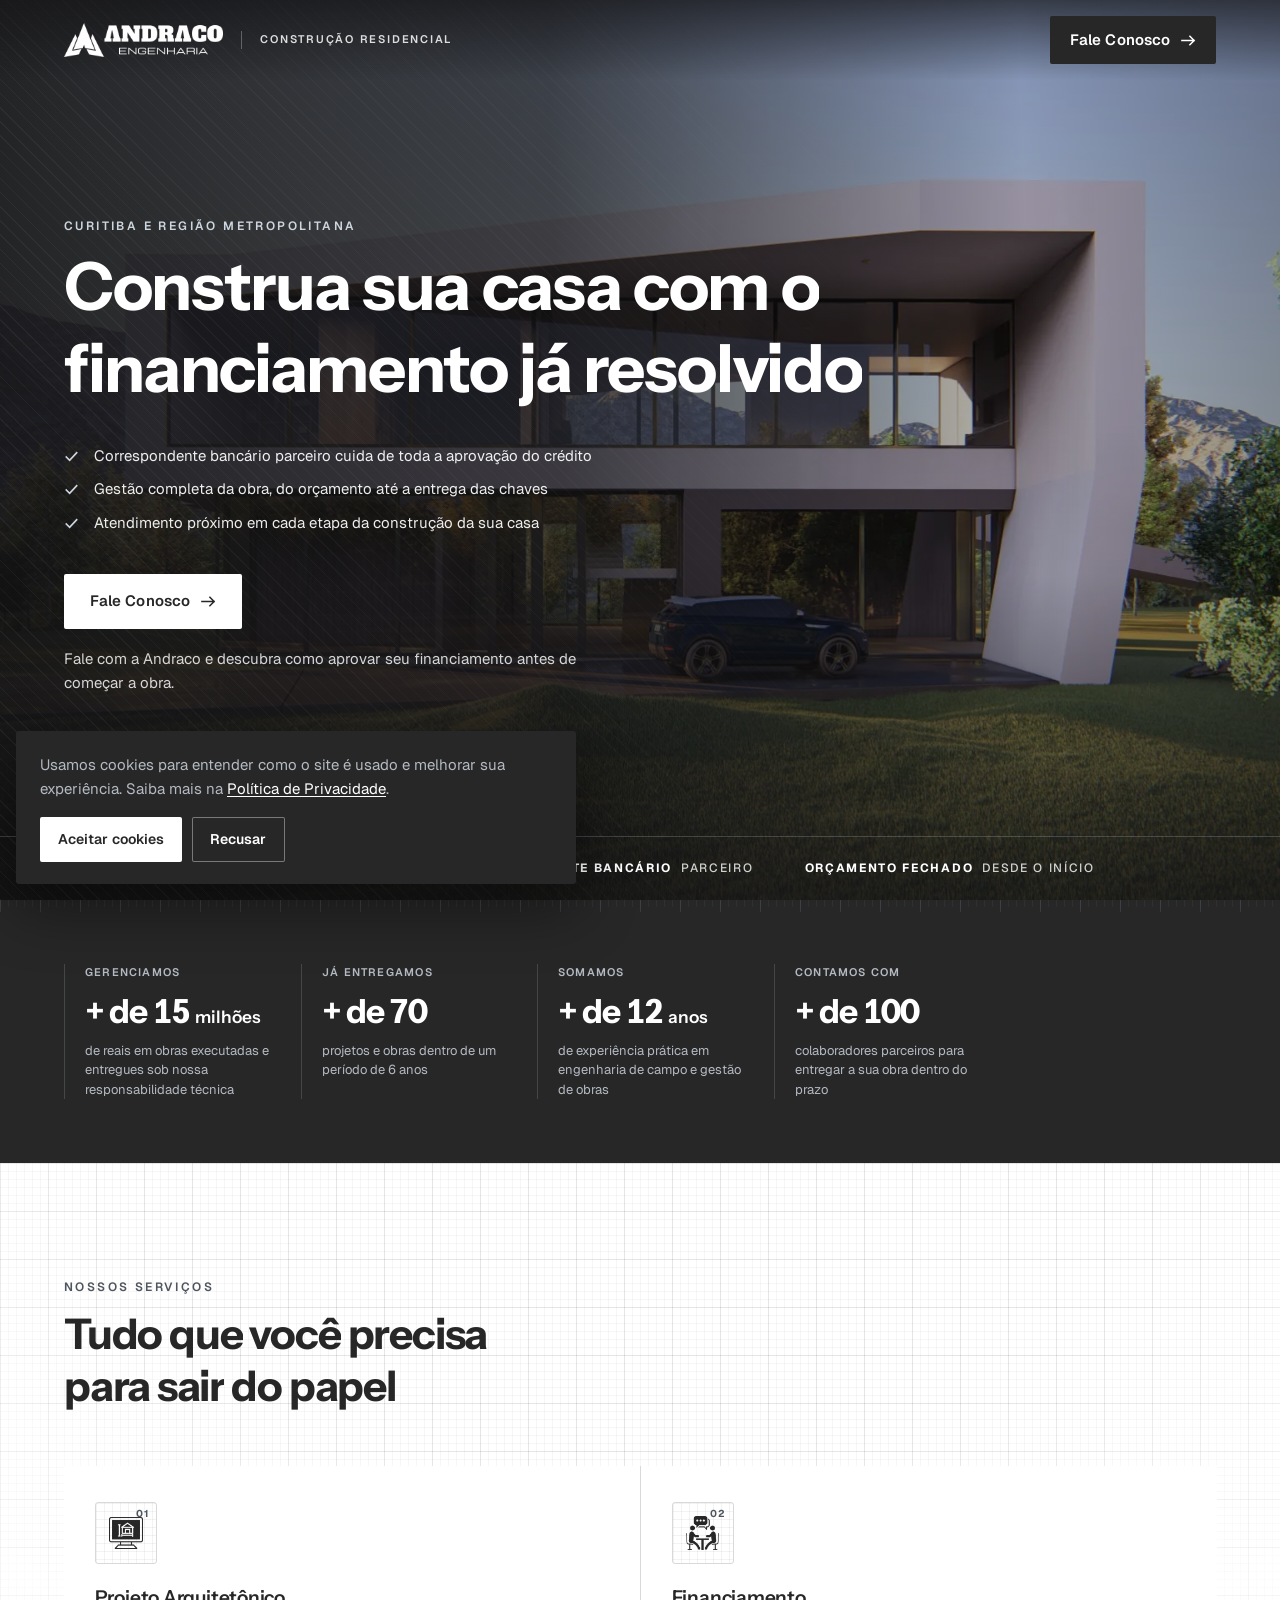
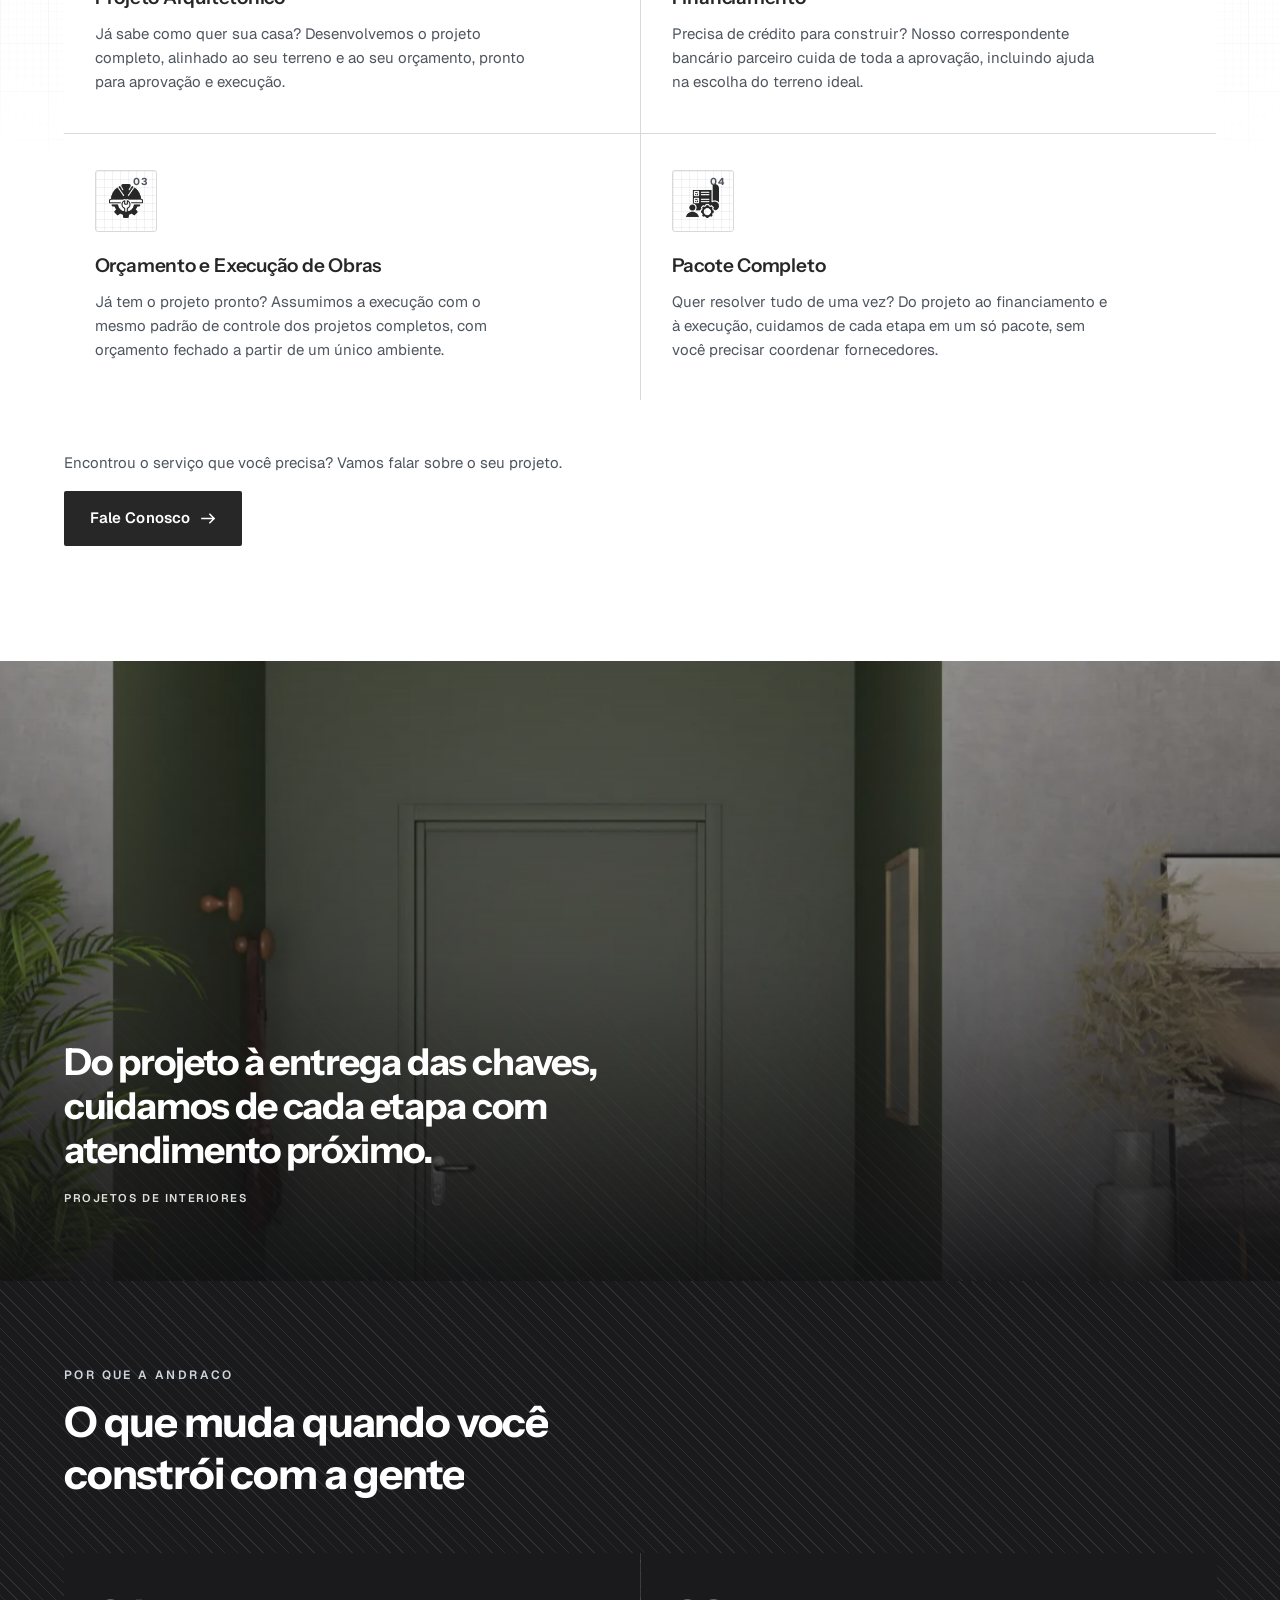
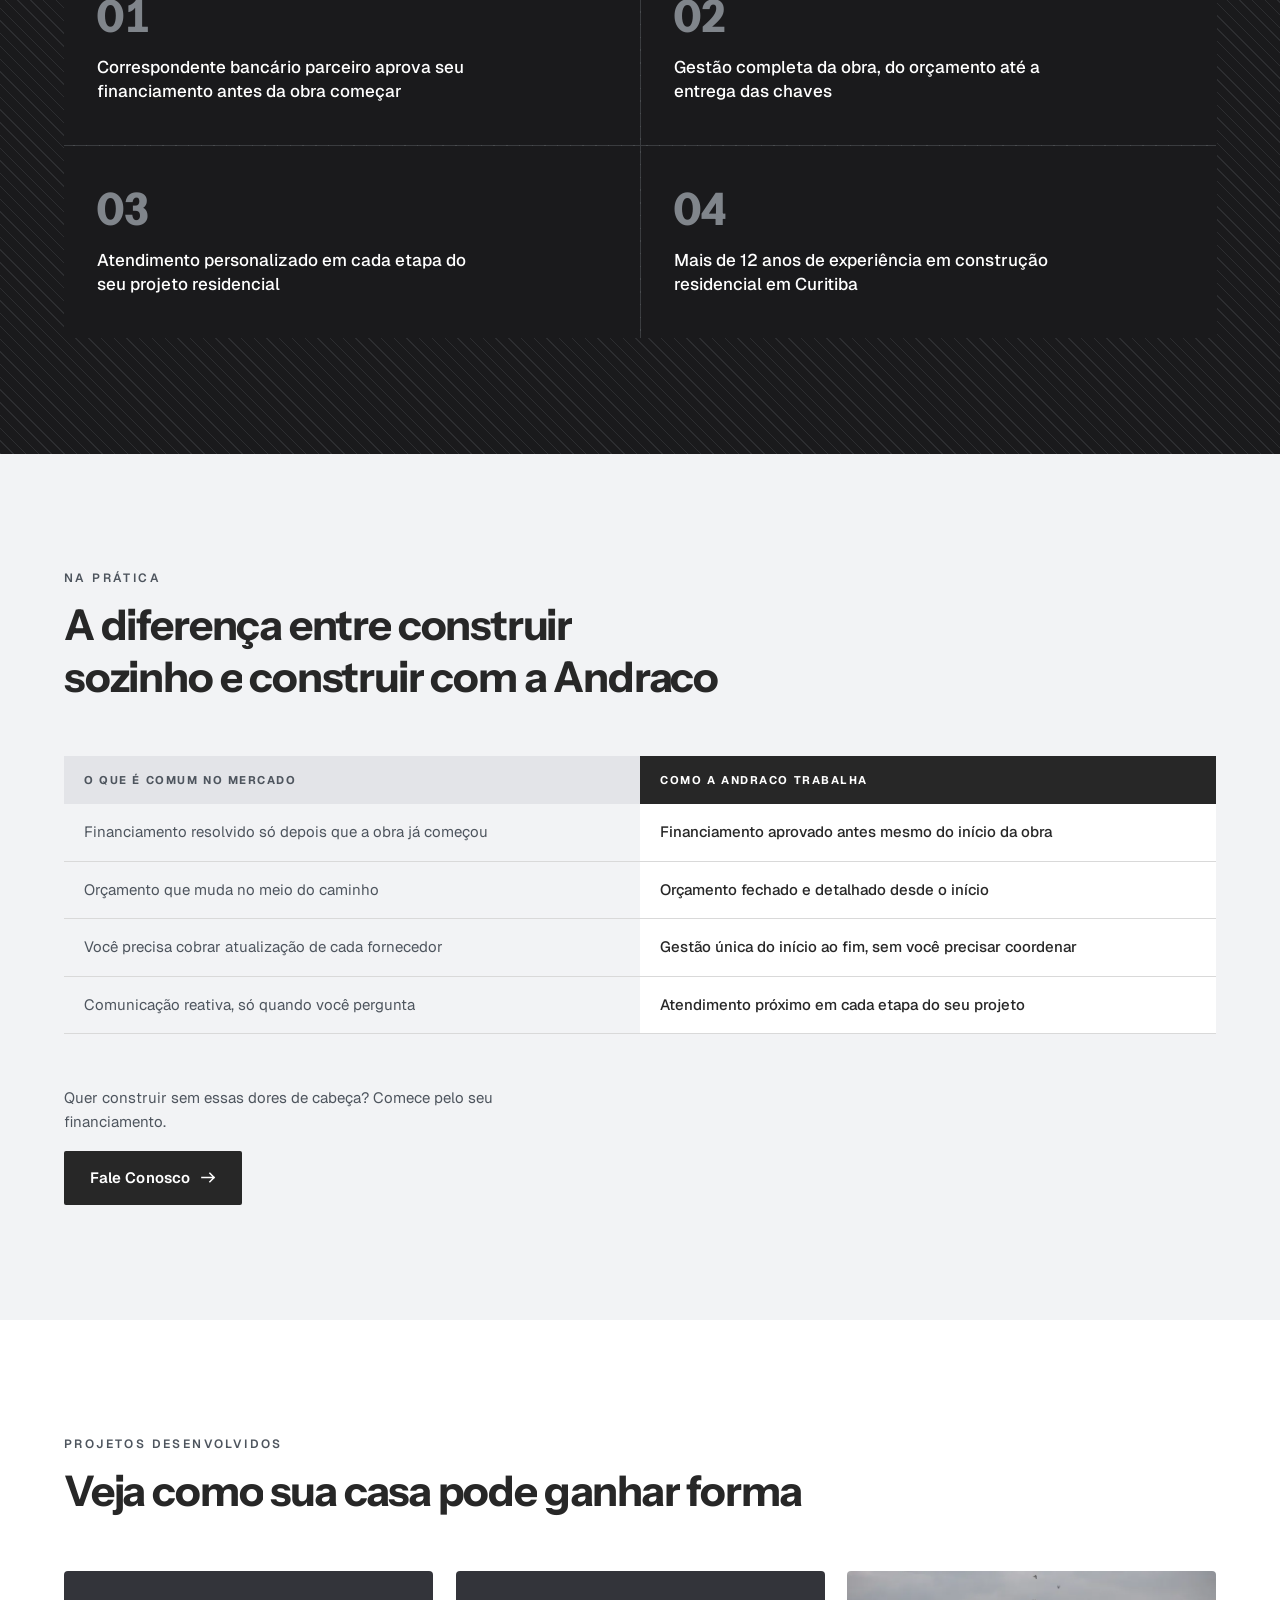
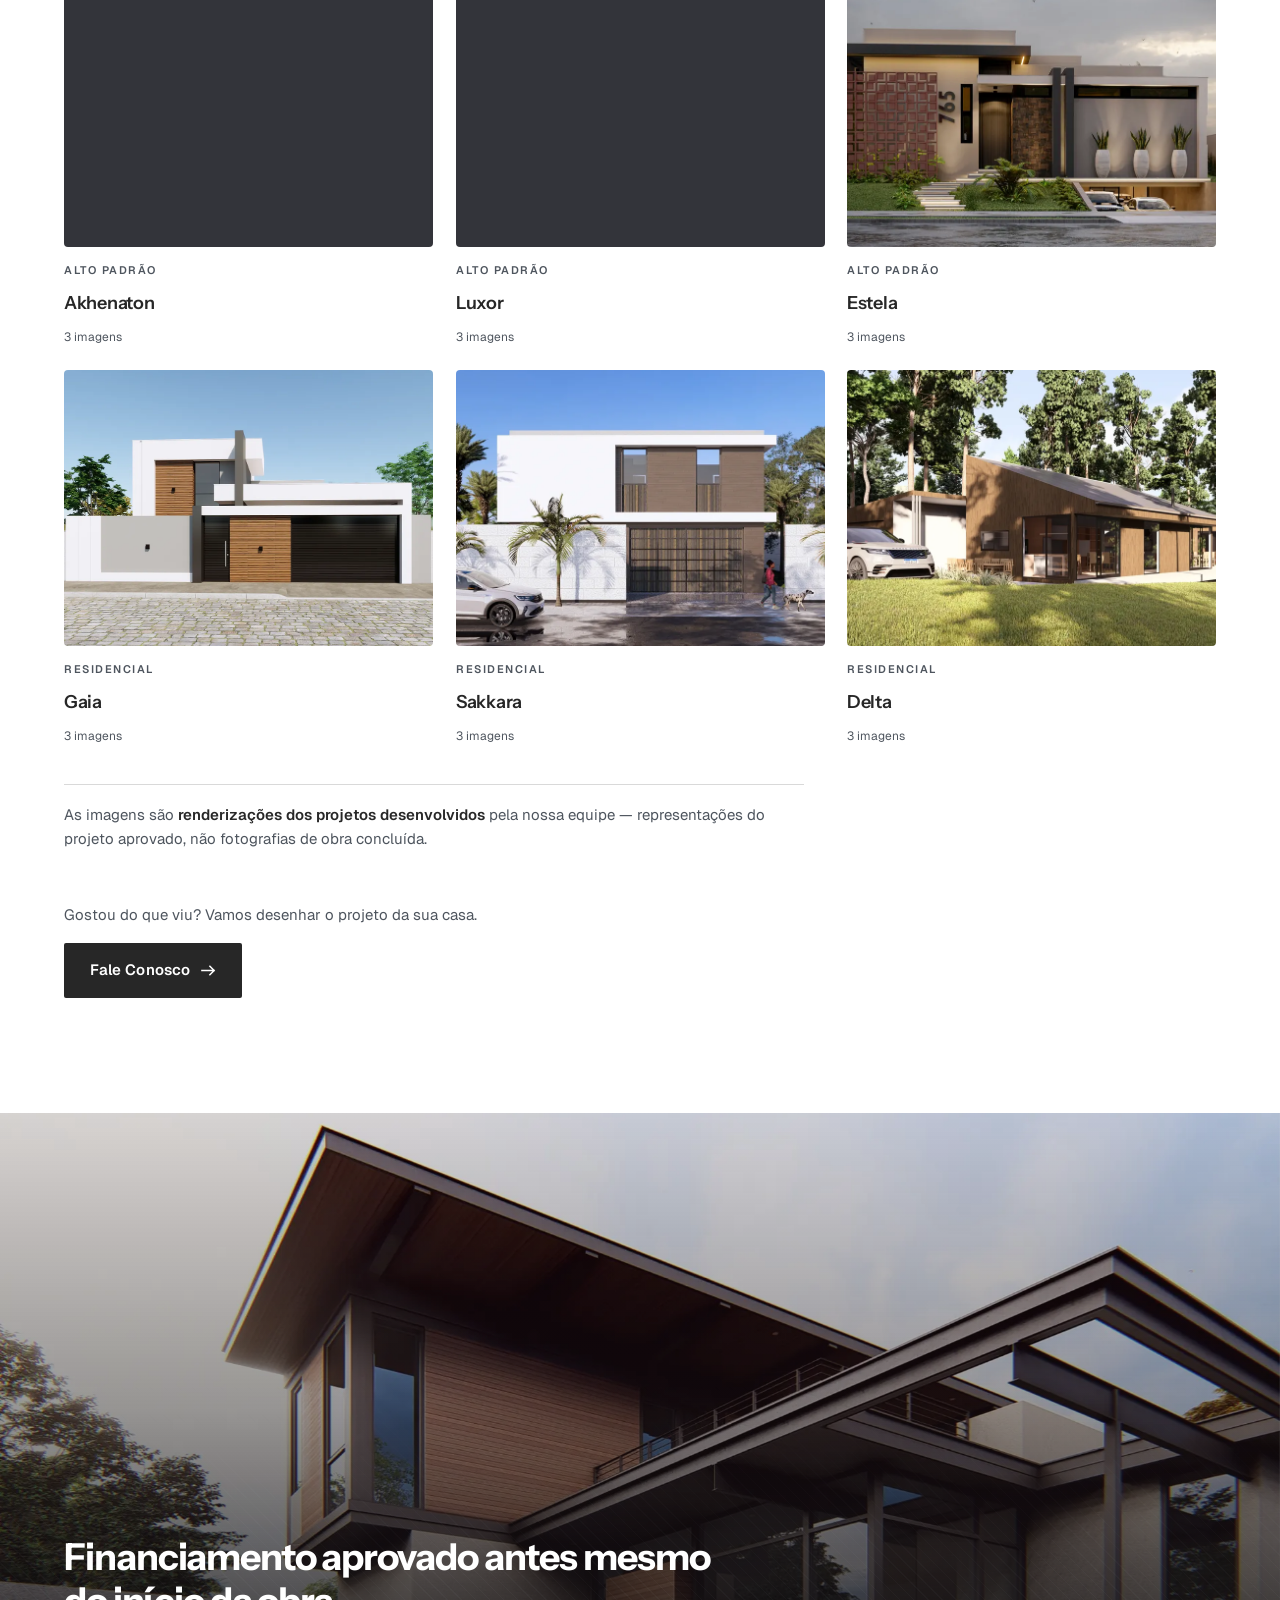
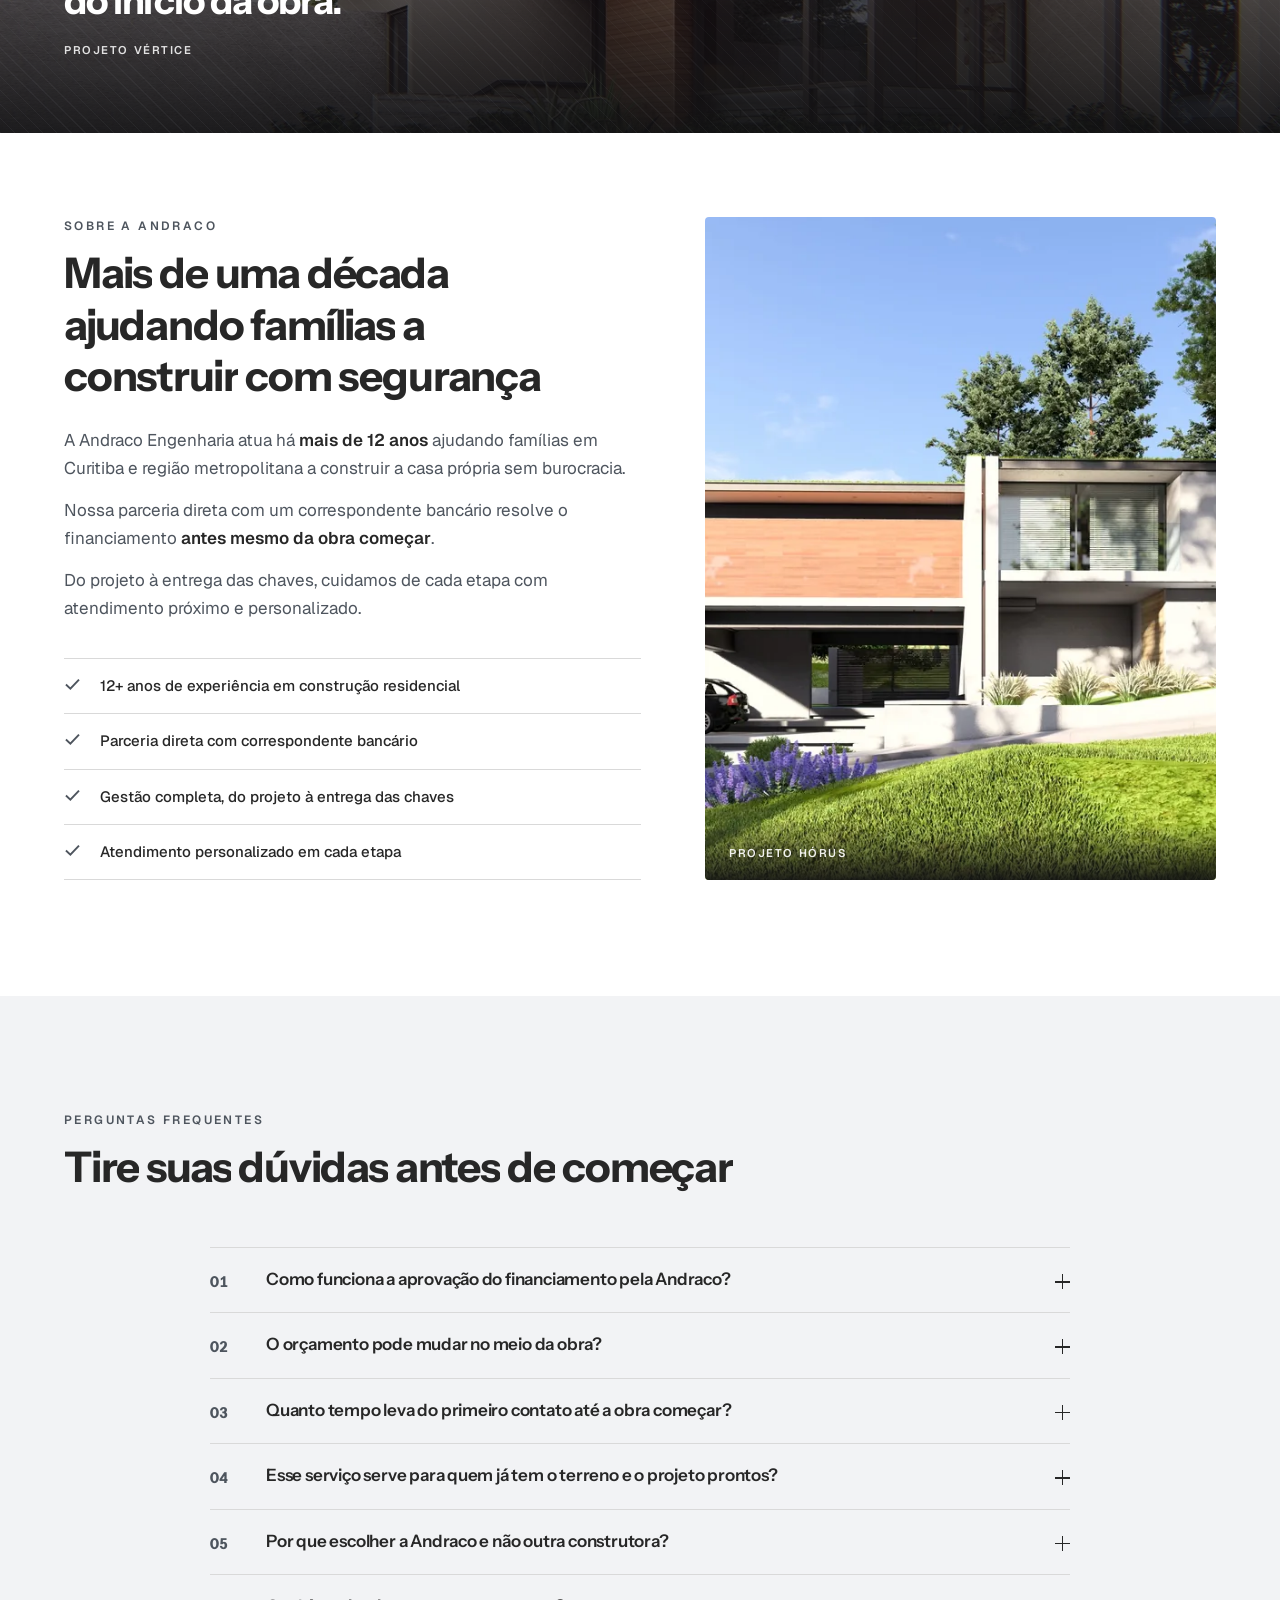
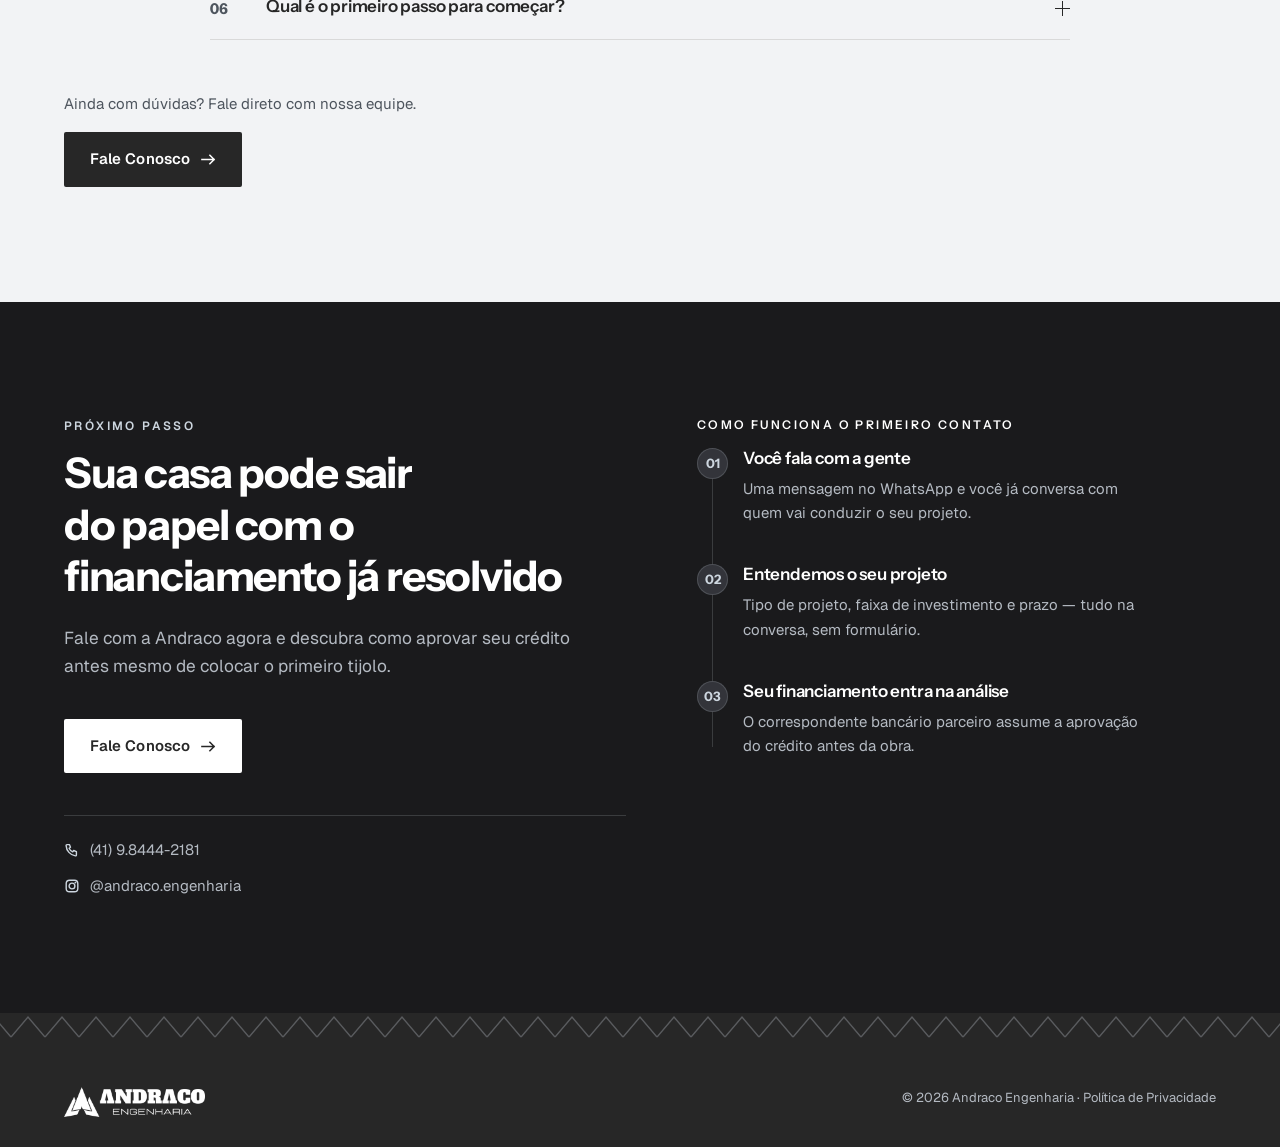
<file: deploy-hostinger-lp/index.html>
<!DOCTYPE html>
<html lang="pt-BR">
<head>
<meta charset="UTF-8">
<meta name="viewport" content="width=device-width, initial-scale=1">
<title>Construa sua casa com o financiamento já resolvido | Andraco Engenharia</title>
<meta name="description" content="Correspondente bancário parceiro cuida de toda a aprovação do crédito. Gestão completa da obra, do orçamento à entrega das chaves. Mais de 12 anos em construção residencial em Curitiba.">
<!-- Página de teste A/B contra a home, servida a tráfego pago.
     noindex evita competir/canibalizar a home no orgânico. Ver report. -->
<meta name="robots" content="noindex, follow">
<meta name="theme-color" content="#1A1A1C">
<link rel="icon" href="assets/logos/favicon-32.png" sizes="32x32">
<link rel="apple-touch-icon" href="assets/logos/favicon-180.png">

<meta property="og:type" content="website">
<meta property="og:title" content="Construa sua casa com o financiamento já resolvido">
<meta property="og:description" content="Correspondente bancário parceiro cuida de toda a aprovação do crédito. Gestão completa da obra, do orçamento à entrega das chaves.">
<meta property="og:image" content="https://andracoengenharia.com.br/assets/img/hero-lp.webp">
<meta property="og:locale" content="pt_BR">

<link rel="preconnect" href="https://fonts.googleapis.com">
<link rel="preconnect" href="https://fonts.gstatic.com" crossorigin>
<link href="https://fonts.googleapis.com/css2?family=Geist:wght@400;500;600&family=Instrument+Sans:wght@600;700&display=swap" rel="stylesheet">
<link rel="preload" as="image" href="assets/img/hero-lp.webp" fetchpriority="high">
<link rel="stylesheet" href="css/styles.css">

<!-- Consent Mode v2 — tudo negado até o visitante escolher no banner (LGPD).
     Precisa rodar ANTES do GTM, senão as tags disparam antes do consentimento. -->
<script>
  window.dataLayer = window.dataLayer || [];
  function gtag(){ dataLayer.push(arguments); }
  gtag('consent','default',{
    ad_storage:'denied', ad_user_data:'denied', ad_personalization:'denied',
    analytics_storage:'denied',
    functionality_storage:'granted', security_storage:'granted',
    wait_for_update: 500
  });
  try {
    if (localStorage.getItem('andraco_consent_v1') === 'granted') {
      gtag('consent','update',{
        ad_storage:'granted', ad_user_data:'granted',
        ad_personalization:'granted', analytics_storage:'granted'
      });
    }
  } catch (e) { /* modo privado: segue negado */ }
</script>
<!-- Google Tag Manager -->
<script>(function(w,d,s,l,i){w[l]=w[l]||[];w[l].push({'gtm.start':new Date().getTime(),event:'gtm.js'});
var f=d.getElementsByTagName(s)[0],j=d.createElement(s),dl=l!='dataLayer'?'&l='+l:'';j.async=true;
j.src='https://www.googletagmanager.com/gtm.js?id='+i+dl;f.parentNode.insertBefore(j,f);})
(window,document,'script','dataLayer','GTM-P6RVST79');</script>
</head>
<body>
<noscript><iframe src="https://www.googletagmanager.com/ns.html?id=GTM-P6RVST79"
  height="0" width="0" style="display:none;visibility:hidden" title="Google Tag Manager"></iframe></noscript>
<script>
  document.documentElement.setAttribute('data-motion','on');
  setTimeout(function(){ if(!window.__motionReady) document.documentElement.removeAttribute('data-motion'); },2500);
</script>

<svg width="0" height="0" aria-hidden="true" style="position:absolute" focusable="false">
  <symbol id="i-arrow" viewBox="0 0 16 16"><path d="M1 8h13M9.5 3.5 14 8l-4.5 4.5" fill="none" stroke="currentColor" stroke-width="1.6" stroke-linecap="square"/></symbol>
  <symbol id="i-check" viewBox="0 0 16 16"><path d="M2.5 8.6 6 12l7.5-8" fill="none" stroke="currentColor" stroke-width="1.8" stroke-linecap="square"/></symbol>
  <symbol id="i-zoom" viewBox="0 0 16 16"><circle cx="7" cy="7" r="4.6" fill="none" stroke="currentColor" stroke-width="1.4"/><path d="M10.6 10.6 14.4 14.4M5 7h4M7 5v4" stroke="currentColor" stroke-width="1.4" stroke-linecap="square"/></symbol>
  <symbol id="i-phone" viewBox="0 0 16 16"><path d="M3 2.6h2.4l1.1 2.7-1.4 1a7.4 7.4 0 0 0 3.6 3.6l1-1.4 2.7 1.1V13a.9.9 0 0 1-1 .9A11 11 0 0 1 2.1 3.6a.9.9 0 0 1 .9-1z" fill="none" stroke="currentColor" stroke-width="1.4" stroke-linejoin="round"/></symbol>
  <symbol id="i-insta" viewBox="0 0 16 16"><rect x="2.2" y="2.2" width="11.6" height="11.6" rx="3.4" fill="none" stroke="currentColor" stroke-width="1.4"/><circle cx="8" cy="8" r="2.9" fill="none" stroke="currentColor" stroke-width="1.4"/><circle cx="11.4" cy="4.6" r=".95" fill="currentColor"/></symbol>
  <symbol id="i-close" viewBox="0 0 16 16"><path d="m3.5 3.5 9 9m0-9-9 9" stroke="currentColor" stroke-width="1.5" stroke-linecap="square"/></symbol>
  <symbol id="i-prev" viewBox="0 0 16 16"><path d="M10 2.5 4.5 8l5.5 5.5" fill="none" stroke="currentColor" stroke-width="1.5" stroke-linecap="square"/></symbol>
  <symbol id="i-next" viewBox="0 0 16 16"><path d="M6 2.5 11.5 8 6 13.5" fill="none" stroke="currentColor" stroke-width="1.5" stroke-linecap="square"/></symbol>
</svg>

<a class="skip" href="#conteudo">Pular para o conteúdo principal</a>

<!-- ============================== HEADER (enxuto — é LP) ============================== -->
<header class="hdr hdr--lp">
  <div class="container">
    <a class="hdr-logo" href="#top" aria-label="Andraco Engenharia">
      <img src="assets/logos/logo-white.png" alt="Andraco Engenharia" width="900" height="192">
    </a>
    <span class="lp-badge">Construção residencial</span>
    <a class="btn" data-wa-btn="hero">Fale Conosco <svg width="15" height="15" aria-hidden="true"><use href="#i-arrow"/></svg></a>
  </div>
</header>

<!-- ============================== HERO ============================== -->
<section class="hero" id="top">
  <div class="hero-media">
    <img src="assets/img/hero-lp.webp" alt="Projeto Luxor: volume branco escultórico com fechamento em vidro, desenvolvido pela Andraco Engenharia" width="2000" height="1125" fetchpriority="high">
  </div>
  <div class="hero-veil" aria-hidden="true"></div>
  <div class="hero-tex" aria-hidden="true"></div>

  <div class="hero-body">
    <div class="container">
      <div class="hero-inner" data-reveal>
        <span class="eyebrow">Curitiba e região metropolitana</span>
        <h1 data-hero-h>Construa sua casa com o financiamento já resolvido</h1>
        <ul class="hero-bullets">
          <li><svg width="15" height="15" aria-hidden="true"><use href="#i-check"/></svg><span>Correspondente bancário parceiro cuida de toda a aprovação do crédito</span></li>
          <li><svg width="15" height="15" aria-hidden="true"><use href="#i-check"/></svg><span>Gestão completa da obra, do orçamento até a entrega das chaves</span></li>
          <li><svg width="15" height="15" aria-hidden="true"><use href="#i-check"/></svg><span>Atendimento próximo em cada etapa da construção da sua casa</span></li>
        </ul>
        <div class="hero-actions">
          <a class="btn" data-wa-btn="hero">Fale Conosco <svg width="15" height="15" aria-hidden="true"><use href="#i-arrow"/></svg></a>
        </div>
        <p class="cta-note" style="margin:18px 0 0;color:rgba(255,255,255,.82)">Fale com a Andraco e descubra como aprovar seu financiamento antes de começar a obra.</p>
      </div>
    </div>
  </div>

  <div class="hero-rail">
    <div class="container">
      <ul>
        <li><b>+ de 12 anos</b> em construção residencial</li>
        <li><b>Correspondente bancário</b> parceiro</li>
        <li><b>Orçamento fechado</b> desde o início</li>
      </ul>
    </div>
  </div>
</section>

<main id="conteudo">

<!-- ============================== NÚMEROS DE AUTORIDADE ============================== -->
<section class="band" aria-label="Andraco em números">
  <div class="pat-rule" aria-hidden="true"></div>
  <div class="container">
    <ul>
      <li data-reveal>
        <span class="pre">Gerenciamos</span>
        <span class="n">+ de 15 <em>milhões</em></span>
        <span class="l">de reais em obras executadas e entregues sob nossa responsabilidade técnica</span>
      </li>
      <li data-reveal>
        <span class="pre">Já entregamos</span>
        <span class="n">+ de 70</span>
        <span class="l">projetos e obras dentro de um período de 6 anos</span>
      </li>
      <li data-reveal>
        <span class="pre">Somamos</span>
        <span class="n">+ de 12 <em>anos</em></span>
        <span class="l">de experiência prática em engenharia de campo e gestão de obras</span>
      </li>
      <li data-reveal>
        <span class="pre">Contamos com</span>
        <span class="n">+ de 100</span>
        <span class="l">colaboradores parceiros para entregar a sua obra dentro do prazo</span>
      </li>
    </ul>
  </div>
</section>

<!-- ============================== ATUAÇÃO (4 · ícones oficiais) ============================== -->
<section class="sec pat-grid" id="servicos">
  <div class="container">
    <div class="sec-head" data-reveal>
      <span class="eyebrow">Nossos serviços</span>
      <h2>Tudo que você precisa para sair do papel</h2>
    </div>

    <div class="svc svc--quad">
      <article class="svc-item" data-reveal>
        <span class="svc-badge"><span class="svc-n">01</span><img src="assets/icons/arquitetonico.png" alt="" width="34" height="34" loading="lazy" aria-hidden="true"></span>
        <h3>Projeto Arquitetônico</h3>
        <p>Já sabe como quer sua casa? Desenvolvemos o projeto completo, alinhado ao seu terreno e ao seu orçamento, pronto para aprovação e execução.</p>
      </article>
      <article class="svc-item" data-reveal>
        <span class="svc-badge"><span class="svc-n">02</span><img src="assets/icons/consultoria.png" alt="" width="34" height="34" loading="lazy" aria-hidden="true"></span>
        <h3>Financiamento</h3>
        <p>Precisa de crédito para construir? Nosso correspondente bancário parceiro cuida de toda a aprovação, incluindo ajuda na escolha do terreno ideal.</p>
      </article>
      <article class="svc-item" data-reveal>
        <span class="svc-badge"><span class="svc-n">03</span><img src="assets/icons/execucao.png" alt="" width="34" height="34" loading="lazy" aria-hidden="true"></span>
        <h3>Orçamento e Execução de Obras</h3>
        <p>Já tem o projeto pronto? Assumimos a execução com o mesmo padrão de controle dos projetos completos, com orçamento fechado a partir de um único ambiente.</p>
      </article>
      <article class="svc-item" data-reveal>
        <span class="svc-badge"><span class="svc-n">04</span><img src="assets/icons/executivo.png" alt="" width="34" height="34" loading="lazy" aria-hidden="true"></span>
        <h3>Pacote Completo</h3>
        <p>Quer resolver tudo de uma vez? Do projeto ao financiamento e à execução, cuidamos de cada etapa em um só pacote, sem você precisar coordenar fornecedores.</p>
      </article>
    </div>

    <div class="cta-row" data-reveal>
      <p class="cta-note">Encontrou o serviço que você precisa? Vamos falar sobre o seu projeto.</p>
      <a class="btn" data-wa-btn="servicos">Fale Conosco <svg width="15" height="15" aria-hidden="true"><use href="#i-arrow"/></svg></a>
    </div>
  </div>
</section>

<!-- ============================== FAIXA 1 ============================== -->
<section class="strip" aria-label="Interiores de projeto desenvolvido">
  <div class="strip-media"><img src="assets/img/faixa-gourmet.webp" alt="Corredor interno com marcenaria sob medida e iluminação embutida" width="1900" height="1069" loading="lazy" decoding="async"></div>
  <div class="strip-body">
    <div class="container">
      <p class="q" data-reveal>Do projeto à entrega das chaves, cuidamos de cada etapa com atendimento próximo.</p>
      <p class="src" data-reveal="soft">Projetos de interiores</p>
    </div>
  </div>
</section>

<!-- ============================== DIFERENCIAIS ============================== -->
<section class="sec sec--after-strip bg-dark pat-hatch" id="diferenciais">
  <div class="container">
    <div class="sec-head" data-reveal>
      <span class="eyebrow">Por que a Andraco</span>
      <h2>O que muda quando você constrói com a gente</h2>
    </div>
    <ul class="bignum">
      <li data-reveal><span class="n">01</span><p>Correspondente bancário parceiro aprova seu financiamento antes da obra começar</p></li>
      <li data-reveal><span class="n">02</span><p>Gestão completa da obra, do orçamento até a entrega das chaves</p></li>
      <li data-reveal><span class="n">03</span><p>Atendimento personalizado em cada etapa do seu projeto residencial</p></li>
      <li data-reveal><span class="n">04</span><p>Mais de 12 anos de experiência em construção residencial em Curitiba</p></li>
    </ul>
  </div>
</section>

<!-- ============================== COMPARATIVO ============================== -->
<section class="sec bg-paper" id="comparativo">
  <div class="container">
    <div class="sec-head" data-reveal>
      <span class="eyebrow">Na prática</span>
      <h2>A diferença entre construir sozinho e construir com a Andraco</h2>
    </div>

    <div data-reveal>
      <table class="cmp">
        <caption>Comparação entre a prática comum do mercado e o método da Andraco</caption>
        <thead>
          <tr><th scope="col">O que é comum no mercado</th><th scope="col">Como a Andraco trabalha</th></tr>
        </thead>
        <tbody>
          <tr><td>Financiamento resolvido só depois que a obra já começou</td><td>Financiamento aprovado antes mesmo do início da obra</td></tr>
          <tr><td>Orçamento que muda no meio do caminho</td><td>Orçamento fechado e detalhado desde o início</td></tr>
          <tr><td>Você precisa cobrar atualização de cada fornecedor</td><td>Gestão única do início ao fim, sem você precisar coordenar</td></tr>
          <tr><td>Comunicação reativa, só quando você pergunta</td><td>Atendimento próximo em cada etapa do seu projeto</td></tr>
        </tbody>
      </table>

      <!-- mesma informação em cartões empilhados para telas estreitas (<=900px) -->
      <ul class="cmp-cards">
        <li>
          <div class="row"><span class="lbl">Comum no mercado</span><span class="v">Financiamento resolvido só depois que a obra já começou</span></div>
          <div class="row"><span class="lbl">Com a Andraco</span><span class="v">Financiamento aprovado antes mesmo do início da obra</span></div>
        </li>
        <li>
          <div class="row"><span class="lbl">Comum no mercado</span><span class="v">Orçamento que muda no meio do caminho</span></div>
          <div class="row"><span class="lbl">Com a Andraco</span><span class="v">Orçamento fechado e detalhado desde o início</span></div>
        </li>
        <li>
          <div class="row"><span class="lbl">Comum no mercado</span><span class="v">Você precisa cobrar atualização de cada fornecedor</span></div>
          <div class="row"><span class="lbl">Com a Andraco</span><span class="v">Gestão única do início ao fim, sem você precisar coordenar</span></div>
        </li>
        <li>
          <div class="row"><span class="lbl">Comum no mercado</span><span class="v">Comunicação reativa, só quando você pergunta</span></div>
          <div class="row"><span class="lbl">Com a Andraco</span><span class="v">Atendimento próximo em cada etapa do seu projeto</span></div>
        </li>
      </ul>
    </div>

    <div class="cta-row" data-reveal>
      <p class="cta-note">Quer construir sem essas dores de cabeça? Comece pelo seu financiamento.</p>
      <a class="btn" data-wa-btn="comparativo">Fale Conosco <svg width="15" height="15" aria-hidden="true"><use href="#i-arrow"/></svg></a>
    </div>
  </div>
</section>

<!-- ============================== PROJETOS DESENVOLVIDOS ============================== -->
<section class="sec" id="projetos">
  <div class="container">
    <div class="sec-head" data-reveal>
      <span class="eyebrow">Projetos desenvolvidos</span>
      <h2>Veja como sua casa pode ganhar forma</h2>
    </div>

    <div class="pf">
      <button class="pf-card" type="button" data-reveal="fig" data-title="Projeto Akhenaton"
        data-gallery="assets/img/portfolio/akhenaton/01.webp|assets/img/portfolio/akhenaton/02.webp|assets/img/portfolio/akhenaton/03.webp">
        <span class="pf-thumb"><img src="assets/img/portfolio/akhenaton/cover.webp" alt="Projeto Akhenaton: residência horizontal em concreto, madeira e vidro" width="1000" height="563" loading="lazy" decoding="async"><span class="pf-zoom"><svg width="16" height="16" aria-hidden="true"><use href="#i-zoom"/></svg></span></span>
        <span class="pf-meta"><span class="pf-cat">Alto padrão</span><h3>Akhenaton</h3><span class="pf-count">3 imagens</span></span>
      </button>

      <button class="pf-card" type="button" data-reveal="fig" data-title="Projeto Luxor"
        data-gallery="assets/img/portfolio/luxor/01.webp|assets/img/portfolio/luxor/02.webp|assets/img/portfolio/luxor/03.webp">
        <span class="pf-thumb"><img src="assets/img/portfolio/luxor/cover.webp" alt="Projeto Luxor: volume branco escultórico suspenso com fechamento em vidro" width="1000" height="563" loading="lazy" decoding="async"><span class="pf-zoom"><svg width="16" height="16" aria-hidden="true"><use href="#i-zoom"/></svg></span></span>
        <span class="pf-meta"><span class="pf-cat">Alto padrão</span><h3>Luxor</h3><span class="pf-count">3 imagens</span></span>
      </button>

      <button class="pf-card" type="button" data-reveal="fig" data-title="Projeto Estela"
        data-gallery="assets/img/portfolio/estela/01.webp|assets/img/portfolio/estela/02.webp|assets/img/portfolio/estela/03.webp">
        <span class="pf-thumb"><img src="assets/img/portfolio/estela/cover.webp" alt="Projeto Estela: fachada com painel de cobogó em terracota e revestimento em pedra" width="1000" height="563" loading="lazy" decoding="async"><span class="pf-zoom"><svg width="16" height="16" aria-hidden="true"><use href="#i-zoom"/></svg></span></span>
        <span class="pf-meta"><span class="pf-cat">Alto padrão</span><h3>Estela</h3><span class="pf-count">3 imagens</span></span>
      </button>

      <button class="pf-card" type="button" data-reveal="fig" data-title="Projeto Gaia"
        data-gallery="assets/img/portfolio/gaia/01.webp|assets/img/portfolio/gaia/02.webp|assets/img/portfolio/gaia/03.webp">
        <span class="pf-thumb"><img src="assets/img/portfolio/gaia/cover.webp" alt="Projeto Gaia: volumes brancos com painel vertical em madeira e garagem coberta" width="1000" height="563" loading="lazy" decoding="async"><span class="pf-zoom"><svg width="16" height="16" aria-hidden="true"><use href="#i-zoom"/></svg></span></span>
        <span class="pf-meta"><span class="pf-cat">Residencial</span><h3>Gaia</h3><span class="pf-count">3 imagens</span></span>
      </button>

      <button class="pf-card" type="button" data-reveal="fig" data-title="Projeto Sakkara"
        data-gallery="assets/img/portfolio/sakkara/01.webp|assets/img/portfolio/sakkara/02.webp|assets/img/portfolio/sakkara/03.webp">
        <span class="pf-thumb"><img src="assets/img/portfolio/sakkara/cover.webp" alt="Projeto Sakkara: sobrado de fachada branca com painel em madeira e portão metálico" width="1000" height="563" loading="lazy" decoding="async"><span class="pf-zoom"><svg width="16" height="16" aria-hidden="true"><use href="#i-zoom"/></svg></span></span>
        <span class="pf-meta"><span class="pf-cat">Residencial</span><h3>Sakkara</h3><span class="pf-count">3 imagens</span></span>
      </button>

      <button class="pf-card" type="button" data-reveal="fig" data-title="Projeto Delta"
        data-gallery="assets/img/portfolio/delta/01.webp|assets/img/portfolio/delta/02.webp|assets/img/portfolio/delta/03.webp">
        <span class="pf-thumb"><img src="assets/img/portfolio/delta/cover.webp" alt="Projeto Delta: casa térrea com cobertura inclinada em terreno arborizado" width="1000" height="563" loading="lazy" decoding="async"><span class="pf-zoom"><svg width="16" height="16" aria-hidden="true"><use href="#i-zoom"/></svg></span></span>
        <span class="pf-meta"><span class="pf-cat">Residencial</span><h3>Delta</h3><span class="pf-count">3 imagens</span></span>
      </button>
    </div>

    <p class="pf-note" data-reveal="soft">As imagens são <strong>renderizações dos projetos desenvolvidos</strong> pela nossa equipe — representações do projeto aprovado, não fotografias de obra concluída.</p>

    <div class="cta-row" data-reveal>
      <p class="cta-note">Gostou do que viu? Vamos desenhar o projeto da sua casa.</p>
      <a class="btn" data-wa-btn="projetos">Fale Conosco <svg width="15" height="15" aria-hidden="true"><use href="#i-arrow"/></svg></a>
    </div>
  </div>
</section>

<!-- ============================== FAIXA 2 ============================== -->
<section class="strip" aria-label="Projeto Vértice">
  <div class="strip-media"><img src="assets/img/faixa-projeto.webp" alt="Projeto Vértice: residência em madeira e alvenaria implantada em terreno inclinado" width="1900" height="1069" loading="lazy" decoding="async"></div>
  <div class="strip-body">
    <div class="container">
      <p class="q" data-reveal>Financiamento aprovado antes mesmo do início da obra.</p>
      <p class="src" data-reveal="soft">Projeto Vértice</p>
    </div>
  </div>
</section>

<!-- ============================== SOBRE ============================== -->
<section class="sec sec--after-strip" id="sobre">
  <div class="container">
    <div class="split split--flip">
      <figure class="split-fig" data-reveal="fig">
        <img src="assets/img/split-financiamento.webp" alt="Projeto Hórus: residência de dois pavimentos com estrutura aparente e jardim frontal" width="1300" height="731" loading="lazy" decoding="async">
        <figcaption>Projeto Hórus</figcaption>
      </figure>
      <div class="split-body" data-rv="right" data-reveal>
        <span class="eyebrow">Sobre a Andraco</span>
        <h2>Mais de uma década ajudando famílias a construir com segurança</h2>
        <div class="prose">
          <p>A Andraco Engenharia atua há <strong>mais de 12 anos</strong> ajudando famílias em Curitiba e região metropolitana a construir a casa própria sem burocracia.</p>
          <p>Nossa parceria direta com um correspondente bancário resolve o financiamento <strong>antes mesmo da obra começar</strong>.</p>
          <p>Do projeto à entrega das chaves, cuidamos de cada etapa com atendimento próximo e personalizado.</p>
        </div>
        <ul class="checklist">
          <li><svg width="17" height="17" aria-hidden="true"><use href="#i-check"/></svg><span>12+ anos de experiência em construção residencial</span></li>
          <li><svg width="17" height="17" aria-hidden="true"><use href="#i-check"/></svg><span>Parceria direta com correspondente bancário</span></li>
          <li><svg width="17" height="17" aria-hidden="true"><use href="#i-check"/></svg><span>Gestão completa, do projeto à entrega das chaves</span></li>
          <li><svg width="17" height="17" aria-hidden="true"><use href="#i-check"/></svg><span>Atendimento personalizado em cada etapa</span></li>
        </ul>
      </div>
    </div>
  </div>
</section>

<!-- ============================== FAQ ============================== -->
<section class="sec bg-paper" id="faq">
  <div class="container">
    <div class="sec-head" data-reveal>
      <span class="eyebrow">Perguntas frequentes</span>
      <h2>Tire suas dúvidas antes de começar</h2>
    </div>
    <div class="faq" data-reveal>
      <details>
        <summary><span class="q-n">01</span><span class="q-t">Como funciona a aprovação do financiamento pela Andraco?</span><span class="q-i" aria-hidden="true"></span></summary>
        <p class="faq-a">Nosso correspondente bancário parceiro analisa seu perfil e cuida de toda a burocracia do crédito, incluindo apoio na escolha do terreno. Você só assina depois que tudo já está resolvido.</p>
      </details>
      <details>
        <summary><span class="q-n">02</span><span class="q-t">O orçamento pode mudar no meio da obra?</span><span class="q-i" aria-hidden="true"></span></summary>
        <p class="faq-a">Trabalhamos com orçamento fechado e detalhado desde o início. No primeiro contato, levantamos todas as informações para apresentar um valor claro antes de você decidir.</p>
      </details>
      <details>
        <summary><span class="q-n">03</span><span class="q-t">Quanto tempo leva do primeiro contato até a obra começar?</span><span class="q-i" aria-hidden="true"></span></summary>
        <p class="faq-a">Depende do seu projeto e da etapa em que você está hoje. Assim que falamos com você, já organizamos um cronograma com prazos definidos para cada etapa.</p>
      </details>
      <details>
        <summary><span class="q-n">04</span><span class="q-t">Esse serviço serve para quem já tem o terreno e o projeto prontos?</span><span class="q-i" aria-hidden="true"></span></summary>
        <p class="faq-a">Sim. Se você já tem projeto e terreno, assumimos a execução com o mesmo padrão de controle dos pacotes completos. Se ainda não tem nada disso, também cuidamos de tudo desde o início.</p>
      </details>
      <details>
        <summary><span class="q-n">05</span><span class="q-t">Por que escolher a Andraco e não outra construtora?</span><span class="q-i" aria-hidden="true"></span></summary>
        <p class="faq-a">Poucas construtoras têm parceria direta com correspondente bancário para resolver seu financiamento antes da obra. Somamos isso a mais de 12 anos de gestão completa e atendimento próximo.</p>
      </details>
      <details>
        <summary><span class="q-n">06</span><span class="q-t">Qual é o primeiro passo para começar?</span><span class="q-i" aria-hidden="true"></span></summary>
        <p class="faq-a">É só falar com a gente pelo botão desta página. Em pouco tempo, alguém da nossa equipe entra em contato para entender seu projeto e já apresentar os próximos passos.</p>
      </details>
    </div>
    <div class="cta-row" data-reveal>
      <p class="cta-note">Ainda com dúvidas? Fale direto com nossa equipe.</p>
      <a class="btn" data-wa-btn="faq">Fale Conosco <svg width="15" height="15" aria-hidden="true"><use href="#i-arrow"/></svg></a>
    </div>
  </div>
</section>

<!-- ============================== CTA FINAL ============================== -->
<section class="sec bg-dark" id="contato">
  <div class="container">
    <div class="close">
      <div class="close-lead" data-reveal>
        <span class="eyebrow">Próximo passo</span>
        <h2>Sua casa pode sair do papel com o financiamento já resolvido</h2>
        <p class="lede">Fale com a Andraco agora e descubra como aprovar seu crédito antes mesmo de colocar o primeiro tijolo.</p>
        <a class="btn" data-wa-btn="contato">Fale Conosco <svg width="15" height="15" aria-hidden="true"><use href="#i-arrow"/></svg></a>
        <div class="contacts">
          <a href="tel:+5541984442181"><svg width="16" height="16" aria-hidden="true"><use href="#i-phone"/></svg>(41) 9.8444-2181</a>
          <a href="https://www.instagram.com/andraco.engenharia/" target="_blank" rel="noopener"><svg width="16" height="16" aria-hidden="true"><use href="#i-insta"/></svg>@andraco.engenharia</a>
        </div>
      </div>

      <div data-reveal="soft">
        <h3 class="close-aside__lbl">Como funciona o primeiro contato</h3>
        <ol class="flow">
          <li>
            <span class="dot">01</span>
            <h3>Você fala com a gente</h3>
            <p>Uma mensagem no WhatsApp e você já conversa com quem vai conduzir o seu projeto.</p>
          </li>
          <li>
            <span class="dot">02</span>
            <h3>Entendemos o seu projeto</h3>
            <p>Tipo de projeto, faixa de investimento e prazo — tudo na conversa, sem formulário.</p>
          </li>
          <li>
            <span class="dot">03</span>
            <h3>Seu financiamento entra na análise</h3>
            <p>O correspondente bancário parceiro assume a aprovação do crédito antes da obra.</p>
          </li>
        </ol>
      </div>
    </div>
  </div>
</section>

</main>

<!-- ============================== FOOTER (curto — é LP) ============================== -->
<footer class="ftr">
  <div class="pat-apex on-dark" aria-hidden="true"></div>
  <div class="container">
    <div class="ftr-bot" style="margin-top:0;padding-top:0;border:0">
      <span><img src="assets/logos/logo-white.png" alt="Andraco Engenharia" width="900" height="192" style="height:30px;width:auto" loading="lazy"></span>
      <span>© <span data-year>2026</span> Andraco Engenharia · <a href="privacidade.html">Política de Privacidade</a></span>
    </div>
  </div>
</footer>

<!-- ============================== LIGHTBOX ============================== -->
<div class="lb" role="dialog" aria-modal="true" aria-label="Galeria do projeto" aria-hidden="true">
  <div class="lb-bar">
    <span class="lb-title">Projeto</span>
    <span class="lb-idx">1 / 1</span>
    <button class="lb-btn lb-close" type="button" aria-label="Fechar galeria"><svg width="16" height="16" aria-hidden="true"><use href="#i-close"/></svg></button>
  </div>
  <div class="lb-stage">
    <button class="lb-btn lb-nav lb-prev" type="button" aria-label="Imagem anterior"><svg width="16" height="16" aria-hidden="true"><use href="#i-prev"/></svg></button>
    <img alt="" hidden>
    <button class="lb-btn lb-nav lb-next" type="button" aria-label="Próxima imagem"><svg width="16" height="16" aria-hidden="true"><use href="#i-next"/></svg></button>
  </div>
  <div class="lb-foot"></div>
</div>

<!-- ============================== COOKIES (LGPD) ============================== -->
<aside class="ck" role="region" aria-label="Aviso de cookies">
  <p>Usamos cookies para entender como o site é usado e melhorar sua experiência. Saiba mais na <a href="privacidade.html">Política de Privacidade</a>.</p>
  <div class="ck-row">
    <button class="btn" type="button" data-consent="granted">Aceitar cookies</button>
    <button class="btn btn--ghost" type="button" data-consent="denied">Recusar</button>
  </div>
</aside>

<!-- Merlin — popup de qualificação que encaminha o lead para o WhatsApp. -->
<script src="https://scripts.gomerlin.com.br/merlin.js"></script>
<script>
  window.ANDRACO_MERLIN_POPUP = "https://tools.gomerlin.com.br/popup/b7c9b5c8-49f5-4ab4-9217-a836686fb99b";
  if (window.Merlin && window.Merlin.Popup) {
    window.Merlin.Popup.initFromSource(window.ANDRACO_MERLIN_POPUP);
  }
</script>
<script src="js/motion.js" defer></script>
<script src="js/app.js" defer></script>

<script type="application/ld+json">
{
  "@context":"https://schema.org",
  "@type":"FAQPage",
  "mainEntity":[
    {"@type":"Question","name":"Como funciona a aprovação do financiamento pela Andraco?","acceptedAnswer":{"@type":"Answer","text":"Nosso correspondente bancário parceiro analisa seu perfil e cuida de toda a burocracia do crédito, incluindo apoio na escolha do terreno. Você só assina depois que tudo já está resolvido."}},
    {"@type":"Question","name":"O orçamento pode mudar no meio da obra?","acceptedAnswer":{"@type":"Answer","text":"Trabalhamos com orçamento fechado e detalhado desde o início. No primeiro contato, levantamos todas as informações para apresentar um valor claro antes de você decidir."}},
    {"@type":"Question","name":"Quanto tempo leva do primeiro contato até a obra começar?","acceptedAnswer":{"@type":"Answer","text":"Depende do seu projeto e da etapa em que você está hoje. Assim que falamos com você, já organizamos um cronograma com prazos definidos para cada etapa."}},
    {"@type":"Question","name":"Esse serviço serve para quem já tem o terreno e o projeto prontos?","acceptedAnswer":{"@type":"Answer","text":"Sim. Se você já tem projeto e terreno, assumimos a execução com o mesmo padrão de controle dos pacotes completos. Se ainda não tem nada disso, também cuidamos de tudo desde o início."}},
    {"@type":"Question","name":"Por que escolher a Andraco e não outra construtora?","acceptedAnswer":{"@type":"Answer","text":"Poucas construtoras têm parceria direta com correspondente bancário para resolver seu financiamento antes da obra. Somamos isso a mais de 12 anos de gestão completa e atendimento próximo."}},
    {"@type":"Question","name":"Qual é o primeiro passo para começar?","acceptedAnswer":{"@type":"Answer","text":"É só falar com a gente pelo botão desta página. Em pouco tempo, alguém da nossa equipe entra em contato para entender seu projeto e já apresentar os próximos passos."}}
  ]
}
</script>
</body>
</html>
</file>
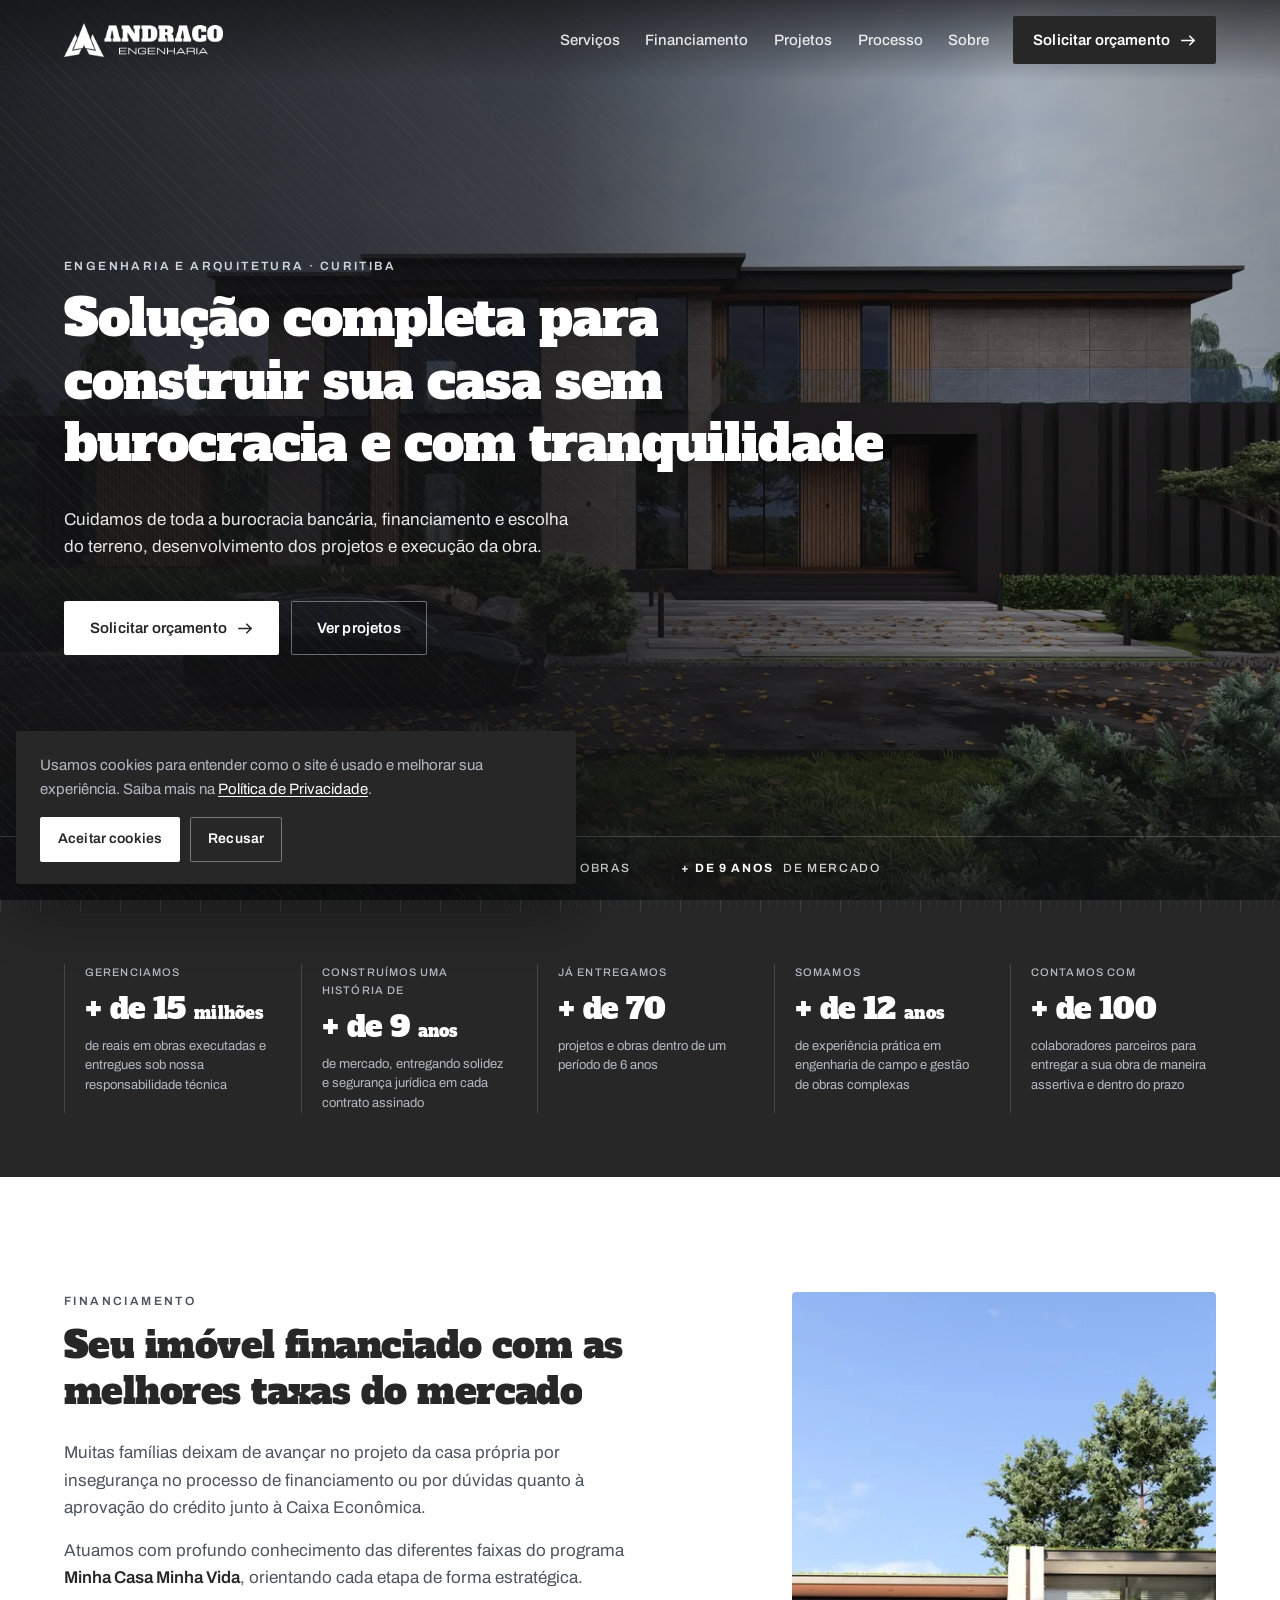
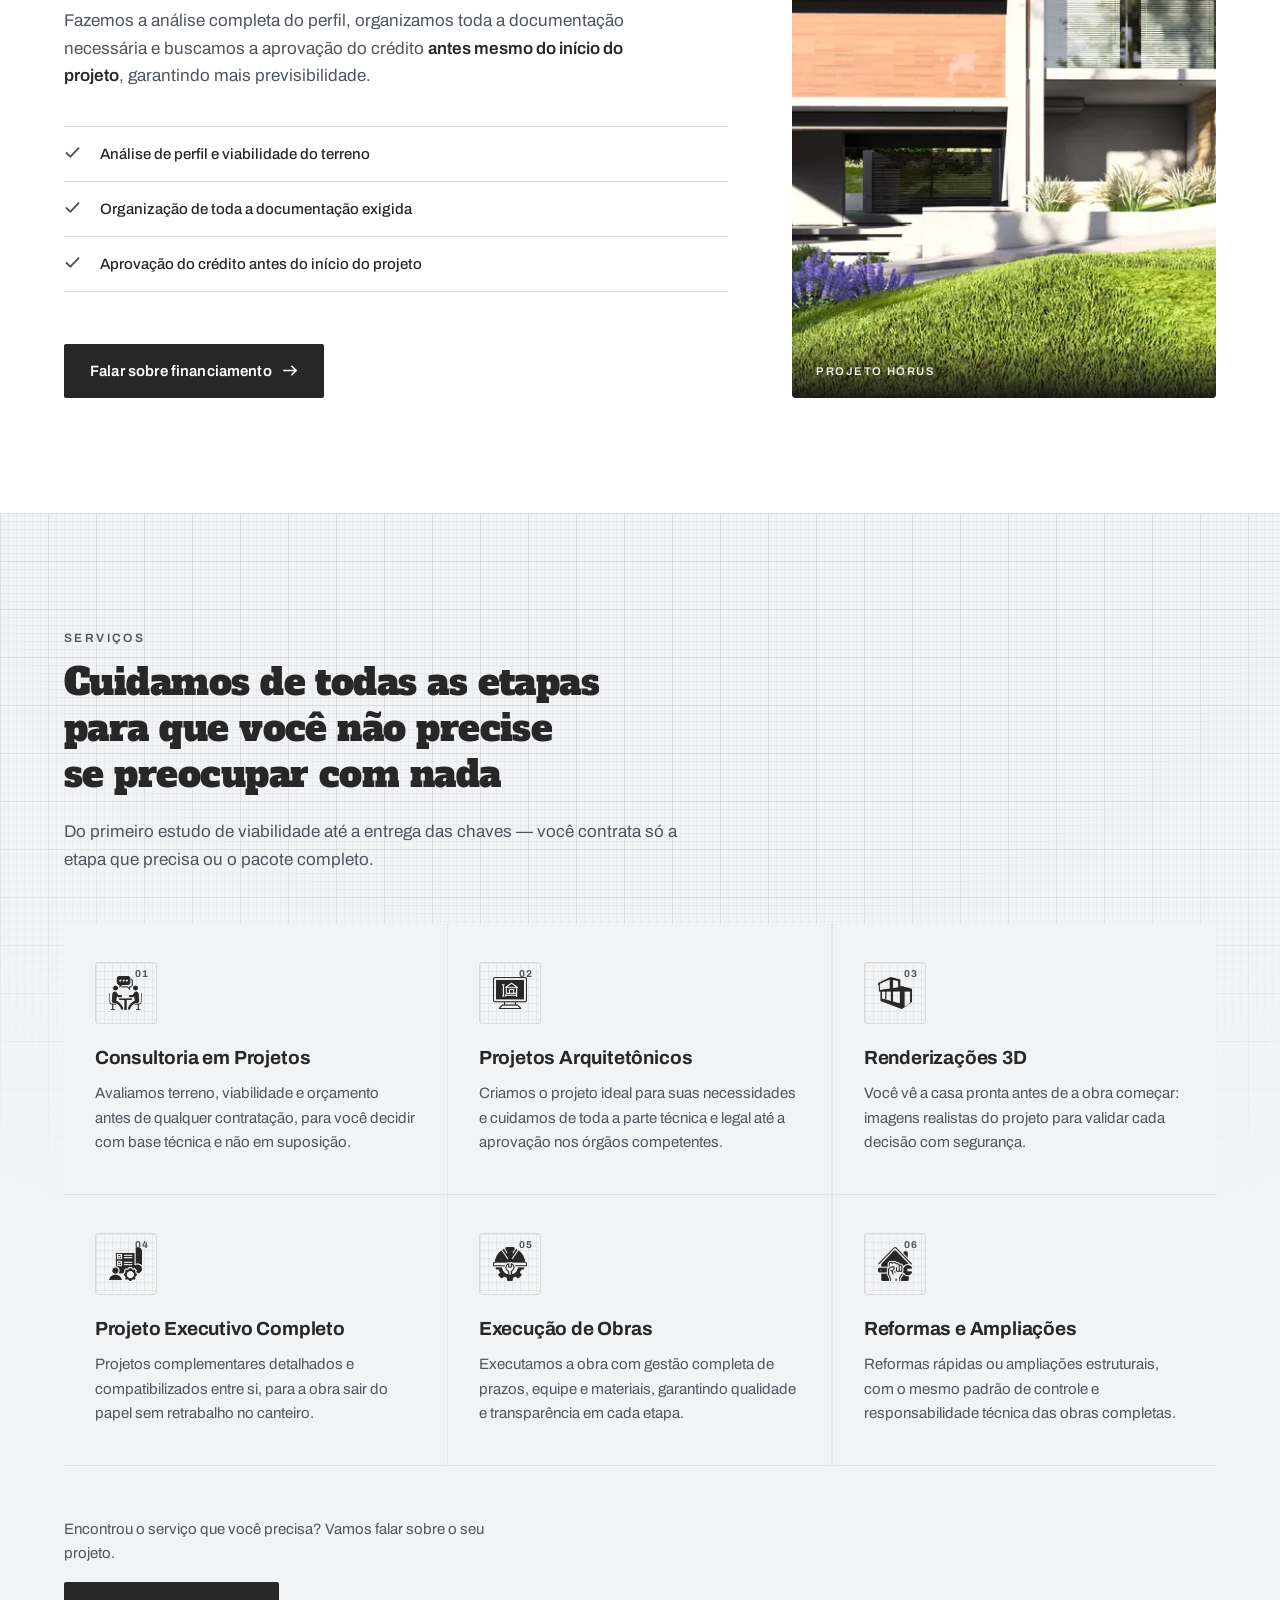
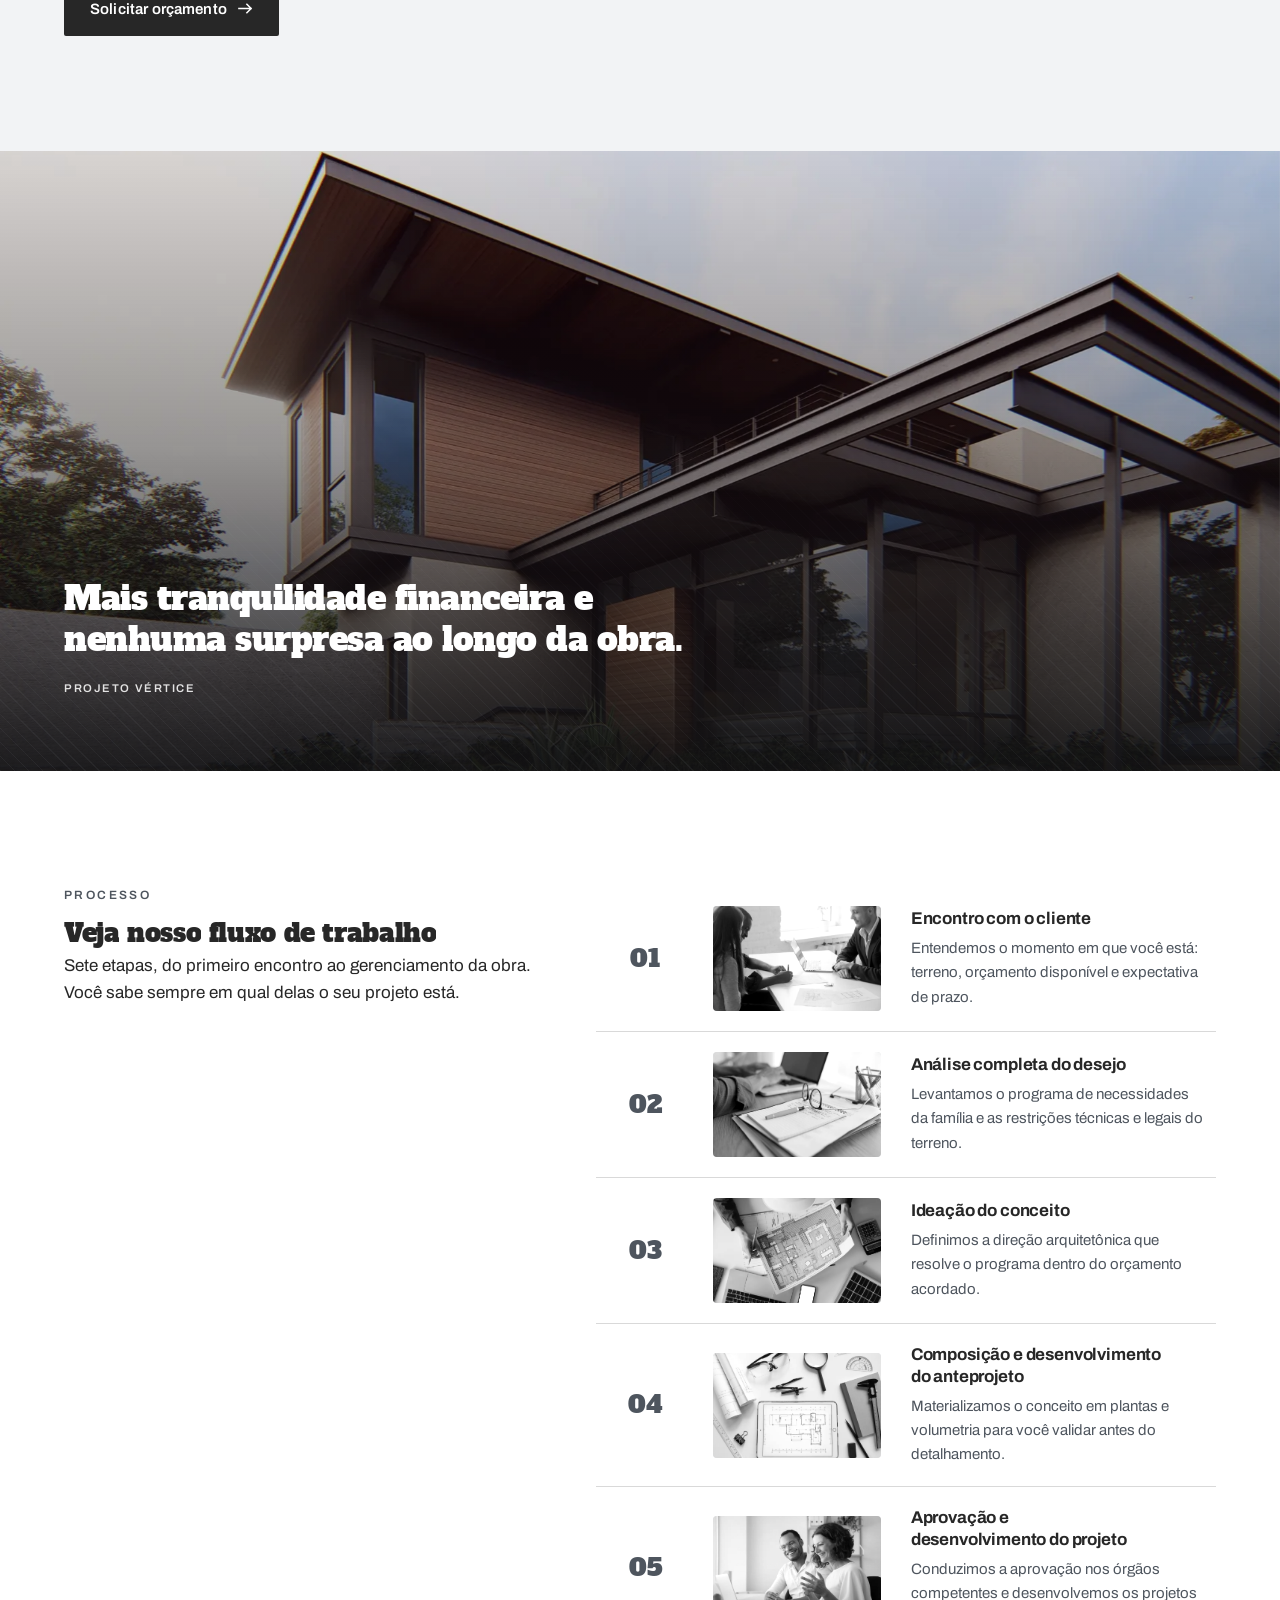
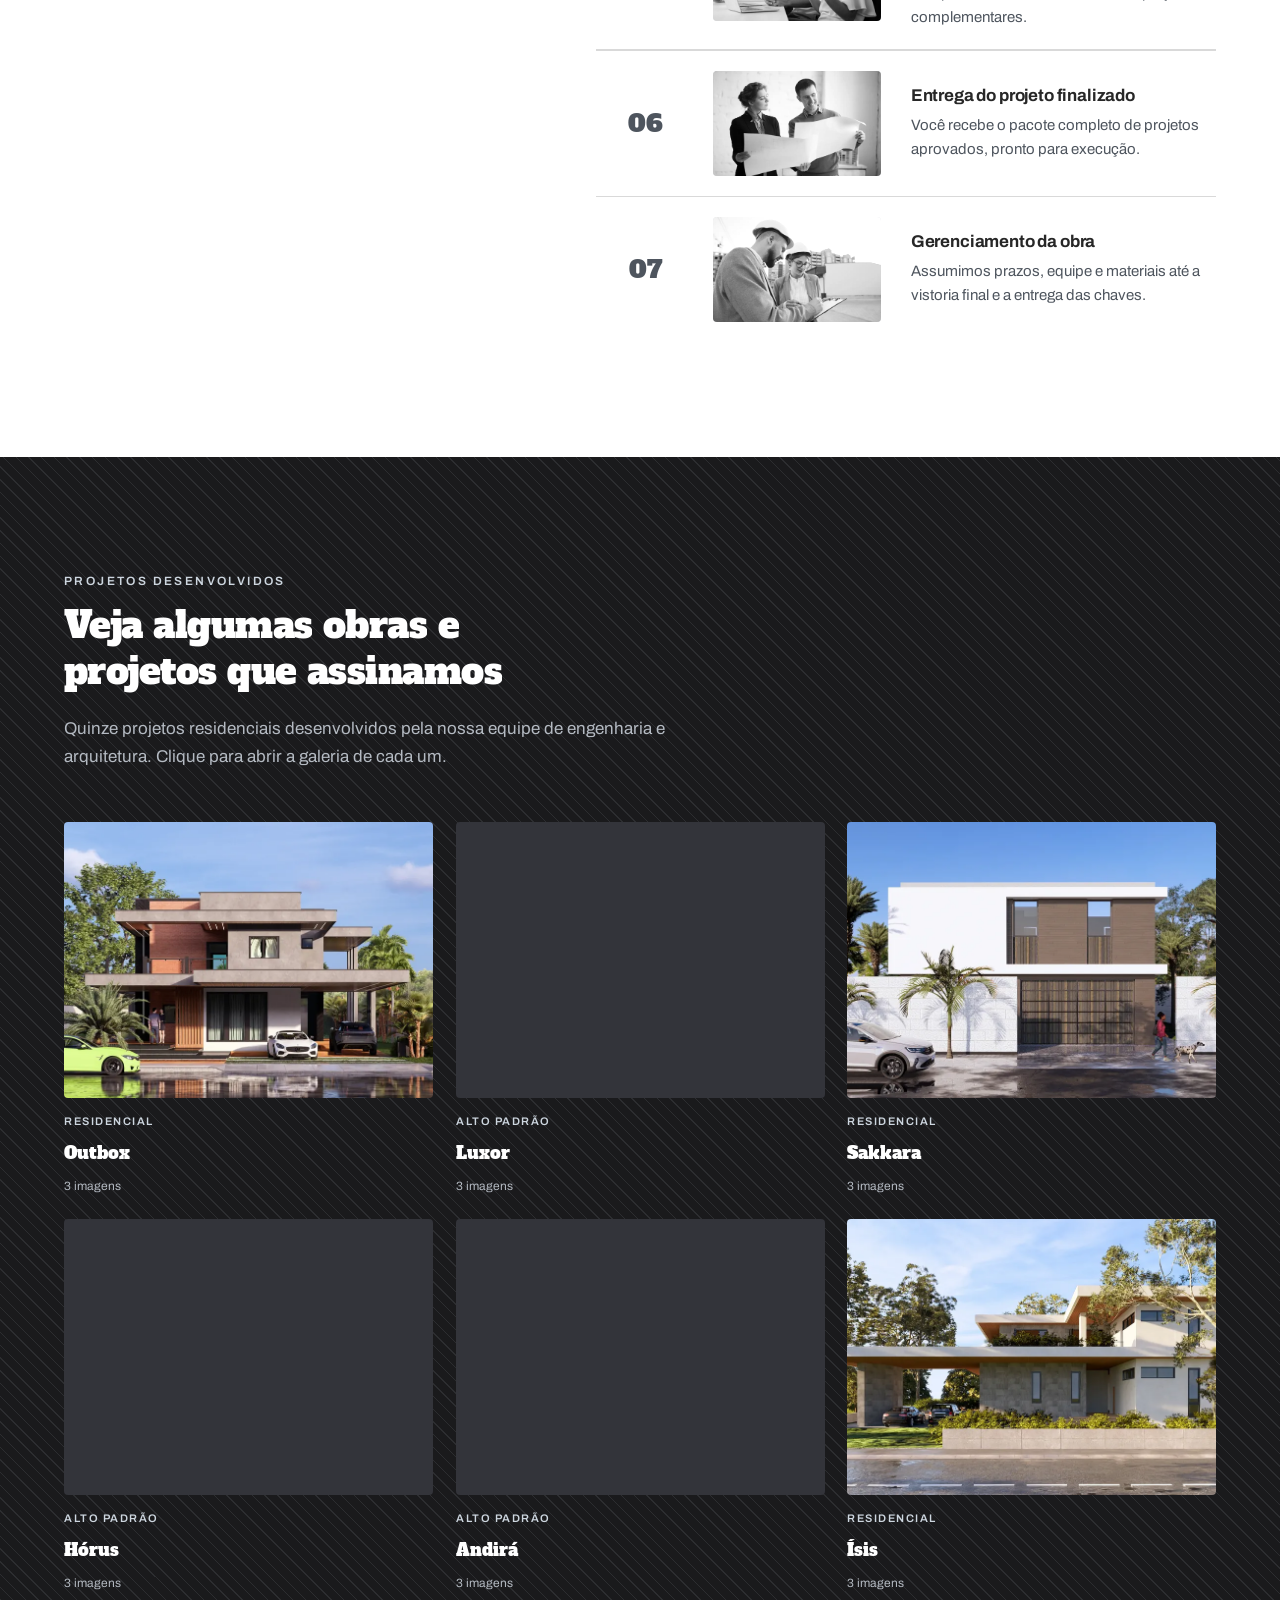
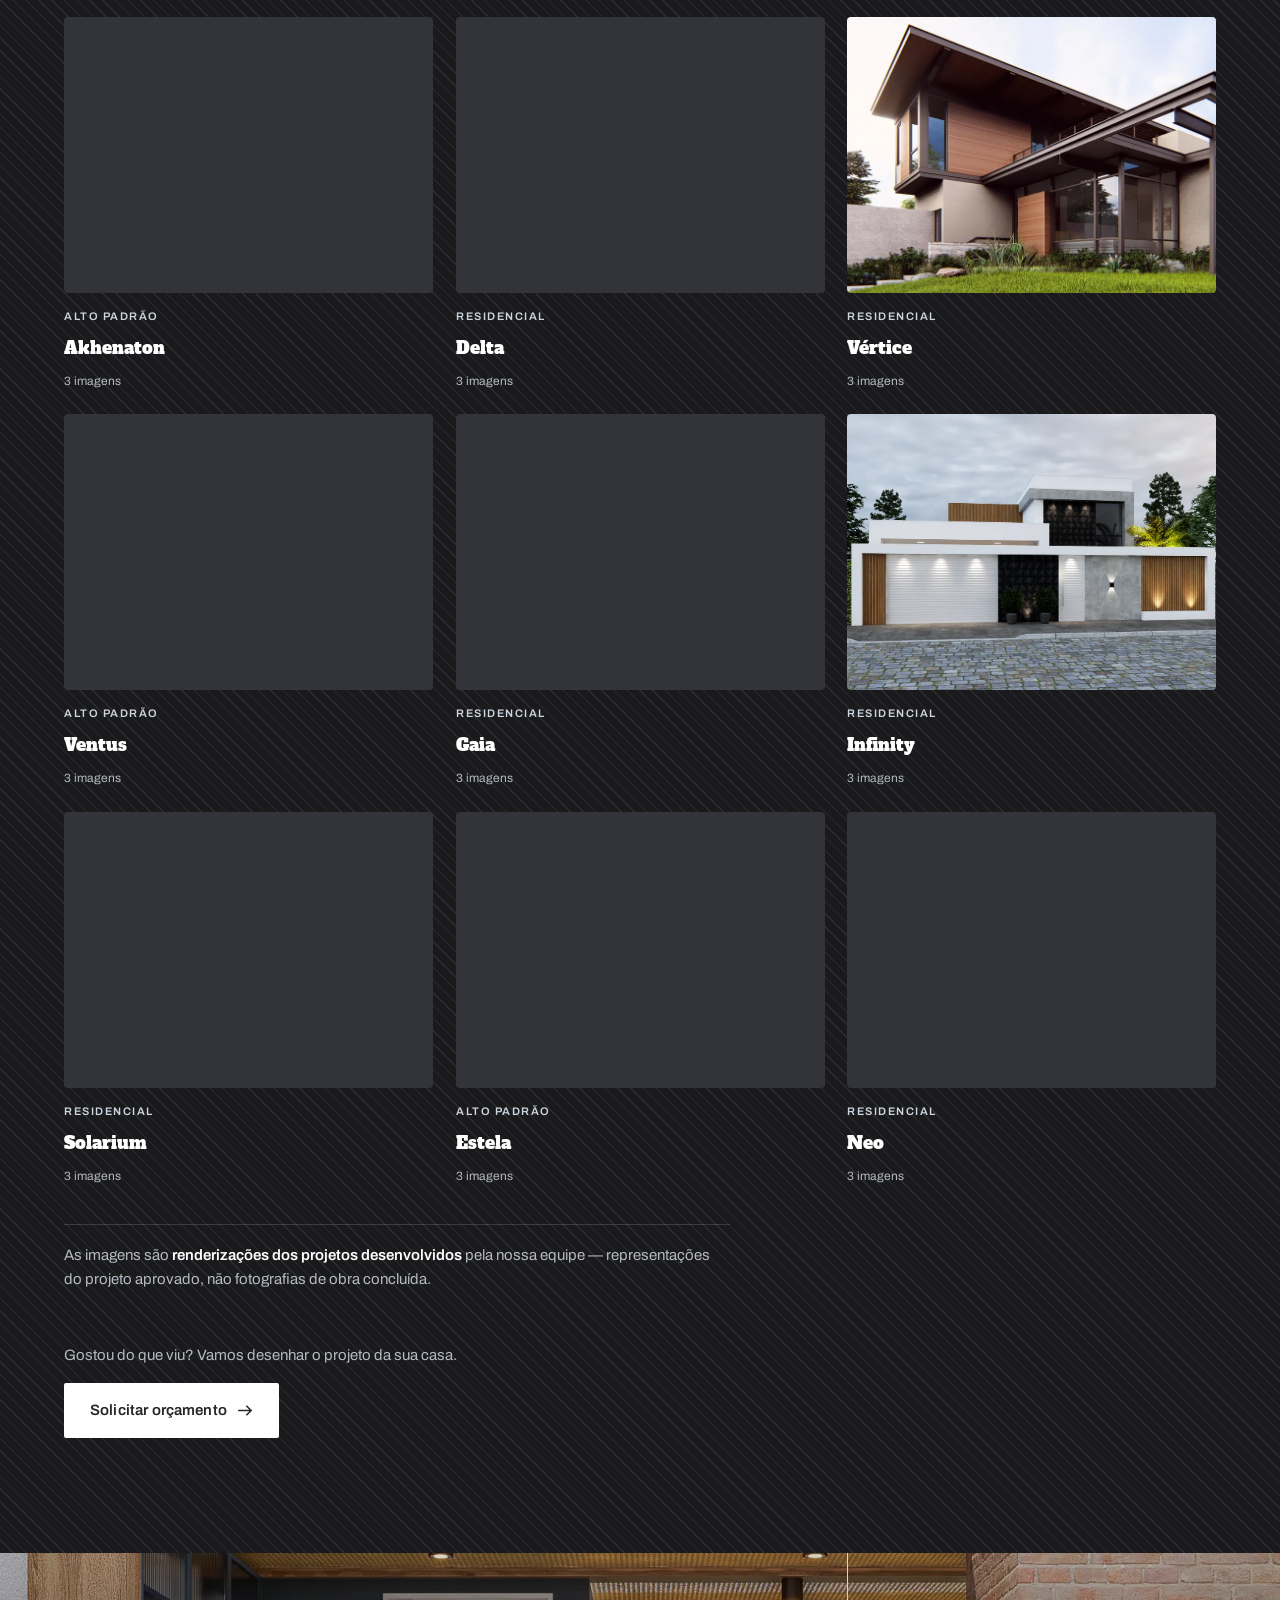
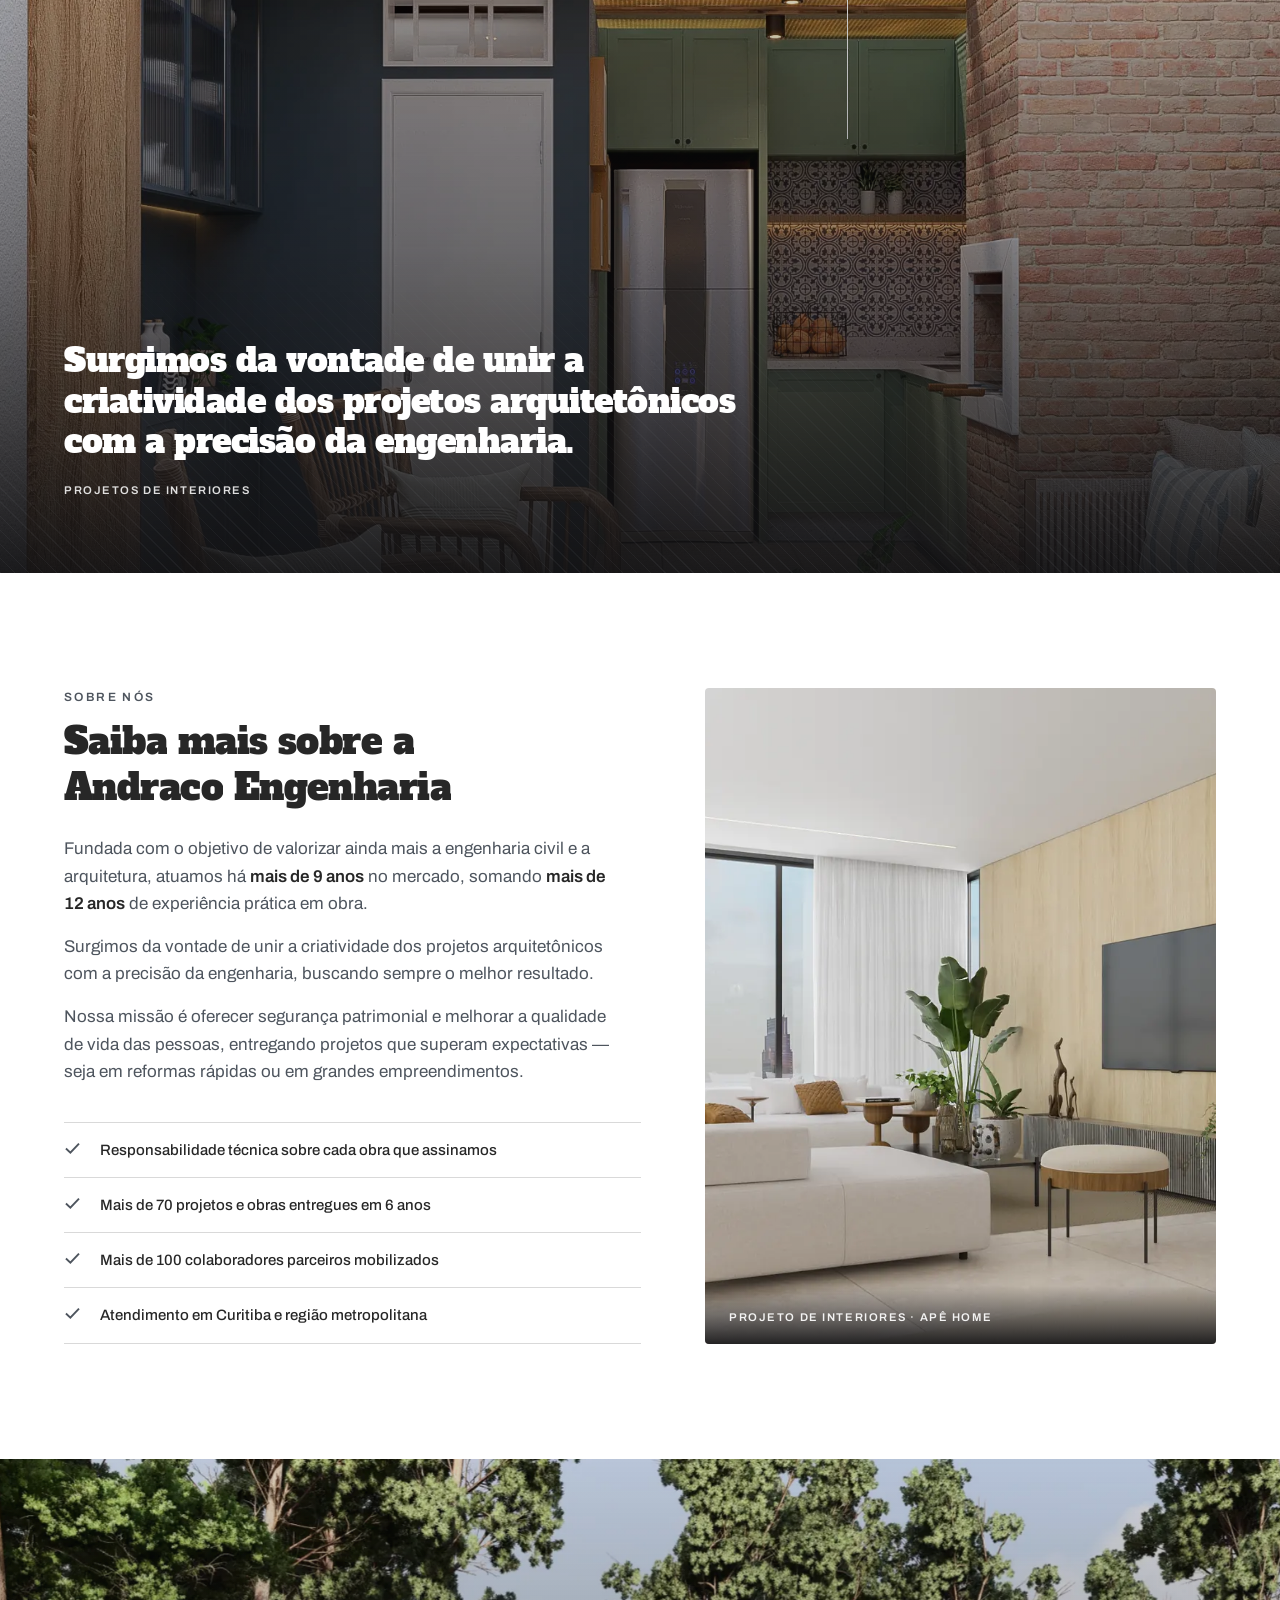
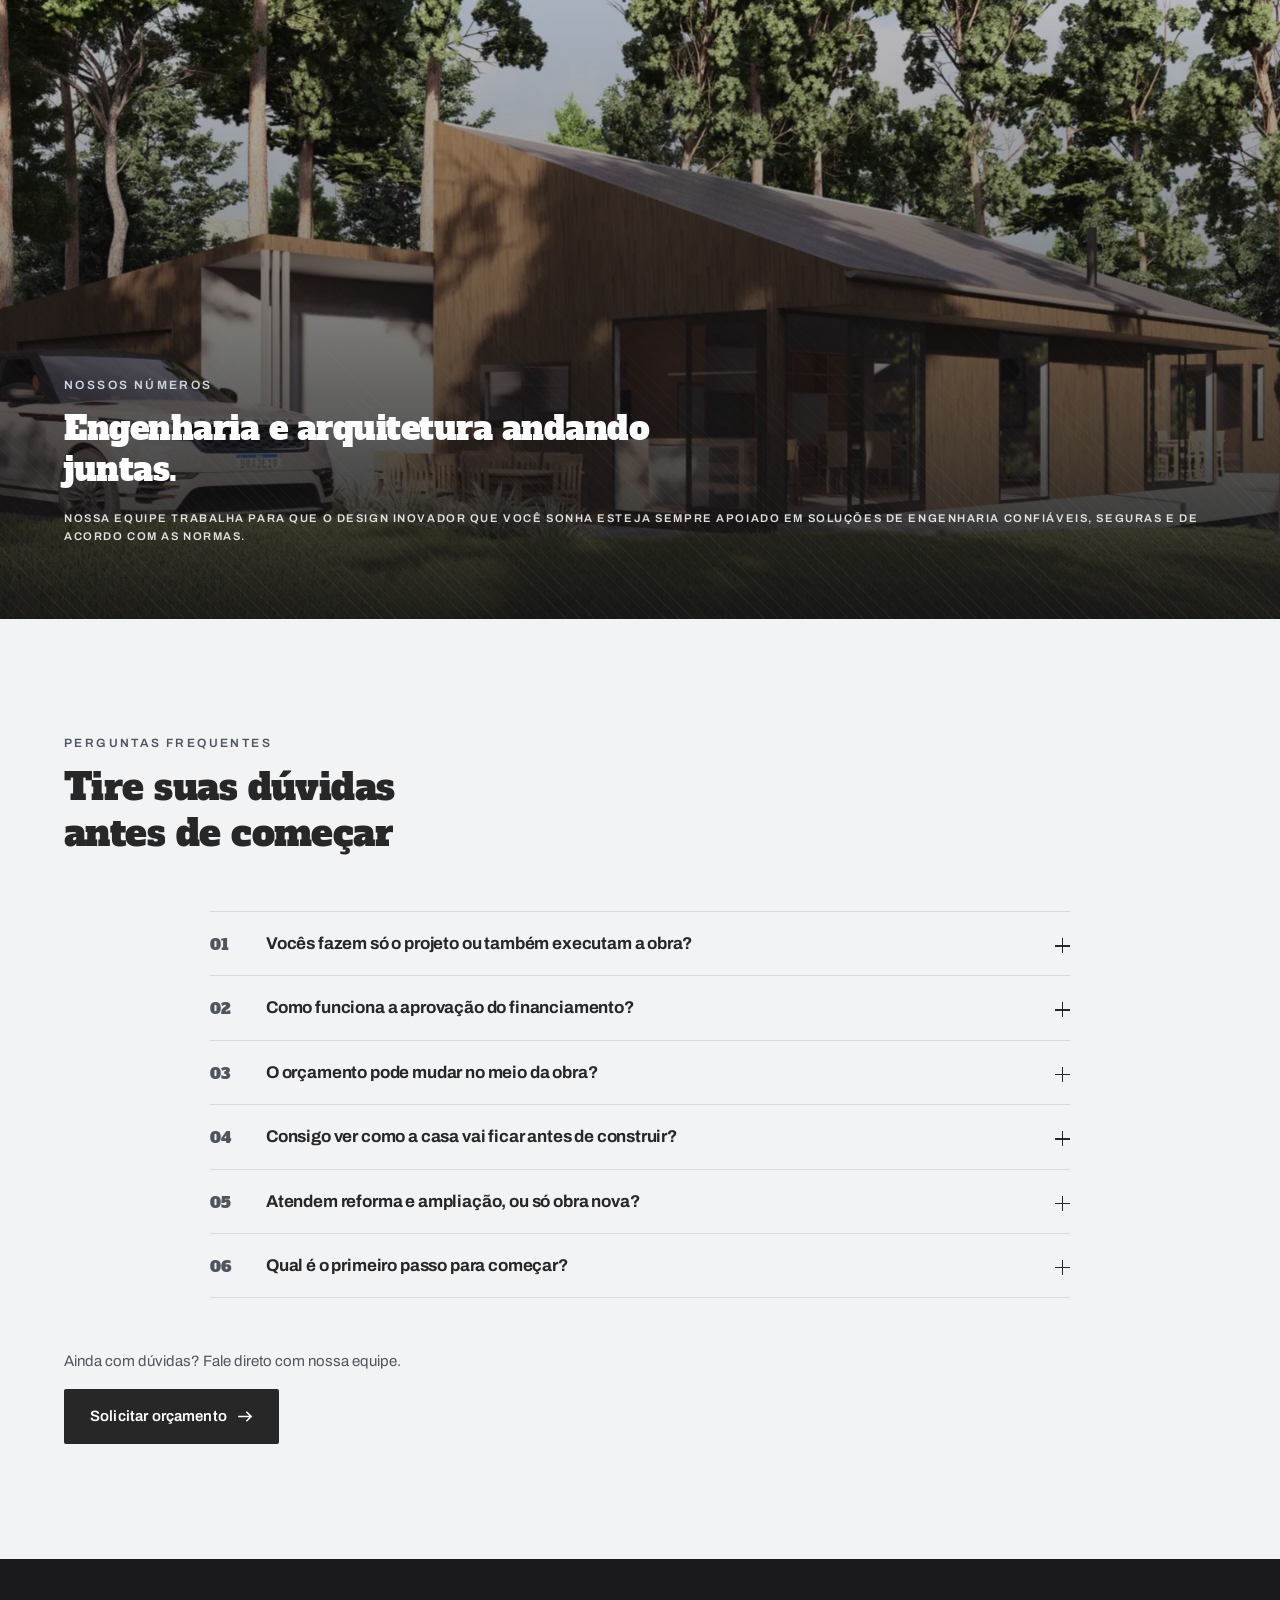
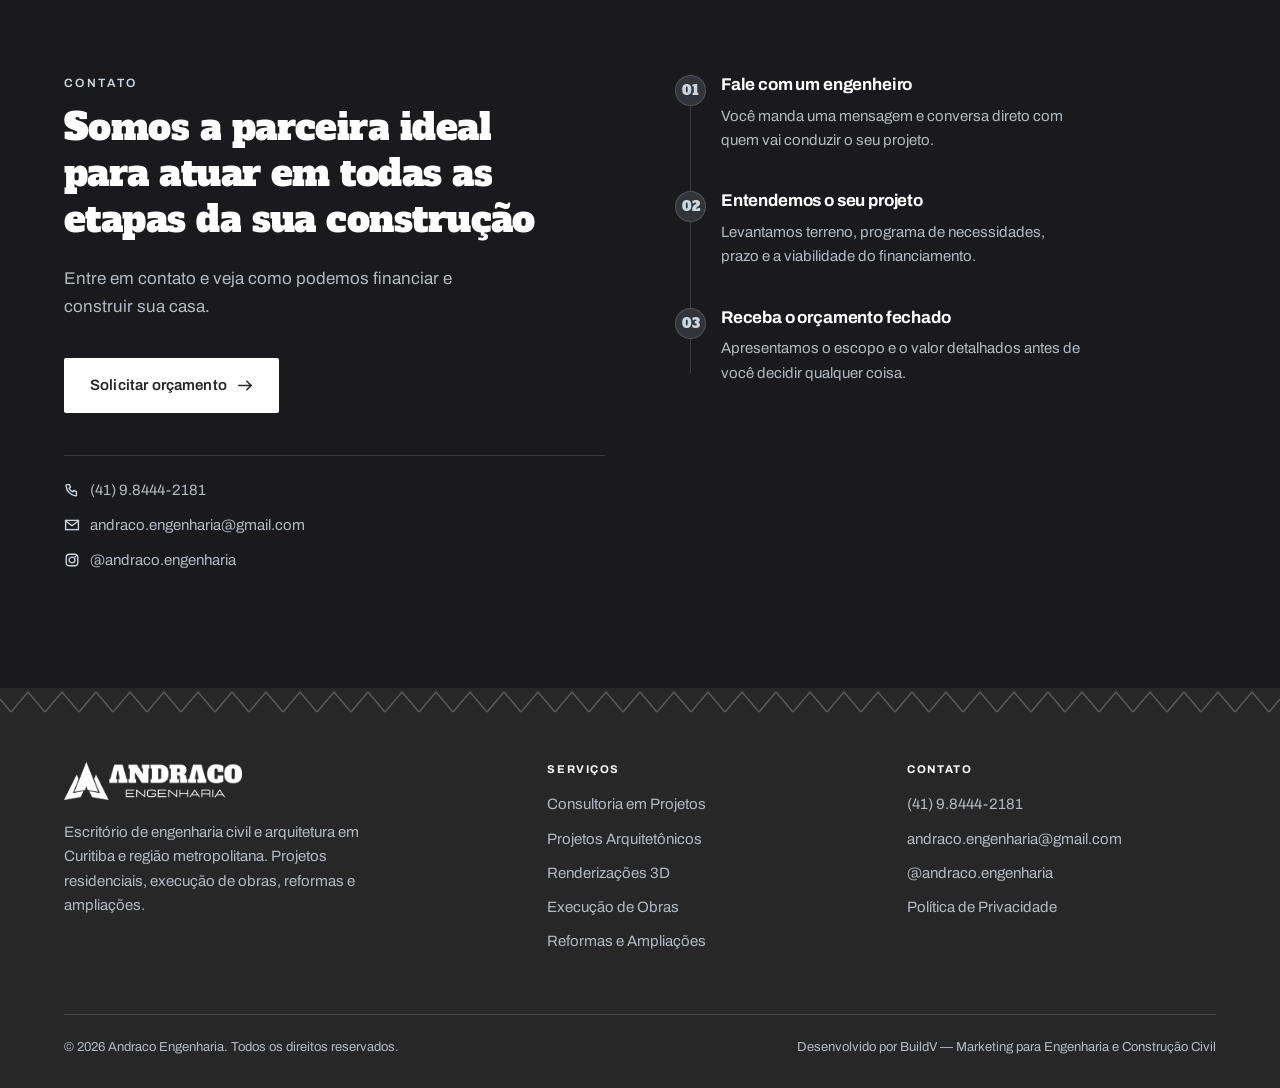
<file: deploy-hostinger-site/index.html>
<!DOCTYPE html>
<html lang="pt-BR">
<head>
<meta charset="UTF-8">
<meta name="viewport" content="width=device-width, initial-scale=1">
<title>Andraco Engenharia — Projetos e obras residenciais em Curitiba</title>
<meta name="description" content="Escritório de engenharia e arquitetura em Curitiba. Consultoria, projeto arquitetônico, renderização 3D, projeto executivo, execução de obras e reformas. Mais de 15 milhões em obras entregues.">
<meta name="theme-color" content="#1A1A1C">
<link rel="canonical" href="https://andracoengenharia.com.br/">
<link rel="icon" href="assets/logos/favicon-32.png" sizes="32x32">
<link rel="apple-touch-icon" href="assets/logos/favicon-180.png">

<meta property="og:type" content="website">
<meta property="og:title" content="Andraco Engenharia — Projetos e obras residenciais em Curitiba">
<meta property="og:description" content="Cuidamos de toda a burocracia bancária, financiamento e escolha do terreno, desenvolvimento dos projetos e execução da obra.">
<meta property="og:image" content="https://andracoengenharia.com.br/assets/img/hero-site.webp">
<meta property="og:locale" content="pt_BR">

<link rel="preconnect" href="https://fonts.googleapis.com">
<link rel="preconnect" href="https://fonts.gstatic.com" crossorigin>
<link href="https://fonts.googleapis.com/css2?family=Alfa+Slab+One&family=Archivo:wght@400;500;600;700&display=swap" rel="stylesheet">
<link rel="preload" as="image" href="assets/img/hero-site.webp" fetchpriority="high">
<link rel="stylesheet" href="css/styles.css">

<!-- Consent Mode v2 — tudo negado até o visitante escolher no banner (LGPD).
     Precisa rodar ANTES do GTM, senão as tags disparam antes do consentimento. -->
<script>
  window.dataLayer = window.dataLayer || [];
  function gtag(){ dataLayer.push(arguments); }
  gtag('consent','default',{
    ad_storage:'denied', ad_user_data:'denied', ad_personalization:'denied',
    analytics_storage:'denied',
    functionality_storage:'granted', security_storage:'granted',
    wait_for_update: 500
  });
  /* visitante que já aceitou antes: libera na carga, sem esperar novo clique */
  try {
    if (localStorage.getItem('andraco_consent_v1') === 'granted') {
      gtag('consent','update',{
        ad_storage:'granted', ad_user_data:'granted',
        ad_personalization:'granted', analytics_storage:'granted'
      });
    }
  } catch (e) { /* modo privado: segue negado */ }
</script>
<!-- Google Tag Manager -->
<script>(function(w,d,s,l,i){w[l]=w[l]||[];w[l].push({'gtm.start':new Date().getTime(),event:'gtm.js'});
var f=d.getElementsByTagName(s)[0],j=d.createElement(s),dl=l!='dataLayer'?'&l='+l:'';j.async=true;
j.src='https://www.googletagmanager.com/gtm.js?id='+i+dl;f.parentNode.insertBefore(j,f);})
(window,document,'script','dataLayer','GTM-P6RVST79');</script>
</head>
<body>
<noscript><iframe src="https://www.googletagmanager.com/ns.html?id=GTM-P6RVST79"
  height="0" width="0" style="display:none;visibility:hidden" title="Google Tag Manager"></iframe></noscript>
<script>
  /* Gate do motor de movimento. Failsafe: se o JS principal não subir em 2.5s,
     o gate cai e todo o conteúdo aparece — nada depende de animação para existir. */
  document.documentElement.setAttribute('data-motion','on');
  setTimeout(function(){ if(!window.__motionReady) document.documentElement.removeAttribute('data-motion'); },2500);
</script>

<svg width="0" height="0" aria-hidden="true" style="position:absolute" focusable="false">
  <symbol id="i-arrow" viewBox="0 0 16 16"><path d="M1 8h13M9.5 3.5 14 8l-4.5 4.5" fill="none" stroke="currentColor" stroke-width="1.6" stroke-linecap="square"/></symbol>
  <symbol id="i-check" viewBox="0 0 16 16"><path d="M2.5 8.6 6 12l7.5-8" fill="none" stroke="currentColor" stroke-width="1.8" stroke-linecap="square"/></symbol>
  <symbol id="i-zoom" viewBox="0 0 16 16"><circle cx="7" cy="7" r="4.6" fill="none" stroke="currentColor" stroke-width="1.4"/><path d="M10.6 10.6 14.4 14.4M5 7h4M7 5v4" stroke="currentColor" stroke-width="1.4" stroke-linecap="square"/></symbol>
  <symbol id="i-phone" viewBox="0 0 16 16"><path d="M3 2.6h2.4l1.1 2.7-1.4 1a7.4 7.4 0 0 0 3.6 3.6l1-1.4 2.7 1.1V13a.9.9 0 0 1-1 .9A11 11 0 0 1 2.1 3.6a.9.9 0 0 1 .9-1z" fill="none" stroke="currentColor" stroke-width="1.4" stroke-linejoin="round"/></symbol>
  <symbol id="i-mail" viewBox="0 0 16 16"><rect x="1.6" y="3.4" width="12.8" height="9.2" fill="none" stroke="currentColor" stroke-width="1.4"/><path d="m1.9 4.2 6.1 4.4 6.1-4.4" fill="none" stroke="currentColor" stroke-width="1.4"/></symbol>
  <symbol id="i-insta" viewBox="0 0 16 16"><rect x="2.2" y="2.2" width="11.6" height="11.6" rx="3.4" fill="none" stroke="currentColor" stroke-width="1.4"/><circle cx="8" cy="8" r="2.9" fill="none" stroke="currentColor" stroke-width="1.4"/><circle cx="11.4" cy="4.6" r=".95" fill="currentColor"/></symbol>
  <symbol id="i-close" viewBox="0 0 16 16"><path d="m3.5 3.5 9 9m0-9-9 9" stroke="currentColor" stroke-width="1.5" stroke-linecap="square"/></symbol>
  <symbol id="i-prev" viewBox="0 0 16 16"><path d="M10 2.5 4.5 8l5.5 5.5" fill="none" stroke="currentColor" stroke-width="1.5" stroke-linecap="square"/></symbol>
  <symbol id="i-next" viewBox="0 0 16 16"><path d="M6 2.5 11.5 8 6 13.5" fill="none" stroke="currentColor" stroke-width="1.5" stroke-linecap="square"/></symbol>
</svg>

<a class="skip" href="#conteudo">Pular para o conteúdo principal</a>

<!-- ============================== HEADER ============================== -->
<header class="hdr">
  <div class="container">
    <a class="hdr-logo" href="#top" aria-label="Andraco Engenharia — início">
      <img src="assets/logos/logo-white.png" alt="Andraco Engenharia" width="900" height="192">
    </a>
    <nav class="nav" aria-label="Navegação principal">
      <a href="#servicos">Serviços</a>
      <a href="#financiamento">Financiamento</a>
      <a href="#projetos">Projetos</a>
      <a href="#processo">Processo</a>
      <a href="#sobre">Sobre</a>
    </nav>
    <a class="btn" data-wa-btn="contato">Solicitar orçamento <svg width="15" height="15" aria-hidden="true"><use href="#i-arrow"/></svg></a>
    <button class="burger" type="button" aria-expanded="false" aria-controls="menu-mobile" aria-label="Abrir menu"><span></span></button>
  </div>
</header>

<div class="scrim"></div>
<nav class="drawer" id="menu-mobile" aria-label="Navegação">
  <a href="#servicos">Serviços</a>
  <a href="#financiamento">Financiamento</a>
  <a href="#projetos">Projetos</a>
  <a href="#processo">Processo</a>
  <a href="#sobre">Sobre</a>
  <a href="#contato">Contato</a>
  <a class="btn" data-wa-btn="contato">Solicitar orçamento <svg width="15" height="15" aria-hidden="true"><use href="#i-arrow"/></svg></a>
</nav>

<!-- ============================== HERO ==============================
     Espaçamento equilibrado: grade [corpo 1fr][trilho auto], espaço do header
     reservado por padding-top e padding simétrico no corpo. -->
<section class="hero" id="top">
  <div class="hero-media">
    <img src="assets/img/hero-site.webp" alt="Projeto Akhenaton: residência horizontal em concreto, madeira e vidro, desenvolvida pela Andraco Engenharia" width="2000" height="1125" fetchpriority="high">
  </div>
  <div class="hero-veil" aria-hidden="true"></div>
  <div class="hero-tex" aria-hidden="true"></div>

  <div class="hero-body">
    <div class="container">
      <div class="hero-inner" data-reveal>
        <span class="eyebrow">Engenharia e arquitetura · Curitiba</span>
        <h1 data-hero-h>Solução completa para construir sua casa sem burocracia e com tranquilidade</h1>
        <p class="lede">Cuidamos de toda a burocracia bancária, financiamento e escolha do terreno, desenvolvimento dos projetos e execução da obra.</p>
        <div class="hero-actions">
          <a class="btn" data-wa-btn="hero">Solicitar orçamento <svg width="15" height="15" aria-hidden="true"><use href="#i-arrow"/></svg></a>
          <a class="btn btn--ghost" href="#projetos">Ver projetos</a>
        </div>
      </div>
    </div>
  </div>

  <div class="hero-rail">
    <div class="container">
      <ul>
        <li><b>+ de 15 milhões</b> em obras entregues</li>
        <li><b>+ de 70</b> projetos e obras</li>
        <li><b>+ de 9 anos</b> de mercado</li>
      </ul>
    </div>
  </div>
</section>

<main id="conteudo">

<!-- ============================== NÚMEROS DE AUTORIDADE ============================== -->
<section class="band" aria-label="Andraco em números">
  <div class="pat-rule" aria-hidden="true"></div>
  <div class="container">
    <ul>
      <li data-reveal>
        <span class="pre">Gerenciamos</span>
        <span class="n">+ de 15 <em>milhões</em></span>
        <span class="l">de reais em obras executadas e entregues sob nossa responsabilidade técnica</span>
      </li>
      <li data-reveal>
        <span class="pre">Construímos uma história de</span>
        <span class="n">+ de 9 <em>anos</em></span>
        <span class="l">de mercado, entregando solidez e segurança jurídica em cada contrato assinado</span>
      </li>
      <li data-reveal>
        <span class="pre">Já entregamos</span>
        <span class="n">+ de 70</span>
        <span class="l">projetos e obras dentro de um período de 6 anos</span>
      </li>
      <li data-reveal>
        <span class="pre">Somamos</span>
        <span class="n">+ de 12 <em>anos</em></span>
        <span class="l">de experiência prática em engenharia de campo e gestão de obras complexas</span>
      </li>
      <li data-reveal>
        <span class="pre">Contamos com</span>
        <span class="n">+ de 100</span>
        <span class="l">colaboradores parceiros para entregar a sua obra de maneira assertiva e dentro do prazo</span>
      </li>
    </ul>
  </div>
</section>

<!-- ============================== FINANCIAMENTO (split) ============================== -->
<section class="sec" id="financiamento">
  <div class="container">
    <div class="split split--wide-text">
      <div class="split-body" data-rv="left" data-reveal>
        <span class="eyebrow">Financiamento</span>
        <h2>Seu imóvel financiado com as melhores taxas do mercado</h2>
        <div class="prose">
          <p>Muitas famílias deixam de avançar no projeto da casa própria por insegurança no processo de financiamento ou por dúvidas quanto à aprovação do crédito junto à Caixa Econômica.</p>
          <p>Atuamos com profundo conhecimento das diferentes faixas do programa <strong>Minha Casa Minha Vida</strong>, orientando cada etapa de forma estratégica.</p>
          <p>Fazemos a análise completa do perfil, organizamos toda a documentação necessária e buscamos a aprovação do crédito <strong>antes mesmo do início do projeto</strong>, garantindo mais previsibilidade.</p>
        </div>
        <ul class="checklist">
          <li><svg width="17" height="17" aria-hidden="true"><use href="#i-check"/></svg><span>Análise de perfil e viabilidade do terreno</span></li>
          <li><svg width="17" height="17" aria-hidden="true"><use href="#i-check"/></svg><span>Organização de toda a documentação exigida</span></li>
          <li><svg width="17" height="17" aria-hidden="true"><use href="#i-check"/></svg><span>Aprovação do crédito antes do início do projeto</span></li>
        </ul>
        <div class="cta-row">
          <a class="btn" data-wa-btn="financiamento">Falar sobre financiamento <svg width="15" height="15" aria-hidden="true"><use href="#i-arrow"/></svg></a>
        </div>
      </div>
      <figure class="split-fig" data-reveal="fig">
        <img src="assets/img/split-financiamento.webp" alt="Projeto Hórus: residência de dois pavimentos com estrutura aparente e jardim frontal" width="1300" height="731" loading="lazy" decoding="async">
        <figcaption>Projeto Hórus</figcaption>
      </figure>
    </div>
  </div>
</section>

<!-- ============================== SERVIÇOS (6 · ícones oficiais) ============================== -->
<section class="sec bg-paper pat-grid" id="servicos">
  <div class="container">
    <div class="sec-head" data-reveal>
      <span class="eyebrow">Serviços</span>
      <h2>Cuidamos de todas as etapas para que você não precise se preocupar com nada</h2>
      <p class="lede">Do primeiro estudo de viabilidade até a entrega das chaves — você contrata só a etapa que precisa ou o pacote completo.</p>
    </div>

    <div class="svc">
      <article class="svc-item" data-reveal>
        <span class="svc-badge"><span class="svc-n">01</span><img src="assets/icons/consultoria.png" alt="" width="34" height="34" loading="lazy" aria-hidden="true"></span>
        <h3>Consultoria em Projetos</h3>
        <p>Avaliamos terreno, viabilidade e orçamento antes de qualquer contratação, para você decidir com base técnica e não em suposição.</p>
      </article>

      <article class="svc-item" data-reveal>
        <span class="svc-badge"><span class="svc-n">02</span><img src="assets/icons/arquitetonico.png" alt="" width="34" height="34" loading="lazy" aria-hidden="true"></span>
        <h3>Projetos Arquitetônicos</h3>
        <p>Criamos o projeto ideal para suas necessidades e cuidamos de toda a parte técnica e legal até a aprovação nos órgãos competentes.</p>
      </article>

      <article class="svc-item" data-reveal>
        <span class="svc-badge"><span class="svc-n">03</span><img src="assets/icons/render3d.png" alt="" width="34" height="34" loading="lazy" aria-hidden="true"></span>
        <h3>Renderizações 3D</h3>
        <p>Você vê a casa pronta antes de a obra começar: imagens realistas do projeto para validar cada decisão com segurança.</p>
      </article>

      <article class="svc-item" data-reveal>
        <span class="svc-badge"><span class="svc-n">04</span><img src="assets/icons/executivo.png" alt="" width="34" height="34" loading="lazy" aria-hidden="true"></span>
        <h3>Projeto Executivo Completo</h3>
        <p>Projetos complementares detalhados e compatibilizados entre si, para a obra sair do papel sem retrabalho no canteiro.</p>
      </article>

      <article class="svc-item" data-reveal>
        <span class="svc-badge"><span class="svc-n">05</span><img src="assets/icons/execucao.png" alt="" width="34" height="34" loading="lazy" aria-hidden="true"></span>
        <h3>Execução de Obras</h3>
        <p>Executamos a obra com gestão completa de prazos, equipe e materiais, garantindo qualidade e transparência em cada etapa.</p>
      </article>

      <article class="svc-item" data-reveal>
        <span class="svc-badge"><span class="svc-n">06</span><img src="assets/icons/reformas.png" alt="" width="34" height="34" loading="lazy" aria-hidden="true"></span>
        <h3>Reformas e Ampliações</h3>
        <p>Reformas rápidas ou ampliações estruturais, com o mesmo padrão de controle e responsabilidade técnica das obras completas.</p>
      </article>
    </div>

    <div class="cta-row" data-reveal>
      <p class="cta-note">Encontrou o serviço que você precisa? Vamos falar sobre o seu projeto.</p>
      <a class="btn" data-wa-btn="servicos">Solicitar orçamento <svg width="15" height="15" aria-hidden="true"><use href="#i-arrow"/></svg></a>
    </div>
  </div>
</section>

<!-- ============================== FAIXA 1 ============================== -->
<section class="strip" aria-label="Projeto Vértice">
  <div class="strip-media"><img src="assets/img/faixa-projeto.webp" alt="Projeto Vértice: residência em madeira e alvenaria implantada em terreno inclinado" width="1900" height="1069" loading="lazy" decoding="async"></div>
  <div class="strip-body">
    <div class="container">
      <p class="q" data-reveal>Mais tranquilidade financeira e nenhuma surpresa ao longo da obra.</p>
      <p class="src" data-reveal="soft">Projeto Vértice</p>
    </div>
  </div>
</section>

<!-- ============================== PROCESSO — 7 etapas com imagem ============================== -->
<section class="sec" id="processo">
  <div class="container">
    <div class="sec-split">
      <div class="sec-split__aside">
        <div class="sec-split__sticky" data-rv="left" data-reveal>
          <span class="eyebrow">Processo</span>
          <h2>Veja nosso fluxo de trabalho</h2>
          <p class="lede">Sete etapas, do primeiro encontro ao gerenciamento da obra. Você sabe sempre em qual delas o seu projeto está.</p>
        </div>
      </div>

      <ol class="journey">
        <li class="jn" data-reveal>
          <span class="jn-n">01</span>
          <figure class="jn-fig"><img src="assets/img/jornada-1.webp" alt="Reunião inicial entre o cliente e a equipe da Andraco" width="900" height="563" loading="lazy" decoding="async"></figure>
          <div class="jn-body"><h3>Encontro com o cliente</h3><p>Entendemos o momento em que você está: terreno, orçamento disponível e expectativa de prazo.</p></div>
        </li>
        <li class="jn" data-reveal>
          <span class="jn-n">02</span>
          <figure class="jn-fig"><img src="assets/img/jornada-2.webp" alt="Levantamento do programa de necessidades da família" width="900" height="563" loading="lazy" decoding="async"></figure>
          <div class="jn-body"><h3>Análise completa do desejo</h3><p>Levantamos o programa de necessidades da família e as restrições técnicas e legais do terreno.</p></div>
        </li>
        <li class="jn" data-reveal>
          <span class="jn-n">03</span>
          <figure class="jn-fig"><img src="assets/img/jornada-3.webp" alt="Estudos de conceito e croquis do projeto" width="900" height="563" loading="lazy" decoding="async"></figure>
          <div class="jn-body"><h3>Ideação do conceito</h3><p>Definimos a direção arquitetônica que resolve o programa dentro do orçamento acordado.</p></div>
        </li>
        <li class="jn" data-reveal>
          <span class="jn-n">04</span>
          <figure class="jn-fig"><img src="assets/img/jornada-4.webp" alt="Composição técnica do anteprojeto em prancheta e computador" width="900" height="563" loading="lazy" decoding="async"></figure>
          <div class="jn-body"><h3>Composição e desenvolvimento do anteprojeto</h3><p>Materializamos o conceito em plantas e volumetria para você validar antes do detalhamento.</p></div>
        </li>
        <li class="jn" data-reveal>
          <span class="jn-n">05</span>
          <figure class="jn-fig"><img src="assets/img/jornada-5.webp" alt="Validação do projeto com o cliente antes da aprovação" width="900" height="563" loading="lazy" decoding="async"></figure>
          <div class="jn-body"><h3>Aprovação e desenvolvimento do projeto</h3><p>Conduzimos a aprovação nos órgãos competentes e desenvolvemos os projetos complementares.</p></div>
        </li>
        <li class="jn" data-reveal>
          <span class="jn-n">06</span>
          <figure class="jn-fig"><img src="assets/img/jornada-6.webp" alt="Entrega do pacote de projetos aprovados ao cliente" width="900" height="563" loading="lazy" decoding="async"></figure>
          <div class="jn-body"><h3>Entrega do projeto finalizado</h3><p>Você recebe o pacote completo de projetos aprovados, pronto para execução.</p></div>
        </li>
        <li class="jn" data-reveal>
          <span class="jn-n">07</span>
          <figure class="jn-fig"><img src="assets/img/jornada-7.webp" alt="Acompanhamento técnico da obra em canteiro" width="900" height="563" loading="lazy" decoding="async"></figure>
          <div class="jn-body"><h3>Gerenciamento da obra</h3><p>Assumimos prazos, equipe e materiais até a vistoria final e a entrega das chaves.</p></div>
        </li>
      </ol>
    </div>
  </div>
</section>

<!-- ============================== PROJETOS (15) ============================== -->
<section class="sec bg-dark pat-hatch" id="projetos">
  <div class="container">
    <div class="sec-head" data-reveal>
      <span class="eyebrow">Projetos desenvolvidos</span>
      <h2>Veja algumas obras e projetos que assinamos</h2>
      <p class="lede">Quinze projetos residenciais desenvolvidos pela nossa equipe de engenharia e arquitetura. Clique para abrir a galeria de cada um.</p>
    </div>

    <div class="pf">
      <button class="pf-card" type="button" data-reveal="fig" data-title="Projeto Outbox"
        data-gallery="assets/img/portfolio/outbox/01.webp|assets/img/portfolio/outbox/02.webp|assets/img/portfolio/outbox/03.webp">
        <span class="pf-thumb"><img src="assets/img/portfolio/outbox/cover.webp" alt="Projeto Outbox: residência de três pavimentos com volumes em concreto e madeira sobre espelho d'água" width="1000" height="563" loading="lazy" decoding="async"><span class="pf-zoom"><svg width="16" height="16" aria-hidden="true"><use href="#i-zoom"/></svg></span></span>
        <span class="pf-meta"><span class="pf-cat">Residencial</span><h3>Outbox</h3><span class="pf-count">3 imagens</span></span>
      </button>

      <button class="pf-card" type="button" data-reveal="fig" data-title="Projeto Luxor"
        data-gallery="assets/img/portfolio/luxor/01.webp|assets/img/portfolio/luxor/02.webp|assets/img/portfolio/luxor/03.webp">
        <span class="pf-thumb"><img src="assets/img/portfolio/luxor/cover.webp" alt="Projeto Luxor: volume branco escultórico suspenso com fechamento em vidro" width="1000" height="563" loading="lazy" decoding="async"><span class="pf-zoom"><svg width="16" height="16" aria-hidden="true"><use href="#i-zoom"/></svg></span></span>
        <span class="pf-meta"><span class="pf-cat">Alto padrão</span><h3>Luxor</h3><span class="pf-count">3 imagens</span></span>
      </button>

      <button class="pf-card" type="button" data-reveal="fig" data-title="Projeto Sakkara"
        data-gallery="assets/img/portfolio/sakkara/01.webp|assets/img/portfolio/sakkara/02.webp|assets/img/portfolio/sakkara/03.webp">
        <span class="pf-thumb"><img src="assets/img/portfolio/sakkara/cover.webp" alt="Projeto Sakkara: sobrado de fachada branca com painel em madeira e portão metálico" width="1000" height="563" loading="lazy" decoding="async"><span class="pf-zoom"><svg width="16" height="16" aria-hidden="true"><use href="#i-zoom"/></svg></span></span>
        <span class="pf-meta"><span class="pf-cat">Residencial</span><h3>Sakkara</h3><span class="pf-count">3 imagens</span></span>
      </button>

      <button class="pf-card" type="button" data-reveal="fig" data-title="Projeto Hórus"
        data-gallery="assets/img/portfolio/horus/01.webp|assets/img/portfolio/horus/02.webp|assets/img/portfolio/horus/03.webp">
        <span class="pf-thumb"><img src="assets/img/portfolio/horus/cover.webp" alt="Projeto Hórus: residência de dois pavimentos com estrutura aparente e jardim frontal" width="1000" height="563" loading="lazy" decoding="async"><span class="pf-zoom"><svg width="16" height="16" aria-hidden="true"><use href="#i-zoom"/></svg></span></span>
        <span class="pf-meta"><span class="pf-cat">Alto padrão</span><h3>Hórus</h3><span class="pf-count">3 imagens</span></span>
      </button>

      <button class="pf-card" type="button" data-reveal="fig" data-title="Projeto Andirá"
        data-gallery="assets/img/portfolio/andira/01.webp|assets/img/portfolio/andira/02.webp|assets/img/portfolio/andira/03.webp">
        <span class="pf-thumb"><img src="assets/img/portfolio/andira/cover.webp" alt="Projeto Andirá: fachada com torre em madeira ripada e garagem recuada entre palmeiras" width="1000" height="563" loading="lazy" decoding="async"><span class="pf-zoom"><svg width="16" height="16" aria-hidden="true"><use href="#i-zoom"/></svg></span></span>
        <span class="pf-meta"><span class="pf-cat">Alto padrão</span><h3>Andirá</h3><span class="pf-count">3 imagens</span></span>
      </button>

      <button class="pf-card" type="button" data-reveal="fig" data-title="Projeto Ísis"
        data-gallery="assets/img/portfolio/isis/01.webp|assets/img/portfolio/isis/02.webp|assets/img/portfolio/isis/03.webp">
        <span class="pf-thumb"><img src="assets/img/portfolio/isis/cover.webp" alt="Projeto Ísis: residência horizontal com grandes beirais e revestimento em pedra" width="1000" height="563" loading="lazy" decoding="async"><span class="pf-zoom"><svg width="16" height="16" aria-hidden="true"><use href="#i-zoom"/></svg></span></span>
        <span class="pf-meta"><span class="pf-cat">Residencial</span><h3>Ísis</h3><span class="pf-count">3 imagens</span></span>
      </button>

      <button class="pf-card" type="button" data-reveal="fig" data-title="Projeto Akhenaton"
        data-gallery="assets/img/portfolio/akhenaton/01.webp|assets/img/portfolio/akhenaton/02.webp|assets/img/portfolio/akhenaton/03.webp">
        <span class="pf-thumb"><img src="assets/img/portfolio/akhenaton/cover.webp" alt="Projeto Akhenaton: residência horizontal em concreto, madeira e vidro" width="1000" height="563" loading="lazy" decoding="async"><span class="pf-zoom"><svg width="16" height="16" aria-hidden="true"><use href="#i-zoom"/></svg></span></span>
        <span class="pf-meta"><span class="pf-cat">Alto padrão</span><h3>Akhenaton</h3><span class="pf-count">3 imagens</span></span>
      </button>

      <button class="pf-card" type="button" data-reveal="fig" data-title="Projeto Delta"
        data-gallery="assets/img/portfolio/delta/01.webp|assets/img/portfolio/delta/02.webp|assets/img/portfolio/delta/03.webp">
        <span class="pf-thumb"><img src="assets/img/portfolio/delta/cover.webp" alt="Projeto Delta: casa térrea com cobertura inclinada em terreno arborizado" width="1000" height="563" loading="lazy" decoding="async"><span class="pf-zoom"><svg width="16" height="16" aria-hidden="true"><use href="#i-zoom"/></svg></span></span>
        <span class="pf-meta"><span class="pf-cat">Residencial</span><h3>Delta</h3><span class="pf-count">3 imagens</span></span>
      </button>

      <button class="pf-card" type="button" data-reveal="fig" data-title="Projeto Vértice"
        data-gallery="assets/img/portfolio/vertice/01.webp|assets/img/portfolio/vertice/02.webp|assets/img/portfolio/vertice/03.webp">
        <span class="pf-thumb"><img src="assets/img/portfolio/vertice/cover.webp" alt="Projeto Vértice: residência em madeira e alvenaria implantada em terreno inclinado" width="1000" height="563" loading="lazy" decoding="async"><span class="pf-zoom"><svg width="16" height="16" aria-hidden="true"><use href="#i-zoom"/></svg></span></span>
        <span class="pf-meta"><span class="pf-cat">Residencial</span><h3>Vértice</h3><span class="pf-count">3 imagens</span></span>
      </button>

      <button class="pf-card" type="button" data-reveal="fig" data-title="Projeto Ventus"
        data-gallery="assets/img/portfolio/ventus/01.webp|assets/img/portfolio/ventus/02.webp|assets/img/portfolio/ventus/03.webp">
        <span class="pf-thumb"><img src="assets/img/portfolio/ventus/cover.webp" alt="Projeto Ventus: fachada branca com jardim suspenso e porta pivotante em madeira" width="1000" height="563" loading="lazy" decoding="async"><span class="pf-zoom"><svg width="16" height="16" aria-hidden="true"><use href="#i-zoom"/></svg></span></span>
        <span class="pf-meta"><span class="pf-cat">Alto padrão</span><h3>Ventus</h3><span class="pf-count">3 imagens</span></span>
      </button>

      <button class="pf-card" type="button" data-reveal="fig" data-title="Projeto Gaia"
        data-gallery="assets/img/portfolio/gaia/01.webp|assets/img/portfolio/gaia/02.webp|assets/img/portfolio/gaia/03.webp">
        <span class="pf-thumb"><img src="assets/img/portfolio/gaia/cover.webp" alt="Projeto Gaia: volumes brancos com painel vertical em madeira e garagem coberta" width="1000" height="563" loading="lazy" decoding="async"><span class="pf-zoom"><svg width="16" height="16" aria-hidden="true"><use href="#i-zoom"/></svg></span></span>
        <span class="pf-meta"><span class="pf-cat">Residencial</span><h3>Gaia</h3><span class="pf-count">3 imagens</span></span>
      </button>

      <button class="pf-card" type="button" data-reveal="fig" data-title="Projeto Infinity"
        data-gallery="assets/img/portfolio/infinity/01.webp|assets/img/portfolio/infinity/02.webp|assets/img/portfolio/infinity/03.webp">
        <span class="pf-thumb"><img src="assets/img/portfolio/infinity/cover.webp" alt="Projeto Infinity: fachada com painel em madeira e cobogó metálico escuro" width="1000" height="563" loading="lazy" decoding="async"><span class="pf-zoom"><svg width="16" height="16" aria-hidden="true"><use href="#i-zoom"/></svg></span></span>
        <span class="pf-meta"><span class="pf-cat">Residencial</span><h3>Infinity</h3><span class="pf-count">3 imagens</span></span>
      </button>

      <button class="pf-card" type="button" data-reveal="fig" data-title="Projeto Solarium"
        data-gallery="assets/img/portfolio/solarium/01.webp|assets/img/portfolio/solarium/02.webp|assets/img/portfolio/solarium/03.webp">
        <span class="pf-thumb"><img src="assets/img/portfolio/solarium/cover.webp" alt="Projeto Solarium: sobrado com brises verticais e garagem para dois carros" width="1000" height="563" loading="lazy" decoding="async"><span class="pf-zoom"><svg width="16" height="16" aria-hidden="true"><use href="#i-zoom"/></svg></span></span>
        <span class="pf-meta"><span class="pf-cat">Residencial</span><h3>Solarium</h3><span class="pf-count">3 imagens</span></span>
      </button>

      <button class="pf-card" type="button" data-reveal="fig" data-title="Projeto Estela"
        data-gallery="assets/img/portfolio/estela/01.webp|assets/img/portfolio/estela/02.webp|assets/img/portfolio/estela/03.webp">
        <span class="pf-thumb"><img src="assets/img/portfolio/estela/cover.webp" alt="Projeto Estela: fachada com painel de cobogó em terracota e revestimento em pedra" width="1000" height="563" loading="lazy" decoding="async"><span class="pf-zoom"><svg width="16" height="16" aria-hidden="true"><use href="#i-zoom"/></svg></span></span>
        <span class="pf-meta"><span class="pf-cat">Alto padrão</span><h3>Estela</h3><span class="pf-count">3 imagens</span></span>
      </button>

      <button class="pf-card" type="button" data-reveal="fig" data-title="Projeto Neo"
        data-gallery="assets/img/portfolio/neo/01.webp|assets/img/portfolio/neo/02.webp|assets/img/portfolio/neo/03.webp">
        <span class="pf-thumb"><img src="assets/img/portfolio/neo/cover.webp" alt="Projeto Neo: sobrado contemporâneo com volume em balanço sobre a garagem" width="1000" height="563" loading="lazy" decoding="async"><span class="pf-zoom"><svg width="16" height="16" aria-hidden="true"><use href="#i-zoom"/></svg></span></span>
        <span class="pf-meta"><span class="pf-cat">Residencial</span><h3>Neo</h3><span class="pf-count">3 imagens</span></span>
      </button>
    </div>

    <p class="pf-note" data-reveal="soft">As imagens são <strong>renderizações dos projetos desenvolvidos</strong> pela nossa equipe — representações do projeto aprovado, não fotografias de obra concluída.</p>

    <div class="cta-row" data-reveal>
      <p class="cta-note">Gostou do que viu? Vamos desenhar o projeto da sua casa.</p>
      <a class="btn" data-wa-btn="projetos">Solicitar orçamento <svg width="15" height="15" aria-hidden="true"><use href="#i-arrow"/></svg></a>
    </div>
  </div>
</section>

<!-- ============================== FAIXA 2 ============================== -->
<section class="strip" aria-label="Interiores de projeto desenvolvido">
  <div class="strip-media"><img src="assets/img/faixa-interior.webp" alt="Área gourmet integrada com bancada em pedra e marcenaria sob medida" width="1900" height="1069" loading="lazy" decoding="async"></div>
  <div class="strip-body">
    <div class="container">
      <p class="q" data-reveal>Surgimos da vontade de unir a criatividade dos projetos arquitetônicos com a precisão da engenharia.</p>
      <p class="src" data-reveal="soft">Projetos de interiores</p>
    </div>
  </div>
</section>

<!-- ============================== SOBRE (split invertido) ============================== -->
<section class="sec" id="sobre">
  <div class="container">
    <div class="split split--flip">
      <figure class="split-fig" data-reveal="fig">
        <img src="assets/img/split-sobre.webp" alt="Sala de estar integrada com marcenaria sob medida, projeto de interiores da Andraco" width="1200" height="800" loading="lazy" decoding="async">
        <figcaption>Projeto de interiores · Apê Home</figcaption>
      </figure>
      <div class="split-body" data-rv="right" data-reveal>
        <span class="eyebrow">Sobre nós</span>
        <h2>Saiba mais sobre a Andraco Engenharia</h2>
        <div class="prose">
          <p>Fundada com o objetivo de valorizar ainda mais a engenharia civil e a arquitetura, atuamos há <strong>mais de 9 anos</strong> no mercado, somando <strong>mais de 12 anos</strong> de experiência prática em obra.</p>
          <p>Surgimos da vontade de unir a criatividade dos projetos arquitetônicos com a precisão da engenharia, buscando sempre o melhor resultado.</p>
          <p>Nossa missão é oferecer segurança patrimonial e melhorar a qualidade de vida das pessoas, entregando projetos que superam expectativas — seja em reformas rápidas ou em grandes empreendimentos.</p>
        </div>
        <ul class="checklist">
          <li><svg width="17" height="17" aria-hidden="true"><use href="#i-check"/></svg><span>Responsabilidade técnica sobre cada obra que assinamos</span></li>
          <li><svg width="17" height="17" aria-hidden="true"><use href="#i-check"/></svg><span>Mais de 70 projetos e obras entregues em 6 anos</span></li>
          <li><svg width="17" height="17" aria-hidden="true"><use href="#i-check"/></svg><span>Mais de 100 colaboradores parceiros mobilizados</span></li>
          <li><svg width="17" height="17" aria-hidden="true"><use href="#i-check"/></svg><span>Atendimento em Curitiba e região metropolitana</span></li>
        </ul>
      </div>
    </div>
  </div>
</section>

<!-- ============================== FAIXA 3 ============================== -->
<section class="strip strip--tall" aria-label="Engenharia e arquitetura andando juntas">
  <div class="strip-media"><img src="assets/img/faixa-entrega.webp" alt="Projeto Delta: casa térrea com cobertura inclinada entre árvores" width="1900" height="1069" loading="lazy" decoding="async"></div>
  <div class="strip-body">
    <div class="container">
      <span class="eyebrow" data-reveal="soft">Nossos números</span>
      <p class="q" data-reveal>Engenharia e arquitetura andando juntas.</p>
      <p class="src" data-reveal="soft">Nossa equipe trabalha para que o design inovador que você sonha esteja sempre apoiado em soluções de engenharia confiáveis, seguras e de acordo com as normas.</p>
    </div>
  </div>
</section>

<!-- ============================== FAQ ============================== -->
<section class="sec bg-paper" id="faq">
  <div class="container">
    <div class="sec-head" data-reveal>
      <span class="eyebrow">Perguntas frequentes</span>
      <h2>Tire suas dúvidas antes de começar</h2>
    </div>
    <div class="faq" data-reveal>
      <details>
        <summary><span class="q-n">01</span><span class="q-t">Vocês fazem só o projeto ou também executam a obra?</span><span class="q-i" aria-hidden="true"></span></summary>
        <p class="faq-a">Os dois. Você pode contratar apenas o projeto arquitetônico, apenas a execução (se já tem projeto pronto) ou o pacote completo, com projeto executivo e gerenciamento da obra até a entrega das chaves.</p>
      </details>
      <details>
        <summary><span class="q-n">02</span><span class="q-t">Como funciona a aprovação do financiamento?</span><span class="q-i" aria-hidden="true"></span></summary>
        <p class="faq-a">Fazemos a análise completa do perfil, organizamos toda a documentação e buscamos a aprovação do crédito junto à Caixa Econômica antes mesmo do início do projeto — com conhecimento das diferentes faixas do Minha Casa Minha Vida.</p>
      </details>
      <details>
        <summary><span class="q-n">03</span><span class="q-t">O orçamento pode mudar no meio da obra?</span><span class="q-i" aria-hidden="true"></span></summary>
        <p class="faq-a">Trabalhamos com orçamento fechado e detalhado desde o início. No primeiro contato levantamos todas as informações para apresentar um valor claro antes de você decidir.</p>
      </details>
      <details>
        <summary><span class="q-n">04</span><span class="q-t">Consigo ver como a casa vai ficar antes de construir?</span><span class="q-i" aria-hidden="true"></span></summary>
        <p class="faq-a">Sim. A renderização 3D faz parte do nosso processo: você vê imagens realistas do projeto e valida cada decisão antes de a obra começar.</p>
      </details>
      <details>
        <summary><span class="q-n">05</span><span class="q-t">Atendem reforma e ampliação, ou só obra nova?</span><span class="q-i" aria-hidden="true"></span></summary>
        <p class="faq-a">Atendemos os dois. Reformas e ampliações seguem o mesmo padrão de controle e responsabilidade técnica das obras completas.</p>
      </details>
      <details>
        <summary><span class="q-n">06</span><span class="q-t">Qual é o primeiro passo para começar?</span><span class="q-i" aria-hidden="true"></span></summary>
        <p class="faq-a">É só falar com a gente pelo botão desta página. Em pouco tempo alguém da nossa equipe entra em contato para entender seu projeto e já apresentar os próximos passos.</p>
      </details>
    </div>
    <div class="cta-row" data-reveal>
      <p class="cta-note">Ainda com dúvidas? Fale direto com nossa equipe.</p>
      <a class="btn" data-wa-btn="faq">Solicitar orçamento <svg width="15" height="15" aria-hidden="true"><use href="#i-arrow"/></svg></a>
    </div>
  </div>
</section>

<!-- ============================== CTA FINAL ============================== -->
<section class="sec bg-dark" id="contato">
  <div class="container">
    <div class="close">
      <div class="close-lead" data-reveal>
        <span class="eyebrow">Contato</span>
        <h2>Somos a parceira ideal para atuar em todas as etapas da sua construção</h2>
        <p class="lede">Entre em contato e veja como podemos financiar e construir sua casa.</p>
        <a class="btn" data-wa-btn="contato">Solicitar orçamento <svg width="15" height="15" aria-hidden="true"><use href="#i-arrow"/></svg></a>
        <div class="contacts">
          <a href="tel:+5541984442181"><svg width="16" height="16" aria-hidden="true"><use href="#i-phone"/></svg>(41) 9.8444-2181</a>
          <a href="mailto:andraco.engenharia@gmail.com"><svg width="16" height="16" aria-hidden="true"><use href="#i-mail"/></svg>andraco.engenharia@gmail.com</a>
          <a href="https://www.instagram.com/andraco.engenharia/" target="_blank" rel="noopener"><svg width="16" height="16" aria-hidden="true"><use href="#i-insta"/></svg>@andraco.engenharia</a>
        </div>
      </div>

      <div data-reveal="soft">
        <h3 class="sr-only">Como solicitar seu orçamento</h3>
        <ol class="flow">
          <li>
            <span class="dot">01</span>
            <h3>Fale com um engenheiro</h3>
            <p>Você manda uma mensagem e conversa direto com quem vai conduzir o seu projeto.</p>
          </li>
          <li>
            <span class="dot">02</span>
            <h3>Entendemos o seu projeto</h3>
            <p>Levantamos terreno, programa de necessidades, prazo e a viabilidade do financiamento.</p>
          </li>
          <li>
            <span class="dot">03</span>
            <h3>Receba o orçamento fechado</h3>
            <p>Apresentamos o escopo e o valor detalhados antes de você decidir qualquer coisa.</p>
          </li>
        </ol>
      </div>
    </div>
  </div>
</section>

</main>

<!-- ============================== FOOTER ============================== -->
<footer class="ftr">
  <div class="pat-apex on-dark" aria-hidden="true"></div>
  <div class="container">
    <div class="ftr-top">
      <div class="ftr-brand">
        <img src="assets/logos/logo-white.png" alt="Andraco Engenharia" width="900" height="192" loading="lazy">
        <p>Escritório de engenharia civil e arquitetura em Curitiba e região metropolitana. Projetos residenciais, execução de obras, reformas e ampliações.</p>
      </div>
      <div>
        <h4>Serviços</h4>
        <ul>
          <li><a href="#servicos">Consultoria em Projetos</a></li>
          <li><a href="#servicos">Projetos Arquitetônicos</a></li>
          <li><a href="#servicos">Renderizações 3D</a></li>
          <li><a href="#servicos">Execução de Obras</a></li>
          <li><a href="#servicos">Reformas e Ampliações</a></li>
        </ul>
      </div>
      <div>
        <h4>Contato</h4>
        <ul>
          <li><a href="tel:+5541984442181">(41) 9.8444-2181</a></li>
          <li><a href="mailto:andraco.engenharia@gmail.com">andraco.engenharia@gmail.com</a></li>
          <li><a href="https://www.instagram.com/andraco.engenharia/" target="_blank" rel="noopener">@andraco.engenharia</a></li>
          <li><a href="privacidade.html">Política de Privacidade</a></li>
        </ul>
      </div>
    </div>
    <div class="ftr-bot">
      <span>© <span data-year>2026</span> Andraco Engenharia. Todos os direitos reservados.</span>
      <span>Desenvolvido por BuildV — Marketing para Engenharia e Construção Civil</span>
    </div>
  </div>
</footer>

<!-- ============================== LIGHTBOX ============================== -->
<div class="lb" role="dialog" aria-modal="true" aria-label="Galeria do projeto" aria-hidden="true">
  <div class="lb-bar">
    <span class="lb-title">Projeto</span>
    <span class="lb-idx">1 / 1</span>
    <button class="lb-btn lb-close" type="button" aria-label="Fechar galeria"><svg width="16" height="16" aria-hidden="true"><use href="#i-close"/></svg></button>
  </div>
  <div class="lb-stage">
    <button class="lb-btn lb-nav lb-prev" type="button" aria-label="Imagem anterior"><svg width="16" height="16" aria-hidden="true"><use href="#i-prev"/></svg></button>
    <img alt="" hidden>
    <button class="lb-btn lb-nav lb-next" type="button" aria-label="Próxima imagem"><svg width="16" height="16" aria-hidden="true"><use href="#i-next"/></svg></button>
  </div>
  <div class="lb-foot"></div>
</div>

<!-- ============================== COOKIES (LGPD) ============================== -->
<aside class="ck" role="region" aria-label="Aviso de cookies">
  <p>Usamos cookies para entender como o site é usado e melhorar sua experiência. Saiba mais na <a href="privacidade.html">Política de Privacidade</a>.</p>
  <div class="ck-row">
    <button class="btn" type="button" data-consent="granted">Aceitar cookies</button>
    <button class="btn btn--ghost" type="button" data-consent="denied">Recusar</button>
  </div>
</aside>

<!-- Merlin — popup de qualificação que encaminha o lead para o WhatsApp.
     Os CTAs continuam sendo <a href="wa.me/..."> : se o Merlin não carregar,
     o clique vai direto para o WhatsApp (ver js/app.js). -->
<script src="https://scripts.gomerlin.com.br/merlin.js"></script>
<script>
  window.ANDRACO_MERLIN_POPUP = "https://tools.gomerlin.com.br/popup/b7c9b5c8-49f5-4ab4-9217-a836686fb99b";
  if (window.Merlin && window.Merlin.Popup) {
    window.Merlin.Popup.initFromSource(window.ANDRACO_MERLIN_POPUP);
  }
</script>
<script src="js/motion.js" defer></script>
<script src="js/app.js" defer></script>

<script type="application/ld+json">
{
  "@context":"https://schema.org",
  "@type":"GeneralContractor",
  "name":"Andraco Engenharia",
  "url":"https://andracoengenharia.com.br/",
  "telephone":"+55-41-98444-2181",
  "email":"andraco.engenharia@gmail.com",
  "areaServed":"Curitiba e Região Metropolitana, PR",
  "description":"Escritório de engenharia civil e arquitetura: consultoria em projetos, projetos arquitetônicos, renderizações 3D, projeto executivo, execução de obras e reformas.",
  "sameAs":["https://www.instagram.com/andraco.engenharia/"]
}
</script>
</body>
</html>
</file>
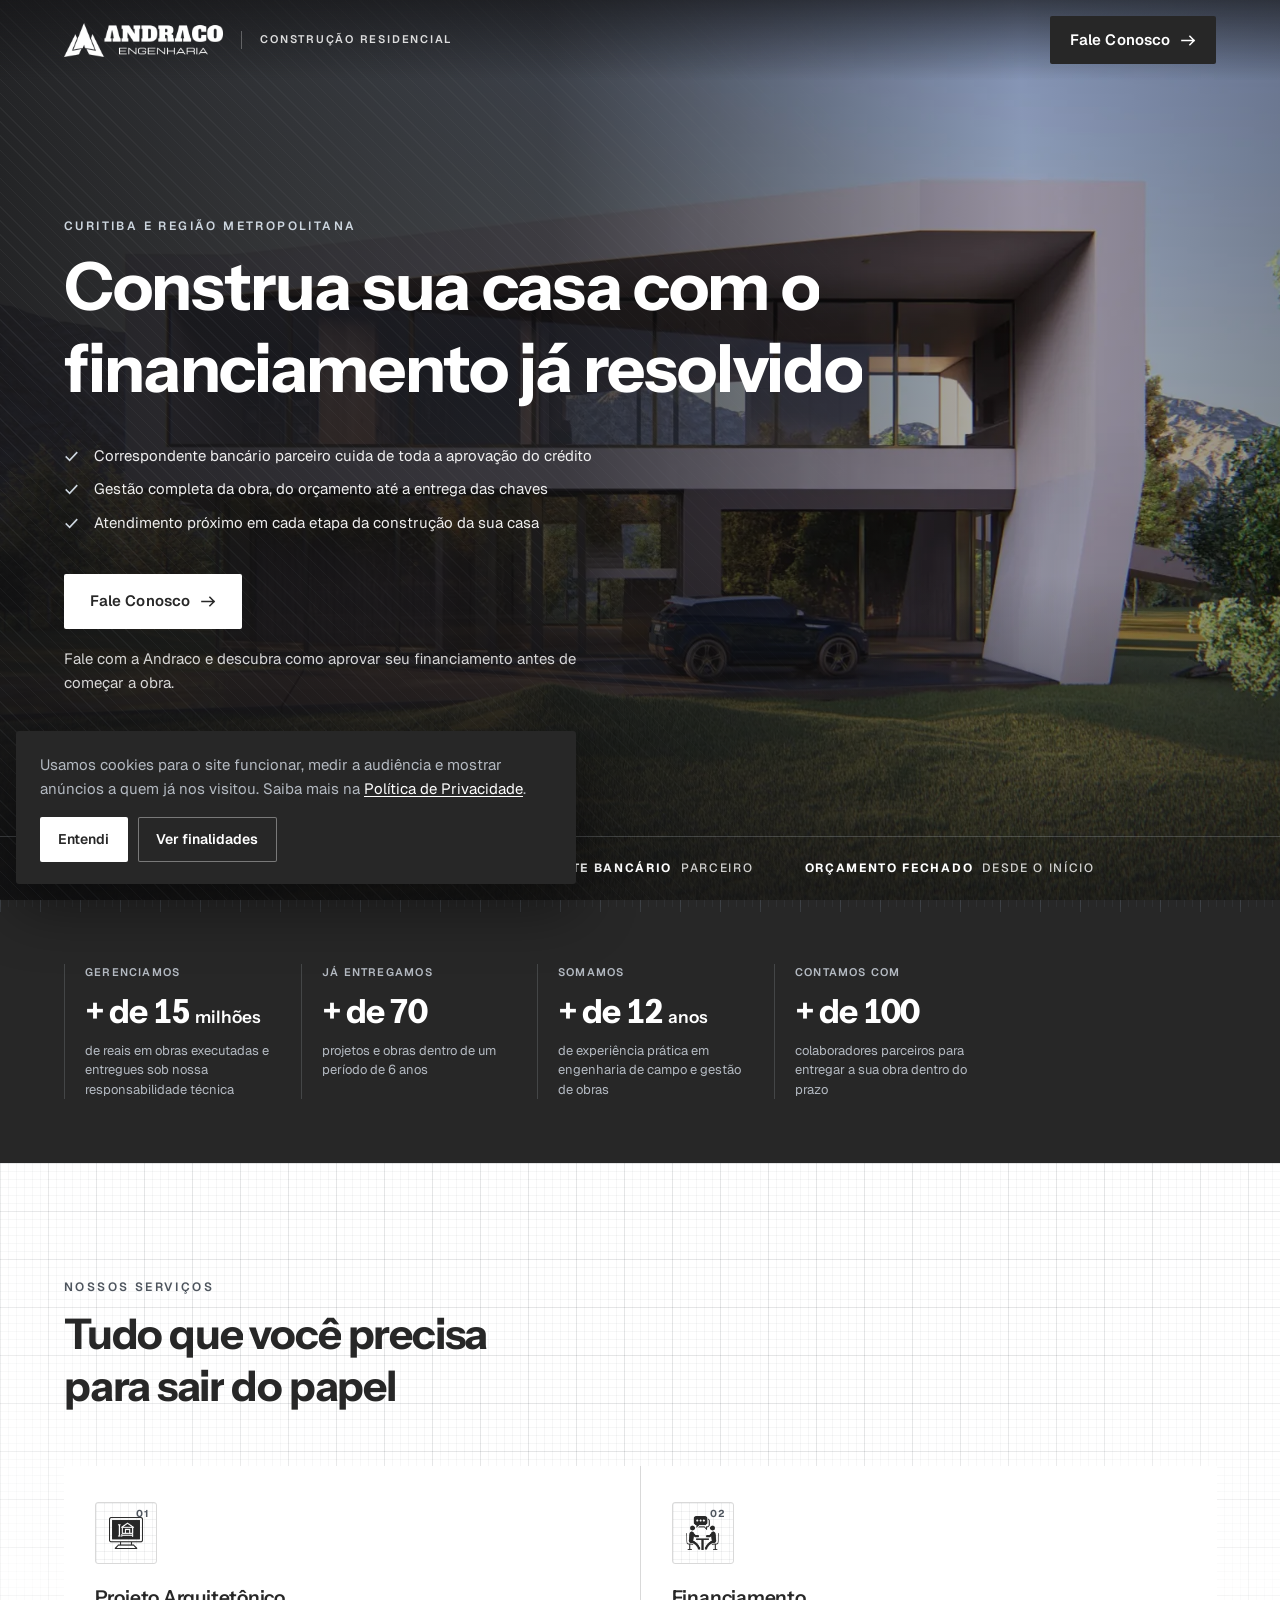
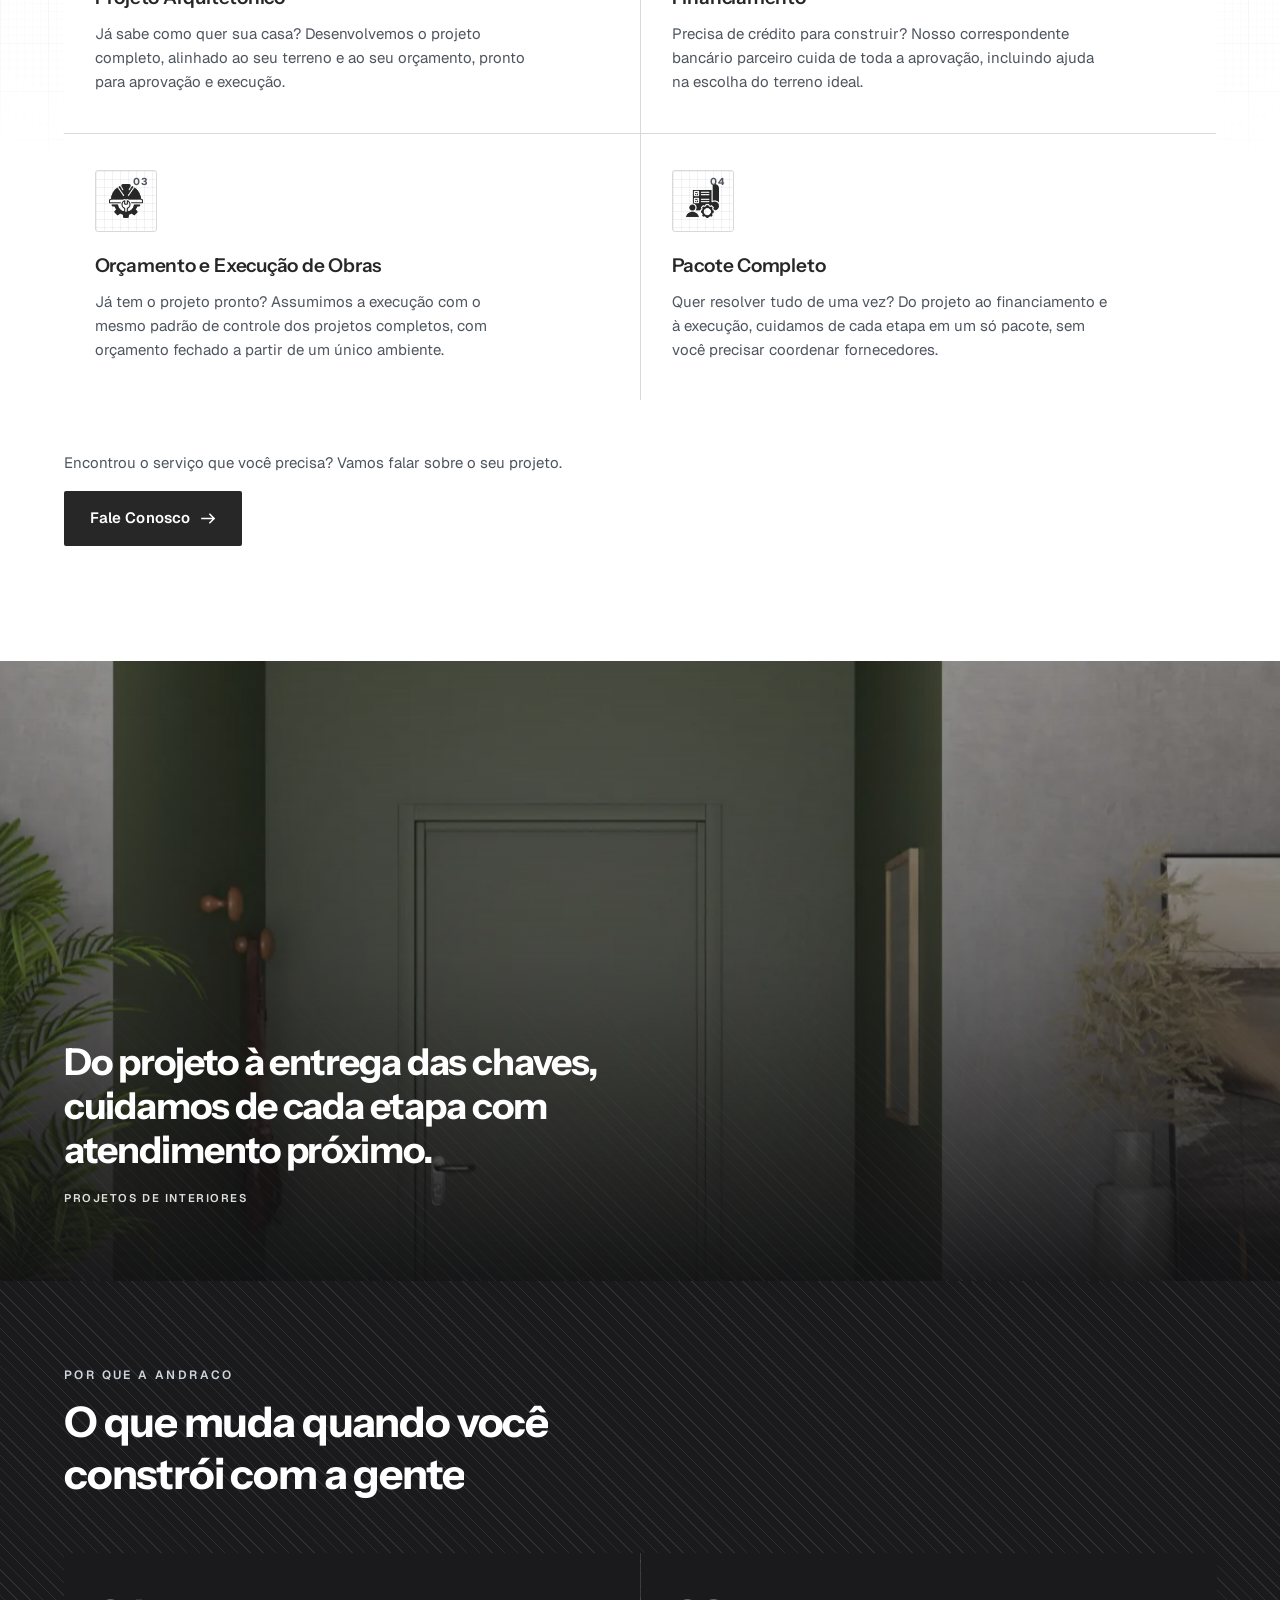
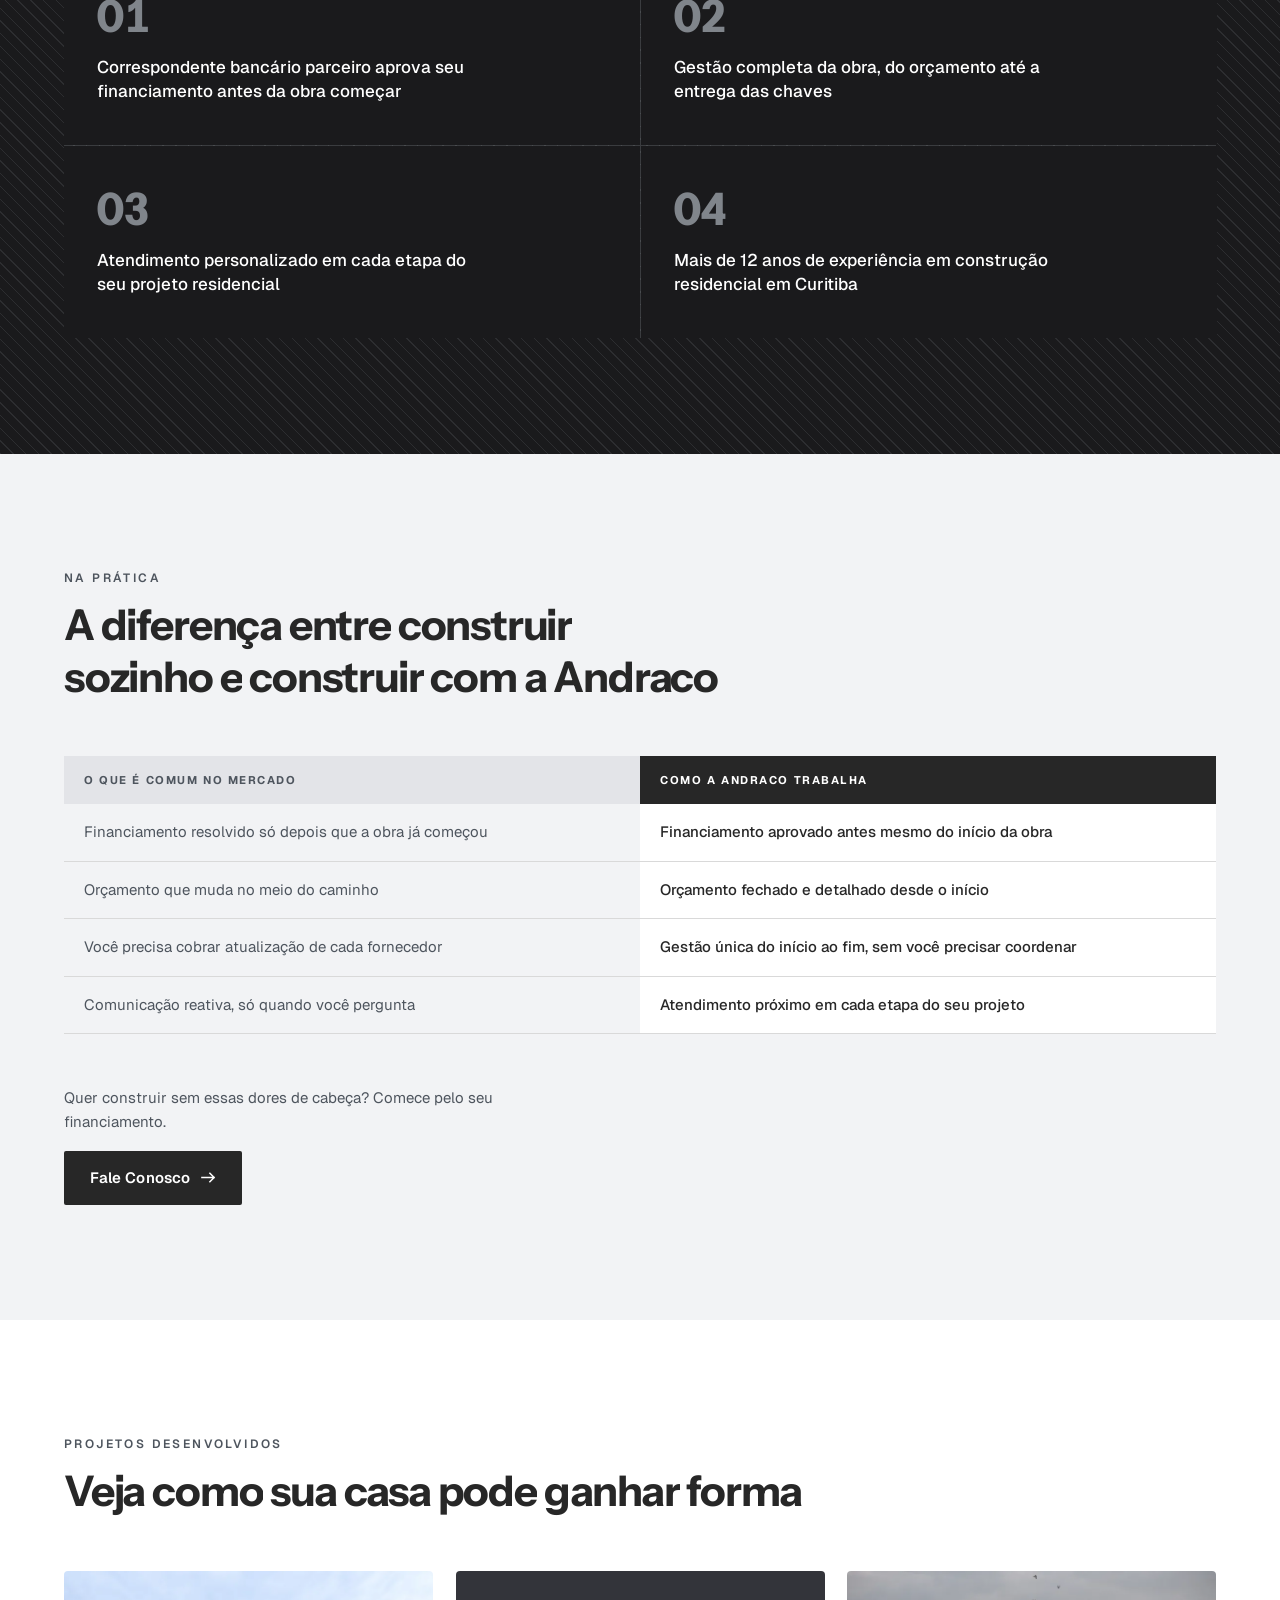
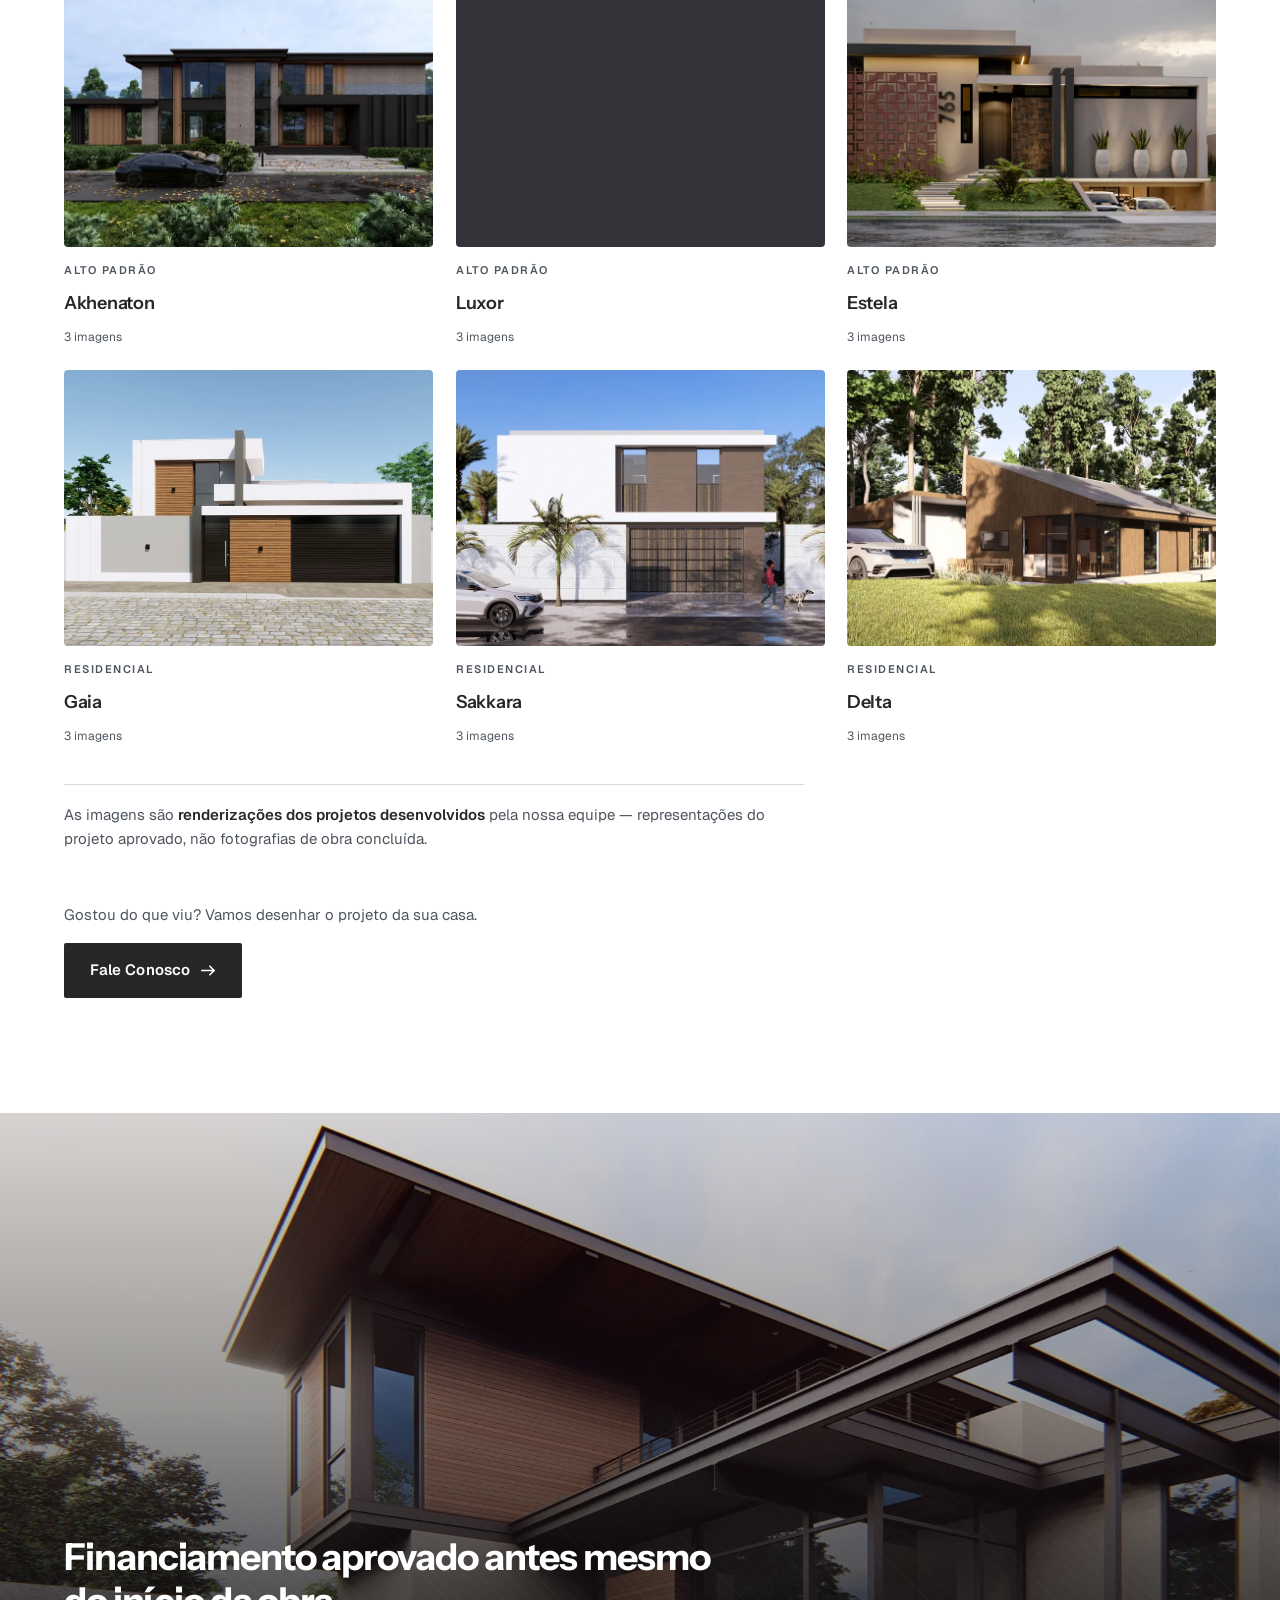
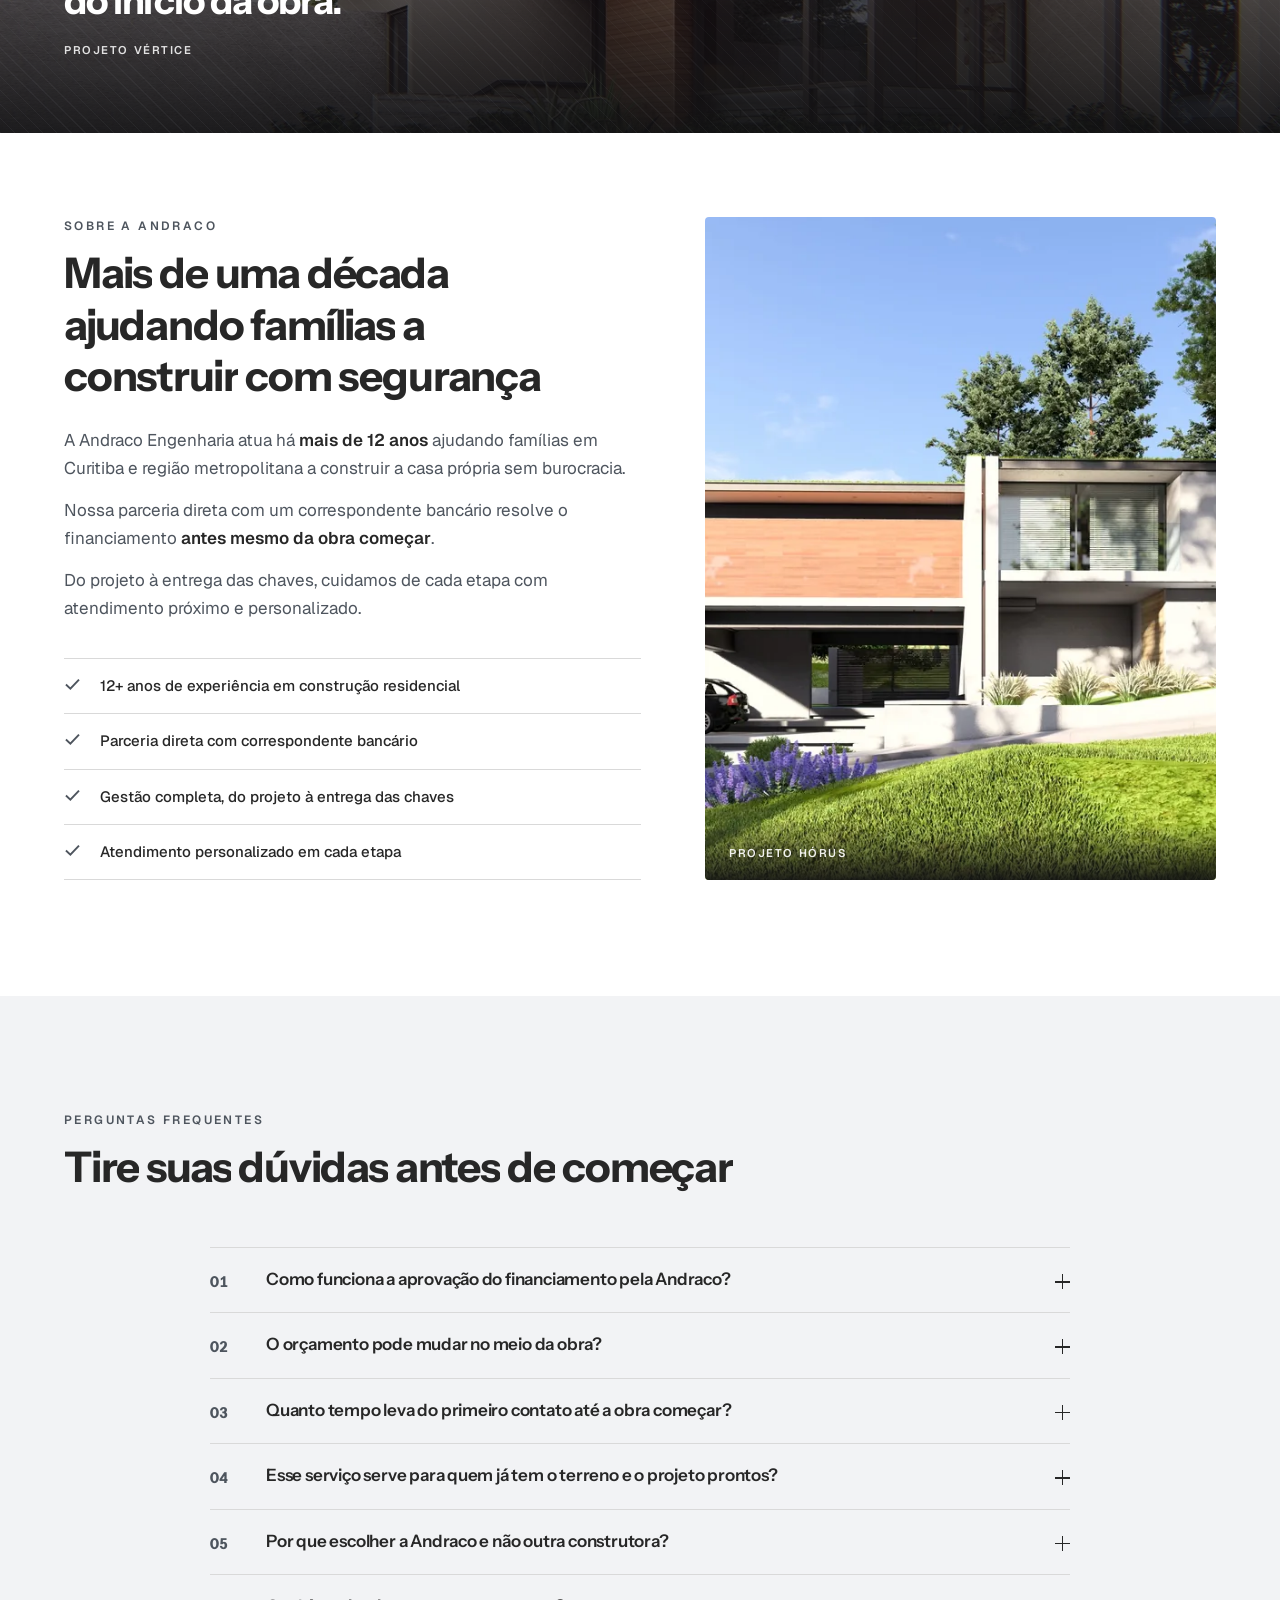
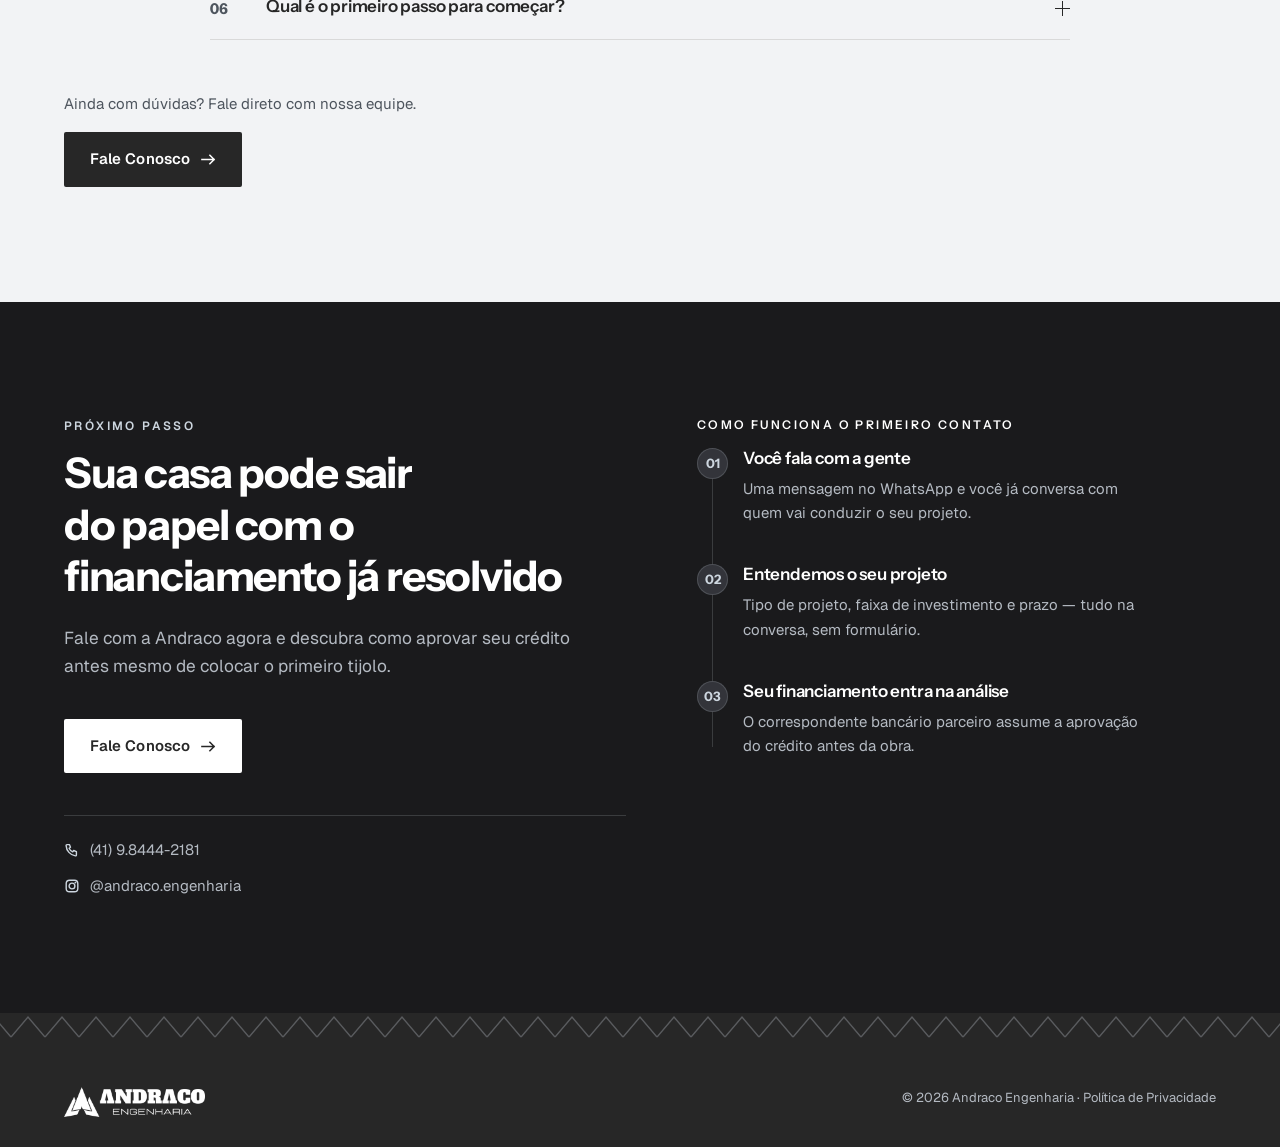
<file: deploy-vercel-lp/index.html>
<!DOCTYPE html>
<html lang="pt-BR">
<head>
<meta charset="UTF-8">
<meta name="viewport" content="width=device-width, initial-scale=1">
<title>Construa sua casa com o financiamento já resolvido | Andraco Engenharia</title>
<meta name="description" content="Correspondente bancário parceiro cuida de toda a aprovação do crédito. Gestão completa da obra, do orçamento à entrega das chaves. Mais de 12 anos em construção residencial em Curitiba.">
<!-- Página de teste A/B contra a home, servida a tráfego pago.
     noindex evita competir/canibalizar a home no orgânico. Ver report. -->
<meta name="robots" content="noindex, follow">
<meta name="theme-color" content="#1A1A1C">
<link rel="icon" href="assets/logos/favicon-32.png" sizes="32x32">
<link rel="apple-touch-icon" href="assets/logos/favicon-180.png">

<meta property="og:type" content="website">
<meta property="og:title" content="Construa sua casa com o financiamento já resolvido">
<meta property="og:description" content="Correspondente bancário parceiro cuida de toda a aprovação do crédito. Gestão completa da obra, do orçamento à entrega das chaves.">
<meta property="og:image" content="https://andracoengenharia.com.br/assets/img/hero-lp.webp">
<meta property="og:locale" content="pt_BR">

<link rel="preconnect" href="https://fonts.googleapis.com">
<link rel="preconnect" href="https://fonts.gstatic.com" crossorigin>
<link href="https://fonts.googleapis.com/css2?family=Geist:wght@400;500;600&family=Instrument+Sans:wght@600;700&display=swap" rel="stylesheet">
<link rel="preload" as="image" href="assets/img/hero-lp.webp" fetchpriority="high">
<link rel="stylesheet" href="css/styles.css?v=2">

<!-- Google Tag Manager -->
<script>(function(w,d,s,l,i){w[l]=w[l]||[];w[l].push({'gtm.start':new Date().getTime(),event:'gtm.js'});
var f=d.getElementsByTagName(s)[0],j=d.createElement(s),dl=l!='dataLayer'?'&l='+l:'';j.async=true;
j.src='https://www.googletagmanager.com/gtm.js?id='+i+dl;f.parentNode.insertBefore(j,f);})
(window,document,'script','dataLayer','GTM-P6RVST79');</script>
</head>
<body>
<noscript><iframe src="https://www.googletagmanager.com/ns.html?id=GTM-P6RVST79"
  height="0" width="0" style="display:none;visibility:hidden" title="Google Tag Manager"></iframe></noscript>
<script>
  document.documentElement.setAttribute('data-motion','on');
  setTimeout(function(){ if(!window.__motionReady) document.documentElement.removeAttribute('data-motion'); },2500);
</script>

<svg width="0" height="0" aria-hidden="true" style="position:absolute" focusable="false">
  <symbol id="i-arrow" viewBox="0 0 16 16"><path d="M1 8h13M9.5 3.5 14 8l-4.5 4.5" fill="none" stroke="currentColor" stroke-width="1.6" stroke-linecap="square"/></symbol>
  <symbol id="i-check" viewBox="0 0 16 16"><path d="M2.5 8.6 6 12l7.5-8" fill="none" stroke="currentColor" stroke-width="1.8" stroke-linecap="square"/></symbol>
  <symbol id="i-zoom" viewBox="0 0 16 16"><circle cx="7" cy="7" r="4.6" fill="none" stroke="currentColor" stroke-width="1.4"/><path d="M10.6 10.6 14.4 14.4M5 7h4M7 5v4" stroke="currentColor" stroke-width="1.4" stroke-linecap="square"/></symbol>
  <symbol id="i-phone" viewBox="0 0 16 16"><path d="M3 2.6h2.4l1.1 2.7-1.4 1a7.4 7.4 0 0 0 3.6 3.6l1-1.4 2.7 1.1V13a.9.9 0 0 1-1 .9A11 11 0 0 1 2.1 3.6a.9.9 0 0 1 .9-1z" fill="none" stroke="currentColor" stroke-width="1.4" stroke-linejoin="round"/></symbol>
  <symbol id="i-insta" viewBox="0 0 16 16"><rect x="2.2" y="2.2" width="11.6" height="11.6" rx="3.4" fill="none" stroke="currentColor" stroke-width="1.4"/><circle cx="8" cy="8" r="2.9" fill="none" stroke="currentColor" stroke-width="1.4"/><circle cx="11.4" cy="4.6" r=".95" fill="currentColor"/></symbol>
  <symbol id="i-close" viewBox="0 0 16 16"><path d="m3.5 3.5 9 9m0-9-9 9" stroke="currentColor" stroke-width="1.5" stroke-linecap="square"/></symbol>
  <symbol id="i-prev" viewBox="0 0 16 16"><path d="M10 2.5 4.5 8l5.5 5.5" fill="none" stroke="currentColor" stroke-width="1.5" stroke-linecap="square"/></symbol>
  <symbol id="i-next" viewBox="0 0 16 16"><path d="M6 2.5 11.5 8 6 13.5" fill="none" stroke="currentColor" stroke-width="1.5" stroke-linecap="square"/></symbol>
</svg>

<a class="skip" href="#conteudo">Pular para o conteúdo principal</a>

<!-- ============================== HEADER (enxuto — é LP) ============================== -->
<header class="hdr hdr--lp">
  <div class="container">
    <a class="hdr-logo" href="#top" aria-label="Andraco Engenharia">
      <img src="assets/logos/logo-white.png" alt="Andraco Engenharia" width="900" height="192">
    </a>
    <span class="lp-badge">Construção residencial</span>
    <a class="btn" data-wa-btn="hero">Fale Conosco <svg width="15" height="15" aria-hidden="true"><use href="#i-arrow"/></svg></a>
  </div>
</header>

<!-- ============================== HERO ============================== -->
<section class="hero" id="top">
  <div class="hero-media">
    <img src="assets/img/hero-lp.webp" alt="Projeto Luxor: volume branco escultórico com fechamento em vidro, desenvolvido pela Andraco Engenharia" width="2000" height="1125" fetchpriority="high">
  </div>
  <div class="hero-veil" aria-hidden="true"></div>
  <div class="hero-tex" aria-hidden="true"></div>

  <div class="hero-body">
    <div class="container">
      <div class="hero-inner" data-reveal>
        <span class="eyebrow">Curitiba e região metropolitana</span>
        <h1 data-hero-h>Construa sua casa com o financiamento já resolvido</h1>
        <ul class="hero-bullets">
          <li><svg width="15" height="15" aria-hidden="true"><use href="#i-check"/></svg><span>Correspondente bancário parceiro cuida de toda a aprovação do crédito</span></li>
          <li><svg width="15" height="15" aria-hidden="true"><use href="#i-check"/></svg><span>Gestão completa da obra, do orçamento até a entrega das chaves</span></li>
          <li><svg width="15" height="15" aria-hidden="true"><use href="#i-check"/></svg><span>Atendimento próximo em cada etapa da construção da sua casa</span></li>
        </ul>
        <div class="hero-actions">
          <a class="btn" data-wa-btn="hero">Fale Conosco <svg width="15" height="15" aria-hidden="true"><use href="#i-arrow"/></svg></a>
        </div>
        <p class="cta-note" style="margin:18px 0 0;color:rgba(255,255,255,.82)">Fale com a Andraco e descubra como aprovar seu financiamento antes de começar a obra.</p>
      </div>
    </div>
  </div>

  <div class="hero-rail">
    <div class="container">
      <ul>
        <li><b>+ de 12 anos</b> em construção residencial</li>
        <li><b>Correspondente bancário</b> parceiro</li>
        <li><b>Orçamento fechado</b> desde o início</li>
      </ul>
    </div>
  </div>
</section>

<main id="conteudo">

<!-- ============================== NÚMEROS DE AUTORIDADE ============================== -->
<section class="band" aria-label="Andraco em números">
  <div class="pat-rule" aria-hidden="true"></div>
  <div class="container">
    <ul>
      <li data-reveal>
        <span class="pre">Gerenciamos</span>
        <span class="n">+ de 15 <em>milhões</em></span>
        <span class="l">de reais em obras executadas e entregues sob nossa responsabilidade técnica</span>
      </li>
      <li data-reveal>
        <span class="pre">Já entregamos</span>
        <span class="n">+ de 70</span>
        <span class="l">projetos e obras dentro de um período de 6 anos</span>
      </li>
      <li data-reveal>
        <span class="pre">Somamos</span>
        <span class="n">+ de 12 <em>anos</em></span>
        <span class="l">de experiência prática em engenharia de campo e gestão de obras</span>
      </li>
      <li data-reveal>
        <span class="pre">Contamos com</span>
        <span class="n">+ de 100</span>
        <span class="l">colaboradores parceiros para entregar a sua obra dentro do prazo</span>
      </li>
    </ul>
  </div>
</section>

<!-- ============================== ATUAÇÃO (4 · ícones oficiais) ============================== -->
<section class="sec pat-grid" id="servicos">
  <div class="container">
    <div class="sec-head" data-reveal>
      <span class="eyebrow">Nossos serviços</span>
      <h2>Tudo que você precisa para sair do papel</h2>
    </div>

    <div class="svc svc--quad">
      <article class="svc-item" data-reveal>
        <span class="svc-badge"><span class="svc-n">01</span><img src="assets/icons/arquitetonico.png" alt="" width="34" height="34" loading="lazy" aria-hidden="true"></span>
        <h3>Projeto Arquitetônico</h3>
        <p>Já sabe como quer sua casa? Desenvolvemos o projeto completo, alinhado ao seu terreno e ao seu orçamento, pronto para aprovação e execução.</p>
      </article>
      <article class="svc-item" data-reveal>
        <span class="svc-badge"><span class="svc-n">02</span><img src="assets/icons/consultoria.png" alt="" width="34" height="34" loading="lazy" aria-hidden="true"></span>
        <h3>Financiamento</h3>
        <p>Precisa de crédito para construir? Nosso correspondente bancário parceiro cuida de toda a aprovação, incluindo ajuda na escolha do terreno ideal.</p>
      </article>
      <article class="svc-item" data-reveal>
        <span class="svc-badge"><span class="svc-n">03</span><img src="assets/icons/execucao.png" alt="" width="34" height="34" loading="lazy" aria-hidden="true"></span>
        <h3>Orçamento e Execução de Obras</h3>
        <p>Já tem o projeto pronto? Assumimos a execução com o mesmo padrão de controle dos projetos completos, com orçamento fechado a partir de um único ambiente.</p>
      </article>
      <article class="svc-item" data-reveal>
        <span class="svc-badge"><span class="svc-n">04</span><img src="assets/icons/executivo.png" alt="" width="34" height="34" loading="lazy" aria-hidden="true"></span>
        <h3>Pacote Completo</h3>
        <p>Quer resolver tudo de uma vez? Do projeto ao financiamento e à execução, cuidamos de cada etapa em um só pacote, sem você precisar coordenar fornecedores.</p>
      </article>
    </div>

    <div class="cta-row" data-reveal>
      <p class="cta-note">Encontrou o serviço que você precisa? Vamos falar sobre o seu projeto.</p>
      <a class="btn" data-wa-btn="servicos">Fale Conosco <svg width="15" height="15" aria-hidden="true"><use href="#i-arrow"/></svg></a>
    </div>
  </div>
</section>

<!-- ============================== FAIXA 1 ============================== -->
<section class="strip" aria-label="Interiores de projeto desenvolvido">
  <div class="strip-media"><img src="assets/img/faixa-gourmet.webp" alt="Corredor interno com marcenaria sob medida e iluminação embutida" width="1900" height="1069" loading="lazy" decoding="async"></div>
  <div class="strip-body">
    <div class="container">
      <p class="q" data-reveal>Do projeto à entrega das chaves, cuidamos de cada etapa com atendimento próximo.</p>
      <p class="src" data-reveal="soft">Projetos de interiores</p>
    </div>
  </div>
</section>

<!-- ============================== DIFERENCIAIS ============================== -->
<section class="sec sec--after-strip bg-dark pat-hatch" id="diferenciais">
  <div class="container">
    <div class="sec-head" data-reveal>
      <span class="eyebrow">Por que a Andraco</span>
      <h2>O que muda quando você constrói com a gente</h2>
    </div>
    <ul class="bignum">
      <li data-reveal><span class="n">01</span><p>Correspondente bancário parceiro aprova seu financiamento antes da obra começar</p></li>
      <li data-reveal><span class="n">02</span><p>Gestão completa da obra, do orçamento até a entrega das chaves</p></li>
      <li data-reveal><span class="n">03</span><p>Atendimento personalizado em cada etapa do seu projeto residencial</p></li>
      <li data-reveal><span class="n">04</span><p>Mais de 12 anos de experiência em construção residencial em Curitiba</p></li>
    </ul>
  </div>
</section>

<!-- ============================== COMPARATIVO ============================== -->
<section class="sec bg-paper" id="comparativo">
  <div class="container">
    <div class="sec-head" data-reveal>
      <span class="eyebrow">Na prática</span>
      <h2>A diferença entre construir sozinho e construir com a Andraco</h2>
    </div>

    <div data-reveal>
      <table class="cmp">
        <caption>Comparação entre a prática comum do mercado e o método da Andraco</caption>
        <thead>
          <tr><th scope="col">O que é comum no mercado</th><th scope="col">Como a Andraco trabalha</th></tr>
        </thead>
        <tbody>
          <tr><td>Financiamento resolvido só depois que a obra já começou</td><td>Financiamento aprovado antes mesmo do início da obra</td></tr>
          <tr><td>Orçamento que muda no meio do caminho</td><td>Orçamento fechado e detalhado desde o início</td></tr>
          <tr><td>Você precisa cobrar atualização de cada fornecedor</td><td>Gestão única do início ao fim, sem você precisar coordenar</td></tr>
          <tr><td>Comunicação reativa, só quando você pergunta</td><td>Atendimento próximo em cada etapa do seu projeto</td></tr>
        </tbody>
      </table>

      <!-- mesma informação em cartões empilhados para telas estreitas (<=900px) -->
      <ul class="cmp-cards">
        <li>
          <div class="row"><span class="lbl">Comum no mercado</span><span class="v">Financiamento resolvido só depois que a obra já começou</span></div>
          <div class="row"><span class="lbl">Com a Andraco</span><span class="v">Financiamento aprovado antes mesmo do início da obra</span></div>
        </li>
        <li>
          <div class="row"><span class="lbl">Comum no mercado</span><span class="v">Orçamento que muda no meio do caminho</span></div>
          <div class="row"><span class="lbl">Com a Andraco</span><span class="v">Orçamento fechado e detalhado desde o início</span></div>
        </li>
        <li>
          <div class="row"><span class="lbl">Comum no mercado</span><span class="v">Você precisa cobrar atualização de cada fornecedor</span></div>
          <div class="row"><span class="lbl">Com a Andraco</span><span class="v">Gestão única do início ao fim, sem você precisar coordenar</span></div>
        </li>
        <li>
          <div class="row"><span class="lbl">Comum no mercado</span><span class="v">Comunicação reativa, só quando você pergunta</span></div>
          <div class="row"><span class="lbl">Com a Andraco</span><span class="v">Atendimento próximo em cada etapa do seu projeto</span></div>
        </li>
      </ul>
    </div>

    <div class="cta-row" data-reveal>
      <p class="cta-note">Quer construir sem essas dores de cabeça? Comece pelo seu financiamento.</p>
      <a class="btn" data-wa-btn="comparativo">Fale Conosco <svg width="15" height="15" aria-hidden="true"><use href="#i-arrow"/></svg></a>
    </div>
  </div>
</section>

<!-- ============================== PROJETOS DESENVOLVIDOS ============================== -->
<section class="sec" id="projetos">
  <div class="container">
    <div class="sec-head" data-reveal>
      <span class="eyebrow">Projetos desenvolvidos</span>
      <h2>Veja como sua casa pode ganhar forma</h2>
    </div>

    <div class="pf">
      <button class="pf-card" type="button" data-reveal="fig" data-title="Projeto Akhenaton"
        data-gallery="assets/img/portfolio/akhenaton/01.webp|assets/img/portfolio/akhenaton/02.webp|assets/img/portfolio/akhenaton/03.webp">
        <span class="pf-thumb"><img src="assets/img/portfolio/akhenaton/cover.webp" alt="Projeto Akhenaton: residência horizontal em concreto, madeira e vidro" width="1000" height="563" loading="lazy" decoding="async"><span class="pf-zoom"><svg width="16" height="16" aria-hidden="true"><use href="#i-zoom"/></svg></span></span>
        <span class="pf-meta"><span class="pf-cat">Alto padrão</span><h3>Akhenaton</h3><span class="pf-count">3 imagens</span></span>
      </button>

      <button class="pf-card" type="button" data-reveal="fig" data-title="Projeto Luxor"
        data-gallery="assets/img/portfolio/luxor/01.webp|assets/img/portfolio/luxor/02.webp|assets/img/portfolio/luxor/03.webp">
        <span class="pf-thumb"><img src="assets/img/portfolio/luxor/cover.webp" alt="Projeto Luxor: volume branco escultórico suspenso com fechamento em vidro" width="1000" height="563" loading="lazy" decoding="async"><span class="pf-zoom"><svg width="16" height="16" aria-hidden="true"><use href="#i-zoom"/></svg></span></span>
        <span class="pf-meta"><span class="pf-cat">Alto padrão</span><h3>Luxor</h3><span class="pf-count">3 imagens</span></span>
      </button>

      <button class="pf-card" type="button" data-reveal="fig" data-title="Projeto Estela"
        data-gallery="assets/img/portfolio/estela/01.webp|assets/img/portfolio/estela/02.webp|assets/img/portfolio/estela/03.webp">
        <span class="pf-thumb"><img src="assets/img/portfolio/estela/cover.webp" alt="Projeto Estela: fachada com painel de cobogó em terracota e revestimento em pedra" width="1000" height="563" loading="lazy" decoding="async"><span class="pf-zoom"><svg width="16" height="16" aria-hidden="true"><use href="#i-zoom"/></svg></span></span>
        <span class="pf-meta"><span class="pf-cat">Alto padrão</span><h3>Estela</h3><span class="pf-count">3 imagens</span></span>
      </button>

      <button class="pf-card" type="button" data-reveal="fig" data-title="Projeto Gaia"
        data-gallery="assets/img/portfolio/gaia/01.webp|assets/img/portfolio/gaia/02.webp|assets/img/portfolio/gaia/03.webp">
        <span class="pf-thumb"><img src="assets/img/portfolio/gaia/cover.webp" alt="Projeto Gaia: volumes brancos com painel vertical em madeira e garagem coberta" width="1000" height="563" loading="lazy" decoding="async"><span class="pf-zoom"><svg width="16" height="16" aria-hidden="true"><use href="#i-zoom"/></svg></span></span>
        <span class="pf-meta"><span class="pf-cat">Residencial</span><h3>Gaia</h3><span class="pf-count">3 imagens</span></span>
      </button>

      <button class="pf-card" type="button" data-reveal="fig" data-title="Projeto Sakkara"
        data-gallery="assets/img/portfolio/sakkara/01.webp|assets/img/portfolio/sakkara/02.webp|assets/img/portfolio/sakkara/03.webp">
        <span class="pf-thumb"><img src="assets/img/portfolio/sakkara/cover.webp" alt="Projeto Sakkara: sobrado de fachada branca com painel em madeira e portão metálico" width="1000" height="563" loading="lazy" decoding="async"><span class="pf-zoom"><svg width="16" height="16" aria-hidden="true"><use href="#i-zoom"/></svg></span></span>
        <span class="pf-meta"><span class="pf-cat">Residencial</span><h3>Sakkara</h3><span class="pf-count">3 imagens</span></span>
      </button>

      <button class="pf-card" type="button" data-reveal="fig" data-title="Projeto Delta"
        data-gallery="assets/img/portfolio/delta/01.webp|assets/img/portfolio/delta/02.webp|assets/img/portfolio/delta/03.webp">
        <span class="pf-thumb"><img src="assets/img/portfolio/delta/cover.webp" alt="Projeto Delta: casa térrea com cobertura inclinada em terreno arborizado" width="1000" height="563" loading="lazy" decoding="async"><span class="pf-zoom"><svg width="16" height="16" aria-hidden="true"><use href="#i-zoom"/></svg></span></span>
        <span class="pf-meta"><span class="pf-cat">Residencial</span><h3>Delta</h3><span class="pf-count">3 imagens</span></span>
      </button>
    </div>

    <p class="pf-note" data-reveal="soft">As imagens são <strong>renderizações dos projetos desenvolvidos</strong> pela nossa equipe — representações do projeto aprovado, não fotografias de obra concluída.</p>

    <div class="cta-row" data-reveal>
      <p class="cta-note">Gostou do que viu? Vamos desenhar o projeto da sua casa.</p>
      <a class="btn" data-wa-btn="projetos">Fale Conosco <svg width="15" height="15" aria-hidden="true"><use href="#i-arrow"/></svg></a>
    </div>
  </div>
</section>

<!-- ============================== FAIXA 2 ============================== -->
<section class="strip" aria-label="Projeto Vértice">
  <div class="strip-media"><img src="assets/img/faixa-projeto.webp" alt="Projeto Vértice: residência em madeira e alvenaria implantada em terreno inclinado" width="1900" height="1069" loading="lazy" decoding="async"></div>
  <div class="strip-body">
    <div class="container">
      <p class="q" data-reveal>Financiamento aprovado antes mesmo do início da obra.</p>
      <p class="src" data-reveal="soft">Projeto Vértice</p>
    </div>
  </div>
</section>

<!-- ============================== SOBRE ============================== -->
<section class="sec sec--after-strip" id="sobre">
  <div class="container">
    <div class="split split--flip">
      <figure class="split-fig" data-reveal="fig">
        <img src="assets/img/split-financiamento.webp" alt="Projeto Hórus: residência de dois pavimentos com estrutura aparente e jardim frontal" width="1300" height="731" loading="lazy" decoding="async">
        <figcaption>Projeto Hórus</figcaption>
      </figure>
      <div class="split-body" data-rv="right" data-reveal>
        <span class="eyebrow">Sobre a Andraco</span>
        <h2>Mais de uma década ajudando famílias a construir com segurança</h2>
        <div class="prose">
          <p>A Andraco Engenharia atua há <strong>mais de 12 anos</strong> ajudando famílias em Curitiba e região metropolitana a construir a casa própria sem burocracia.</p>
          <p>Nossa parceria direta com um correspondente bancário resolve o financiamento <strong>antes mesmo da obra começar</strong>.</p>
          <p>Do projeto à entrega das chaves, cuidamos de cada etapa com atendimento próximo e personalizado.</p>
        </div>
        <ul class="checklist">
          <li><svg width="17" height="17" aria-hidden="true"><use href="#i-check"/></svg><span>12+ anos de experiência em construção residencial</span></li>
          <li><svg width="17" height="17" aria-hidden="true"><use href="#i-check"/></svg><span>Parceria direta com correspondente bancário</span></li>
          <li><svg width="17" height="17" aria-hidden="true"><use href="#i-check"/></svg><span>Gestão completa, do projeto à entrega das chaves</span></li>
          <li><svg width="17" height="17" aria-hidden="true"><use href="#i-check"/></svg><span>Atendimento personalizado em cada etapa</span></li>
        </ul>
      </div>
    </div>
  </div>
</section>

<!-- ============================== FAQ ============================== -->
<section class="sec bg-paper" id="faq">
  <div class="container">
    <div class="sec-head" data-reveal>
      <span class="eyebrow">Perguntas frequentes</span>
      <h2>Tire suas dúvidas antes de começar</h2>
    </div>
    <div class="faq" data-reveal>
      <details>
        <summary><span class="q-n">01</span><span class="q-t">Como funciona a aprovação do financiamento pela Andraco?</span><span class="q-i" aria-hidden="true"></span></summary>
        <p class="faq-a">Nosso correspondente bancário parceiro analisa seu perfil e cuida de toda a burocracia do crédito, incluindo apoio na escolha do terreno. Você só assina depois que tudo já está resolvido.</p>
      </details>
      <details>
        <summary><span class="q-n">02</span><span class="q-t">O orçamento pode mudar no meio da obra?</span><span class="q-i" aria-hidden="true"></span></summary>
        <p class="faq-a">Trabalhamos com orçamento fechado e detalhado desde o início. No primeiro contato, levantamos todas as informações para apresentar um valor claro antes de você decidir.</p>
      </details>
      <details>
        <summary><span class="q-n">03</span><span class="q-t">Quanto tempo leva do primeiro contato até a obra começar?</span><span class="q-i" aria-hidden="true"></span></summary>
        <p class="faq-a">Depende do seu projeto e da etapa em que você está hoje. Assim que falamos com você, já organizamos um cronograma com prazos definidos para cada etapa.</p>
      </details>
      <details>
        <summary><span class="q-n">04</span><span class="q-t">Esse serviço serve para quem já tem o terreno e o projeto prontos?</span><span class="q-i" aria-hidden="true"></span></summary>
        <p class="faq-a">Sim. Se você já tem projeto e terreno, assumimos a execução com o mesmo padrão de controle dos pacotes completos. Se ainda não tem nada disso, também cuidamos de tudo desde o início.</p>
      </details>
      <details>
        <summary><span class="q-n">05</span><span class="q-t">Por que escolher a Andraco e não outra construtora?</span><span class="q-i" aria-hidden="true"></span></summary>
        <p class="faq-a">Poucas construtoras têm parceria direta com correspondente bancário para resolver seu financiamento antes da obra. Somamos isso a mais de 12 anos de gestão completa e atendimento próximo.</p>
      </details>
      <details>
        <summary><span class="q-n">06</span><span class="q-t">Qual é o primeiro passo para começar?</span><span class="q-i" aria-hidden="true"></span></summary>
        <p class="faq-a">É só falar com a gente pelo botão desta página. Em pouco tempo, alguém da nossa equipe entra em contato para entender seu projeto e já apresentar os próximos passos.</p>
      </details>
    </div>
    <div class="cta-row" data-reveal>
      <p class="cta-note">Ainda com dúvidas? Fale direto com nossa equipe.</p>
      <a class="btn" data-wa-btn="faq">Fale Conosco <svg width="15" height="15" aria-hidden="true"><use href="#i-arrow"/></svg></a>
    </div>
  </div>
</section>

<!-- ============================== CTA FINAL ============================== -->
<section class="sec bg-dark" id="contato">
  <div class="container">
    <div class="close">
      <div class="close-lead" data-reveal>
        <span class="eyebrow">Próximo passo</span>
        <h2>Sua casa pode sair do papel com o financiamento já resolvido</h2>
        <p class="lede">Fale com a Andraco agora e descubra como aprovar seu crédito antes mesmo de colocar o primeiro tijolo.</p>
        <a class="btn" data-wa-btn="contato">Fale Conosco <svg width="15" height="15" aria-hidden="true"><use href="#i-arrow"/></svg></a>
        <div class="contacts">
          <a href="tel:+5541984442181"><svg width="16" height="16" aria-hidden="true"><use href="#i-phone"/></svg>(41) 9.8444-2181</a>
          <a href="https://www.instagram.com/andraco.engenharia/" target="_blank" rel="noopener"><svg width="16" height="16" aria-hidden="true"><use href="#i-insta"/></svg>@andraco.engenharia</a>
        </div>
      </div>

      <div data-reveal="soft">
        <h3 class="close-aside__lbl">Como funciona o primeiro contato</h3>
        <ol class="flow">
          <li>
            <span class="dot">01</span>
            <h3>Você fala com a gente</h3>
            <p>Uma mensagem no WhatsApp e você já conversa com quem vai conduzir o seu projeto.</p>
          </li>
          <li>
            <span class="dot">02</span>
            <h3>Entendemos o seu projeto</h3>
            <p>Tipo de projeto, faixa de investimento e prazo — tudo na conversa, sem formulário.</p>
          </li>
          <li>
            <span class="dot">03</span>
            <h3>Seu financiamento entra na análise</h3>
            <p>O correspondente bancário parceiro assume a aprovação do crédito antes da obra.</p>
          </li>
        </ol>
      </div>
    </div>
  </div>
</section>

</main>

<!-- ============================== FOOTER (curto — é LP) ============================== -->
<footer class="ftr">
  <div class="pat-apex on-dark" aria-hidden="true"></div>
  <div class="container">
    <div class="ftr-bot" style="margin-top:0;padding-top:0;border:0">
      <span><img src="assets/logos/logo-white.png" alt="Andraco Engenharia" width="900" height="192" style="height:30px;width:auto" loading="lazy"></span>
      <span>© <span data-year>2026</span> Andraco Engenharia · <a href="privacidade.html">Política de Privacidade</a></span>
    </div>
  </div>
</footer>

<!-- ============================== LIGHTBOX ============================== -->
<div class="lb" role="dialog" aria-modal="true" aria-label="Galeria do projeto" aria-hidden="true">
  <div class="lb-bar">
    <span class="lb-title">Projeto</span>
    <span class="lb-idx">1 / 1</span>
    <button class="lb-btn lb-close" type="button" aria-label="Fechar galeria"><svg width="16" height="16" aria-hidden="true"><use href="#i-close"/></svg></button>
  </div>
  <div class="lb-stage">
    <button class="lb-btn lb-nav lb-prev" type="button" aria-label="Imagem anterior"><svg width="16" height="16" aria-hidden="true"><use href="#i-prev"/></svg></button>
    <img alt="" hidden>
    <button class="lb-btn lb-nav lb-next" type="button" aria-label="Próxima imagem"><svg width="16" height="16" aria-hidden="true"><use href="#i-next"/></svg></button>
  </div>
  <div class="lb-foot"></div>
</div>

<!-- ============================== COOKIES (LGPD) ============================== -->
<aside class="ck" role="region" aria-label="Aviso de cookies">
  <p>Usamos cookies para o site funcionar, medir a audiência e mostrar anúncios a quem já nos visitou. Saiba mais na <a href="privacidade.html">Política de Privacidade</a>.</p>
  <ul class="ck-fins" id="ck-fins" data-cookie-fins hidden>
    <li><strong>Essenciais:</strong> fazem o site funcionar.</li>
    <li><strong>Análise:</strong> Google Analytics e Microsoft Clarity, para saber quais páginas e botões funcionam.</li>
    <li><strong>Publicidade:</strong> Google Ads, Meta e LinkedIn, para mostrar anúncios a quem já visitou o site.</li>
  </ul>
  <div class="ck-row">
    <button class="btn" type="button" data-cookie-ok>Entendi</button>
    <button class="btn btn--ghost" type="button" data-cookie-more aria-expanded="false" aria-controls="ck-fins">Ver finalidades</button>
  </div>
</aside>

<!-- Merlin — popup de qualificação que encaminha o lead para o WhatsApp. -->
<script src="https://scripts.gomerlin.com.br/merlin.js"></script>
<script>
  window.ANDRACO_MERLIN_POPUP = "https://tools.gomerlin.com.br/popup/b7c9b5c8-49f5-4ab4-9217-a836686fb99b";
  if (window.Merlin && window.Merlin.Popup) {
    window.Merlin.Popup.initFromSource(window.ANDRACO_MERLIN_POPUP);
  }
</script>
<script src="js/motion.js" defer></script>
<script src="js/app.js?v=2" defer></script>

<script type="application/ld+json">
{
  "@context":"https://schema.org",
  "@type":"FAQPage",
  "mainEntity":[
    {"@type":"Question","name":"Como funciona a aprovação do financiamento pela Andraco?","acceptedAnswer":{"@type":"Answer","text":"Nosso correspondente bancário parceiro analisa seu perfil e cuida de toda a burocracia do crédito, incluindo apoio na escolha do terreno. Você só assina depois que tudo já está resolvido."}},
    {"@type":"Question","name":"O orçamento pode mudar no meio da obra?","acceptedAnswer":{"@type":"Answer","text":"Trabalhamos com orçamento fechado e detalhado desde o início. No primeiro contato, levantamos todas as informações para apresentar um valor claro antes de você decidir."}},
    {"@type":"Question","name":"Quanto tempo leva do primeiro contato até a obra começar?","acceptedAnswer":{"@type":"Answer","text":"Depende do seu projeto e da etapa em que você está hoje. Assim que falamos com você, já organizamos um cronograma com prazos definidos para cada etapa."}},
    {"@type":"Question","name":"Esse serviço serve para quem já tem o terreno e o projeto prontos?","acceptedAnswer":{"@type":"Answer","text":"Sim. Se você já tem projeto e terreno, assumimos a execução com o mesmo padrão de controle dos pacotes completos. Se ainda não tem nada disso, também cuidamos de tudo desde o início."}},
    {"@type":"Question","name":"Por que escolher a Andraco e não outra construtora?","acceptedAnswer":{"@type":"Answer","text":"Poucas construtoras têm parceria direta com correspondente bancário para resolver seu financiamento antes da obra. Somamos isso a mais de 12 anos de gestão completa e atendimento próximo."}},
    {"@type":"Question","name":"Qual é o primeiro passo para começar?","acceptedAnswer":{"@type":"Answer","text":"É só falar com a gente pelo botão desta página. Em pouco tempo, alguém da nossa equipe entra em contato para entender seu projeto e já apresentar os próximos passos."}}
  ]
}
</script>
</body>
</html>
</file>
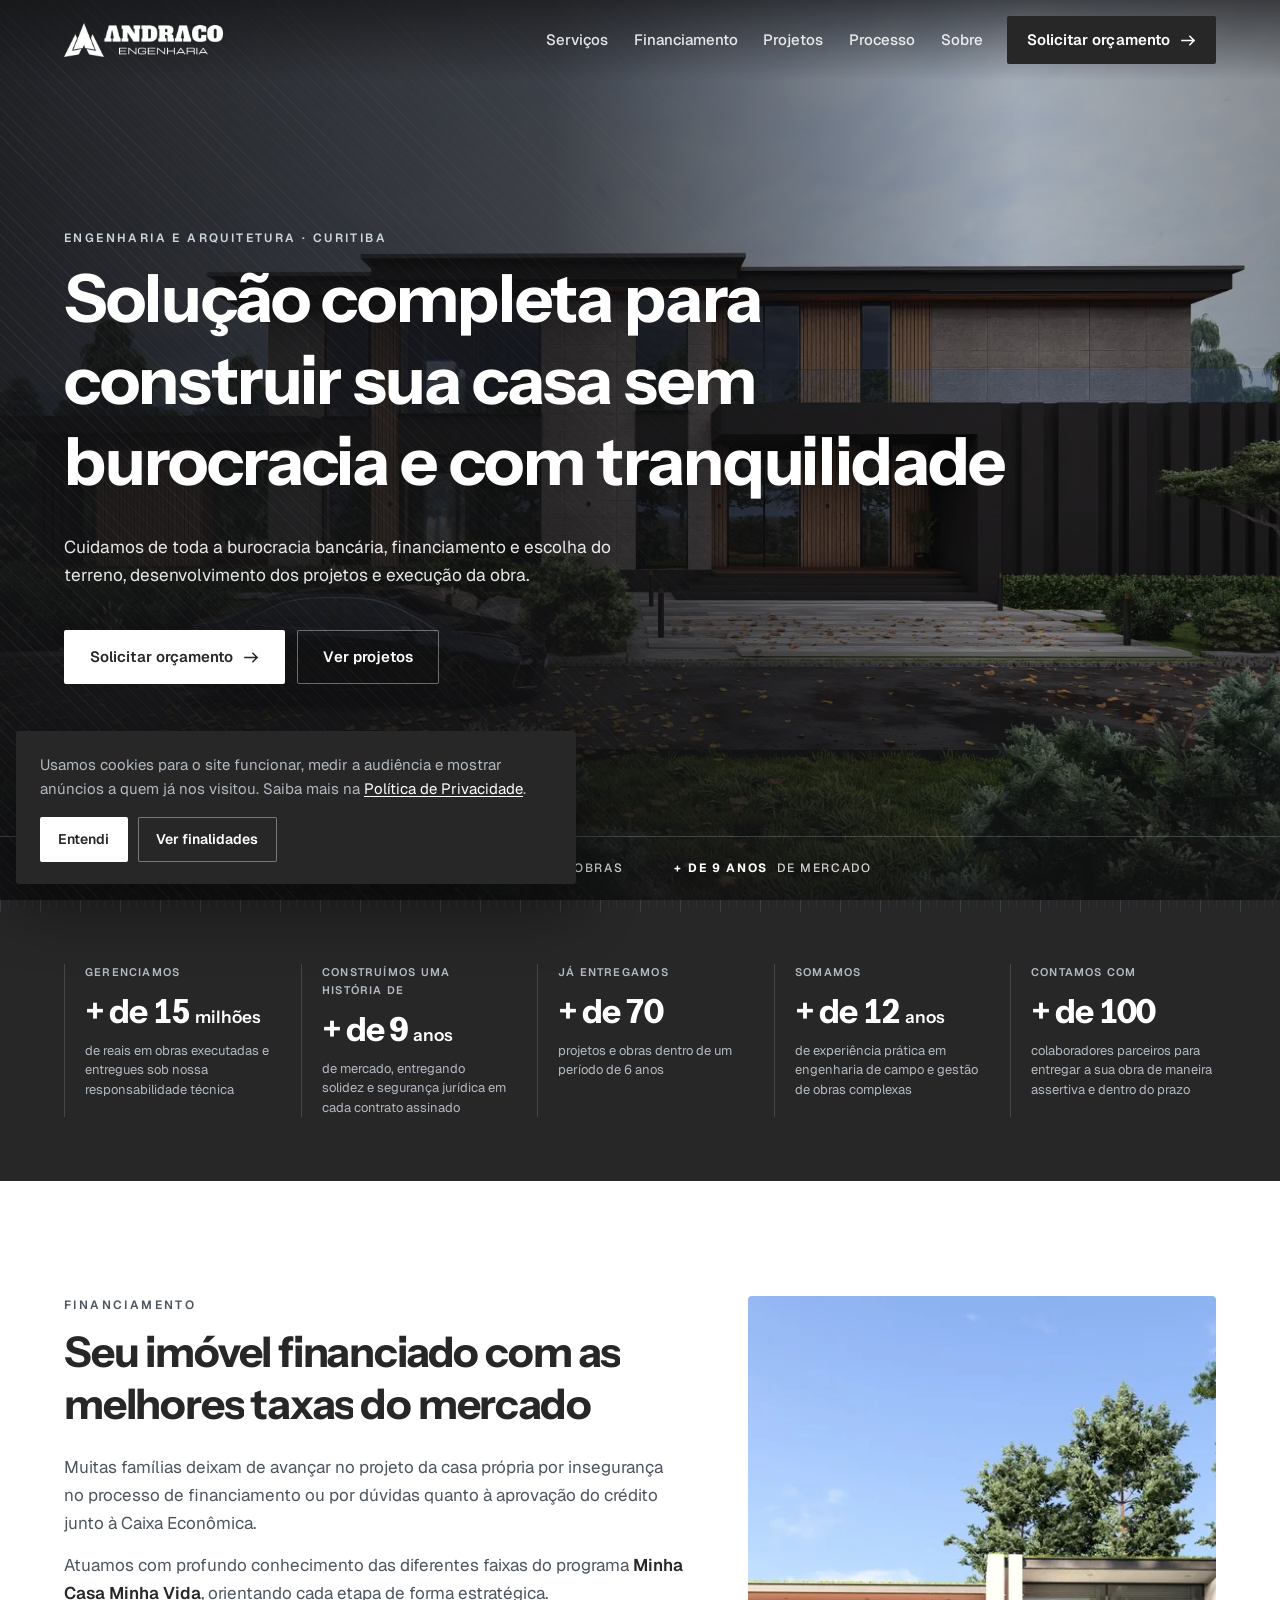
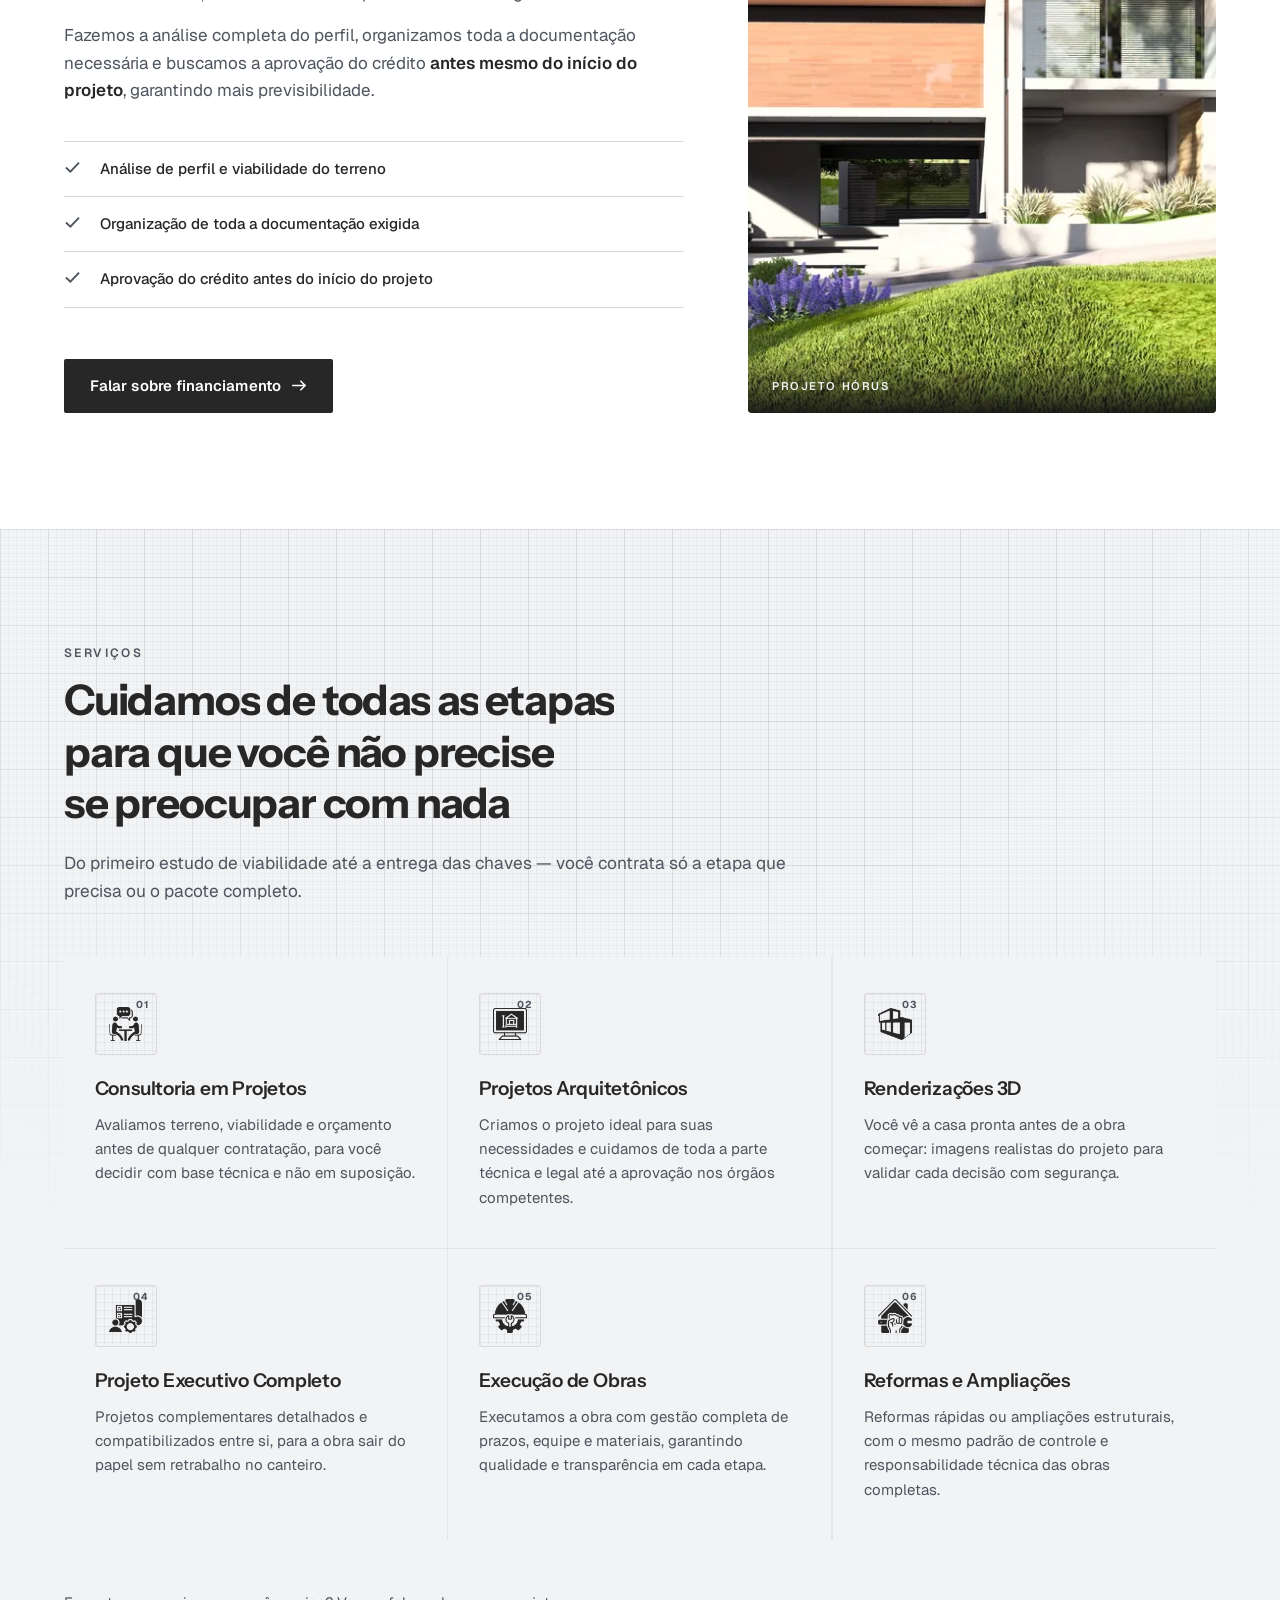
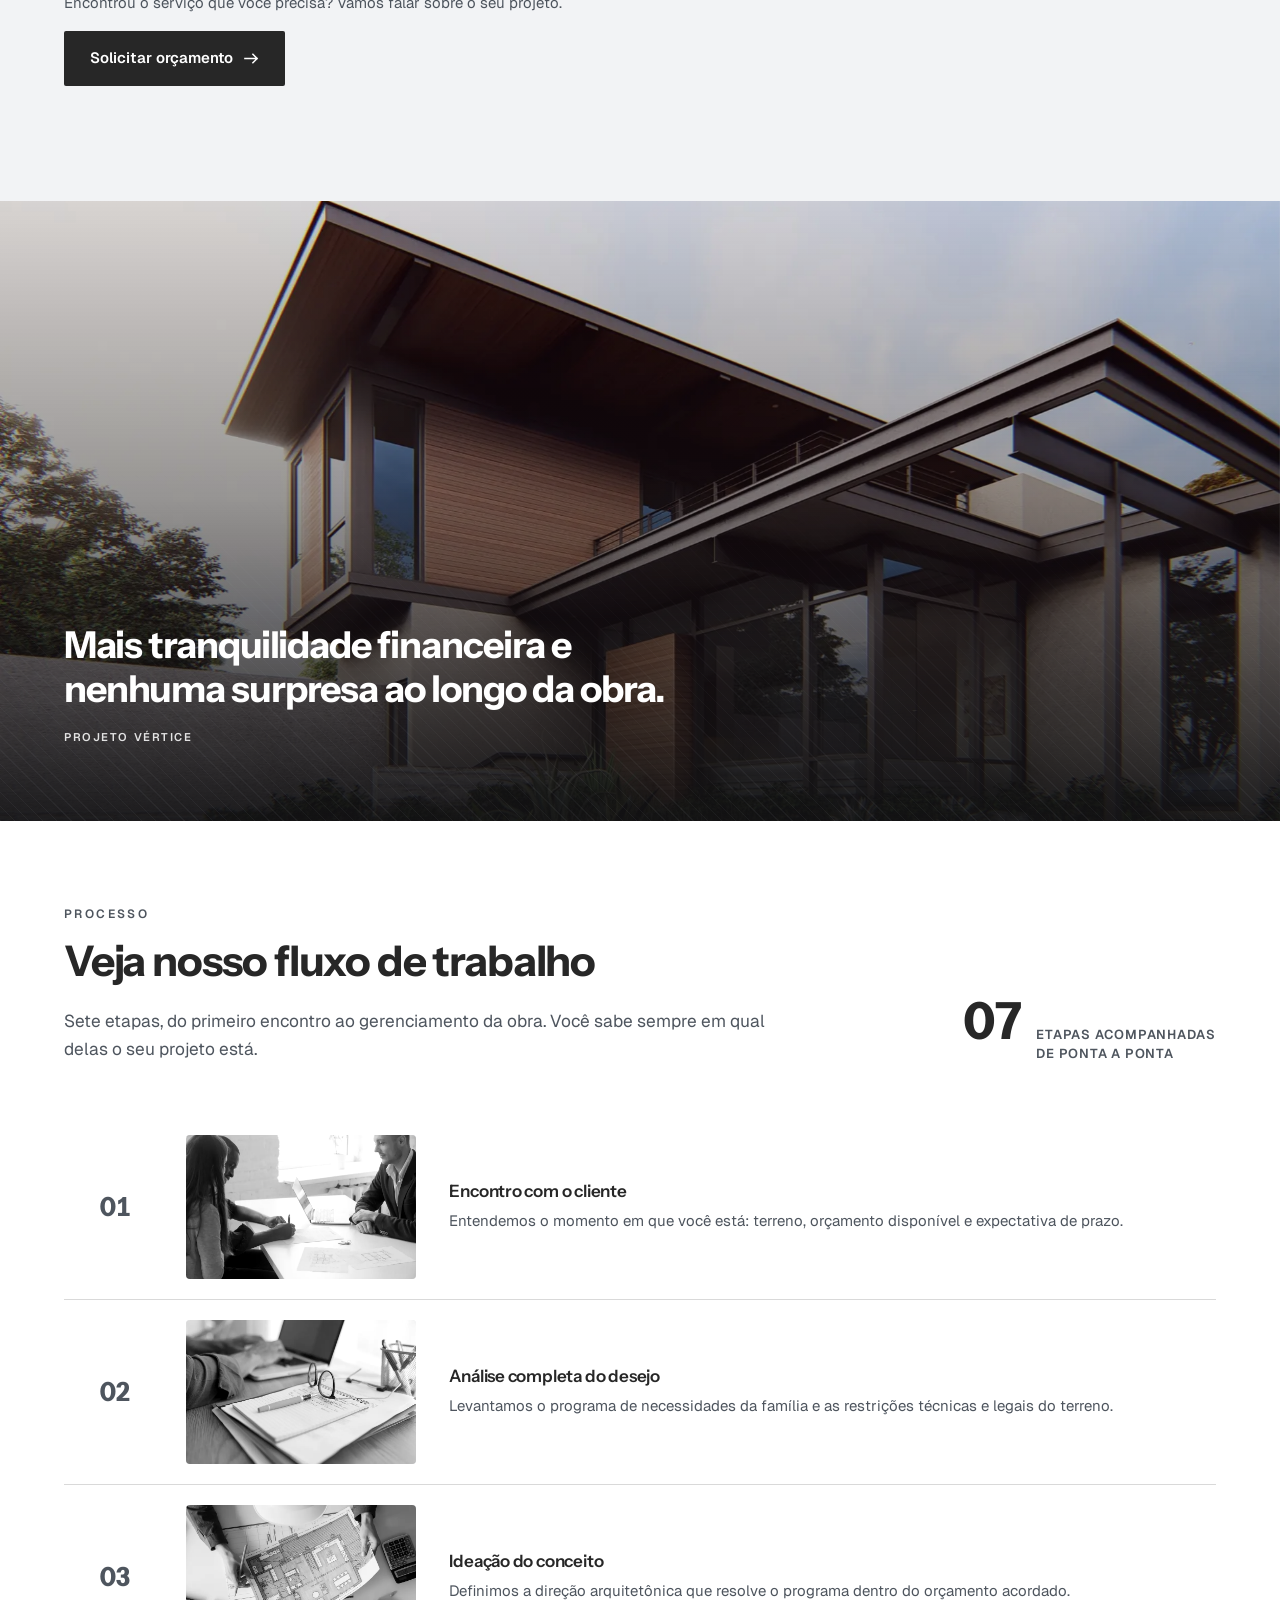
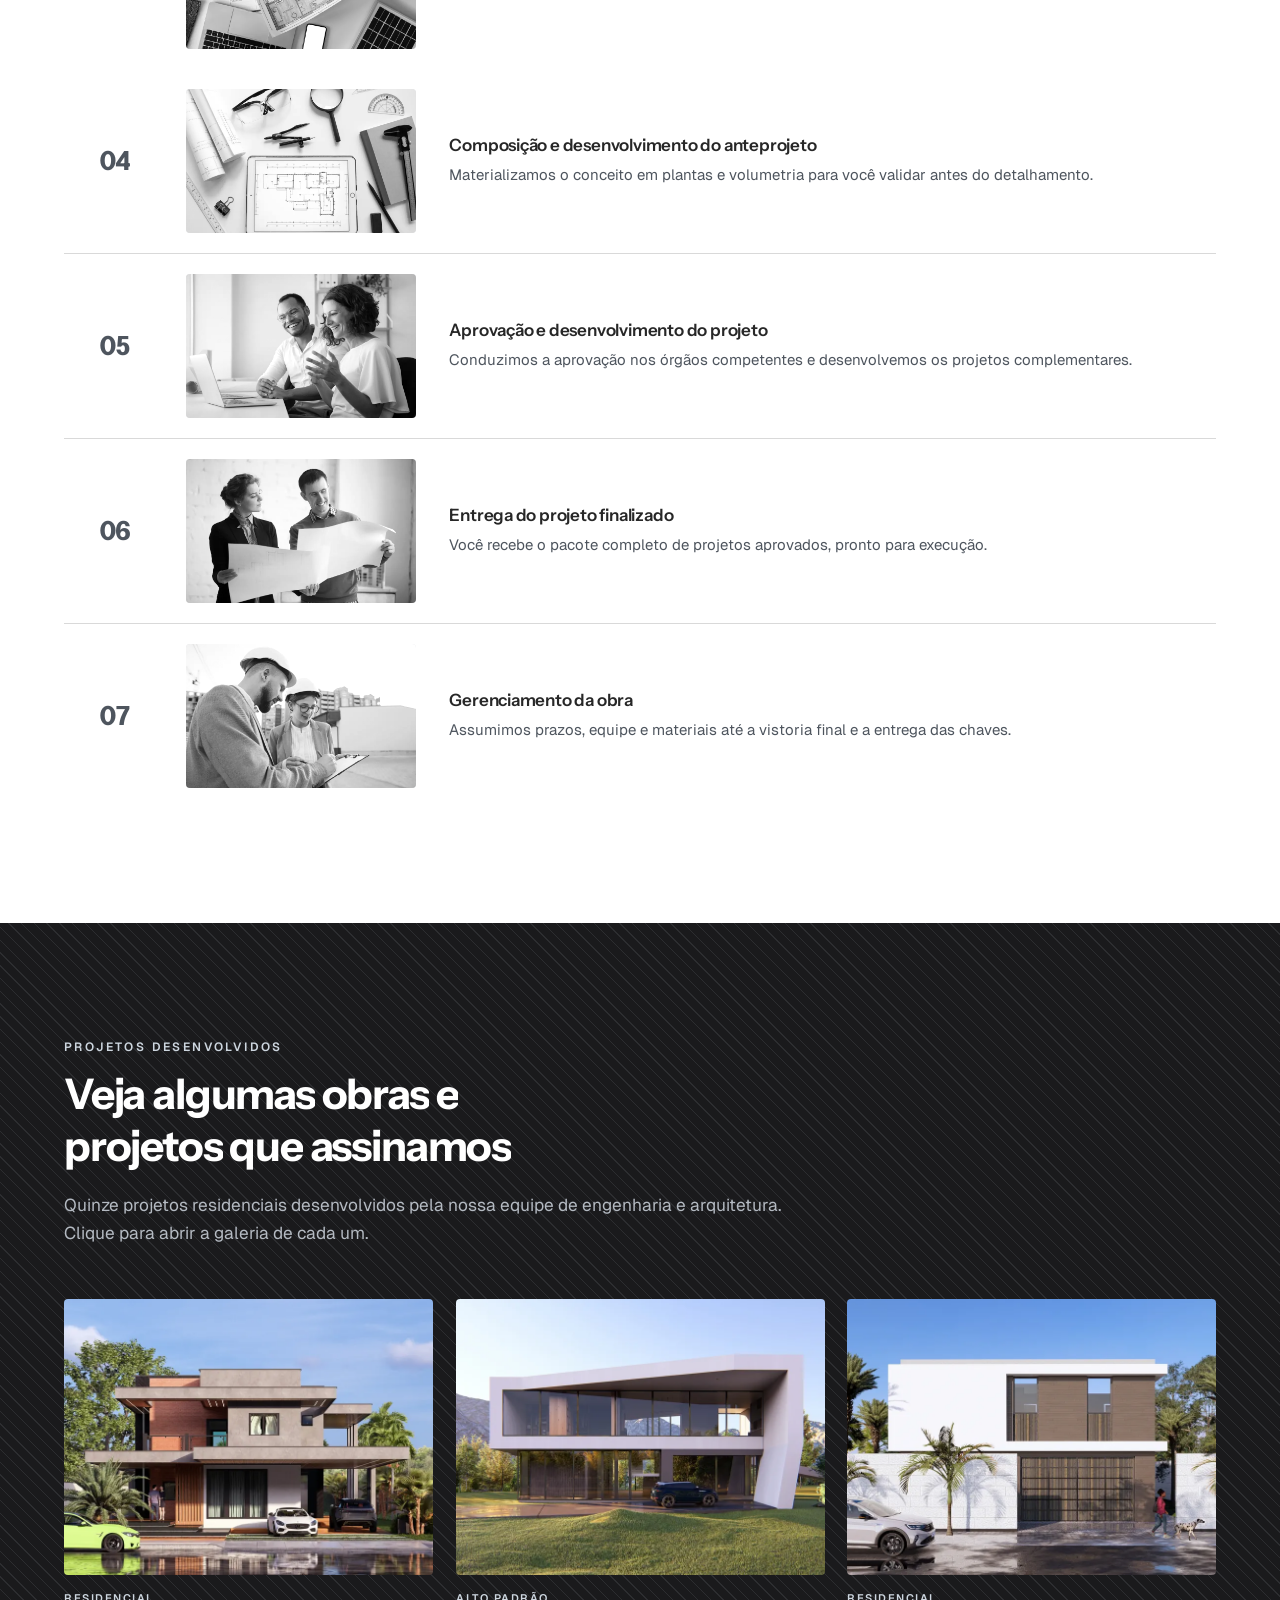
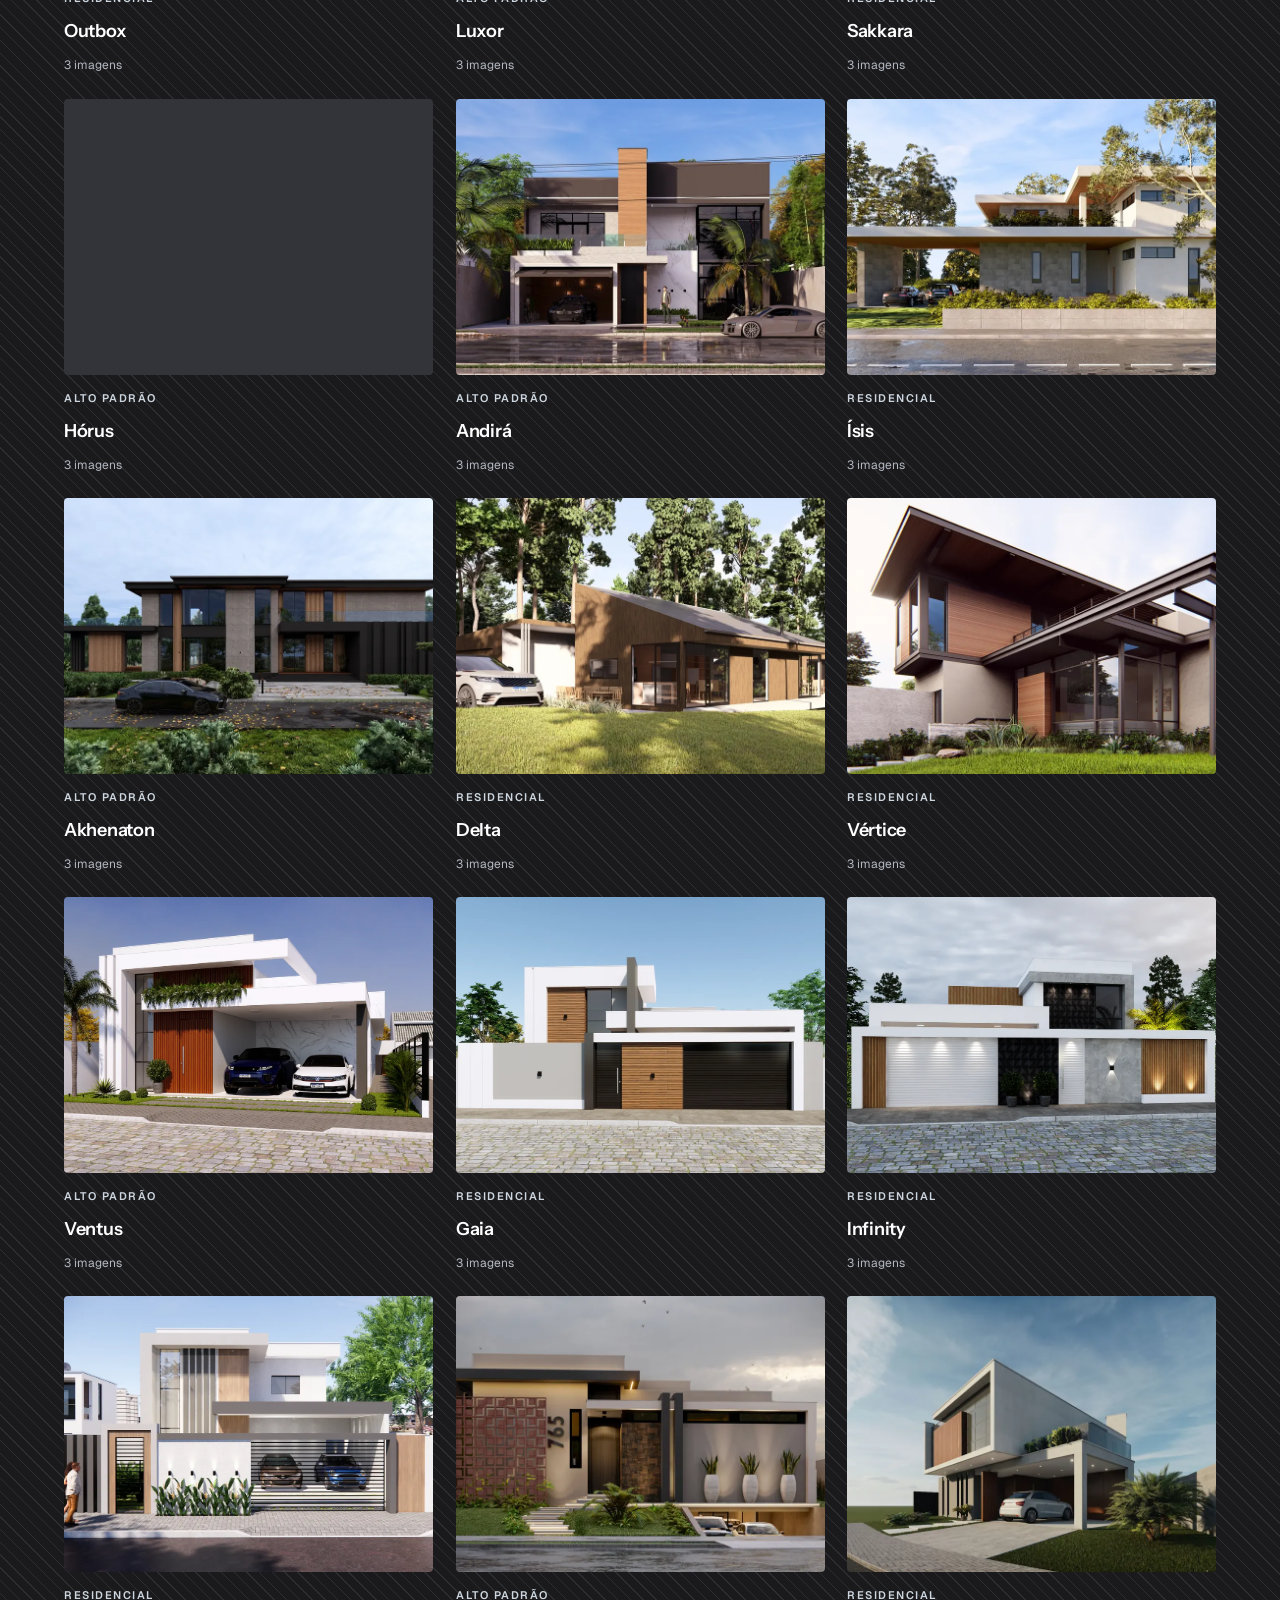
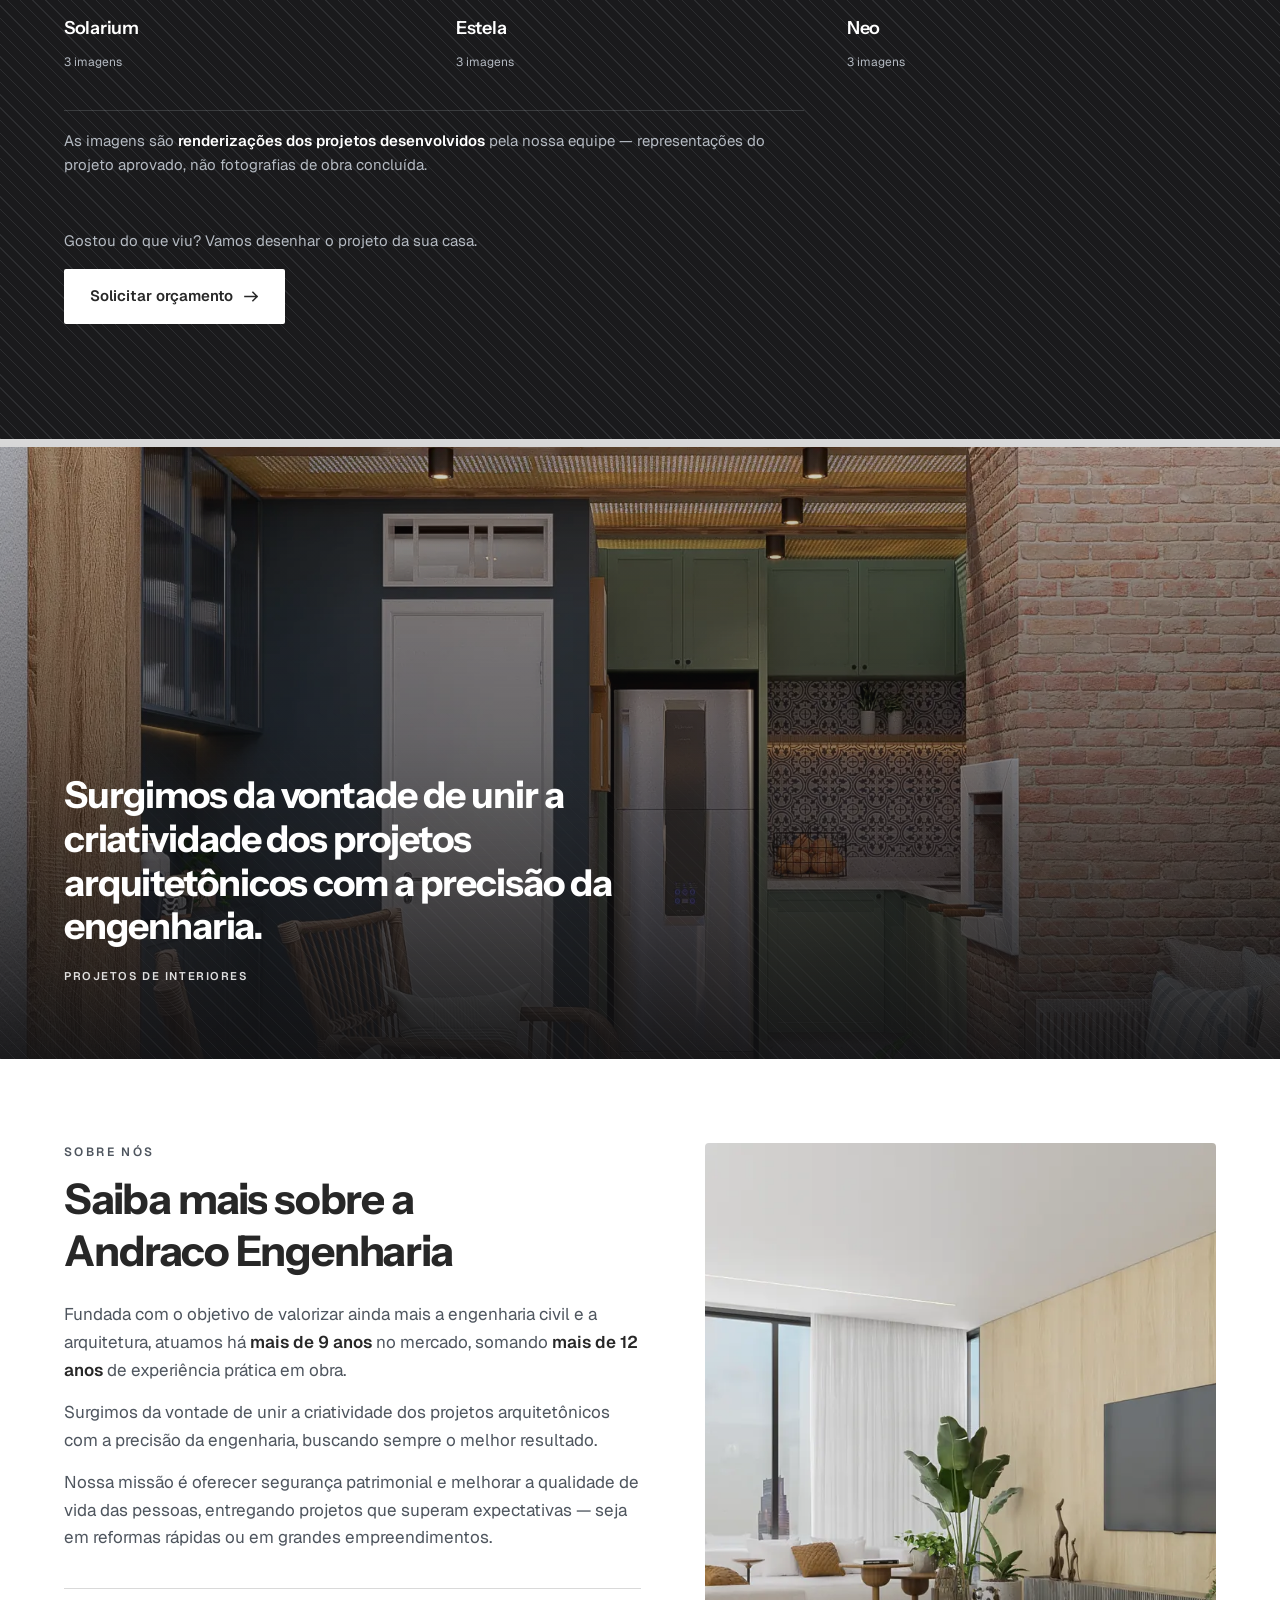
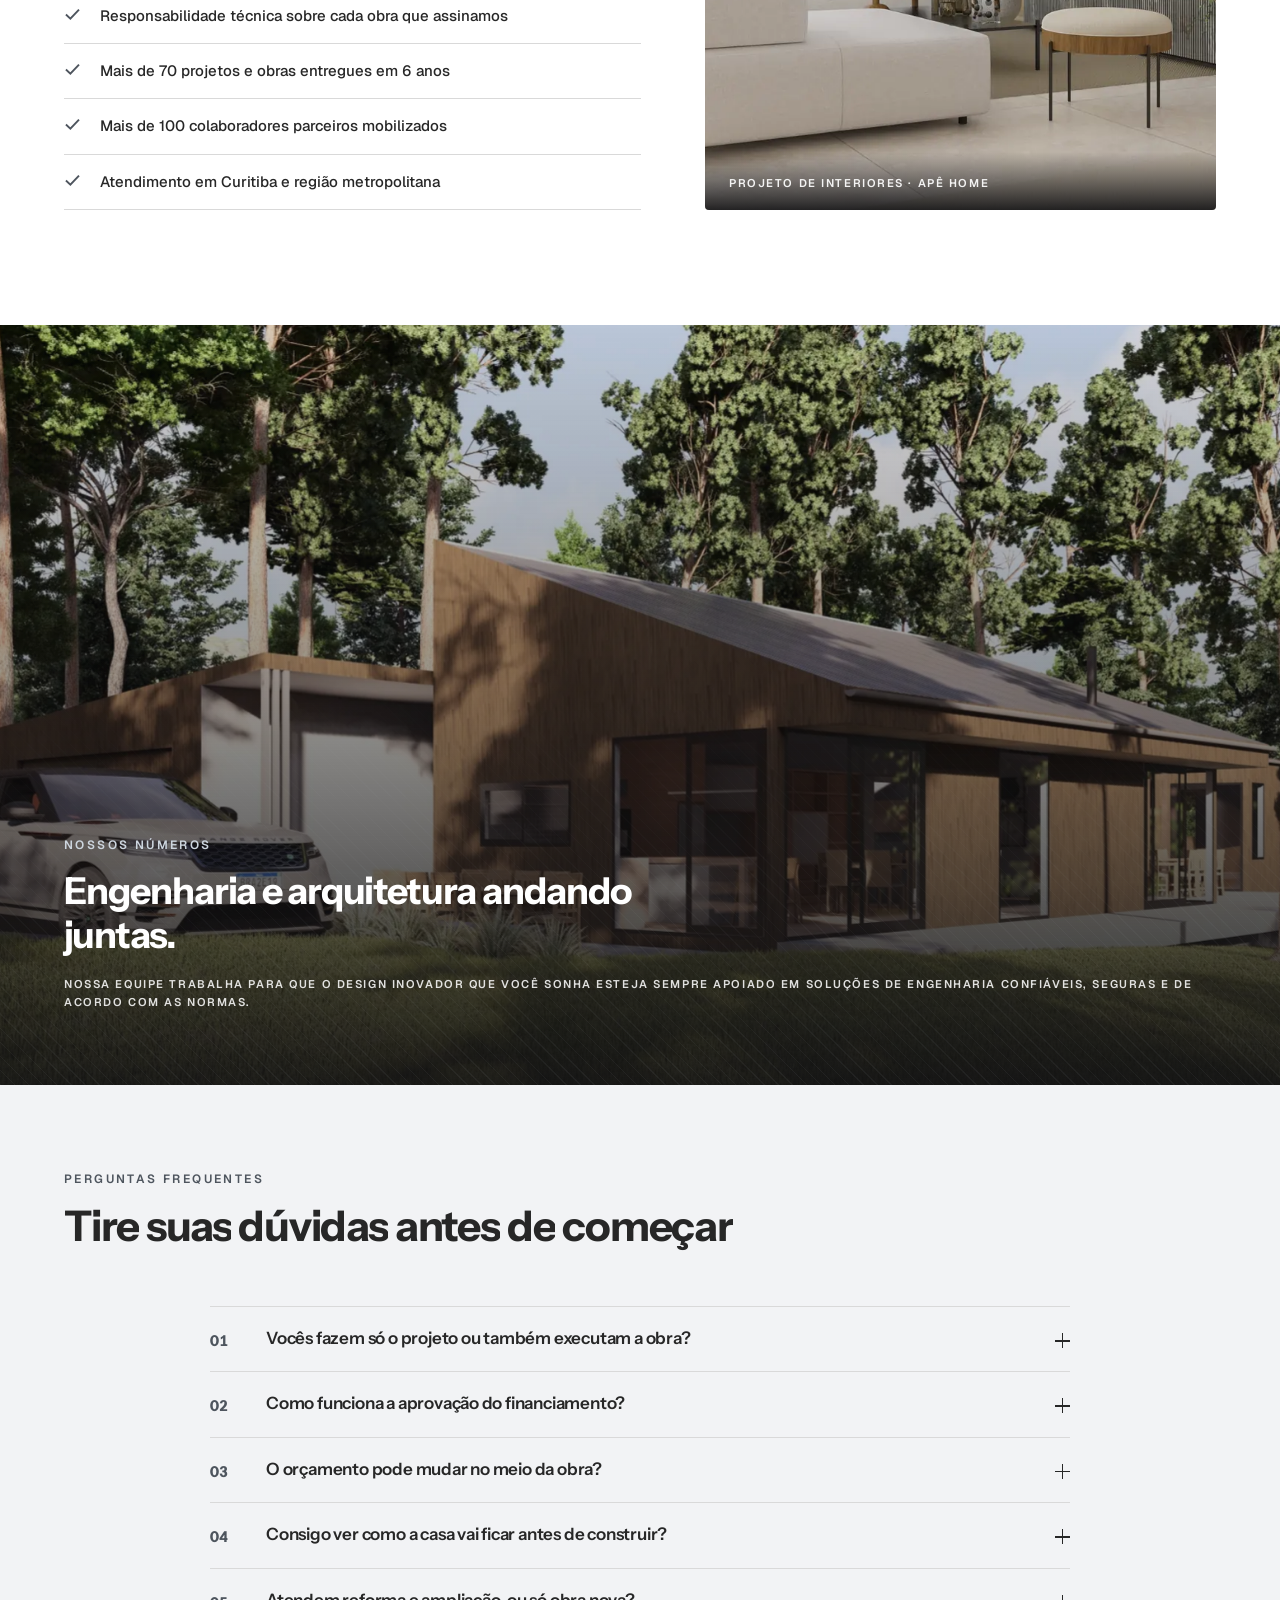
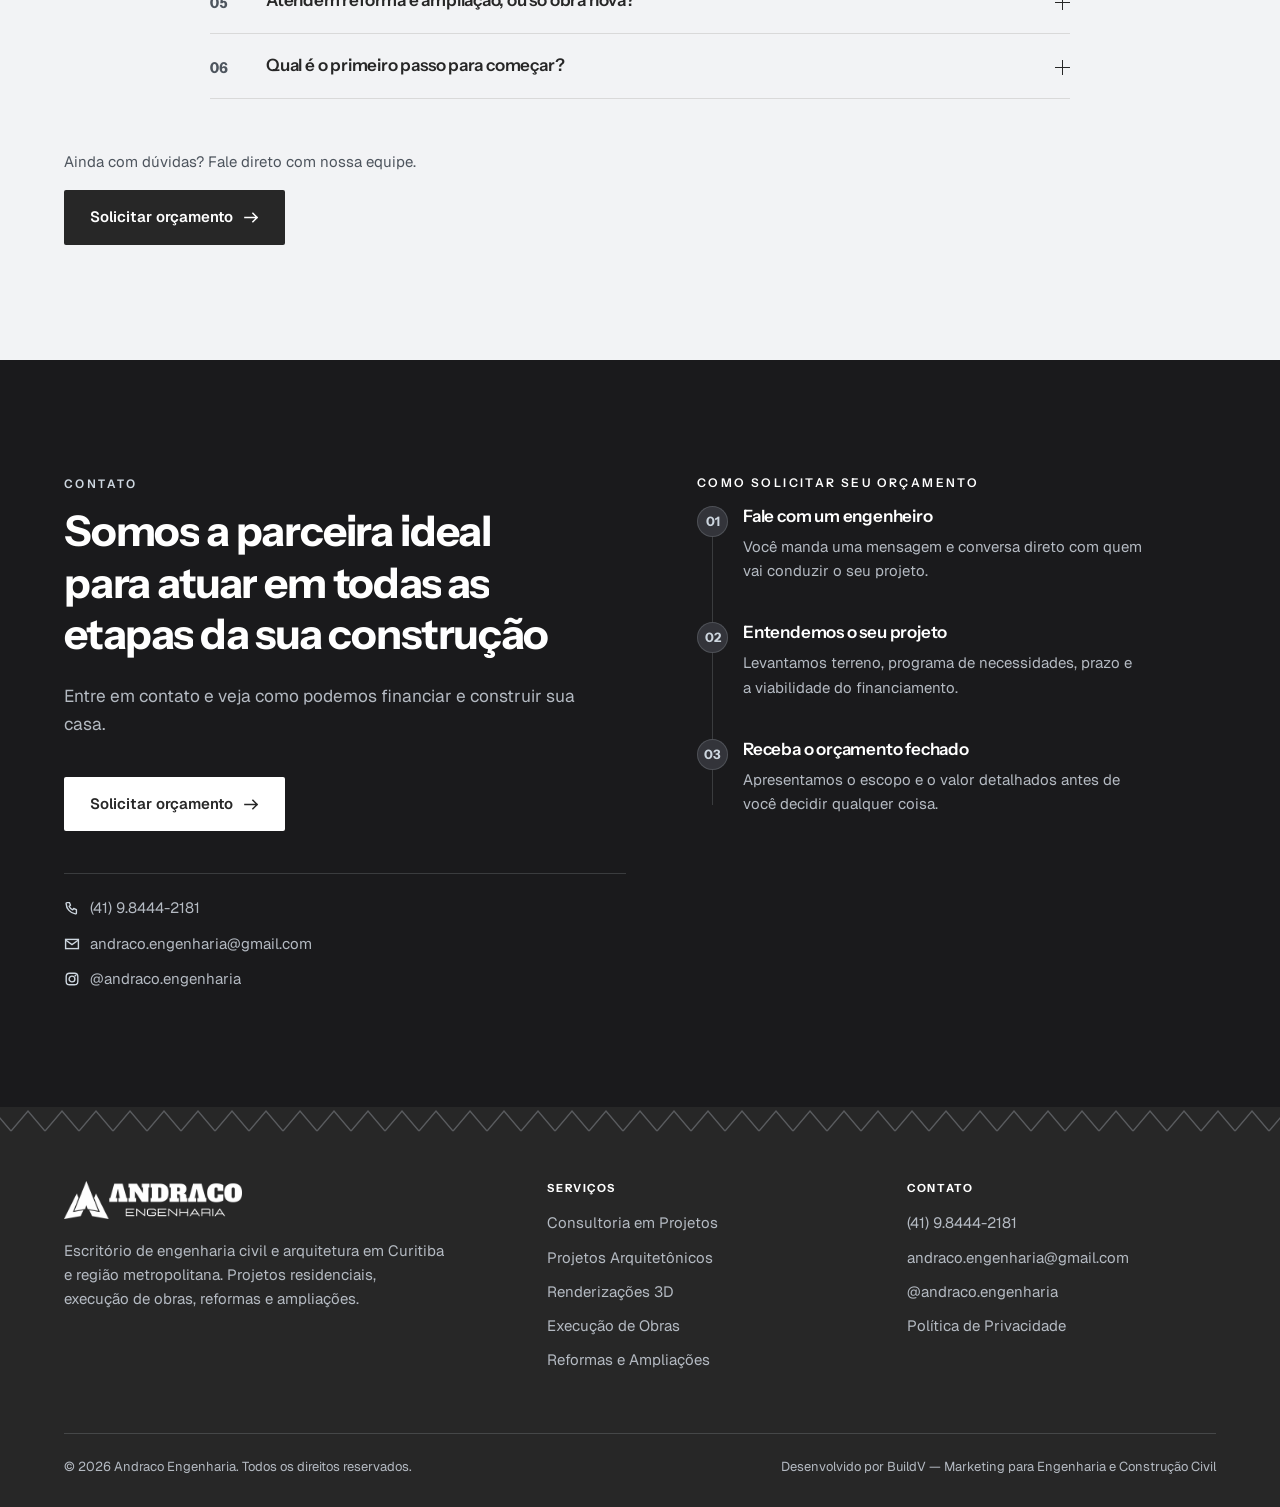
<file: deploy-vercel-site/index.html>
<!DOCTYPE html>
<html lang="pt-BR">
<head>
<meta charset="UTF-8">
<meta name="viewport" content="width=device-width, initial-scale=1">
<title>Andraco Engenharia — Projetos e obras residenciais em Curitiba</title>
<meta name="description" content="Escritório de engenharia e arquitetura em Curitiba. Consultoria, projeto arquitetônico, renderização 3D, projeto executivo, execução de obras e reformas. Mais de 15 milhões em obras entregues.">
<meta name="theme-color" content="#1A1A1C">
<link rel="canonical" href="https://andracoengenharia.com.br/">
<link rel="icon" href="assets/logos/favicon-32.png" sizes="32x32">
<link rel="apple-touch-icon" href="assets/logos/favicon-180.png">

<meta property="og:type" content="website">
<meta property="og:title" content="Andraco Engenharia — Projetos e obras residenciais em Curitiba">
<meta property="og:description" content="Cuidamos de toda a burocracia bancária, financiamento e escolha do terreno, desenvolvimento dos projetos e execução da obra.">
<meta property="og:image" content="https://andracoengenharia.com.br/assets/img/hero-site.webp">
<meta property="og:locale" content="pt_BR">

<link rel="preconnect" href="https://fonts.googleapis.com">
<link rel="preconnect" href="https://fonts.gstatic.com" crossorigin>
<link href="https://fonts.googleapis.com/css2?family=Geist:wght@400;500;600&family=Instrument+Sans:wght@600;700&display=swap" rel="stylesheet">
<link rel="preload" as="image" href="assets/img/hero-site.webp" fetchpriority="high">
<link rel="stylesheet" href="css/styles.css?v=2">

<!-- Google Tag Manager -->
<script>(function(w,d,s,l,i){w[l]=w[l]||[];w[l].push({'gtm.start':new Date().getTime(),event:'gtm.js'});
var f=d.getElementsByTagName(s)[0],j=d.createElement(s),dl=l!='dataLayer'?'&l='+l:'';j.async=true;
j.src='https://www.googletagmanager.com/gtm.js?id='+i+dl;f.parentNode.insertBefore(j,f);})
(window,document,'script','dataLayer','GTM-P6RVST79');</script>
</head>
<body>
<noscript><iframe src="https://www.googletagmanager.com/ns.html?id=GTM-P6RVST79"
  height="0" width="0" style="display:none;visibility:hidden" title="Google Tag Manager"></iframe></noscript>
<script>
  /* Gate do motor de movimento. Failsafe: se o JS principal não subir em 2.5s,
     o gate cai e todo o conteúdo aparece — nada depende de animação para existir. */
  document.documentElement.setAttribute('data-motion','on');
  setTimeout(function(){ if(!window.__motionReady) document.documentElement.removeAttribute('data-motion'); },2500);
</script>

<svg width="0" height="0" aria-hidden="true" style="position:absolute" focusable="false">
  <symbol id="i-arrow" viewBox="0 0 16 16"><path d="M1 8h13M9.5 3.5 14 8l-4.5 4.5" fill="none" stroke="currentColor" stroke-width="1.6" stroke-linecap="square"/></symbol>
  <symbol id="i-check" viewBox="0 0 16 16"><path d="M2.5 8.6 6 12l7.5-8" fill="none" stroke="currentColor" stroke-width="1.8" stroke-linecap="square"/></symbol>
  <symbol id="i-zoom" viewBox="0 0 16 16"><circle cx="7" cy="7" r="4.6" fill="none" stroke="currentColor" stroke-width="1.4"/><path d="M10.6 10.6 14.4 14.4M5 7h4M7 5v4" stroke="currentColor" stroke-width="1.4" stroke-linecap="square"/></symbol>
  <symbol id="i-phone" viewBox="0 0 16 16"><path d="M3 2.6h2.4l1.1 2.7-1.4 1a7.4 7.4 0 0 0 3.6 3.6l1-1.4 2.7 1.1V13a.9.9 0 0 1-1 .9A11 11 0 0 1 2.1 3.6a.9.9 0 0 1 .9-1z" fill="none" stroke="currentColor" stroke-width="1.4" stroke-linejoin="round"/></symbol>
  <symbol id="i-mail" viewBox="0 0 16 16"><rect x="1.6" y="3.4" width="12.8" height="9.2" fill="none" stroke="currentColor" stroke-width="1.4"/><path d="m1.9 4.2 6.1 4.4 6.1-4.4" fill="none" stroke="currentColor" stroke-width="1.4"/></symbol>
  <symbol id="i-insta" viewBox="0 0 16 16"><rect x="2.2" y="2.2" width="11.6" height="11.6" rx="3.4" fill="none" stroke="currentColor" stroke-width="1.4"/><circle cx="8" cy="8" r="2.9" fill="none" stroke="currentColor" stroke-width="1.4"/><circle cx="11.4" cy="4.6" r=".95" fill="currentColor"/></symbol>
  <symbol id="i-close" viewBox="0 0 16 16"><path d="m3.5 3.5 9 9m0-9-9 9" stroke="currentColor" stroke-width="1.5" stroke-linecap="square"/></symbol>
  <symbol id="i-prev" viewBox="0 0 16 16"><path d="M10 2.5 4.5 8l5.5 5.5" fill="none" stroke="currentColor" stroke-width="1.5" stroke-linecap="square"/></symbol>
  <symbol id="i-next" viewBox="0 0 16 16"><path d="M6 2.5 11.5 8 6 13.5" fill="none" stroke="currentColor" stroke-width="1.5" stroke-linecap="square"/></symbol>
</svg>

<a class="skip" href="#conteudo">Pular para o conteúdo principal</a>

<!-- ============================== HEADER ============================== -->
<header class="hdr">
  <div class="container">
    <a class="hdr-logo" href="#top" aria-label="Andraco Engenharia — início">
      <img src="assets/logos/logo-white.png" alt="Andraco Engenharia" width="900" height="192">
    </a>
    <nav class="nav" aria-label="Navegação principal">
      <a href="#servicos">Serviços</a>
      <a href="#financiamento">Financiamento</a>
      <a href="#projetos">Projetos</a>
      <a href="#processo">Processo</a>
      <a href="#sobre">Sobre</a>
    </nav>
    <a class="btn" data-wa-btn="contato">Solicitar orçamento <svg width="15" height="15" aria-hidden="true"><use href="#i-arrow"/></svg></a>
    <button class="burger" type="button" aria-expanded="false" aria-controls="menu-mobile" aria-label="Abrir menu"><span></span></button>
  </div>
</header>

<div class="scrim"></div>
<nav class="drawer" id="menu-mobile" aria-label="Navegação">
  <a href="#servicos">Serviços</a>
  <a href="#financiamento">Financiamento</a>
  <a href="#projetos">Projetos</a>
  <a href="#processo">Processo</a>
  <a href="#sobre">Sobre</a>
  <a href="#contato">Contato</a>
  <a class="btn" data-wa-btn="contato">Solicitar orçamento <svg width="15" height="15" aria-hidden="true"><use href="#i-arrow"/></svg></a>
</nav>

<!-- ============================== HERO ==============================
     Espaçamento equilibrado: grade [corpo 1fr][trilho auto], espaço do header
     reservado por padding-top e padding simétrico no corpo. -->
<section class="hero" id="top">
  <div class="hero-media">
    <img src="assets/img/hero-site.webp" alt="Projeto Akhenaton: residência horizontal em concreto, madeira e vidro, desenvolvida pela Andraco Engenharia" width="2000" height="1125" fetchpriority="high">
  </div>
  <div class="hero-veil" aria-hidden="true"></div>
  <div class="hero-tex" aria-hidden="true"></div>

  <div class="hero-body">
    <div class="container">
      <div class="hero-inner" data-reveal>
        <span class="eyebrow">Engenharia e arquitetura · Curitiba</span>
        <h1 data-hero-h>Solução completa para construir sua casa sem burocracia e com tranquilidade</h1>
        <p class="lede">Cuidamos de toda a burocracia bancária, financiamento e escolha do terreno, desenvolvimento dos projetos e execução da obra.</p>
        <div class="hero-actions">
          <a class="btn" data-wa-btn="hero">Solicitar orçamento <svg width="15" height="15" aria-hidden="true"><use href="#i-arrow"/></svg></a>
          <a class="btn btn--ghost" href="#projetos">Ver projetos</a>
        </div>
      </div>
    </div>
  </div>

  <div class="hero-rail">
    <div class="container">
      <ul>
        <li><b>+ de 15 milhões</b> em obras entregues</li>
        <li><b>+ de 70</b> projetos e obras</li>
        <li><b>+ de 9 anos</b> de mercado</li>
      </ul>
    </div>
  </div>
</section>

<main id="conteudo">

<!-- ============================== NÚMEROS DE AUTORIDADE ============================== -->
<section class="band" aria-label="Andraco em números">
  <div class="pat-rule" aria-hidden="true"></div>
  <div class="container">
    <ul>
      <li data-reveal>
        <span class="pre">Gerenciamos</span>
        <span class="n">+ de 15 <em>milhões</em></span>
        <span class="l">de reais em obras executadas e entregues sob nossa responsabilidade técnica</span>
      </li>
      <li data-reveal>
        <span class="pre">Construímos uma história de</span>
        <span class="n">+ de 9 <em>anos</em></span>
        <span class="l">de mercado, entregando solidez e segurança jurídica em cada contrato assinado</span>
      </li>
      <li data-reveal>
        <span class="pre">Já entregamos</span>
        <span class="n">+ de 70</span>
        <span class="l">projetos e obras dentro de um período de 6 anos</span>
      </li>
      <li data-reveal>
        <span class="pre">Somamos</span>
        <span class="n">+ de 12 <em>anos</em></span>
        <span class="l">de experiência prática em engenharia de campo e gestão de obras complexas</span>
      </li>
      <li data-reveal>
        <span class="pre">Contamos com</span>
        <span class="n">+ de 100</span>
        <span class="l">colaboradores parceiros para entregar a sua obra de maneira assertiva e dentro do prazo</span>
      </li>
    </ul>
  </div>
</section>

<!-- ============================== FINANCIAMENTO (split) ============================== -->
<section class="sec" id="financiamento">
  <div class="container">
    <div class="split split--wide-text">
      <div class="split-body" data-rv="left" data-reveal>
        <span class="eyebrow">Financiamento</span>
        <h2>Seu imóvel financiado com as melhores taxas do mercado</h2>
        <div class="prose">
          <p>Muitas famílias deixam de avançar no projeto da casa própria por insegurança no processo de financiamento ou por dúvidas quanto à aprovação do crédito junto à Caixa Econômica.</p>
          <p>Atuamos com profundo conhecimento das diferentes faixas do programa <strong>Minha Casa Minha Vida</strong>, orientando cada etapa de forma estratégica.</p>
          <p>Fazemos a análise completa do perfil, organizamos toda a documentação necessária e buscamos a aprovação do crédito <strong>antes mesmo do início do projeto</strong>, garantindo mais previsibilidade.</p>
        </div>
        <ul class="checklist">
          <li><svg width="17" height="17" aria-hidden="true"><use href="#i-check"/></svg><span>Análise de perfil e viabilidade do terreno</span></li>
          <li><svg width="17" height="17" aria-hidden="true"><use href="#i-check"/></svg><span>Organização de toda a documentação exigida</span></li>
          <li><svg width="17" height="17" aria-hidden="true"><use href="#i-check"/></svg><span>Aprovação do crédito antes do início do projeto</span></li>
        </ul>
        <div class="cta-row">
          <a class="btn" data-wa-btn="financiamento">Falar sobre financiamento <svg width="15" height="15" aria-hidden="true"><use href="#i-arrow"/></svg></a>
        </div>
      </div>
      <figure class="split-fig" data-reveal="fig">
        <img src="assets/img/split-financiamento.webp" alt="Projeto Hórus: residência de dois pavimentos com estrutura aparente e jardim frontal" width="1300" height="731" loading="lazy" decoding="async">
        <figcaption>Projeto Hórus</figcaption>
      </figure>
    </div>
  </div>
</section>

<!-- ============================== SERVIÇOS (6 · ícones oficiais) ============================== -->
<section class="sec bg-paper pat-grid" id="servicos">
  <div class="container">
    <div class="sec-head" data-reveal>
      <span class="eyebrow">Serviços</span>
      <h2>Cuidamos de todas as etapas para que você não precise se preocupar com nada</h2>
      <p class="lede">Do primeiro estudo de viabilidade até a entrega das chaves — você contrata só a etapa que precisa ou o pacote completo.</p>
    </div>

    <div class="svc">
      <article class="svc-item" data-reveal>
        <span class="svc-badge"><span class="svc-n">01</span><img src="assets/icons/consultoria.png" alt="" width="34" height="34" loading="lazy" aria-hidden="true"></span>
        <h3>Consultoria em Projetos</h3>
        <p>Avaliamos terreno, viabilidade e orçamento antes de qualquer contratação, para você decidir com base técnica e não em suposição.</p>
      </article>

      <article class="svc-item" data-reveal>
        <span class="svc-badge"><span class="svc-n">02</span><img src="assets/icons/arquitetonico.png" alt="" width="34" height="34" loading="lazy" aria-hidden="true"></span>
        <h3>Projetos Arquitetônicos</h3>
        <p>Criamos o projeto ideal para suas necessidades e cuidamos de toda a parte técnica e legal até a aprovação nos órgãos competentes.</p>
      </article>

      <article class="svc-item" data-reveal>
        <span class="svc-badge"><span class="svc-n">03</span><img src="assets/icons/render3d.png" alt="" width="34" height="34" loading="lazy" aria-hidden="true"></span>
        <h3>Renderizações 3D</h3>
        <p>Você vê a casa pronta antes de a obra começar: imagens realistas do projeto para validar cada decisão com segurança.</p>
      </article>

      <article class="svc-item" data-reveal>
        <span class="svc-badge"><span class="svc-n">04</span><img src="assets/icons/executivo.png" alt="" width="34" height="34" loading="lazy" aria-hidden="true"></span>
        <h3>Projeto Executivo Completo</h3>
        <p>Projetos complementares detalhados e compatibilizados entre si, para a obra sair do papel sem retrabalho no canteiro.</p>
      </article>

      <article class="svc-item" data-reveal>
        <span class="svc-badge"><span class="svc-n">05</span><img src="assets/icons/execucao.png" alt="" width="34" height="34" loading="lazy" aria-hidden="true"></span>
        <h3>Execução de Obras</h3>
        <p>Executamos a obra com gestão completa de prazos, equipe e materiais, garantindo qualidade e transparência em cada etapa.</p>
      </article>

      <article class="svc-item" data-reveal>
        <span class="svc-badge"><span class="svc-n">06</span><img src="assets/icons/reformas.png" alt="" width="34" height="34" loading="lazy" aria-hidden="true"></span>
        <h3>Reformas e Ampliações</h3>
        <p>Reformas rápidas ou ampliações estruturais, com o mesmo padrão de controle e responsabilidade técnica das obras completas.</p>
      </article>
    </div>

    <div class="cta-row" data-reveal>
      <p class="cta-note">Encontrou o serviço que você precisa? Vamos falar sobre o seu projeto.</p>
      <a class="btn" data-wa-btn="servicos">Solicitar orçamento <svg width="15" height="15" aria-hidden="true"><use href="#i-arrow"/></svg></a>
    </div>
  </div>
</section>

<!-- ============================== FAIXA 1 ============================== -->
<section class="strip" aria-label="Projeto Vértice">
  <div class="strip-media"><img src="assets/img/faixa-projeto.webp" alt="Projeto Vértice: residência em madeira e alvenaria implantada em terreno inclinado" width="1900" height="1069" loading="lazy" decoding="async"></div>
  <div class="strip-body">
    <div class="container">
      <p class="q" data-reveal>Mais tranquilidade financeira e nenhuma surpresa ao longo da obra.</p>
      <p class="src" data-reveal="soft">Projeto Vértice</p>
    </div>
  </div>
</section>

<!-- ============================== PROCESSO — 7 etapas com imagem ============================== -->
<section class="sec sec--after-strip" id="processo">
  <div class="container">
    <div class="sec-head sec-head--wide" data-reveal>
      <div>
        <span class="eyebrow">Processo</span>
        <h2>Veja nosso fluxo de trabalho</h2>
        <p class="lede">Sete etapas, do primeiro encontro ao gerenciamento da obra. Você sabe sempre em qual delas o seu projeto está.</p>
      </div>
      <p class="aside-stat"><span class="aside-stat__n">07</span><span class="aside-stat__l">etapas acompanhadas<br>de ponta a ponta</span></p>
    </div>

      <ol class="journey">
        <li class="jn" data-reveal>
          <span class="jn-n">01</span>
          <figure class="jn-fig"><img src="assets/img/jornada-1.webp" alt="Reunião inicial entre o cliente e a equipe da Andraco" width="900" height="563" loading="lazy" decoding="async"></figure>
          <div class="jn-body"><h3>Encontro com o cliente</h3><p>Entendemos o momento em que você está: terreno, orçamento disponível e expectativa de prazo.</p></div>
        </li>
        <li class="jn" data-reveal>
          <span class="jn-n">02</span>
          <figure class="jn-fig"><img src="assets/img/jornada-2.webp" alt="Levantamento do programa de necessidades da família" width="900" height="563" loading="lazy" decoding="async"></figure>
          <div class="jn-body"><h3>Análise completa do desejo</h3><p>Levantamos o programa de necessidades da família e as restrições técnicas e legais do terreno.</p></div>
        </li>
        <li class="jn" data-reveal>
          <span class="jn-n">03</span>
          <figure class="jn-fig"><img src="assets/img/jornada-3.webp" alt="Estudos de conceito e croquis do projeto" width="900" height="563" loading="lazy" decoding="async"></figure>
          <div class="jn-body"><h3>Ideação do conceito</h3><p>Definimos a direção arquitetônica que resolve o programa dentro do orçamento acordado.</p></div>
        </li>
        <li class="jn" data-reveal>
          <span class="jn-n">04</span>
          <figure class="jn-fig"><img src="assets/img/jornada-4.webp" alt="Composição técnica do anteprojeto em prancheta e computador" width="900" height="563" loading="lazy" decoding="async"></figure>
          <div class="jn-body"><h3>Composição e desenvolvimento do anteprojeto</h3><p>Materializamos o conceito em plantas e volumetria para você validar antes do detalhamento.</p></div>
        </li>
        <li class="jn" data-reveal>
          <span class="jn-n">05</span>
          <figure class="jn-fig"><img src="assets/img/jornada-5.webp" alt="Validação do projeto com o cliente antes da aprovação" width="900" height="563" loading="lazy" decoding="async"></figure>
          <div class="jn-body"><h3>Aprovação e desenvolvimento do projeto</h3><p>Conduzimos a aprovação nos órgãos competentes e desenvolvemos os projetos complementares.</p></div>
        </li>
        <li class="jn" data-reveal>
          <span class="jn-n">06</span>
          <figure class="jn-fig"><img src="assets/img/jornada-6.webp" alt="Entrega do pacote de projetos aprovados ao cliente" width="900" height="563" loading="lazy" decoding="async"></figure>
          <div class="jn-body"><h3>Entrega do projeto finalizado</h3><p>Você recebe o pacote completo de projetos aprovados, pronto para execução.</p></div>
        </li>
        <li class="jn" data-reveal>
          <span class="jn-n">07</span>
          <figure class="jn-fig"><img src="assets/img/jornada-7.webp" alt="Acompanhamento técnico da obra em canteiro" width="900" height="563" loading="lazy" decoding="async"></figure>
          <div class="jn-body"><h3>Gerenciamento da obra</h3><p>Assumimos prazos, equipe e materiais até a vistoria final e a entrega das chaves.</p></div>
        </li>
      </ol>
  </div>
</section>

<!-- ============================== PROJETOS (15) ============================== -->
<section class="sec bg-dark pat-hatch" id="projetos">
  <div class="container">
    <div class="sec-head" data-reveal>
      <span class="eyebrow">Projetos desenvolvidos</span>
      <h2>Veja algumas obras e projetos que assinamos</h2>
      <p class="lede">Quinze projetos residenciais desenvolvidos pela nossa equipe de engenharia e arquitetura. Clique para abrir a galeria de cada um.</p>
    </div>

    <div class="pf">
      <button class="pf-card" type="button" data-reveal="fig" data-title="Projeto Outbox"
        data-gallery="assets/img/portfolio/outbox/01.webp|assets/img/portfolio/outbox/02.webp|assets/img/portfolio/outbox/03.webp">
        <span class="pf-thumb"><img src="assets/img/portfolio/outbox/cover.webp" alt="Projeto Outbox: residência de três pavimentos com volumes em concreto e madeira sobre espelho d'água" width="1000" height="563" loading="lazy" decoding="async"><span class="pf-zoom"><svg width="16" height="16" aria-hidden="true"><use href="#i-zoom"/></svg></span></span>
        <span class="pf-meta"><span class="pf-cat">Residencial</span><h3>Outbox</h3><span class="pf-count">3 imagens</span></span>
      </button>

      <button class="pf-card" type="button" data-reveal="fig" data-title="Projeto Luxor"
        data-gallery="assets/img/portfolio/luxor/01.webp|assets/img/portfolio/luxor/02.webp|assets/img/portfolio/luxor/03.webp">
        <span class="pf-thumb"><img src="assets/img/portfolio/luxor/cover.webp" alt="Projeto Luxor: volume branco escultórico suspenso com fechamento em vidro" width="1000" height="563" loading="lazy" decoding="async"><span class="pf-zoom"><svg width="16" height="16" aria-hidden="true"><use href="#i-zoom"/></svg></span></span>
        <span class="pf-meta"><span class="pf-cat">Alto padrão</span><h3>Luxor</h3><span class="pf-count">3 imagens</span></span>
      </button>

      <button class="pf-card" type="button" data-reveal="fig" data-title="Projeto Sakkara"
        data-gallery="assets/img/portfolio/sakkara/01.webp|assets/img/portfolio/sakkara/02.webp|assets/img/portfolio/sakkara/03.webp">
        <span class="pf-thumb"><img src="assets/img/portfolio/sakkara/cover.webp" alt="Projeto Sakkara: sobrado de fachada branca com painel em madeira e portão metálico" width="1000" height="563" loading="lazy" decoding="async"><span class="pf-zoom"><svg width="16" height="16" aria-hidden="true"><use href="#i-zoom"/></svg></span></span>
        <span class="pf-meta"><span class="pf-cat">Residencial</span><h3>Sakkara</h3><span class="pf-count">3 imagens</span></span>
      </button>

      <button class="pf-card" type="button" data-reveal="fig" data-title="Projeto Hórus"
        data-gallery="assets/img/portfolio/horus/01.webp|assets/img/portfolio/horus/02.webp|assets/img/portfolio/horus/03.webp">
        <span class="pf-thumb"><img src="assets/img/portfolio/horus/cover.webp" alt="Projeto Hórus: residência de dois pavimentos com estrutura aparente e jardim frontal" width="1000" height="563" loading="lazy" decoding="async"><span class="pf-zoom"><svg width="16" height="16" aria-hidden="true"><use href="#i-zoom"/></svg></span></span>
        <span class="pf-meta"><span class="pf-cat">Alto padrão</span><h3>Hórus</h3><span class="pf-count">3 imagens</span></span>
      </button>

      <button class="pf-card" type="button" data-reveal="fig" data-title="Projeto Andirá"
        data-gallery="assets/img/portfolio/andira/01.webp|assets/img/portfolio/andira/02.webp|assets/img/portfolio/andira/03.webp">
        <span class="pf-thumb"><img src="assets/img/portfolio/andira/cover.webp" alt="Projeto Andirá: fachada com torre em madeira ripada e garagem recuada entre palmeiras" width="1000" height="563" loading="lazy" decoding="async"><span class="pf-zoom"><svg width="16" height="16" aria-hidden="true"><use href="#i-zoom"/></svg></span></span>
        <span class="pf-meta"><span class="pf-cat">Alto padrão</span><h3>Andirá</h3><span class="pf-count">3 imagens</span></span>
      </button>

      <button class="pf-card" type="button" data-reveal="fig" data-title="Projeto Ísis"
        data-gallery="assets/img/portfolio/isis/01.webp|assets/img/portfolio/isis/02.webp|assets/img/portfolio/isis/03.webp">
        <span class="pf-thumb"><img src="assets/img/portfolio/isis/cover.webp" alt="Projeto Ísis: residência horizontal com grandes beirais e revestimento em pedra" width="1000" height="563" loading="lazy" decoding="async"><span class="pf-zoom"><svg width="16" height="16" aria-hidden="true"><use href="#i-zoom"/></svg></span></span>
        <span class="pf-meta"><span class="pf-cat">Residencial</span><h3>Ísis</h3><span class="pf-count">3 imagens</span></span>
      </button>

      <button class="pf-card" type="button" data-reveal="fig" data-title="Projeto Akhenaton"
        data-gallery="assets/img/portfolio/akhenaton/01.webp|assets/img/portfolio/akhenaton/02.webp|assets/img/portfolio/akhenaton/03.webp">
        <span class="pf-thumb"><img src="assets/img/portfolio/akhenaton/cover.webp" alt="Projeto Akhenaton: residência horizontal em concreto, madeira e vidro" width="1000" height="563" loading="lazy" decoding="async"><span class="pf-zoom"><svg width="16" height="16" aria-hidden="true"><use href="#i-zoom"/></svg></span></span>
        <span class="pf-meta"><span class="pf-cat">Alto padrão</span><h3>Akhenaton</h3><span class="pf-count">3 imagens</span></span>
      </button>

      <button class="pf-card" type="button" data-reveal="fig" data-title="Projeto Delta"
        data-gallery="assets/img/portfolio/delta/01.webp|assets/img/portfolio/delta/02.webp|assets/img/portfolio/delta/03.webp">
        <span class="pf-thumb"><img src="assets/img/portfolio/delta/cover.webp" alt="Projeto Delta: casa térrea com cobertura inclinada em terreno arborizado" width="1000" height="563" loading="lazy" decoding="async"><span class="pf-zoom"><svg width="16" height="16" aria-hidden="true"><use href="#i-zoom"/></svg></span></span>
        <span class="pf-meta"><span class="pf-cat">Residencial</span><h3>Delta</h3><span class="pf-count">3 imagens</span></span>
      </button>

      <button class="pf-card" type="button" data-reveal="fig" data-title="Projeto Vértice"
        data-gallery="assets/img/portfolio/vertice/01.webp|assets/img/portfolio/vertice/02.webp|assets/img/portfolio/vertice/03.webp">
        <span class="pf-thumb"><img src="assets/img/portfolio/vertice/cover.webp" alt="Projeto Vértice: residência em madeira e alvenaria implantada em terreno inclinado" width="1000" height="563" loading="lazy" decoding="async"><span class="pf-zoom"><svg width="16" height="16" aria-hidden="true"><use href="#i-zoom"/></svg></span></span>
        <span class="pf-meta"><span class="pf-cat">Residencial</span><h3>Vértice</h3><span class="pf-count">3 imagens</span></span>
      </button>

      <button class="pf-card" type="button" data-reveal="fig" data-title="Projeto Ventus"
        data-gallery="assets/img/portfolio/ventus/01.webp|assets/img/portfolio/ventus/02.webp|assets/img/portfolio/ventus/03.webp">
        <span class="pf-thumb"><img src="assets/img/portfolio/ventus/cover.webp" alt="Projeto Ventus: fachada branca com jardim suspenso e porta pivotante em madeira" width="1000" height="563" loading="lazy" decoding="async"><span class="pf-zoom"><svg width="16" height="16" aria-hidden="true"><use href="#i-zoom"/></svg></span></span>
        <span class="pf-meta"><span class="pf-cat">Alto padrão</span><h3>Ventus</h3><span class="pf-count">3 imagens</span></span>
      </button>

      <button class="pf-card" type="button" data-reveal="fig" data-title="Projeto Gaia"
        data-gallery="assets/img/portfolio/gaia/01.webp|assets/img/portfolio/gaia/02.webp|assets/img/portfolio/gaia/03.webp">
        <span class="pf-thumb"><img src="assets/img/portfolio/gaia/cover.webp" alt="Projeto Gaia: volumes brancos com painel vertical em madeira e garagem coberta" width="1000" height="563" loading="lazy" decoding="async"><span class="pf-zoom"><svg width="16" height="16" aria-hidden="true"><use href="#i-zoom"/></svg></span></span>
        <span class="pf-meta"><span class="pf-cat">Residencial</span><h3>Gaia</h3><span class="pf-count">3 imagens</span></span>
      </button>

      <button class="pf-card" type="button" data-reveal="fig" data-title="Projeto Infinity"
        data-gallery="assets/img/portfolio/infinity/01.webp|assets/img/portfolio/infinity/02.webp|assets/img/portfolio/infinity/03.webp">
        <span class="pf-thumb"><img src="assets/img/portfolio/infinity/cover.webp" alt="Projeto Infinity: fachada com painel em madeira e cobogó metálico escuro" width="1000" height="563" loading="lazy" decoding="async"><span class="pf-zoom"><svg width="16" height="16" aria-hidden="true"><use href="#i-zoom"/></svg></span></span>
        <span class="pf-meta"><span class="pf-cat">Residencial</span><h3>Infinity</h3><span class="pf-count">3 imagens</span></span>
      </button>

      <button class="pf-card" type="button" data-reveal="fig" data-title="Projeto Solarium"
        data-gallery="assets/img/portfolio/solarium/01.webp|assets/img/portfolio/solarium/02.webp|assets/img/portfolio/solarium/03.webp">
        <span class="pf-thumb"><img src="assets/img/portfolio/solarium/cover.webp" alt="Projeto Solarium: sobrado com brises verticais e garagem para dois carros" width="1000" height="563" loading="lazy" decoding="async"><span class="pf-zoom"><svg width="16" height="16" aria-hidden="true"><use href="#i-zoom"/></svg></span></span>
        <span class="pf-meta"><span class="pf-cat">Residencial</span><h3>Solarium</h3><span class="pf-count">3 imagens</span></span>
      </button>

      <button class="pf-card" type="button" data-reveal="fig" data-title="Projeto Estela"
        data-gallery="assets/img/portfolio/estela/01.webp|assets/img/portfolio/estela/02.webp|assets/img/portfolio/estela/03.webp">
        <span class="pf-thumb"><img src="assets/img/portfolio/estela/cover.webp" alt="Projeto Estela: fachada com painel de cobogó em terracota e revestimento em pedra" width="1000" height="563" loading="lazy" decoding="async"><span class="pf-zoom"><svg width="16" height="16" aria-hidden="true"><use href="#i-zoom"/></svg></span></span>
        <span class="pf-meta"><span class="pf-cat">Alto padrão</span><h3>Estela</h3><span class="pf-count">3 imagens</span></span>
      </button>

      <button class="pf-card" type="button" data-reveal="fig" data-title="Projeto Neo"
        data-gallery="assets/img/portfolio/neo/01.webp|assets/img/portfolio/neo/02.webp|assets/img/portfolio/neo/03.webp">
        <span class="pf-thumb"><img src="assets/img/portfolio/neo/cover.webp" alt="Projeto Neo: sobrado contemporâneo com volume em balanço sobre a garagem" width="1000" height="563" loading="lazy" decoding="async"><span class="pf-zoom"><svg width="16" height="16" aria-hidden="true"><use href="#i-zoom"/></svg></span></span>
        <span class="pf-meta"><span class="pf-cat">Residencial</span><h3>Neo</h3><span class="pf-count">3 imagens</span></span>
      </button>
    </div>

    <p class="pf-note" data-reveal="soft">As imagens são <strong>renderizações dos projetos desenvolvidos</strong> pela nossa equipe — representações do projeto aprovado, não fotografias de obra concluída.</p>

    <div class="cta-row" data-reveal>
      <p class="cta-note">Gostou do que viu? Vamos desenhar o projeto da sua casa.</p>
      <a class="btn" data-wa-btn="projetos">Solicitar orçamento <svg width="15" height="15" aria-hidden="true"><use href="#i-arrow"/></svg></a>
    </div>
  </div>
</section>

<!-- ============================== FAIXA 2 ============================== -->
<section class="strip" aria-label="Interiores de projeto desenvolvido">
  <div class="strip-media"><img src="assets/img/faixa-interior.webp" alt="Área gourmet integrada com bancada em pedra e marcenaria sob medida" width="1900" height="1069" loading="lazy" decoding="async"></div>
  <div class="strip-body">
    <div class="container">
      <p class="q" data-reveal>Surgimos da vontade de unir a criatividade dos projetos arquitetônicos com a precisão da engenharia.</p>
      <p class="src" data-reveal="soft">Projetos de interiores</p>
    </div>
  </div>
</section>

<!-- ============================== SOBRE (split invertido) ============================== -->
<section class="sec sec--after-strip" id="sobre">
  <div class="container">
    <div class="split split--flip">
      <figure class="split-fig" data-reveal="fig">
        <img src="assets/img/split-sobre.webp" alt="Sala de estar integrada com marcenaria sob medida, projeto de interiores da Andraco" width="1200" height="800" loading="lazy" decoding="async">
        <figcaption>Projeto de interiores · Apê Home</figcaption>
      </figure>
      <div class="split-body" data-rv="right" data-reveal>
        <span class="eyebrow">Sobre nós</span>
        <h2>Saiba mais sobre a Andraco Engenharia</h2>
        <div class="prose">
          <p>Fundada com o objetivo de valorizar ainda mais a engenharia civil e a arquitetura, atuamos há <strong>mais de 9 anos</strong> no mercado, somando <strong>mais de 12 anos</strong> de experiência prática em obra.</p>
          <p>Surgimos da vontade de unir a criatividade dos projetos arquitetônicos com a precisão da engenharia, buscando sempre o melhor resultado.</p>
          <p>Nossa missão é oferecer segurança patrimonial e melhorar a qualidade de vida das pessoas, entregando projetos que superam expectativas — seja em reformas rápidas ou em grandes empreendimentos.</p>
        </div>
        <ul class="checklist">
          <li><svg width="17" height="17" aria-hidden="true"><use href="#i-check"/></svg><span>Responsabilidade técnica sobre cada obra que assinamos</span></li>
          <li><svg width="17" height="17" aria-hidden="true"><use href="#i-check"/></svg><span>Mais de 70 projetos e obras entregues em 6 anos</span></li>
          <li><svg width="17" height="17" aria-hidden="true"><use href="#i-check"/></svg><span>Mais de 100 colaboradores parceiros mobilizados</span></li>
          <li><svg width="17" height="17" aria-hidden="true"><use href="#i-check"/></svg><span>Atendimento em Curitiba e região metropolitana</span></li>
        </ul>
      </div>
    </div>
  </div>
</section>

<!-- ============================== FAIXA 3 ============================== -->
<section class="strip strip--tall" aria-label="Engenharia e arquitetura andando juntas">
  <div class="strip-media"><img src="assets/img/faixa-entrega.webp" alt="Projeto Delta: casa térrea com cobertura inclinada entre árvores" width="1900" height="1069" loading="lazy" decoding="async"></div>
  <div class="strip-body">
    <div class="container">
      <span class="eyebrow" data-reveal="soft">Nossos números</span>
      <p class="q" data-reveal>Engenharia e arquitetura andando juntas.</p>
      <p class="src" data-reveal="soft">Nossa equipe trabalha para que o design inovador que você sonha esteja sempre apoiado em soluções de engenharia confiáveis, seguras e de acordo com as normas.</p>
    </div>
  </div>
</section>

<!-- ============================== FAQ ============================== -->
<section class="sec sec--after-strip bg-paper" id="faq">
  <div class="container">
    <div class="sec-head" data-reveal>
      <span class="eyebrow">Perguntas frequentes</span>
      <h2>Tire suas dúvidas antes de começar</h2>
    </div>
    <div class="faq" data-reveal>
      <details>
        <summary><span class="q-n">01</span><span class="q-t">Vocês fazem só o projeto ou também executam a obra?</span><span class="q-i" aria-hidden="true"></span></summary>
        <p class="faq-a">Os dois. Você pode contratar apenas o projeto arquitetônico, apenas a execução (se já tem projeto pronto) ou o pacote completo, com projeto executivo e gerenciamento da obra até a entrega das chaves.</p>
      </details>
      <details>
        <summary><span class="q-n">02</span><span class="q-t">Como funciona a aprovação do financiamento?</span><span class="q-i" aria-hidden="true"></span></summary>
        <p class="faq-a">Fazemos a análise completa do perfil, organizamos toda a documentação e buscamos a aprovação do crédito junto à Caixa Econômica antes mesmo do início do projeto — com conhecimento das diferentes faixas do Minha Casa Minha Vida.</p>
      </details>
      <details>
        <summary><span class="q-n">03</span><span class="q-t">O orçamento pode mudar no meio da obra?</span><span class="q-i" aria-hidden="true"></span></summary>
        <p class="faq-a">Trabalhamos com orçamento fechado e detalhado desde o início. No primeiro contato levantamos todas as informações para apresentar um valor claro antes de você decidir.</p>
      </details>
      <details>
        <summary><span class="q-n">04</span><span class="q-t">Consigo ver como a casa vai ficar antes de construir?</span><span class="q-i" aria-hidden="true"></span></summary>
        <p class="faq-a">Sim. A renderização 3D faz parte do nosso processo: você vê imagens realistas do projeto e valida cada decisão antes de a obra começar.</p>
      </details>
      <details>
        <summary><span class="q-n">05</span><span class="q-t">Atendem reforma e ampliação, ou só obra nova?</span><span class="q-i" aria-hidden="true"></span></summary>
        <p class="faq-a">Atendemos os dois. Reformas e ampliações seguem o mesmo padrão de controle e responsabilidade técnica das obras completas.</p>
      </details>
      <details>
        <summary><span class="q-n">06</span><span class="q-t">Qual é o primeiro passo para começar?</span><span class="q-i" aria-hidden="true"></span></summary>
        <p class="faq-a">É só falar com a gente pelo botão desta página. Em pouco tempo alguém da nossa equipe entra em contato para entender seu projeto e já apresentar os próximos passos.</p>
      </details>
    </div>
    <div class="cta-row" data-reveal>
      <p class="cta-note">Ainda com dúvidas? Fale direto com nossa equipe.</p>
      <a class="btn" data-wa-btn="faq">Solicitar orçamento <svg width="15" height="15" aria-hidden="true"><use href="#i-arrow"/></svg></a>
    </div>
  </div>
</section>

<!-- ============================== CTA FINAL ============================== -->
<section class="sec bg-dark" id="contato">
  <div class="container">
    <div class="close">
      <div class="close-lead" data-reveal>
        <span class="eyebrow">Contato</span>
        <h2>Somos a parceira ideal para atuar em todas as etapas da sua construção</h2>
        <p class="lede">Entre em contato e veja como podemos financiar e construir sua casa.</p>
        <a class="btn" data-wa-btn="contato">Solicitar orçamento <svg width="15" height="15" aria-hidden="true"><use href="#i-arrow"/></svg></a>
        <div class="contacts">
          <a href="tel:+5541984442181"><svg width="16" height="16" aria-hidden="true"><use href="#i-phone"/></svg>(41) 9.8444-2181</a>
          <a href="mailto:andraco.engenharia@gmail.com"><svg width="16" height="16" aria-hidden="true"><use href="#i-mail"/></svg>andraco.engenharia@gmail.com</a>
          <a href="https://www.instagram.com/andraco.engenharia/" target="_blank" rel="noopener"><svg width="16" height="16" aria-hidden="true"><use href="#i-insta"/></svg>@andraco.engenharia</a>
        </div>
      </div>

      <div data-reveal="soft">
        <h3 class="close-aside__lbl">Como solicitar seu orçamento</h3>
        <ol class="flow">
          <li>
            <span class="dot">01</span>
            <h3>Fale com um engenheiro</h3>
            <p>Você manda uma mensagem e conversa direto com quem vai conduzir o seu projeto.</p>
          </li>
          <li>
            <span class="dot">02</span>
            <h3>Entendemos o seu projeto</h3>
            <p>Levantamos terreno, programa de necessidades, prazo e a viabilidade do financiamento.</p>
          </li>
          <li>
            <span class="dot">03</span>
            <h3>Receba o orçamento fechado</h3>
            <p>Apresentamos o escopo e o valor detalhados antes de você decidir qualquer coisa.</p>
          </li>
        </ol>
      </div>
    </div>
  </div>
</section>

</main>

<!-- ============================== FOOTER ============================== -->
<footer class="ftr">
  <div class="pat-apex on-dark" aria-hidden="true"></div>
  <div class="container">
    <div class="ftr-top">
      <div class="ftr-brand">
        <img src="assets/logos/logo-white.png" alt="Andraco Engenharia" width="900" height="192" loading="lazy">
        <p>Escritório de engenharia civil e arquitetura em Curitiba e região metropolitana. Projetos residenciais, execução de obras, reformas e ampliações.</p>
      </div>
      <div>
        <h4>Serviços</h4>
        <ul>
          <li><a href="#servicos">Consultoria em Projetos</a></li>
          <li><a href="#servicos">Projetos Arquitetônicos</a></li>
          <li><a href="#servicos">Renderizações 3D</a></li>
          <li><a href="#servicos">Execução de Obras</a></li>
          <li><a href="#servicos">Reformas e Ampliações</a></li>
        </ul>
      </div>
      <div>
        <h4>Contato</h4>
        <ul>
          <li><a href="tel:+5541984442181">(41) 9.8444-2181</a></li>
          <li><a href="mailto:andraco.engenharia@gmail.com">andraco.engenharia@gmail.com</a></li>
          <li><a href="https://www.instagram.com/andraco.engenharia/" target="_blank" rel="noopener">@andraco.engenharia</a></li>
          <li><a href="privacidade.html">Política de Privacidade</a></li>
        </ul>
      </div>
    </div>
    <div class="ftr-bot">
      <span>© <span data-year>2026</span> Andraco Engenharia. Todos os direitos reservados.</span>
      <span>Desenvolvido por BuildV — Marketing para Engenharia e Construção Civil</span>
    </div>
  </div>
</footer>

<!-- ============================== LIGHTBOX ============================== -->
<div class="lb" role="dialog" aria-modal="true" aria-label="Galeria do projeto" aria-hidden="true">
  <div class="lb-bar">
    <span class="lb-title">Projeto</span>
    <span class="lb-idx">1 / 1</span>
    <button class="lb-btn lb-close" type="button" aria-label="Fechar galeria"><svg width="16" height="16" aria-hidden="true"><use href="#i-close"/></svg></button>
  </div>
  <div class="lb-stage">
    <button class="lb-btn lb-nav lb-prev" type="button" aria-label="Imagem anterior"><svg width="16" height="16" aria-hidden="true"><use href="#i-prev"/></svg></button>
    <img alt="" hidden>
    <button class="lb-btn lb-nav lb-next" type="button" aria-label="Próxima imagem"><svg width="16" height="16" aria-hidden="true"><use href="#i-next"/></svg></button>
  </div>
  <div class="lb-foot"></div>
</div>

<!-- ============================== COOKIES (LGPD) ============================== -->
<aside class="ck" role="region" aria-label="Aviso de cookies">
  <p>Usamos cookies para o site funcionar, medir a audiência e mostrar anúncios a quem já nos visitou. Saiba mais na <a href="privacidade.html">Política de Privacidade</a>.</p>
  <ul class="ck-fins" id="ck-fins" data-cookie-fins hidden>
    <li><strong>Essenciais:</strong> fazem o site funcionar.</li>
    <li><strong>Análise:</strong> Google Analytics e Microsoft Clarity, para saber quais páginas e botões funcionam.</li>
    <li><strong>Publicidade:</strong> Google Ads, Meta e LinkedIn, para mostrar anúncios a quem já visitou o site.</li>
  </ul>
  <div class="ck-row">
    <button class="btn" type="button" data-cookie-ok>Entendi</button>
    <button class="btn btn--ghost" type="button" data-cookie-more aria-expanded="false" aria-controls="ck-fins">Ver finalidades</button>
  </div>
</aside>

<!-- Merlin — popup de qualificação que encaminha o lead para o WhatsApp.
     Os CTAs continuam sendo <a href="wa.me/..."> : se o Merlin não carregar,
     o clique vai direto para o WhatsApp (ver js/app.js). -->
<script src="https://scripts.gomerlin.com.br/merlin.js"></script>
<script>
  window.ANDRACO_MERLIN_POPUP = "https://tools.gomerlin.com.br/popup/b7c9b5c8-49f5-4ab4-9217-a836686fb99b";
  if (window.Merlin && window.Merlin.Popup) {
    window.Merlin.Popup.initFromSource(window.ANDRACO_MERLIN_POPUP);
  }
</script>
<script src="js/motion.js" defer></script>
<script src="js/app.js?v=2" defer></script>

<script type="application/ld+json">
{
  "@context":"https://schema.org",
  "@type":"GeneralContractor",
  "name":"Andraco Engenharia",
  "url":"https://andracoengenharia.com.br/",
  "telephone":"+55-41-98444-2181",
  "email":"andraco.engenharia@gmail.com",
  "areaServed":"Curitiba e Região Metropolitana, PR",
  "description":"Escritório de engenharia civil e arquitetura: consultoria em projetos, projetos arquitetônicos, renderizações 3D, projeto executivo, execução de obras e reformas.",
  "sameAs":["https://www.instagram.com/andraco.engenharia/"]
}
</script>
</body>
</html>
</file>
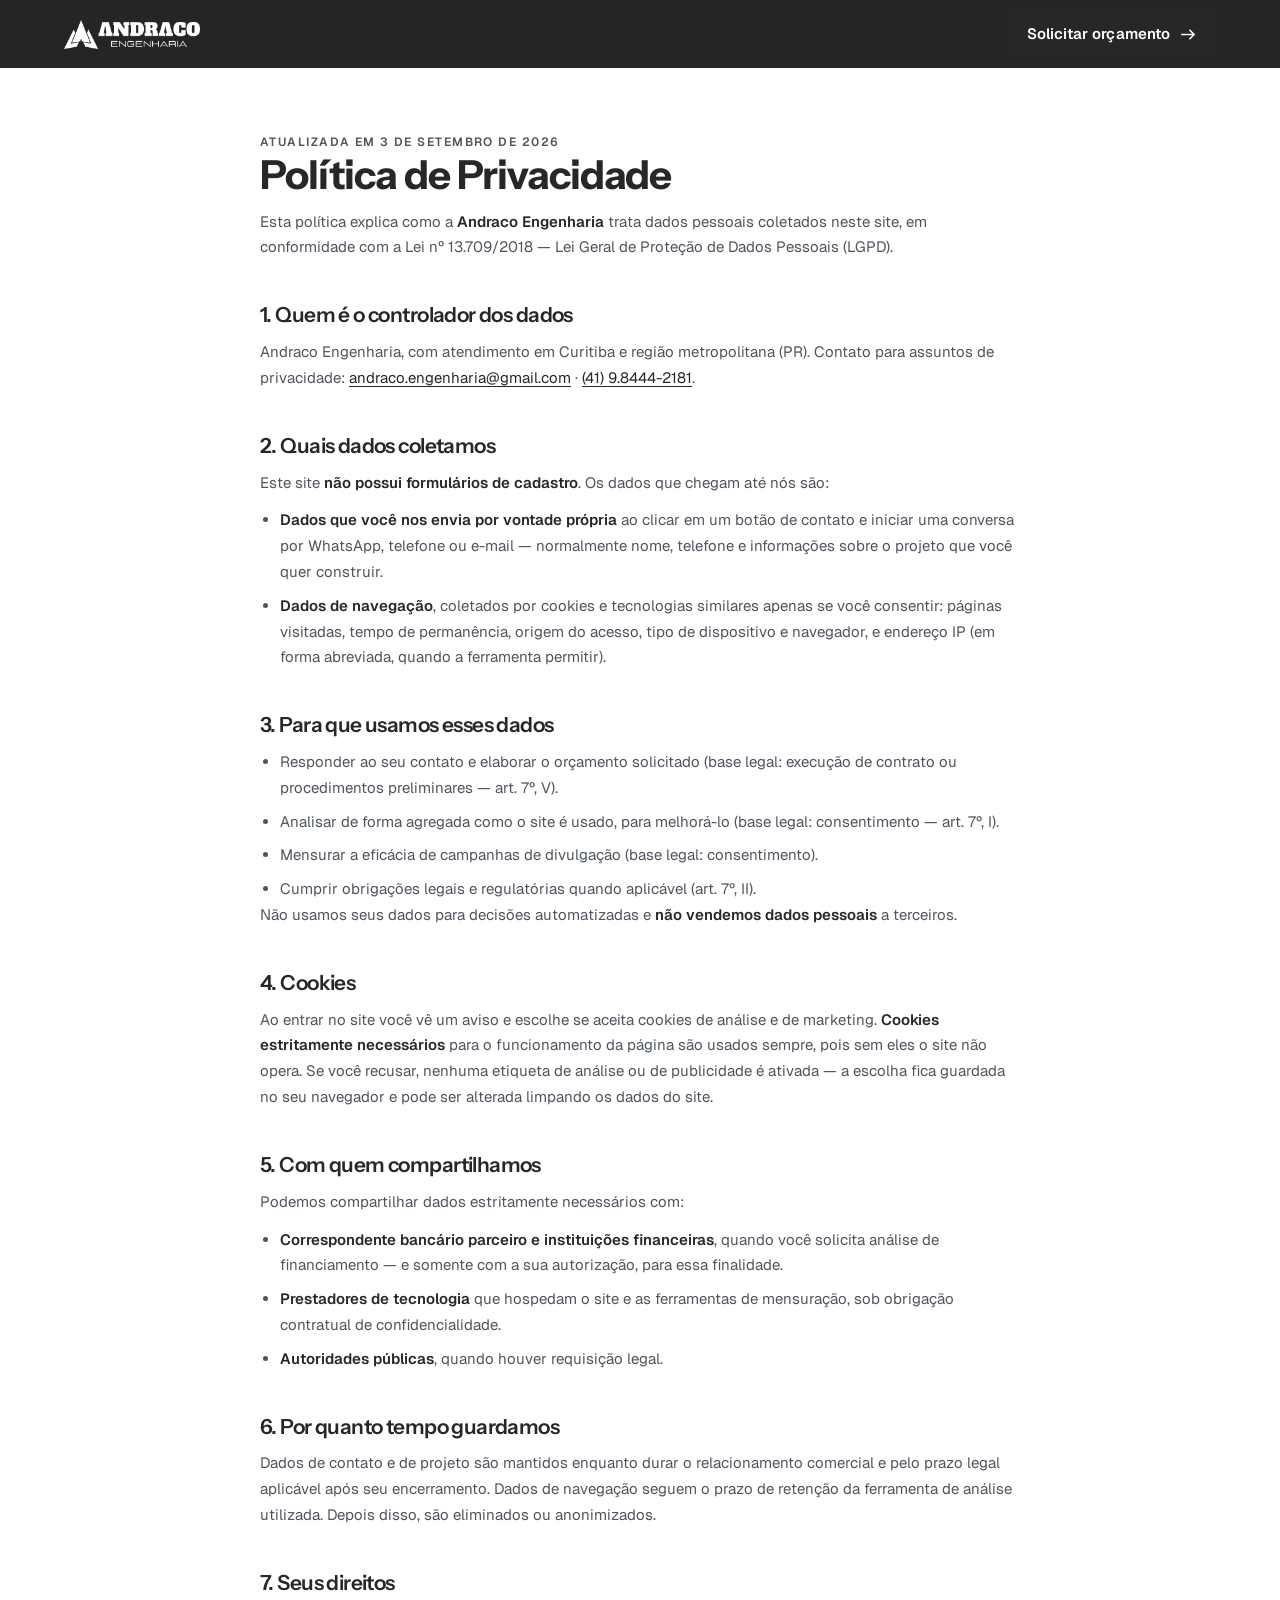
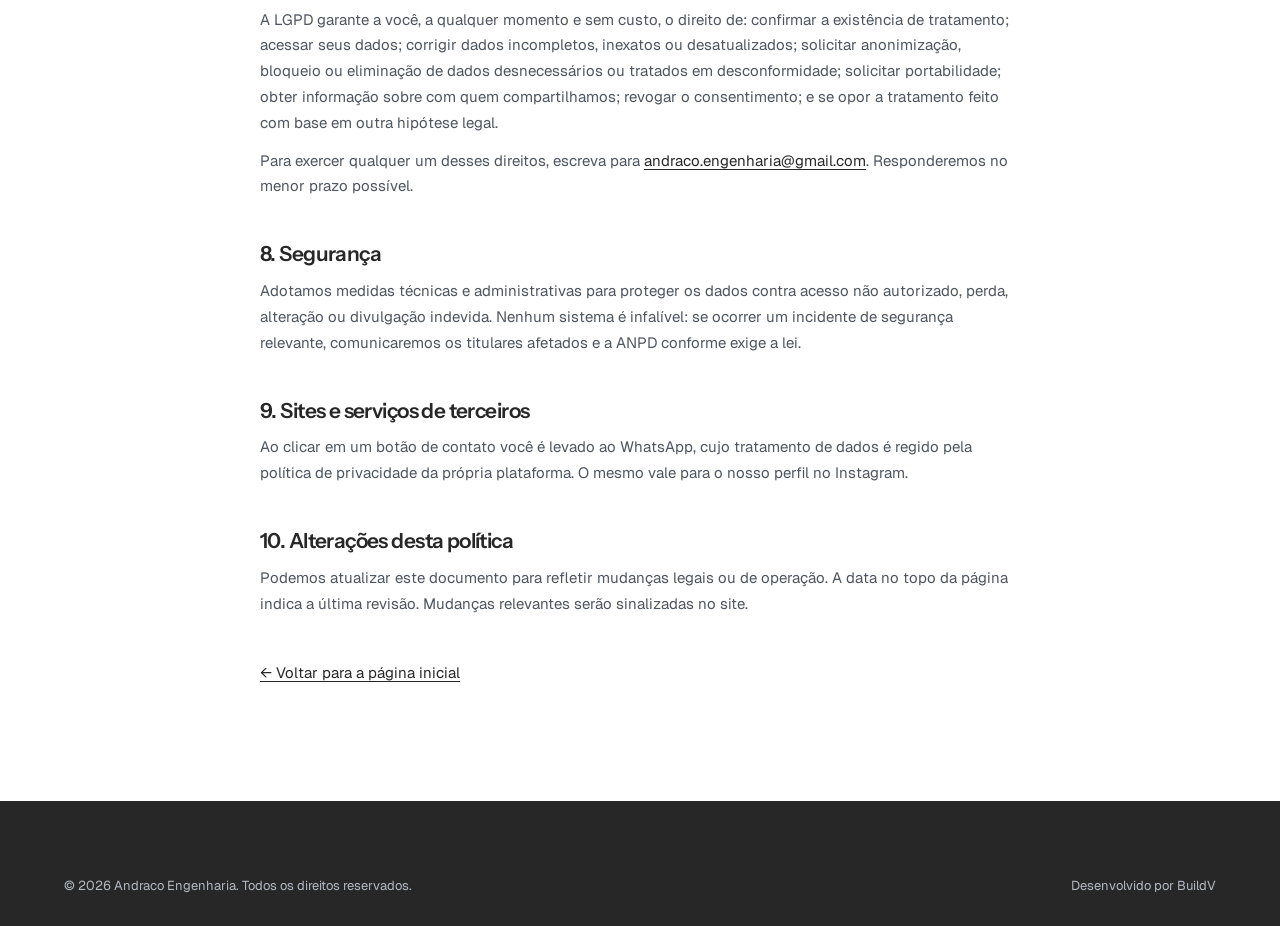
<file: deploy-hostinger-lp/privacidade.html>
<!DOCTYPE html>
<html lang="pt-BR">
<head>
<meta charset="UTF-8">
<meta name="viewport" content="width=device-width, initial-scale=1">
<title>Política de Privacidade | Andraco Engenharia</title>
<meta name="description" content="Como a Andraco Engenharia coleta, usa e protege dados pessoais, em conformidade com a Lei Geral de Proteção de Dados (LGPD).">
<meta name="theme-color" content="#1A1A1C">
<link rel="icon" href="assets/logos/favicon-32.png" sizes="32x32">
<link rel="apple-touch-icon" href="assets/logos/favicon-180.png">
<link rel="preconnect" href="https://fonts.googleapis.com">
<link rel="preconnect" href="https://fonts.gstatic.com" crossorigin>
<link href="https://fonts.googleapis.com/css2?family=Geist:wght@400;500;600&family=Instrument+Sans:wght@600;700&display=swap" rel="stylesheet">
<link rel="stylesheet" href="css/styles.css">

<!-- Consent Mode v2 — tudo negado até o visitante escolher no banner (LGPD).
     Precisa rodar ANTES do GTM, senão as tags disparam antes do consentimento. -->
<script>
  window.dataLayer = window.dataLayer || [];
  function gtag(){ dataLayer.push(arguments); }
  gtag('consent','default',{
    ad_storage:'denied', ad_user_data:'denied', ad_personalization:'denied',
    analytics_storage:'denied',
    functionality_storage:'granted', security_storage:'granted',
    wait_for_update: 500
  });
  /* visitante que já aceitou antes: libera na carga, sem esperar novo clique */
  try {
    if (localStorage.getItem('andraco_consent_v1') === 'granted') {
      gtag('consent','update',{
        ad_storage:'granted', ad_user_data:'granted',
        ad_personalization:'granted', analytics_storage:'granted'
      });
    }
  } catch (e) { /* modo privado: segue negado */ }
</script>
<!-- Google Tag Manager -->
<script>(function(w,d,s,l,i){w[l]=w[l]||[];w[l].push({'gtm.start':new Date().getTime(),event:'gtm.js'});
var f=d.getElementsByTagName(s)[0],j=d.createElement(s),dl=l!='dataLayer'?'&l='+l:'';j.async=true;
j.src='https://www.googletagmanager.com/gtm.js?id='+i+dl;f.parentNode.insertBefore(j,f);})
(window,document,'script','dataLayer','GTM-P6RVST79');</script>
</head>
<body>
<noscript><iframe src="https://www.googletagmanager.com/ns.html?id=GTM-P6RVST79"
  height="0" width="0" style="display:none;visibility:hidden" title="Google Tag Manager"></iframe></noscript>
<svg width="0" height="0" aria-hidden="true" style="position:absolute" focusable="false">
  <symbol id="i-arrow" viewBox="0 0 16 16"><path d="M1 8h13M9.5 3.5 14 8l-4.5 4.5" fill="none" stroke="currentColor" stroke-width="1.6" stroke-linecap="square"/></symbol>
</svg>

<a class="skip" href="#conteudo">Pular para o conteúdo principal</a>

<header class="hdr" data-solid="true">
  <div class="container">
    <a class="hdr-logo" href="index.html" aria-label="Andraco Engenharia — início">
      <img src="assets/logos/logo-white.png" alt="Andraco Engenharia" width="700" height="149">
    </a>
    <a class="btn" data-wa-btn="contato">Solicitar orçamento <svg width="15" height="15" aria-hidden="true"><use href="#i-arrow"/></svg></a>
  </div>
</header>

<main id="conteudo" class="sec" style="padding-top:calc(var(--header-h) + 56px)">
  <div class="container">
    <article class="doc">
      <p class="upd">Atualizada em 3 de setembro de 2026</p>
      <h1>Política de Privacidade</h1>
      <p>Esta política explica como a <strong>Andraco Engenharia</strong> trata dados pessoais coletados neste site, em conformidade com a Lei nº 13.709/2018 — Lei Geral de Proteção de Dados Pessoais (LGPD).</p>

      <h2>1. Quem é o controlador dos dados</h2>
      <p>Andraco Engenharia, com atendimento em Curitiba e região metropolitana (PR). Contato para assuntos de privacidade: <a href="mailto:andraco.engenharia@gmail.com">andraco.engenharia@gmail.com</a> · <a href="tel:+5541984442181">(41) 9.8444-2181</a>.</p>

      <h2>2. Quais dados coletamos</h2>
      <p>Este site <strong>não possui formulários de cadastro</strong>. Os dados que chegam até nós são:</p>
      <ul>
        <li><strong>Dados que você nos envia por vontade própria</strong> ao clicar em um botão de contato e iniciar uma conversa por WhatsApp, telefone ou e-mail — normalmente nome, telefone e informações sobre o projeto que você quer construir.</li>
        <li><strong>Dados de navegação</strong>, coletados por cookies e tecnologias similares apenas se você consentir: páginas visitadas, tempo de permanência, origem do acesso, tipo de dispositivo e navegador, e endereço IP (em forma abreviada, quando a ferramenta permitir).</li>
      </ul>

      <h2>3. Para que usamos esses dados</h2>
      <ul>
        <li>Responder ao seu contato e elaborar o orçamento solicitado (base legal: execução de contrato ou procedimentos preliminares — art. 7º, V).</li>
        <li>Analisar de forma agregada como o site é usado, para melhorá-lo (base legal: consentimento — art. 7º, I).</li>
        <li>Mensurar a eficácia de campanhas de divulgação (base legal: consentimento).</li>
        <li>Cumprir obrigações legais e regulatórias quando aplicável (art. 7º, II).</li>
      </ul>
      <p>Não usamos seus dados para decisões automatizadas e <strong>não vendemos dados pessoais</strong> a terceiros.</p>

      <h2>4. Cookies</h2>
      <p>Ao entrar no site você vê um aviso e escolhe se aceita cookies de análise e de marketing. <strong>Cookies estritamente necessários</strong> para o funcionamento da página são usados sempre, pois sem eles o site não opera. Se você recusar, nenhuma etiqueta de análise ou de publicidade é ativada — a escolha fica guardada no seu navegador e pode ser alterada limpando os dados do site.</p>

      <h2>5. Com quem compartilhamos</h2>
      <p>Podemos compartilhar dados estritamente necessários com:</p>
      <ul>
        <li><strong>Correspondente bancário parceiro e instituições financeiras</strong>, quando você solicita análise de financiamento — e somente com a sua autorização, para essa finalidade.</li>
        <li><strong>Prestadores de tecnologia</strong> que hospedam o site e as ferramentas de mensuração, sob obrigação contratual de confidencialidade.</li>
        <li><strong>Autoridades públicas</strong>, quando houver requisição legal.</li>
      </ul>

      <h2>6. Por quanto tempo guardamos</h2>
      <p>Dados de contato e de projeto são mantidos enquanto durar o relacionamento comercial e pelo prazo legal aplicável após seu encerramento. Dados de navegação seguem o prazo de retenção da ferramenta de análise utilizada. Depois disso, são eliminados ou anonimizados.</p>

      <h2>7. Seus direitos</h2>
      <p>A LGPD garante a você, a qualquer momento e sem custo, o direito de: confirmar a existência de tratamento; acessar seus dados; corrigir dados incompletos, inexatos ou desatualizados; solicitar anonimização, bloqueio ou eliminação de dados desnecessários ou tratados em desconformidade; solicitar portabilidade; obter informação sobre com quem compartilhamos; revogar o consentimento; e se opor a tratamento feito com base em outra hipótese legal.</p>
      <p>Para exercer qualquer um desses direitos, escreva para <a href="mailto:andraco.engenharia@gmail.com">andraco.engenharia@gmail.com</a>. Responderemos no menor prazo possível.</p>

      <h2>8. Segurança</h2>
      <p>Adotamos medidas técnicas e administrativas para proteger os dados contra acesso não autorizado, perda, alteração ou divulgação indevida. Nenhum sistema é infalível: se ocorrer um incidente de segurança relevante, comunicaremos os titulares afetados e a ANPD conforme exige a lei.</p>

      <h2>9. Sites e serviços de terceiros</h2>
      <p>Ao clicar em um botão de contato você é levado ao WhatsApp, cujo tratamento de dados é regido pela política de privacidade da própria plataforma. O mesmo vale para o nosso perfil no Instagram.</p>

      <h2>10. Alterações desta política</h2>
      <p>Podemos atualizar este documento para refletir mudanças legais ou de operação. A data no topo da página indica a última revisão. Mudanças relevantes serão sinalizadas no site.</p>

      <p style="margin-top:44px"><a href="index.html">← Voltar para a página inicial</a></p>
    </article>
  </div>
</main>

<footer class="ftr">
  <div class="container">
    <div class="ftr-bot" style="margin-top:0;padding-top:0;border:0">
      <span>© <span data-year>2026</span> Andraco Engenharia. Todos os direitos reservados.</span>
      <span>Desenvolvido por BuildV</span>
    </div>
  </div>
</footer>


<!-- Merlin — popup de qualificação que encaminha o lead para o WhatsApp.
     Os CTAs continuam sendo <a href="wa.me/..."> : se o Merlin não carregar,
     o clique vai direto para o WhatsApp (ver js/app.js). -->
<script src="https://scripts.gomerlin.com.br/merlin.js"></script>
<script>
  window.ANDRACO_MERLIN_POPUP = "https://tools.gomerlin.com.br/popup/b7c9b5c8-49f5-4ab4-9217-a836686fb99b";
  if (window.Merlin && window.Merlin.Popup) {
    window.Merlin.Popup.initFromSource(window.ANDRACO_MERLIN_POPUP);
  }
</script>
<script src="js/app.js" defer></script>
</body>
</html>
</file>
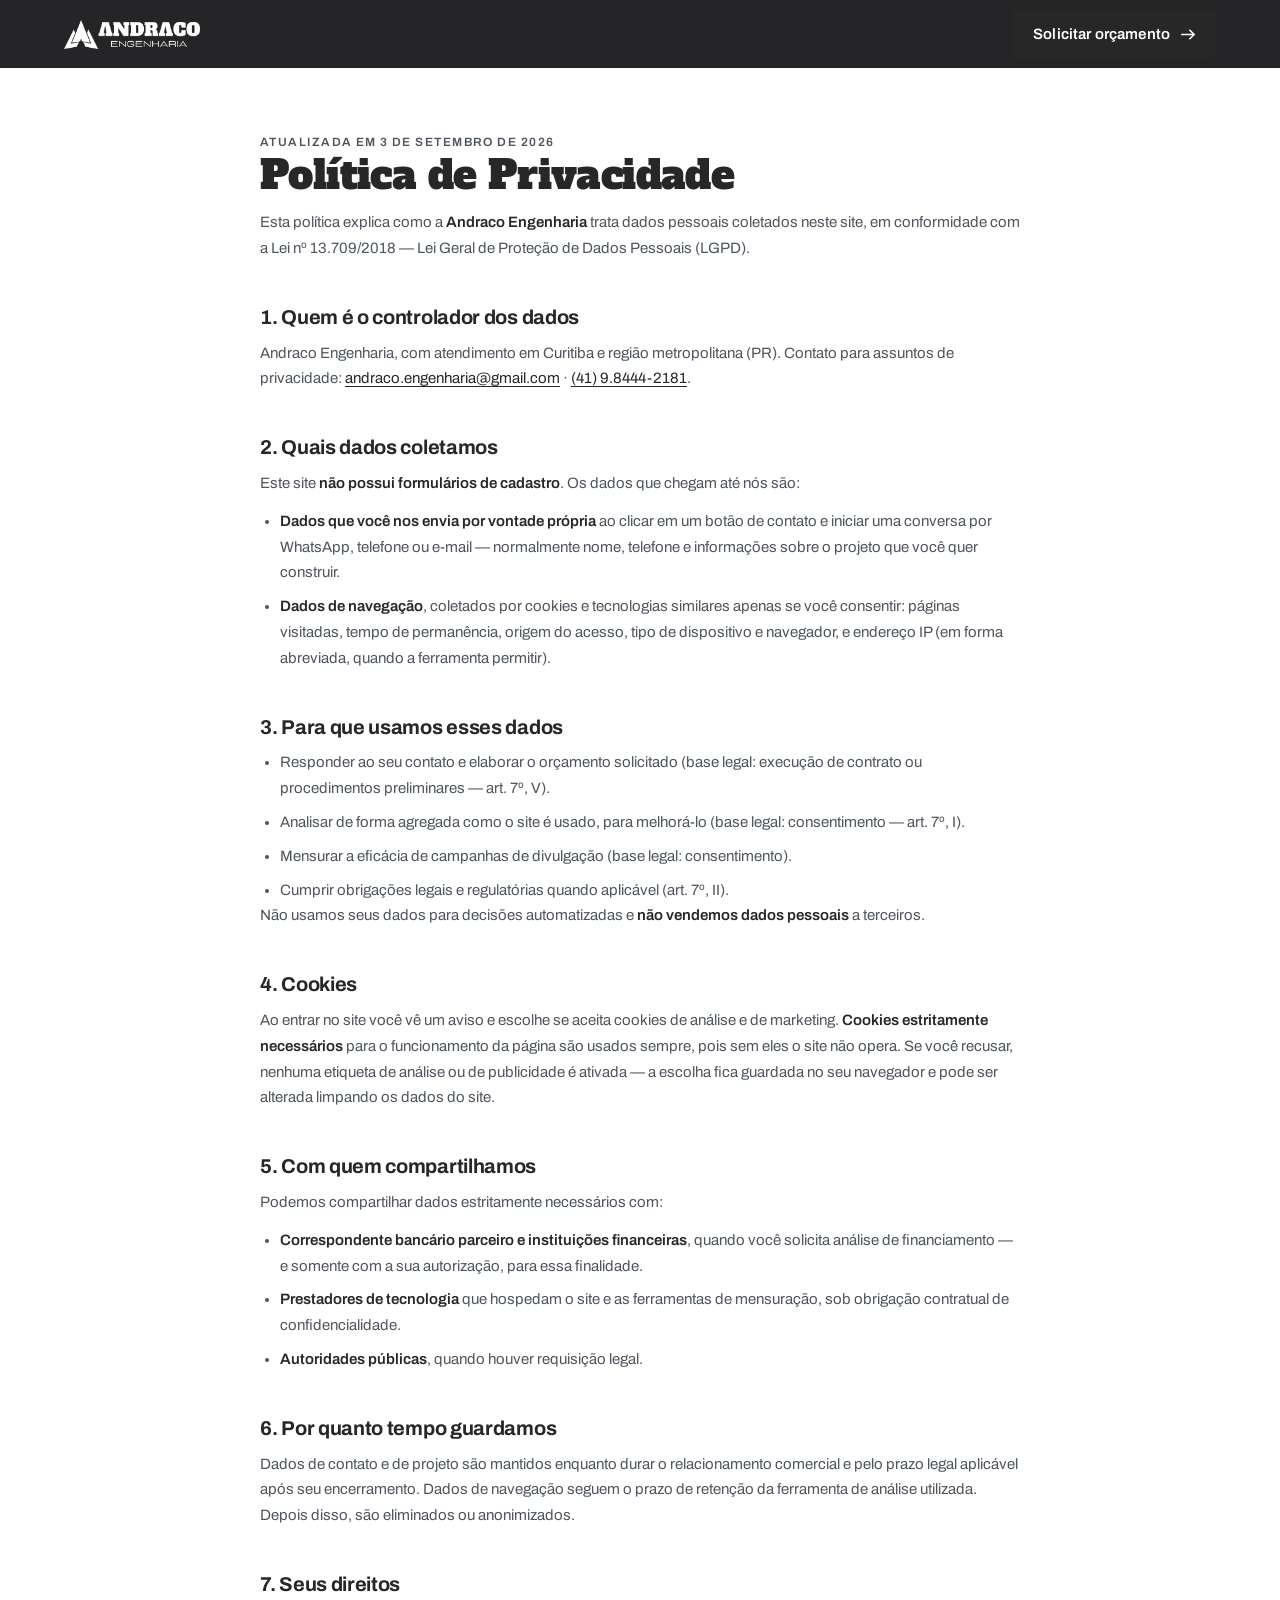
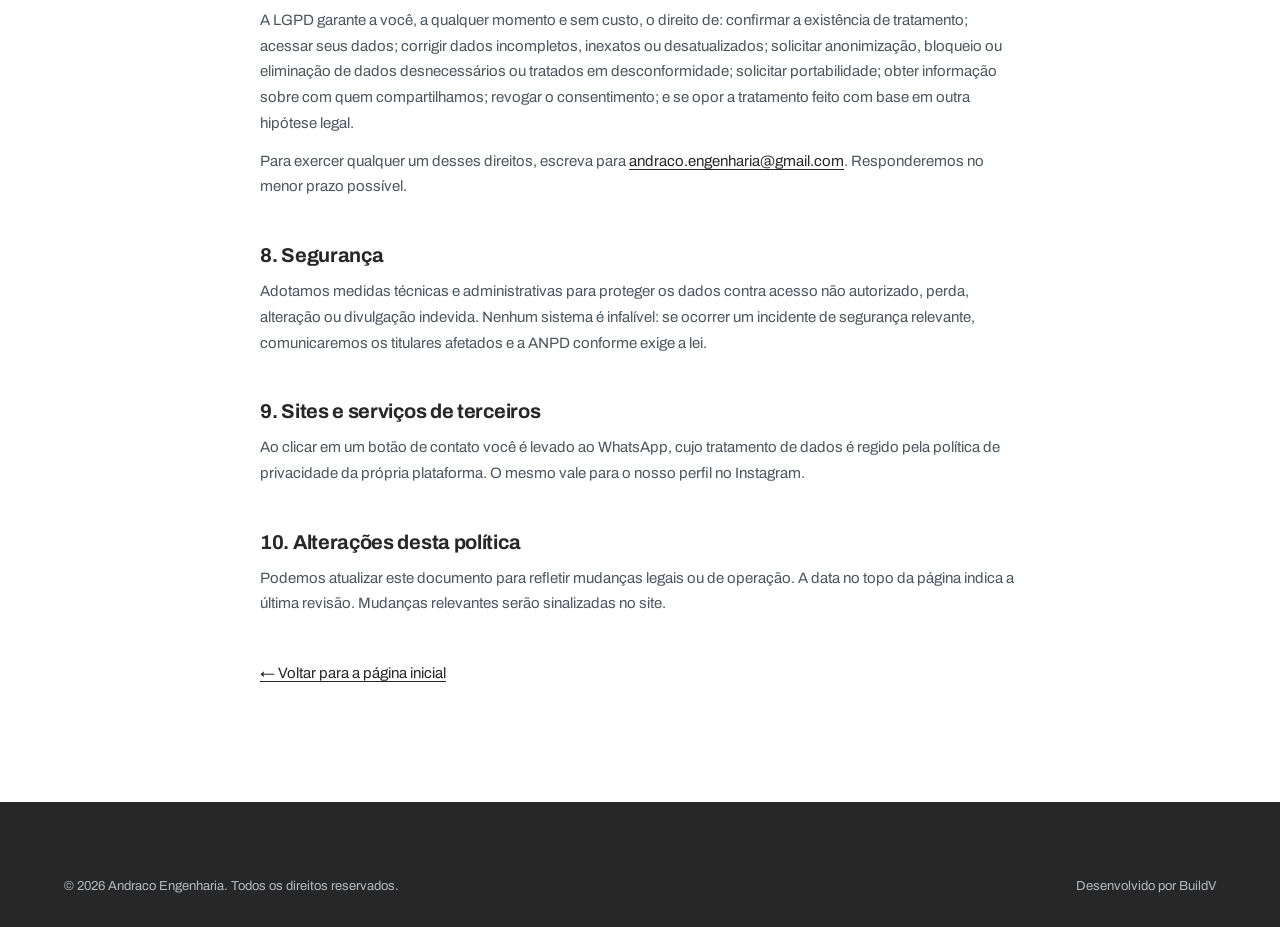
<file: deploy-hostinger-site/privacidade.html>
<!DOCTYPE html>
<html lang="pt-BR">
<head>
<meta charset="UTF-8">
<meta name="viewport" content="width=device-width, initial-scale=1">
<title>Política de Privacidade | Andraco Engenharia</title>
<meta name="description" content="Como a Andraco Engenharia coleta, usa e protege dados pessoais, em conformidade com a Lei Geral de Proteção de Dados (LGPD).">
<meta name="theme-color" content="#1A1A1C">
<link rel="icon" href="assets/logos/favicon-32.png" sizes="32x32">
<link rel="apple-touch-icon" href="assets/logos/favicon-180.png">
<link rel="preconnect" href="https://fonts.googleapis.com">
<link rel="preconnect" href="https://fonts.gstatic.com" crossorigin>
<link href="https://fonts.googleapis.com/css2?family=Alfa+Slab+One&family=Archivo:wght@400;500;600;700&display=swap" rel="stylesheet">
<link rel="stylesheet" href="css/styles.css">

<!-- Consent Mode v2 — tudo negado até o visitante escolher no banner (LGPD).
     Precisa rodar ANTES do GTM, senão as tags disparam antes do consentimento. -->
<script>
  window.dataLayer = window.dataLayer || [];
  function gtag(){ dataLayer.push(arguments); }
  gtag('consent','default',{
    ad_storage:'denied', ad_user_data:'denied', ad_personalization:'denied',
    analytics_storage:'denied',
    functionality_storage:'granted', security_storage:'granted',
    wait_for_update: 500
  });
  /* visitante que já aceitou antes: libera na carga, sem esperar novo clique */
  try {
    if (localStorage.getItem('andraco_consent_v1') === 'granted') {
      gtag('consent','update',{
        ad_storage:'granted', ad_user_data:'granted',
        ad_personalization:'granted', analytics_storage:'granted'
      });
    }
  } catch (e) { /* modo privado: segue negado */ }
</script>
<!-- Google Tag Manager -->
<script>(function(w,d,s,l,i){w[l]=w[l]||[];w[l].push({'gtm.start':new Date().getTime(),event:'gtm.js'});
var f=d.getElementsByTagName(s)[0],j=d.createElement(s),dl=l!='dataLayer'?'&l='+l:'';j.async=true;
j.src='https://www.googletagmanager.com/gtm.js?id='+i+dl;f.parentNode.insertBefore(j,f);})
(window,document,'script','dataLayer','GTM-P6RVST79');</script>
</head>
<body>
<noscript><iframe src="https://www.googletagmanager.com/ns.html?id=GTM-P6RVST79"
  height="0" width="0" style="display:none;visibility:hidden" title="Google Tag Manager"></iframe></noscript>
<svg width="0" height="0" aria-hidden="true" style="position:absolute" focusable="false">
  <symbol id="i-arrow" viewBox="0 0 16 16"><path d="M1 8h13M9.5 3.5 14 8l-4.5 4.5" fill="none" stroke="currentColor" stroke-width="1.6" stroke-linecap="square"/></symbol>
</svg>

<a class="skip" href="#conteudo">Pular para o conteúdo principal</a>

<header class="hdr" data-solid="true">
  <div class="container">
    <a class="hdr-logo" href="index.html" aria-label="Andraco Engenharia — início">
      <img src="assets/logos/logo-white.png" alt="Andraco Engenharia" width="700" height="149">
    </a>
    <a class="btn" data-wa-btn="contato">Solicitar orçamento <svg width="15" height="15" aria-hidden="true"><use href="#i-arrow"/></svg></a>
  </div>
</header>

<main id="conteudo" class="sec" style="padding-top:calc(var(--header-h) + 56px)">
  <div class="container">
    <article class="doc">
      <p class="upd">Atualizada em 3 de setembro de 2026</p>
      <h1>Política de Privacidade</h1>
      <p>Esta política explica como a <strong>Andraco Engenharia</strong> trata dados pessoais coletados neste site, em conformidade com a Lei nº 13.709/2018 — Lei Geral de Proteção de Dados Pessoais (LGPD).</p>

      <h2>1. Quem é o controlador dos dados</h2>
      <p>Andraco Engenharia, com atendimento em Curitiba e região metropolitana (PR). Contato para assuntos de privacidade: <a href="mailto:andraco.engenharia@gmail.com">andraco.engenharia@gmail.com</a> · <a href="tel:+5541984442181">(41) 9.8444-2181</a>.</p>

      <h2>2. Quais dados coletamos</h2>
      <p>Este site <strong>não possui formulários de cadastro</strong>. Os dados que chegam até nós são:</p>
      <ul>
        <li><strong>Dados que você nos envia por vontade própria</strong> ao clicar em um botão de contato e iniciar uma conversa por WhatsApp, telefone ou e-mail — normalmente nome, telefone e informações sobre o projeto que você quer construir.</li>
        <li><strong>Dados de navegação</strong>, coletados por cookies e tecnologias similares apenas se você consentir: páginas visitadas, tempo de permanência, origem do acesso, tipo de dispositivo e navegador, e endereço IP (em forma abreviada, quando a ferramenta permitir).</li>
      </ul>

      <h2>3. Para que usamos esses dados</h2>
      <ul>
        <li>Responder ao seu contato e elaborar o orçamento solicitado (base legal: execução de contrato ou procedimentos preliminares — art. 7º, V).</li>
        <li>Analisar de forma agregada como o site é usado, para melhorá-lo (base legal: consentimento — art. 7º, I).</li>
        <li>Mensurar a eficácia de campanhas de divulgação (base legal: consentimento).</li>
        <li>Cumprir obrigações legais e regulatórias quando aplicável (art. 7º, II).</li>
      </ul>
      <p>Não usamos seus dados para decisões automatizadas e <strong>não vendemos dados pessoais</strong> a terceiros.</p>

      <h2>4. Cookies</h2>
      <p>Ao entrar no site você vê um aviso e escolhe se aceita cookies de análise e de marketing. <strong>Cookies estritamente necessários</strong> para o funcionamento da página são usados sempre, pois sem eles o site não opera. Se você recusar, nenhuma etiqueta de análise ou de publicidade é ativada — a escolha fica guardada no seu navegador e pode ser alterada limpando os dados do site.</p>

      <h2>5. Com quem compartilhamos</h2>
      <p>Podemos compartilhar dados estritamente necessários com:</p>
      <ul>
        <li><strong>Correspondente bancário parceiro e instituições financeiras</strong>, quando você solicita análise de financiamento — e somente com a sua autorização, para essa finalidade.</li>
        <li><strong>Prestadores de tecnologia</strong> que hospedam o site e as ferramentas de mensuração, sob obrigação contratual de confidencialidade.</li>
        <li><strong>Autoridades públicas</strong>, quando houver requisição legal.</li>
      </ul>

      <h2>6. Por quanto tempo guardamos</h2>
      <p>Dados de contato e de projeto são mantidos enquanto durar o relacionamento comercial e pelo prazo legal aplicável após seu encerramento. Dados de navegação seguem o prazo de retenção da ferramenta de análise utilizada. Depois disso, são eliminados ou anonimizados.</p>

      <h2>7. Seus direitos</h2>
      <p>A LGPD garante a você, a qualquer momento e sem custo, o direito de: confirmar a existência de tratamento; acessar seus dados; corrigir dados incompletos, inexatos ou desatualizados; solicitar anonimização, bloqueio ou eliminação de dados desnecessários ou tratados em desconformidade; solicitar portabilidade; obter informação sobre com quem compartilhamos; revogar o consentimento; e se opor a tratamento feito com base em outra hipótese legal.</p>
      <p>Para exercer qualquer um desses direitos, escreva para <a href="mailto:andraco.engenharia@gmail.com">andraco.engenharia@gmail.com</a>. Responderemos no menor prazo possível.</p>

      <h2>8. Segurança</h2>
      <p>Adotamos medidas técnicas e administrativas para proteger os dados contra acesso não autorizado, perda, alteração ou divulgação indevida. Nenhum sistema é infalível: se ocorrer um incidente de segurança relevante, comunicaremos os titulares afetados e a ANPD conforme exige a lei.</p>

      <h2>9. Sites e serviços de terceiros</h2>
      <p>Ao clicar em um botão de contato você é levado ao WhatsApp, cujo tratamento de dados é regido pela política de privacidade da própria plataforma. O mesmo vale para o nosso perfil no Instagram.</p>

      <h2>10. Alterações desta política</h2>
      <p>Podemos atualizar este documento para refletir mudanças legais ou de operação. A data no topo da página indica a última revisão. Mudanças relevantes serão sinalizadas no site.</p>

      <p style="margin-top:44px"><a href="index.html">← Voltar para a página inicial</a></p>
    </article>
  </div>
</main>

<footer class="ftr">
  <div class="container">
    <div class="ftr-bot" style="margin-top:0;padding-top:0;border:0">
      <span>© <span data-year>2026</span> Andraco Engenharia. Todos os direitos reservados.</span>
      <span>Desenvolvido por BuildV</span>
    </div>
  </div>
</footer>


<!-- Merlin — popup de qualificação que encaminha o lead para o WhatsApp.
     Os CTAs continuam sendo <a href="wa.me/..."> : se o Merlin não carregar,
     o clique vai direto para o WhatsApp (ver js/app.js). -->
<script src="https://scripts.gomerlin.com.br/merlin.js"></script>
<script>
  window.ANDRACO_MERLIN_POPUP = "https://tools.gomerlin.com.br/popup/b7c9b5c8-49f5-4ab4-9217-a836686fb99b";
  if (window.Merlin && window.Merlin.Popup) {
    window.Merlin.Popup.initFromSource(window.ANDRACO_MERLIN_POPUP);
  }
</script>
<script src="js/app.js" defer></script>
</body>
</html>
</file>
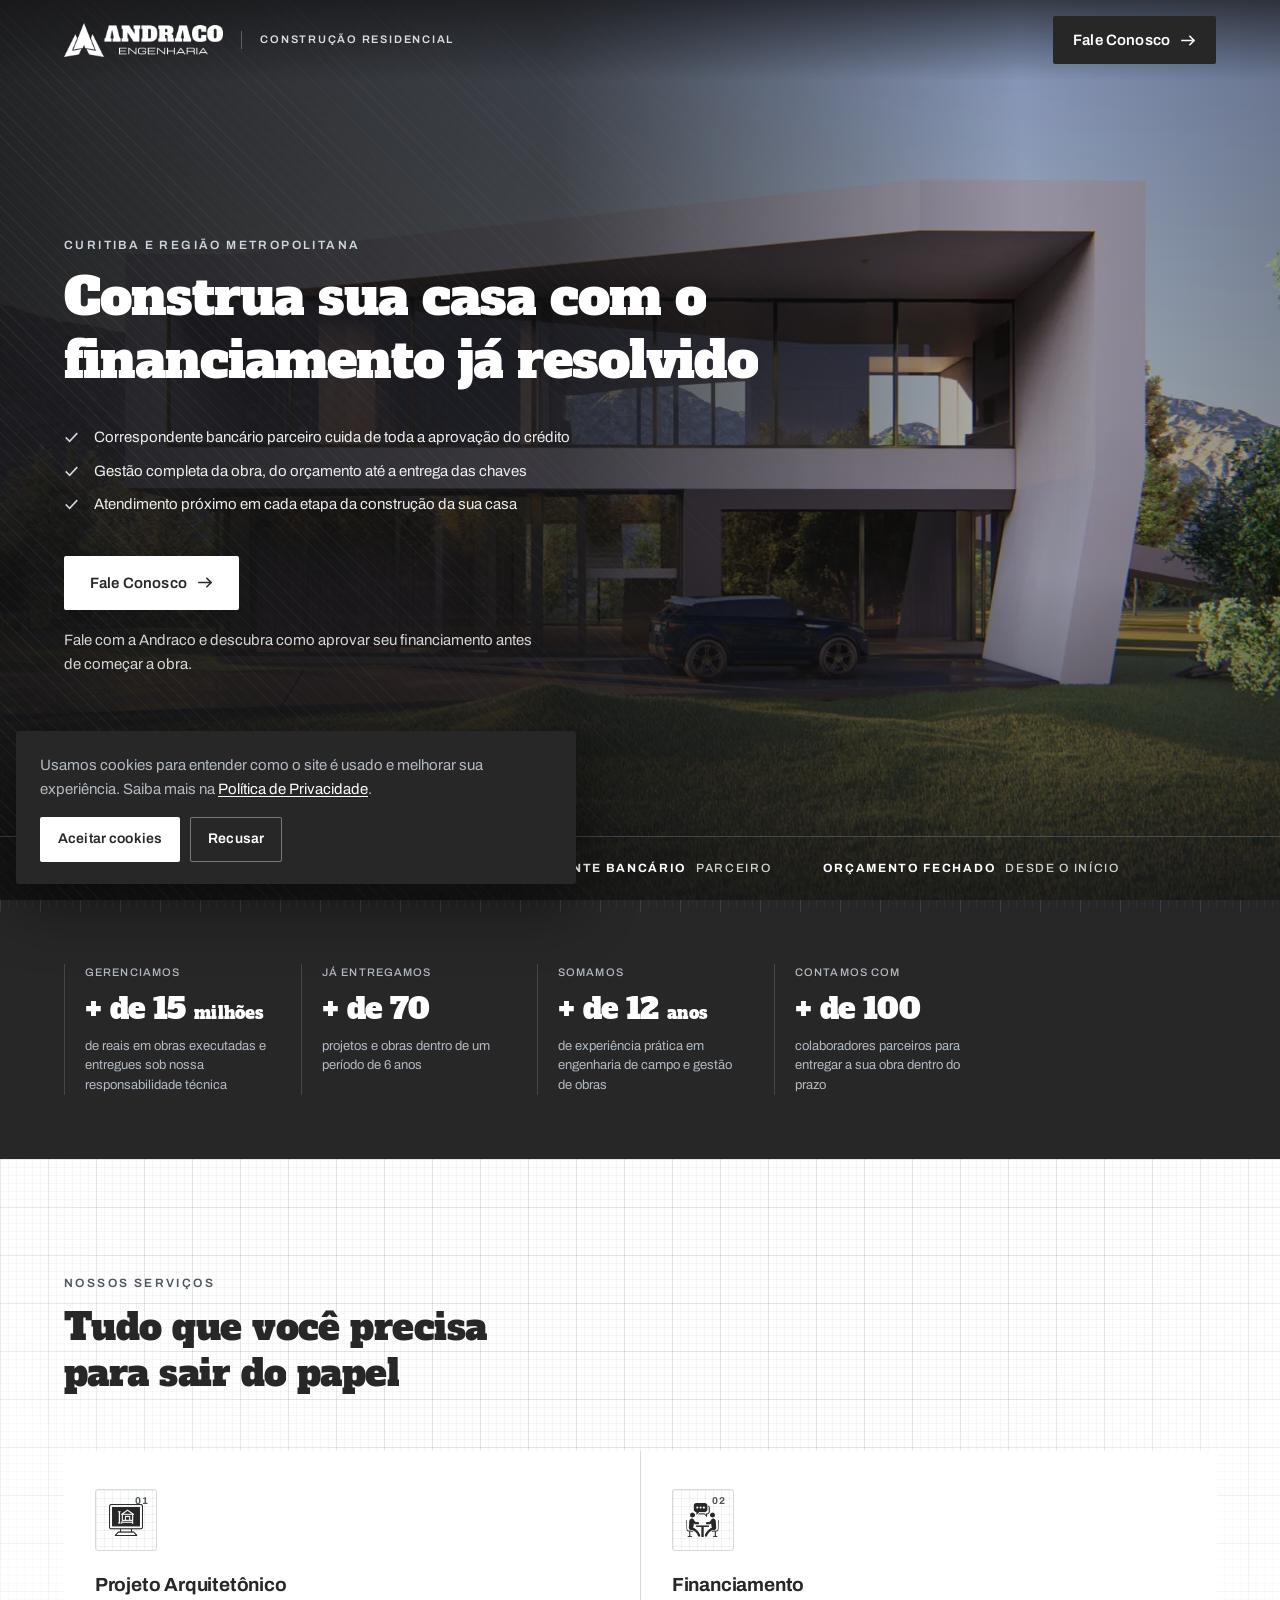
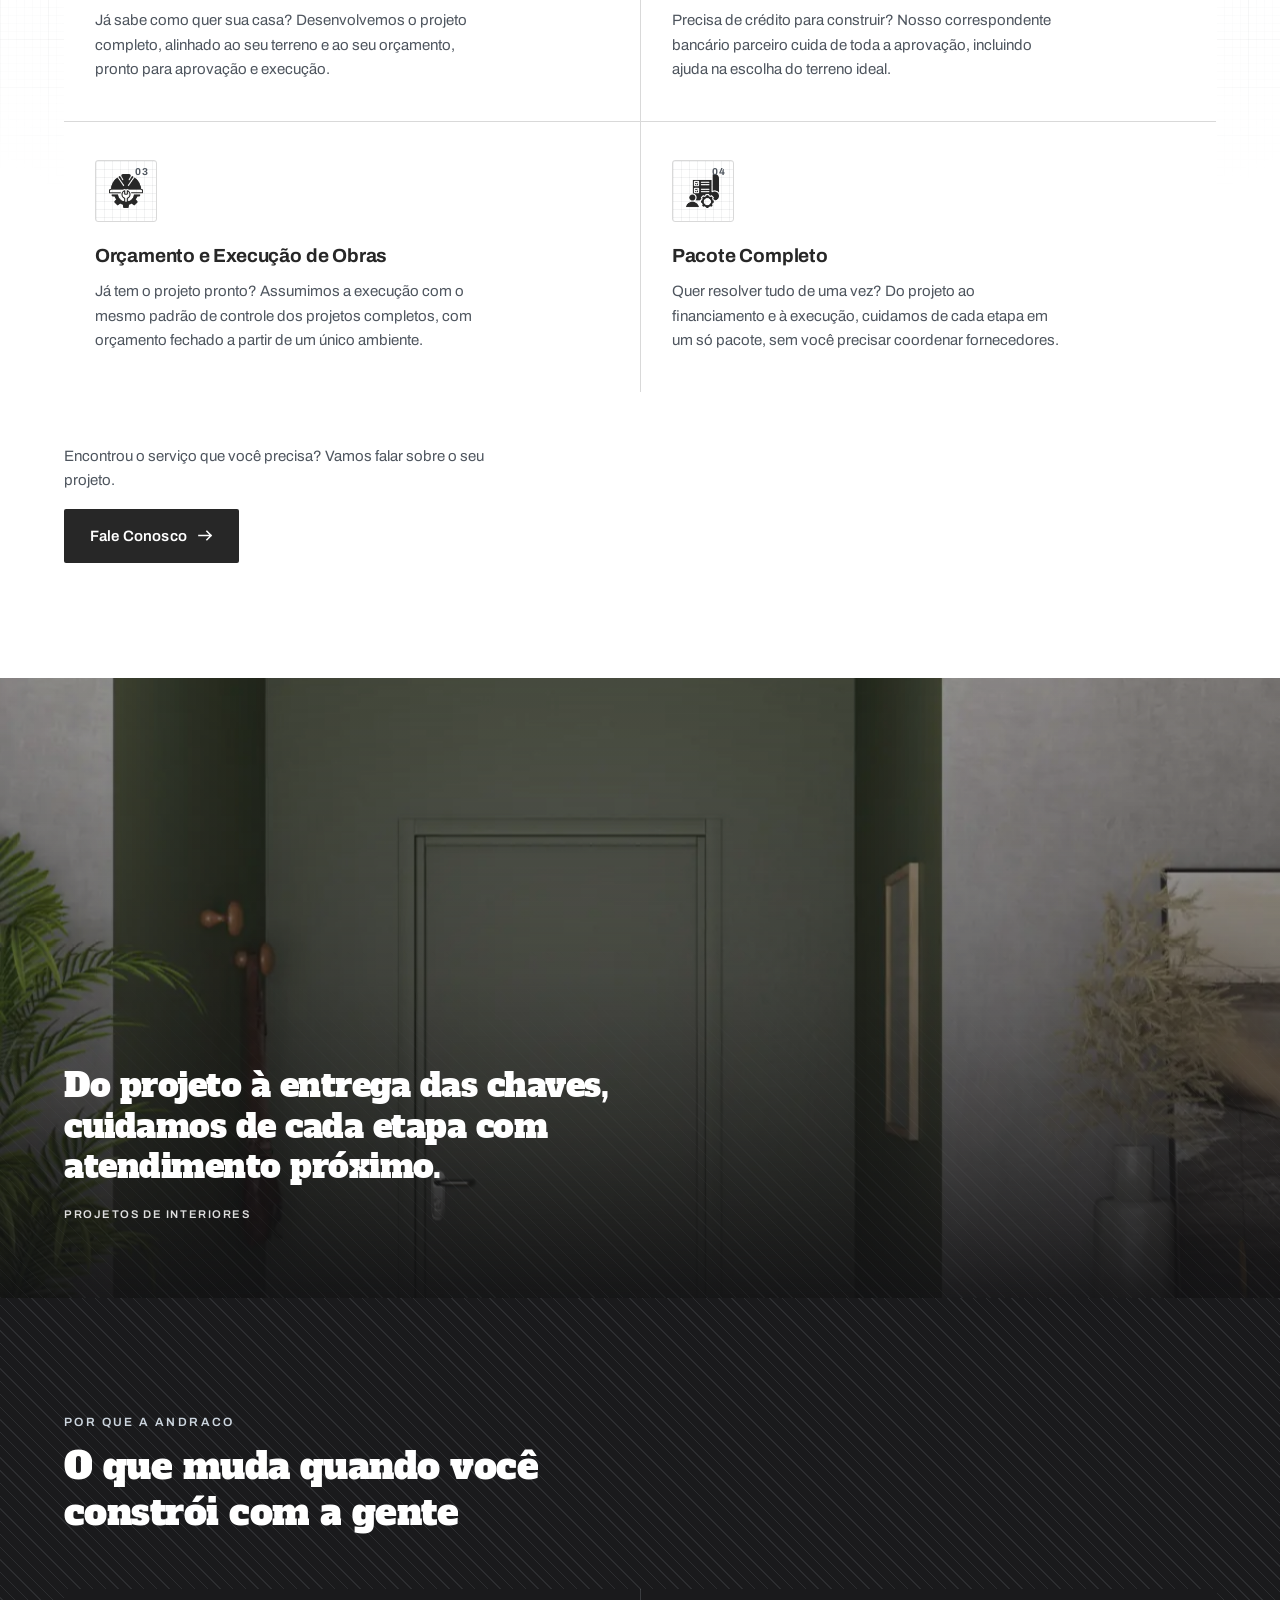
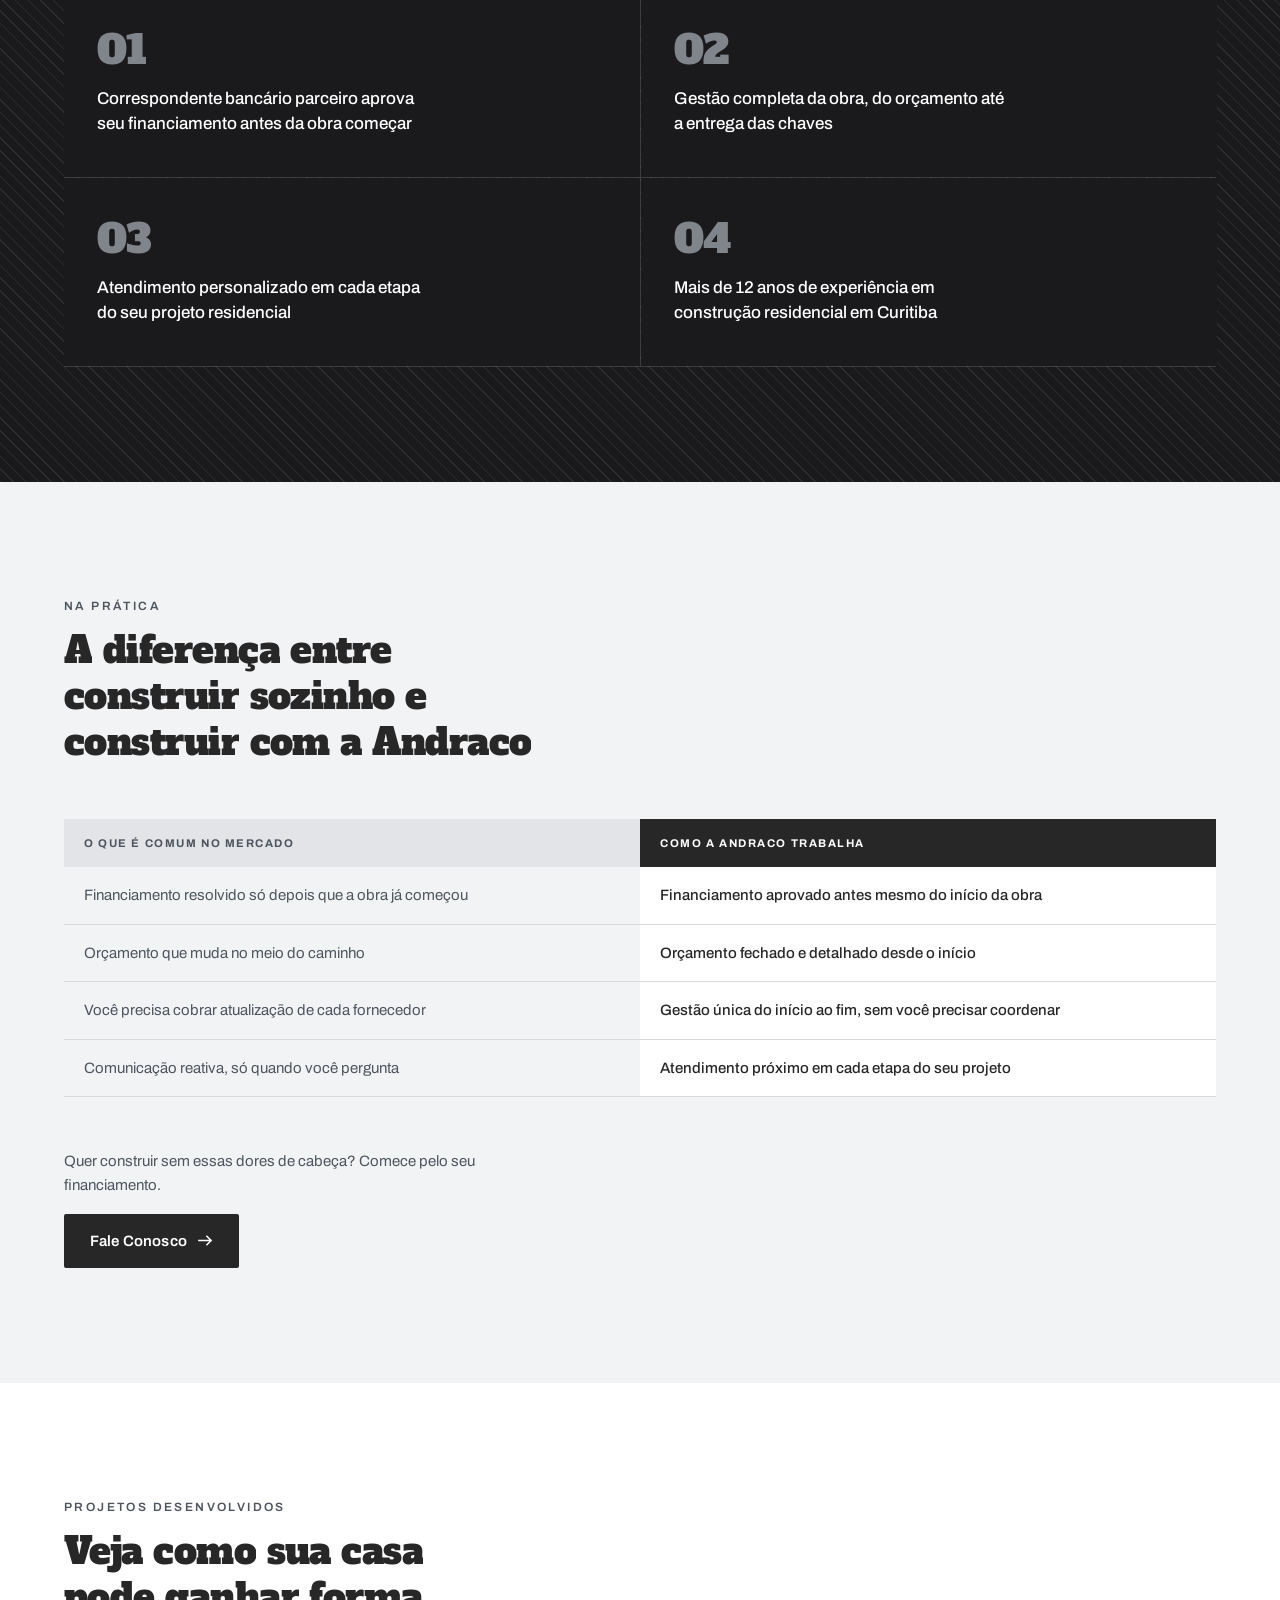
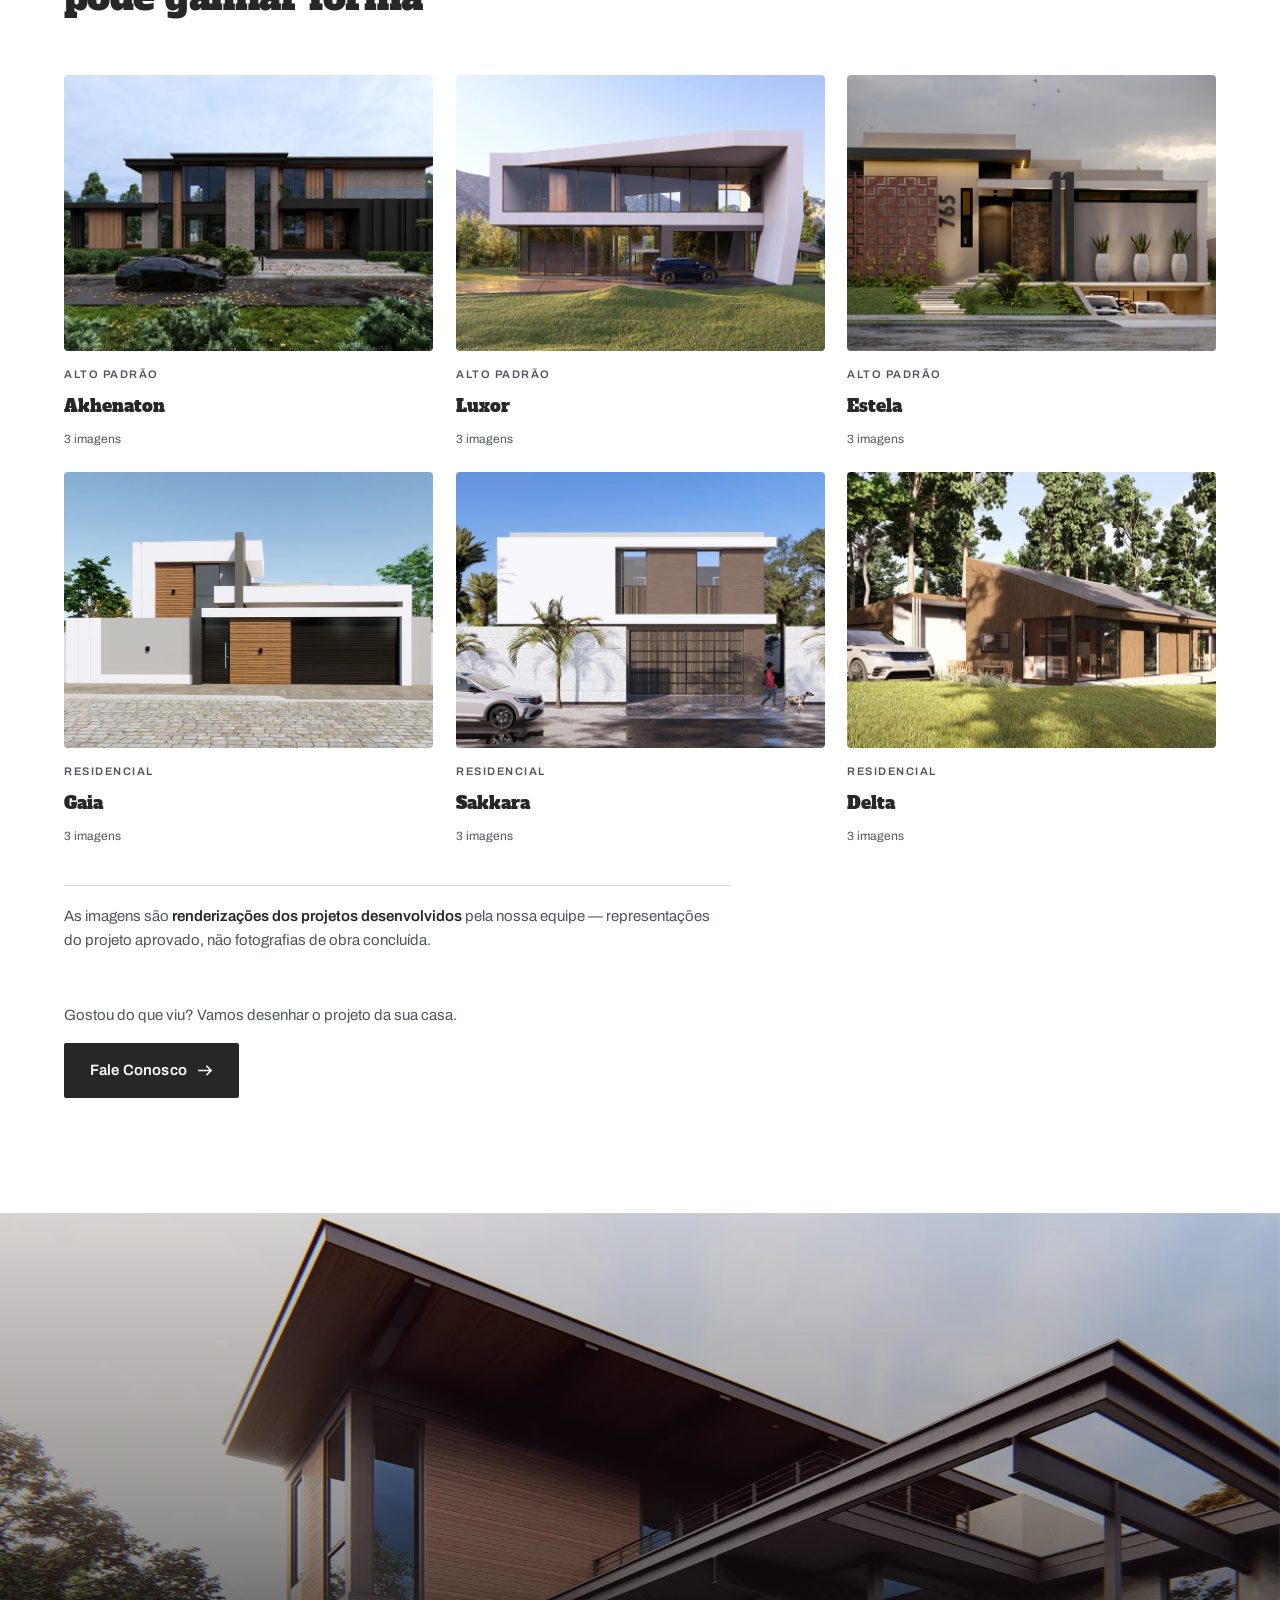
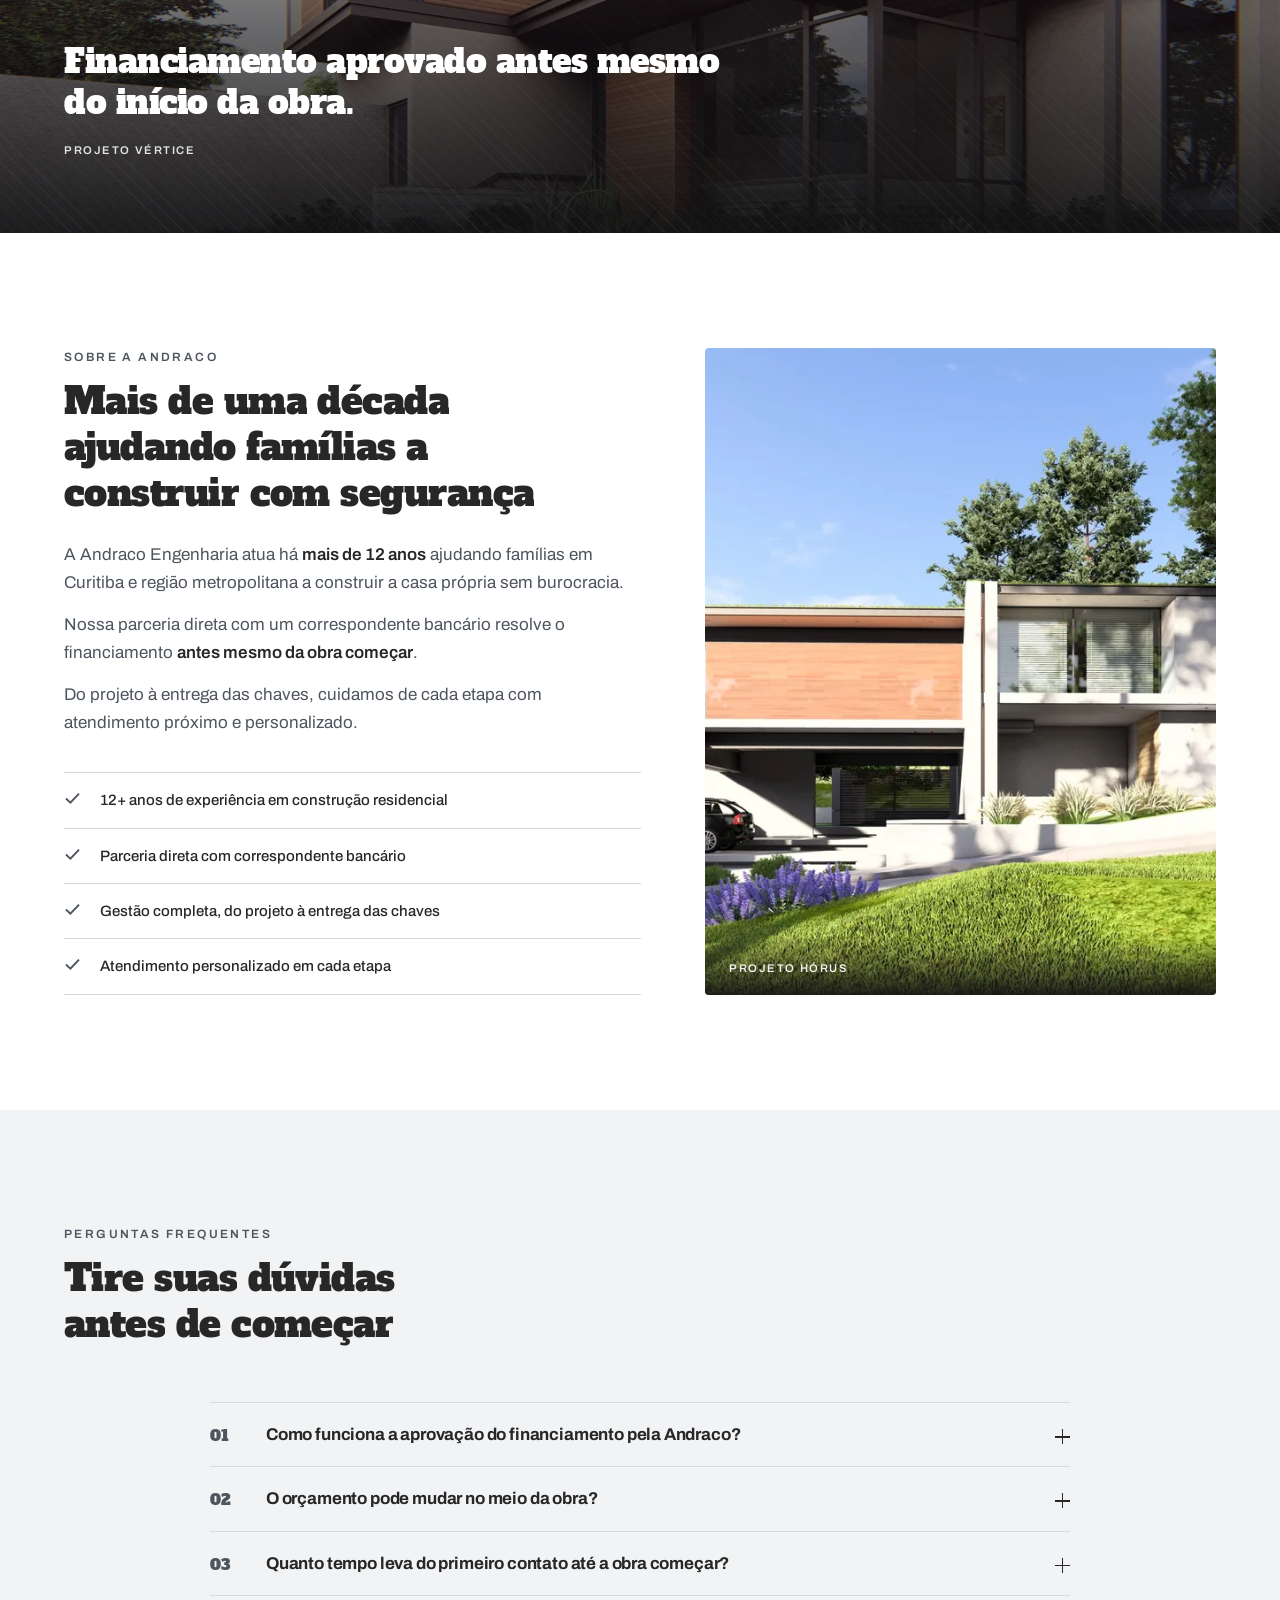
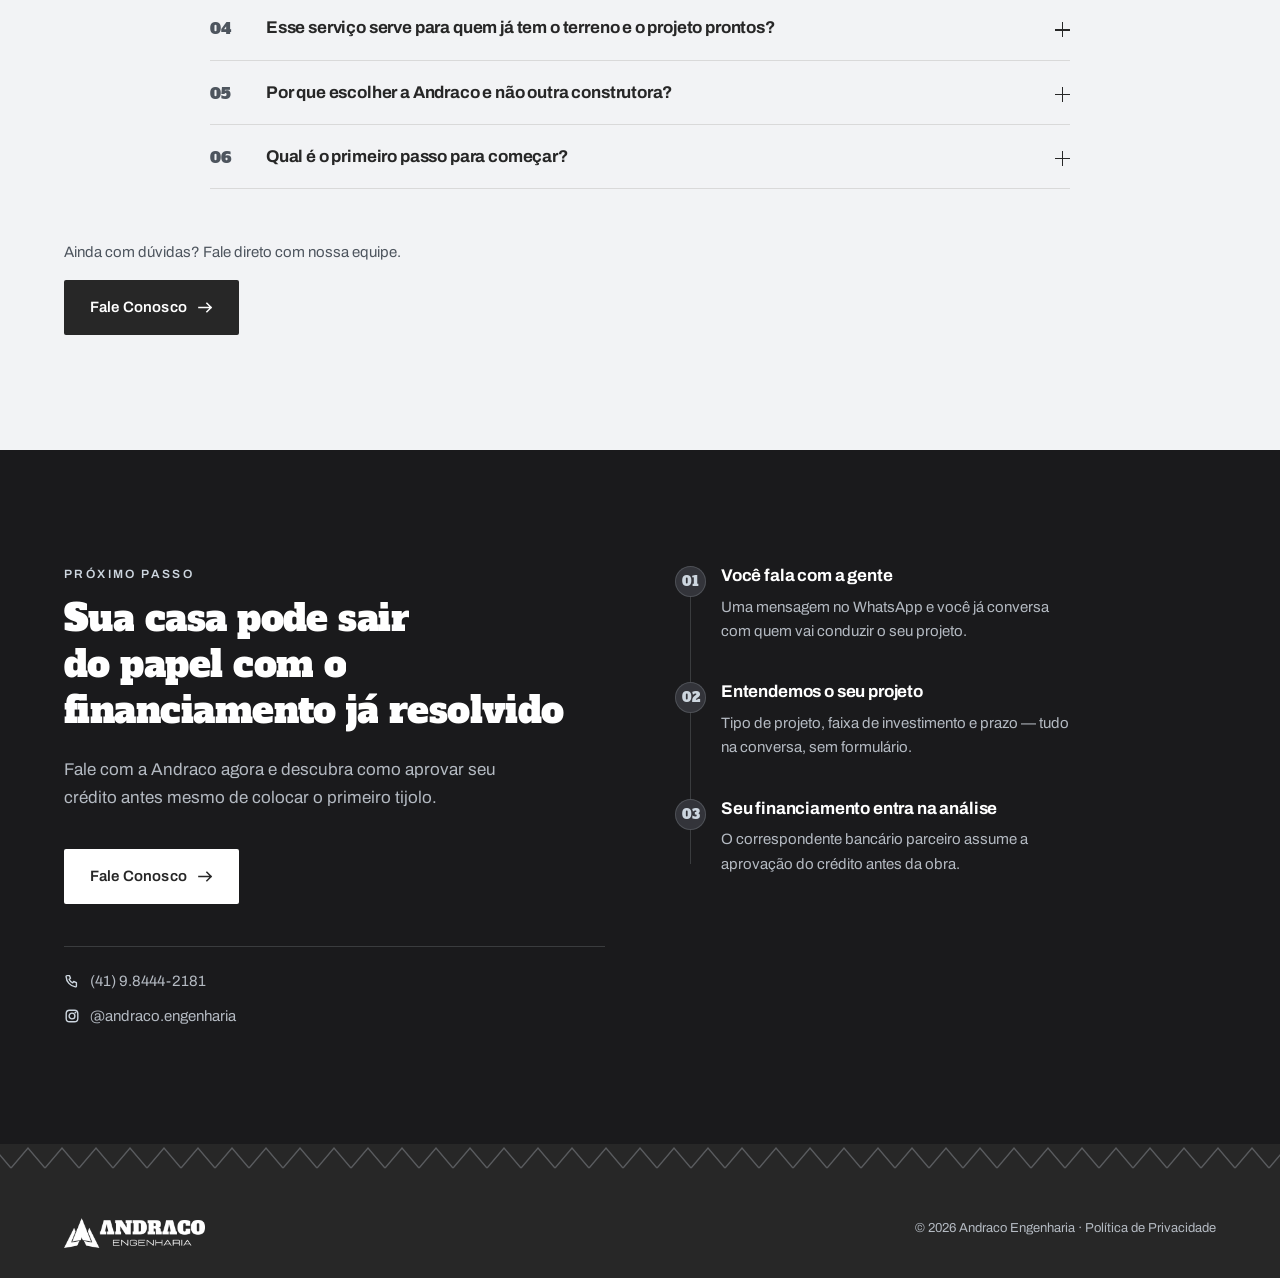
<file: deploy-hostinger-site/residencial.html>
<!DOCTYPE html>
<html lang="pt-BR">
<head>
<meta charset="UTF-8">
<meta name="viewport" content="width=device-width, initial-scale=1">
<title>Construa sua casa com o financiamento já resolvido | Andraco Engenharia</title>
<meta name="description" content="Correspondente bancário parceiro cuida de toda a aprovação do crédito. Gestão completa da obra, do orçamento à entrega das chaves. Mais de 12 anos em construção residencial em Curitiba.">
<!-- Página de teste A/B contra a home, servida a tráfego pago.
     noindex evita competir/canibalizar a home no orgânico. Ver report. -->
<meta name="robots" content="noindex, follow">
<meta name="theme-color" content="#1A1A1C">
<link rel="icon" href="assets/logos/favicon-32.png" sizes="32x32">
<link rel="apple-touch-icon" href="assets/logos/favicon-180.png">

<meta property="og:type" content="website">
<meta property="og:title" content="Construa sua casa com o financiamento já resolvido">
<meta property="og:description" content="Correspondente bancário parceiro cuida de toda a aprovação do crédito. Gestão completa da obra, do orçamento à entrega das chaves.">
<meta property="og:image" content="https://andracoengenharia.com.br/assets/img/hero-lp.webp">
<meta property="og:locale" content="pt_BR">

<link rel="preconnect" href="https://fonts.googleapis.com">
<link rel="preconnect" href="https://fonts.gstatic.com" crossorigin>
<link href="https://fonts.googleapis.com/css2?family=Alfa+Slab+One&family=Archivo:wght@400;500;600;700&display=swap" rel="stylesheet">
<link rel="preload" as="image" href="assets/img/hero-lp.webp" fetchpriority="high">
<link rel="stylesheet" href="css/styles.css">

<!-- Consent Mode v2 — tudo negado até o visitante escolher no banner (LGPD).
     Precisa rodar ANTES do GTM, senão as tags disparam antes do consentimento. -->
<script>
  window.dataLayer = window.dataLayer || [];
  function gtag(){ dataLayer.push(arguments); }
  gtag('consent','default',{
    ad_storage:'denied', ad_user_data:'denied', ad_personalization:'denied',
    analytics_storage:'denied',
    functionality_storage:'granted', security_storage:'granted',
    wait_for_update: 500
  });
  try {
    if (localStorage.getItem('andraco_consent_v1') === 'granted') {
      gtag('consent','update',{
        ad_storage:'granted', ad_user_data:'granted',
        ad_personalization:'granted', analytics_storage:'granted'
      });
    }
  } catch (e) { /* modo privado: segue negado */ }
</script>
<!-- Google Tag Manager -->
<script>(function(w,d,s,l,i){w[l]=w[l]||[];w[l].push({'gtm.start':new Date().getTime(),event:'gtm.js'});
var f=d.getElementsByTagName(s)[0],j=d.createElement(s),dl=l!='dataLayer'?'&l='+l:'';j.async=true;
j.src='https://www.googletagmanager.com/gtm.js?id='+i+dl;f.parentNode.insertBefore(j,f);})
(window,document,'script','dataLayer','GTM-P6RVST79');</script>
</head>
<body>
<noscript><iframe src="https://www.googletagmanager.com/ns.html?id=GTM-P6RVST79"
  height="0" width="0" style="display:none;visibility:hidden" title="Google Tag Manager"></iframe></noscript>
<script>
  document.documentElement.setAttribute('data-motion','on');
  setTimeout(function(){ if(!window.__motionReady) document.documentElement.removeAttribute('data-motion'); },2500);
</script>

<svg width="0" height="0" aria-hidden="true" style="position:absolute" focusable="false">
  <symbol id="i-arrow" viewBox="0 0 16 16"><path d="M1 8h13M9.5 3.5 14 8l-4.5 4.5" fill="none" stroke="currentColor" stroke-width="1.6" stroke-linecap="square"/></symbol>
  <symbol id="i-check" viewBox="0 0 16 16"><path d="M2.5 8.6 6 12l7.5-8" fill="none" stroke="currentColor" stroke-width="1.8" stroke-linecap="square"/></symbol>
  <symbol id="i-zoom" viewBox="0 0 16 16"><circle cx="7" cy="7" r="4.6" fill="none" stroke="currentColor" stroke-width="1.4"/><path d="M10.6 10.6 14.4 14.4M5 7h4M7 5v4" stroke="currentColor" stroke-width="1.4" stroke-linecap="square"/></symbol>
  <symbol id="i-phone" viewBox="0 0 16 16"><path d="M3 2.6h2.4l1.1 2.7-1.4 1a7.4 7.4 0 0 0 3.6 3.6l1-1.4 2.7 1.1V13a.9.9 0 0 1-1 .9A11 11 0 0 1 2.1 3.6a.9.9 0 0 1 .9-1z" fill="none" stroke="currentColor" stroke-width="1.4" stroke-linejoin="round"/></symbol>
  <symbol id="i-insta" viewBox="0 0 16 16"><rect x="2.2" y="2.2" width="11.6" height="11.6" rx="3.4" fill="none" stroke="currentColor" stroke-width="1.4"/><circle cx="8" cy="8" r="2.9" fill="none" stroke="currentColor" stroke-width="1.4"/><circle cx="11.4" cy="4.6" r=".95" fill="currentColor"/></symbol>
  <symbol id="i-close" viewBox="0 0 16 16"><path d="m3.5 3.5 9 9m0-9-9 9" stroke="currentColor" stroke-width="1.5" stroke-linecap="square"/></symbol>
  <symbol id="i-prev" viewBox="0 0 16 16"><path d="M10 2.5 4.5 8l5.5 5.5" fill="none" stroke="currentColor" stroke-width="1.5" stroke-linecap="square"/></symbol>
  <symbol id="i-next" viewBox="0 0 16 16"><path d="M6 2.5 11.5 8 6 13.5" fill="none" stroke="currentColor" stroke-width="1.5" stroke-linecap="square"/></symbol>
</svg>

<a class="skip" href="#conteudo">Pular para o conteúdo principal</a>

<!-- ============================== HEADER (enxuto — é LP) ============================== -->
<header class="hdr hdr--lp">
  <div class="container">
    <a class="hdr-logo" href="#top" aria-label="Andraco Engenharia">
      <img src="assets/logos/logo-white.png" alt="Andraco Engenharia" width="900" height="192">
    </a>
    <span class="lp-badge">Construção residencial</span>
    <a class="btn" data-wa-btn="hero">Fale Conosco <svg width="15" height="15" aria-hidden="true"><use href="#i-arrow"/></svg></a>
  </div>
</header>

<!-- ============================== HERO ============================== -->
<section class="hero" id="top">
  <div class="hero-media">
    <img src="assets/img/hero-lp.webp" alt="Projeto Luxor: volume branco escultórico com fechamento em vidro, desenvolvido pela Andraco Engenharia" width="2000" height="1125" fetchpriority="high">
  </div>
  <div class="hero-veil" aria-hidden="true"></div>
  <div class="hero-tex" aria-hidden="true"></div>

  <div class="hero-body">
    <div class="container">
      <div class="hero-inner" data-reveal>
        <span class="eyebrow">Curitiba e região metropolitana</span>
        <h1 data-hero-h>Construa sua casa com o financiamento já resolvido</h1>
        <ul class="hero-bullets">
          <li><svg width="15" height="15" aria-hidden="true"><use href="#i-check"/></svg><span>Correspondente bancário parceiro cuida de toda a aprovação do crédito</span></li>
          <li><svg width="15" height="15" aria-hidden="true"><use href="#i-check"/></svg><span>Gestão completa da obra, do orçamento até a entrega das chaves</span></li>
          <li><svg width="15" height="15" aria-hidden="true"><use href="#i-check"/></svg><span>Atendimento próximo em cada etapa da construção da sua casa</span></li>
        </ul>
        <div class="hero-actions">
          <a class="btn" data-wa-btn="hero">Fale Conosco <svg width="15" height="15" aria-hidden="true"><use href="#i-arrow"/></svg></a>
        </div>
        <p class="cta-note" style="margin:18px 0 0;color:rgba(255,255,255,.82)">Fale com a Andraco e descubra como aprovar seu financiamento antes de começar a obra.</p>
      </div>
    </div>
  </div>

  <div class="hero-rail">
    <div class="container">
      <ul>
        <li><b>+ de 12 anos</b> em construção residencial</li>
        <li><b>Correspondente bancário</b> parceiro</li>
        <li><b>Orçamento fechado</b> desde o início</li>
      </ul>
    </div>
  </div>
</section>

<main id="conteudo">

<!-- ============================== NÚMEROS DE AUTORIDADE ============================== -->
<section class="band" aria-label="Andraco em números">
  <div class="pat-rule" aria-hidden="true"></div>
  <div class="container">
    <ul>
      <li data-reveal>
        <span class="pre">Gerenciamos</span>
        <span class="n">+ de 15 <em>milhões</em></span>
        <span class="l">de reais em obras executadas e entregues sob nossa responsabilidade técnica</span>
      </li>
      <li data-reveal>
        <span class="pre">Já entregamos</span>
        <span class="n">+ de 70</span>
        <span class="l">projetos e obras dentro de um período de 6 anos</span>
      </li>
      <li data-reveal>
        <span class="pre">Somamos</span>
        <span class="n">+ de 12 <em>anos</em></span>
        <span class="l">de experiência prática em engenharia de campo e gestão de obras</span>
      </li>
      <li data-reveal>
        <span class="pre">Contamos com</span>
        <span class="n">+ de 100</span>
        <span class="l">colaboradores parceiros para entregar a sua obra dentro do prazo</span>
      </li>
    </ul>
  </div>
</section>

<!-- ============================== ATUAÇÃO (4 · ícones oficiais) ============================== -->
<section class="sec pat-grid" id="servicos">
  <div class="container">
    <div class="sec-head" data-reveal>
      <span class="eyebrow">Nossos serviços</span>
      <h2>Tudo que você precisa para sair do papel</h2>
    </div>

    <div class="svc svc--quad">
      <article class="svc-item" data-reveal>
        <span class="svc-badge"><span class="svc-n">01</span><img src="assets/icons/arquitetonico.png" alt="" width="34" height="34" loading="lazy" aria-hidden="true"></span>
        <h3>Projeto Arquitetônico</h3>
        <p>Já sabe como quer sua casa? Desenvolvemos o projeto completo, alinhado ao seu terreno e ao seu orçamento, pronto para aprovação e execução.</p>
      </article>
      <article class="svc-item" data-reveal>
        <span class="svc-badge"><span class="svc-n">02</span><img src="assets/icons/consultoria.png" alt="" width="34" height="34" loading="lazy" aria-hidden="true"></span>
        <h3>Financiamento</h3>
        <p>Precisa de crédito para construir? Nosso correspondente bancário parceiro cuida de toda a aprovação, incluindo ajuda na escolha do terreno ideal.</p>
      </article>
      <article class="svc-item" data-reveal>
        <span class="svc-badge"><span class="svc-n">03</span><img src="assets/icons/execucao.png" alt="" width="34" height="34" loading="lazy" aria-hidden="true"></span>
        <h3>Orçamento e Execução de Obras</h3>
        <p>Já tem o projeto pronto? Assumimos a execução com o mesmo padrão de controle dos projetos completos, com orçamento fechado a partir de um único ambiente.</p>
      </article>
      <article class="svc-item" data-reveal>
        <span class="svc-badge"><span class="svc-n">04</span><img src="assets/icons/executivo.png" alt="" width="34" height="34" loading="lazy" aria-hidden="true"></span>
        <h3>Pacote Completo</h3>
        <p>Quer resolver tudo de uma vez? Do projeto ao financiamento e à execução, cuidamos de cada etapa em um só pacote, sem você precisar coordenar fornecedores.</p>
      </article>
    </div>

    <div class="cta-row" data-reveal>
      <p class="cta-note">Encontrou o serviço que você precisa? Vamos falar sobre o seu projeto.</p>
      <a class="btn" data-wa-btn="servicos">Fale Conosco <svg width="15" height="15" aria-hidden="true"><use href="#i-arrow"/></svg></a>
    </div>
  </div>
</section>

<!-- ============================== FAIXA 1 ============================== -->
<section class="strip" aria-label="Interiores de projeto desenvolvido">
  <div class="strip-media"><img src="assets/img/faixa-gourmet.webp" alt="Corredor interno com marcenaria sob medida e iluminação embutida" width="1900" height="1069" loading="lazy" decoding="async"></div>
  <div class="strip-body">
    <div class="container">
      <p class="q" data-reveal>Do projeto à entrega das chaves, cuidamos de cada etapa com atendimento próximo.</p>
      <p class="src" data-reveal="soft">Projetos de interiores</p>
    </div>
  </div>
</section>

<!-- ============================== DIFERENCIAIS ============================== -->
<section class="sec bg-dark pat-hatch" id="diferenciais">
  <div class="container">
    <div class="sec-head" data-reveal>
      <span class="eyebrow">Por que a Andraco</span>
      <h2>O que muda quando você constrói com a gente</h2>
    </div>
    <ul class="bignum">
      <li data-reveal><span class="n">01</span><p>Correspondente bancário parceiro aprova seu financiamento antes da obra começar</p></li>
      <li data-reveal><span class="n">02</span><p>Gestão completa da obra, do orçamento até a entrega das chaves</p></li>
      <li data-reveal><span class="n">03</span><p>Atendimento personalizado em cada etapa do seu projeto residencial</p></li>
      <li data-reveal><span class="n">04</span><p>Mais de 12 anos de experiência em construção residencial em Curitiba</p></li>
    </ul>
  </div>
</section>

<!-- ============================== COMPARATIVO ============================== -->
<section class="sec bg-paper" id="comparativo">
  <div class="container">
    <div class="sec-head" data-reveal>
      <span class="eyebrow">Na prática</span>
      <h2>A diferença entre construir sozinho e construir com a Andraco</h2>
    </div>

    <div data-reveal>
      <table class="cmp">
        <caption>Comparação entre a prática comum do mercado e o método da Andraco</caption>
        <thead>
          <tr><th scope="col">O que é comum no mercado</th><th scope="col">Como a Andraco trabalha</th></tr>
        </thead>
        <tbody>
          <tr><td>Financiamento resolvido só depois que a obra já começou</td><td>Financiamento aprovado antes mesmo do início da obra</td></tr>
          <tr><td>Orçamento que muda no meio do caminho</td><td>Orçamento fechado e detalhado desde o início</td></tr>
          <tr><td>Você precisa cobrar atualização de cada fornecedor</td><td>Gestão única do início ao fim, sem você precisar coordenar</td></tr>
          <tr><td>Comunicação reativa, só quando você pergunta</td><td>Atendimento próximo em cada etapa do seu projeto</td></tr>
        </tbody>
      </table>

      <!-- mesma informação em cartões empilhados para telas estreitas (<=900px) -->
      <ul class="cmp-cards">
        <li>
          <div class="row"><span class="lbl">Comum no mercado</span><span class="v">Financiamento resolvido só depois que a obra já começou</span></div>
          <div class="row"><span class="lbl">Com a Andraco</span><span class="v">Financiamento aprovado antes mesmo do início da obra</span></div>
        </li>
        <li>
          <div class="row"><span class="lbl">Comum no mercado</span><span class="v">Orçamento que muda no meio do caminho</span></div>
          <div class="row"><span class="lbl">Com a Andraco</span><span class="v">Orçamento fechado e detalhado desde o início</span></div>
        </li>
        <li>
          <div class="row"><span class="lbl">Comum no mercado</span><span class="v">Você precisa cobrar atualização de cada fornecedor</span></div>
          <div class="row"><span class="lbl">Com a Andraco</span><span class="v">Gestão única do início ao fim, sem você precisar coordenar</span></div>
        </li>
        <li>
          <div class="row"><span class="lbl">Comum no mercado</span><span class="v">Comunicação reativa, só quando você pergunta</span></div>
          <div class="row"><span class="lbl">Com a Andraco</span><span class="v">Atendimento próximo em cada etapa do seu projeto</span></div>
        </li>
      </ul>
    </div>

    <div class="cta-row" data-reveal>
      <p class="cta-note">Quer construir sem essas dores de cabeça? Comece pelo seu financiamento.</p>
      <a class="btn" data-wa-btn="comparativo">Fale Conosco <svg width="15" height="15" aria-hidden="true"><use href="#i-arrow"/></svg></a>
    </div>
  </div>
</section>

<!-- ============================== PROJETOS DESENVOLVIDOS ============================== -->
<section class="sec" id="projetos">
  <div class="container">
    <div class="sec-head" data-reveal>
      <span class="eyebrow">Projetos desenvolvidos</span>
      <h2>Veja como sua casa pode ganhar forma</h2>
    </div>

    <div class="pf">
      <button class="pf-card" type="button" data-reveal="fig" data-title="Projeto Akhenaton"
        data-gallery="assets/img/portfolio/akhenaton/01.webp|assets/img/portfolio/akhenaton/02.webp|assets/img/portfolio/akhenaton/03.webp">
        <span class="pf-thumb"><img src="assets/img/portfolio/akhenaton/cover.webp" alt="Projeto Akhenaton: residência horizontal em concreto, madeira e vidro" width="1000" height="563" loading="lazy" decoding="async"><span class="pf-zoom"><svg width="16" height="16" aria-hidden="true"><use href="#i-zoom"/></svg></span></span>
        <span class="pf-meta"><span class="pf-cat">Alto padrão</span><h3>Akhenaton</h3><span class="pf-count">3 imagens</span></span>
      </button>

      <button class="pf-card" type="button" data-reveal="fig" data-title="Projeto Luxor"
        data-gallery="assets/img/portfolio/luxor/01.webp|assets/img/portfolio/luxor/02.webp|assets/img/portfolio/luxor/03.webp">
        <span class="pf-thumb"><img src="assets/img/portfolio/luxor/cover.webp" alt="Projeto Luxor: volume branco escultórico suspenso com fechamento em vidro" width="1000" height="563" loading="lazy" decoding="async"><span class="pf-zoom"><svg width="16" height="16" aria-hidden="true"><use href="#i-zoom"/></svg></span></span>
        <span class="pf-meta"><span class="pf-cat">Alto padrão</span><h3>Luxor</h3><span class="pf-count">3 imagens</span></span>
      </button>

      <button class="pf-card" type="button" data-reveal="fig" data-title="Projeto Estela"
        data-gallery="assets/img/portfolio/estela/01.webp|assets/img/portfolio/estela/02.webp|assets/img/portfolio/estela/03.webp">
        <span class="pf-thumb"><img src="assets/img/portfolio/estela/cover.webp" alt="Projeto Estela: fachada com painel de cobogó em terracota e revestimento em pedra" width="1000" height="563" loading="lazy" decoding="async"><span class="pf-zoom"><svg width="16" height="16" aria-hidden="true"><use href="#i-zoom"/></svg></span></span>
        <span class="pf-meta"><span class="pf-cat">Alto padrão</span><h3>Estela</h3><span class="pf-count">3 imagens</span></span>
      </button>

      <button class="pf-card" type="button" data-reveal="fig" data-title="Projeto Gaia"
        data-gallery="assets/img/portfolio/gaia/01.webp|assets/img/portfolio/gaia/02.webp|assets/img/portfolio/gaia/03.webp">
        <span class="pf-thumb"><img src="assets/img/portfolio/gaia/cover.webp" alt="Projeto Gaia: volumes brancos com painel vertical em madeira e garagem coberta" width="1000" height="563" loading="lazy" decoding="async"><span class="pf-zoom"><svg width="16" height="16" aria-hidden="true"><use href="#i-zoom"/></svg></span></span>
        <span class="pf-meta"><span class="pf-cat">Residencial</span><h3>Gaia</h3><span class="pf-count">3 imagens</span></span>
      </button>

      <button class="pf-card" type="button" data-reveal="fig" data-title="Projeto Sakkara"
        data-gallery="assets/img/portfolio/sakkara/01.webp|assets/img/portfolio/sakkara/02.webp|assets/img/portfolio/sakkara/03.webp">
        <span class="pf-thumb"><img src="assets/img/portfolio/sakkara/cover.webp" alt="Projeto Sakkara: sobrado de fachada branca com painel em madeira e portão metálico" width="1000" height="563" loading="lazy" decoding="async"><span class="pf-zoom"><svg width="16" height="16" aria-hidden="true"><use href="#i-zoom"/></svg></span></span>
        <span class="pf-meta"><span class="pf-cat">Residencial</span><h3>Sakkara</h3><span class="pf-count">3 imagens</span></span>
      </button>

      <button class="pf-card" type="button" data-reveal="fig" data-title="Projeto Delta"
        data-gallery="assets/img/portfolio/delta/01.webp|assets/img/portfolio/delta/02.webp|assets/img/portfolio/delta/03.webp">
        <span class="pf-thumb"><img src="assets/img/portfolio/delta/cover.webp" alt="Projeto Delta: casa térrea com cobertura inclinada em terreno arborizado" width="1000" height="563" loading="lazy" decoding="async"><span class="pf-zoom"><svg width="16" height="16" aria-hidden="true"><use href="#i-zoom"/></svg></span></span>
        <span class="pf-meta"><span class="pf-cat">Residencial</span><h3>Delta</h3><span class="pf-count">3 imagens</span></span>
      </button>
    </div>

    <p class="pf-note" data-reveal="soft">As imagens são <strong>renderizações dos projetos desenvolvidos</strong> pela nossa equipe — representações do projeto aprovado, não fotografias de obra concluída.</p>

    <div class="cta-row" data-reveal>
      <p class="cta-note">Gostou do que viu? Vamos desenhar o projeto da sua casa.</p>
      <a class="btn" data-wa-btn="projetos">Fale Conosco <svg width="15" height="15" aria-hidden="true"><use href="#i-arrow"/></svg></a>
    </div>
  </div>
</section>

<!-- ============================== FAIXA 2 ============================== -->
<section class="strip" aria-label="Projeto Vértice">
  <div class="strip-media"><img src="assets/img/faixa-projeto.webp" alt="Projeto Vértice: residência em madeira e alvenaria implantada em terreno inclinado" width="1900" height="1069" loading="lazy" decoding="async"></div>
  <div class="strip-body">
    <div class="container">
      <p class="q" data-reveal>Financiamento aprovado antes mesmo do início da obra.</p>
      <p class="src" data-reveal="soft">Projeto Vértice</p>
    </div>
  </div>
</section>

<!-- ============================== SOBRE ============================== -->
<section class="sec" id="sobre">
  <div class="container">
    <div class="split split--flip">
      <figure class="split-fig" data-reveal="fig">
        <img src="assets/img/split-financiamento.webp" alt="Projeto Hórus: residência de dois pavimentos com estrutura aparente e jardim frontal" width="1300" height="731" loading="lazy" decoding="async">
        <figcaption>Projeto Hórus</figcaption>
      </figure>
      <div class="split-body" data-rv="right" data-reveal>
        <span class="eyebrow">Sobre a Andraco</span>
        <h2>Mais de uma década ajudando famílias a construir com segurança</h2>
        <div class="prose">
          <p>A Andraco Engenharia atua há <strong>mais de 12 anos</strong> ajudando famílias em Curitiba e região metropolitana a construir a casa própria sem burocracia.</p>
          <p>Nossa parceria direta com um correspondente bancário resolve o financiamento <strong>antes mesmo da obra começar</strong>.</p>
          <p>Do projeto à entrega das chaves, cuidamos de cada etapa com atendimento próximo e personalizado.</p>
        </div>
        <ul class="checklist">
          <li><svg width="17" height="17" aria-hidden="true"><use href="#i-check"/></svg><span>12+ anos de experiência em construção residencial</span></li>
          <li><svg width="17" height="17" aria-hidden="true"><use href="#i-check"/></svg><span>Parceria direta com correspondente bancário</span></li>
          <li><svg width="17" height="17" aria-hidden="true"><use href="#i-check"/></svg><span>Gestão completa, do projeto à entrega das chaves</span></li>
          <li><svg width="17" height="17" aria-hidden="true"><use href="#i-check"/></svg><span>Atendimento personalizado em cada etapa</span></li>
        </ul>
      </div>
    </div>
  </div>
</section>

<!-- ============================== FAQ ============================== -->
<section class="sec bg-paper" id="faq">
  <div class="container">
    <div class="sec-head" data-reveal>
      <span class="eyebrow">Perguntas frequentes</span>
      <h2>Tire suas dúvidas antes de começar</h2>
    </div>
    <div class="faq" data-reveal>
      <details>
        <summary><span class="q-n">01</span><span class="q-t">Como funciona a aprovação do financiamento pela Andraco?</span><span class="q-i" aria-hidden="true"></span></summary>
        <p class="faq-a">Nosso correspondente bancário parceiro analisa seu perfil e cuida de toda a burocracia do crédito, incluindo apoio na escolha do terreno. Você só assina depois que tudo já está resolvido.</p>
      </details>
      <details>
        <summary><span class="q-n">02</span><span class="q-t">O orçamento pode mudar no meio da obra?</span><span class="q-i" aria-hidden="true"></span></summary>
        <p class="faq-a">Trabalhamos com orçamento fechado e detalhado desde o início. No primeiro contato, levantamos todas as informações para apresentar um valor claro antes de você decidir.</p>
      </details>
      <details>
        <summary><span class="q-n">03</span><span class="q-t">Quanto tempo leva do primeiro contato até a obra começar?</span><span class="q-i" aria-hidden="true"></span></summary>
        <p class="faq-a">Depende do seu projeto e da etapa em que você está hoje. Assim que falamos com você, já organizamos um cronograma com prazos definidos para cada etapa.</p>
      </details>
      <details>
        <summary><span class="q-n">04</span><span class="q-t">Esse serviço serve para quem já tem o terreno e o projeto prontos?</span><span class="q-i" aria-hidden="true"></span></summary>
        <p class="faq-a">Sim. Se você já tem projeto e terreno, assumimos a execução com o mesmo padrão de controle dos pacotes completos. Se ainda não tem nada disso, também cuidamos de tudo desde o início.</p>
      </details>
      <details>
        <summary><span class="q-n">05</span><span class="q-t">Por que escolher a Andraco e não outra construtora?</span><span class="q-i" aria-hidden="true"></span></summary>
        <p class="faq-a">Poucas construtoras têm parceria direta com correspondente bancário para resolver seu financiamento antes da obra. Somamos isso a mais de 12 anos de gestão completa e atendimento próximo.</p>
      </details>
      <details>
        <summary><span class="q-n">06</span><span class="q-t">Qual é o primeiro passo para começar?</span><span class="q-i" aria-hidden="true"></span></summary>
        <p class="faq-a">É só falar com a gente pelo botão desta página. Em pouco tempo, alguém da nossa equipe entra em contato para entender seu projeto e já apresentar os próximos passos.</p>
      </details>
    </div>
    <div class="cta-row" data-reveal>
      <p class="cta-note">Ainda com dúvidas? Fale direto com nossa equipe.</p>
      <a class="btn" data-wa-btn="faq">Fale Conosco <svg width="15" height="15" aria-hidden="true"><use href="#i-arrow"/></svg></a>
    </div>
  </div>
</section>

<!-- ============================== CTA FINAL ============================== -->
<section class="sec bg-dark" id="contato">
  <div class="container">
    <div class="close">
      <div class="close-lead" data-reveal>
        <span class="eyebrow">Próximo passo</span>
        <h2>Sua casa pode sair do papel com o financiamento já resolvido</h2>
        <p class="lede">Fale com a Andraco agora e descubra como aprovar seu crédito antes mesmo de colocar o primeiro tijolo.</p>
        <a class="btn" data-wa-btn="contato">Fale Conosco <svg width="15" height="15" aria-hidden="true"><use href="#i-arrow"/></svg></a>
        <div class="contacts">
          <a href="tel:+5541984442181"><svg width="16" height="16" aria-hidden="true"><use href="#i-phone"/></svg>(41) 9.8444-2181</a>
          <a href="https://www.instagram.com/andraco.engenharia/" target="_blank" rel="noopener"><svg width="16" height="16" aria-hidden="true"><use href="#i-insta"/></svg>@andraco.engenharia</a>
        </div>
      </div>

      <div data-reveal="soft">
        <h3 class="sr-only">Como funciona o primeiro contato</h3>
        <ol class="flow">
          <li>
            <span class="dot">01</span>
            <h3>Você fala com a gente</h3>
            <p>Uma mensagem no WhatsApp e você já conversa com quem vai conduzir o seu projeto.</p>
          </li>
          <li>
            <span class="dot">02</span>
            <h3>Entendemos o seu projeto</h3>
            <p>Tipo de projeto, faixa de investimento e prazo — tudo na conversa, sem formulário.</p>
          </li>
          <li>
            <span class="dot">03</span>
            <h3>Seu financiamento entra na análise</h3>
            <p>O correspondente bancário parceiro assume a aprovação do crédito antes da obra.</p>
          </li>
        </ol>
      </div>
    </div>
  </div>
</section>

</main>

<!-- ============================== FOOTER (curto — é LP) ============================== -->
<footer class="ftr">
  <div class="pat-apex on-dark" aria-hidden="true"></div>
  <div class="container">
    <div class="ftr-bot" style="margin-top:0;padding-top:0;border:0">
      <span><img src="assets/logos/logo-white.png" alt="Andraco Engenharia" width="900" height="192" style="height:30px;width:auto" loading="lazy"></span>
      <span>© <span data-year>2026</span> Andraco Engenharia · <a href="privacidade.html">Política de Privacidade</a></span>
    </div>
  </div>
</footer>

<!-- ============================== LIGHTBOX ============================== -->
<div class="lb" role="dialog" aria-modal="true" aria-label="Galeria do projeto" aria-hidden="true">
  <div class="lb-bar">
    <span class="lb-title">Projeto</span>
    <span class="lb-idx">1 / 1</span>
    <button class="lb-btn lb-close" type="button" aria-label="Fechar galeria"><svg width="16" height="16" aria-hidden="true"><use href="#i-close"/></svg></button>
  </div>
  <div class="lb-stage">
    <button class="lb-btn lb-nav lb-prev" type="button" aria-label="Imagem anterior"><svg width="16" height="16" aria-hidden="true"><use href="#i-prev"/></svg></button>
    <img alt="" hidden>
    <button class="lb-btn lb-nav lb-next" type="button" aria-label="Próxima imagem"><svg width="16" height="16" aria-hidden="true"><use href="#i-next"/></svg></button>
  </div>
  <div class="lb-foot"></div>
</div>

<!-- ============================== COOKIES (LGPD) ============================== -->
<aside class="ck" role="region" aria-label="Aviso de cookies">
  <p>Usamos cookies para entender como o site é usado e melhorar sua experiência. Saiba mais na <a href="privacidade.html">Política de Privacidade</a>.</p>
  <div class="ck-row">
    <button class="btn" type="button" data-consent="granted">Aceitar cookies</button>
    <button class="btn btn--ghost" type="button" data-consent="denied">Recusar</button>
  </div>
</aside>

<!-- Merlin — popup de qualificação que encaminha o lead para o WhatsApp. -->
<script src="https://scripts.gomerlin.com.br/merlin.js"></script>
<script>
  window.ANDRACO_MERLIN_POPUP = "https://tools.gomerlin.com.br/popup/b7c9b5c8-49f5-4ab4-9217-a836686fb99b";
  if (window.Merlin && window.Merlin.Popup) {
    window.Merlin.Popup.initFromSource(window.ANDRACO_MERLIN_POPUP);
  }
</script>
<script src="js/motion.js" defer></script>
<script src="js/app.js" defer></script>

<script type="application/ld+json">
{
  "@context":"https://schema.org",
  "@type":"FAQPage",
  "mainEntity":[
    {"@type":"Question","name":"Como funciona a aprovação do financiamento pela Andraco?","acceptedAnswer":{"@type":"Answer","text":"Nosso correspondente bancário parceiro analisa seu perfil e cuida de toda a burocracia do crédito, incluindo apoio na escolha do terreno. Você só assina depois que tudo já está resolvido."}},
    {"@type":"Question","name":"O orçamento pode mudar no meio da obra?","acceptedAnswer":{"@type":"Answer","text":"Trabalhamos com orçamento fechado e detalhado desde o início. No primeiro contato, levantamos todas as informações para apresentar um valor claro antes de você decidir."}},
    {"@type":"Question","name":"Quanto tempo leva do primeiro contato até a obra começar?","acceptedAnswer":{"@type":"Answer","text":"Depende do seu projeto e da etapa em que você está hoje. Assim que falamos com você, já organizamos um cronograma com prazos definidos para cada etapa."}},
    {"@type":"Question","name":"Esse serviço serve para quem já tem o terreno e o projeto prontos?","acceptedAnswer":{"@type":"Answer","text":"Sim. Se você já tem projeto e terreno, assumimos a execução com o mesmo padrão de controle dos pacotes completos. Se ainda não tem nada disso, também cuidamos de tudo desde o início."}},
    {"@type":"Question","name":"Por que escolher a Andraco e não outra construtora?","acceptedAnswer":{"@type":"Answer","text":"Poucas construtoras têm parceria direta com correspondente bancário para resolver seu financiamento antes da obra. Somamos isso a mais de 12 anos de gestão completa e atendimento próximo."}},
    {"@type":"Question","name":"Qual é o primeiro passo para começar?","acceptedAnswer":{"@type":"Answer","text":"É só falar com a gente pelo botão desta página. Em pouco tempo, alguém da nossa equipe entra em contato para entender seu projeto e já apresentar os próximos passos."}}
  ]
}
</script>
</body>
</html>
</file>
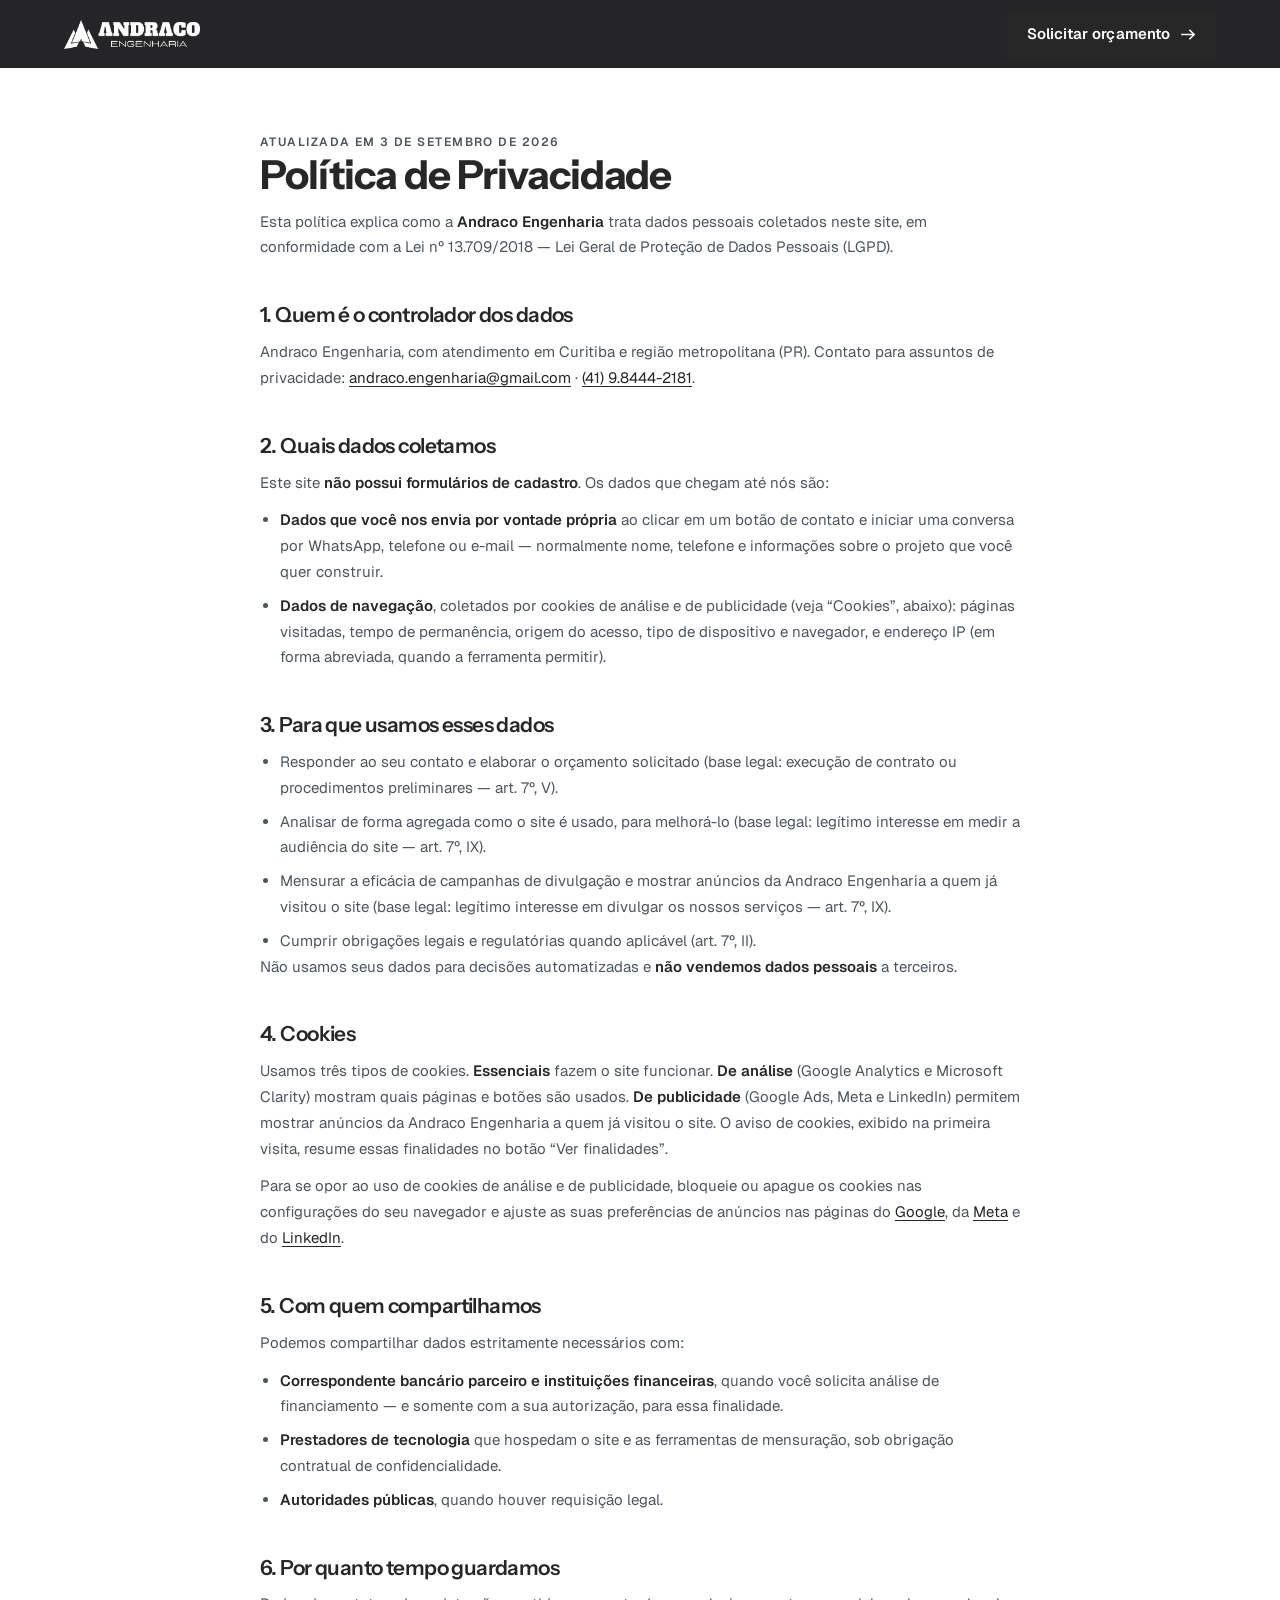
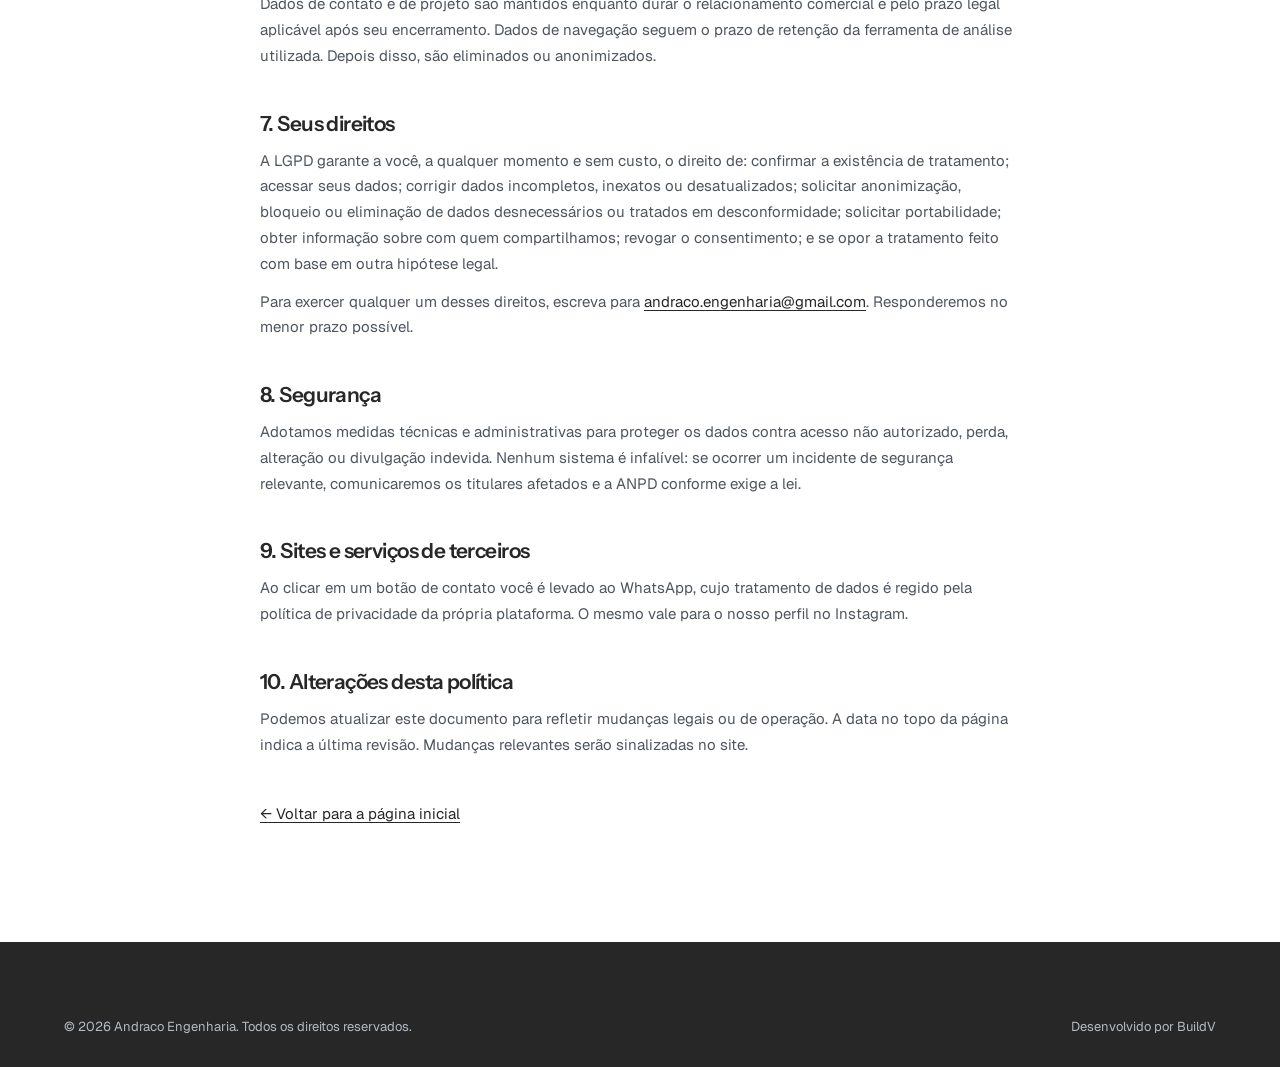
<file: deploy-vercel-lp/privacidade.html>
<!DOCTYPE html>
<html lang="pt-BR">
<head>
<meta charset="UTF-8">
<meta name="viewport" content="width=device-width, initial-scale=1">
<title>Política de Privacidade | Andraco Engenharia</title>
<meta name="description" content="Como a Andraco Engenharia coleta, usa e protege dados pessoais, em conformidade com a Lei Geral de Proteção de Dados (LGPD).">
<meta name="theme-color" content="#1A1A1C">
<link rel="icon" href="assets/logos/favicon-32.png" sizes="32x32">
<link rel="apple-touch-icon" href="assets/logos/favicon-180.png">
<link rel="preconnect" href="https://fonts.googleapis.com">
<link rel="preconnect" href="https://fonts.gstatic.com" crossorigin>
<link href="https://fonts.googleapis.com/css2?family=Geist:wght@400;500;600&family=Instrument+Sans:wght@600;700&display=swap" rel="stylesheet">
<link rel="stylesheet" href="css/styles.css?v=2">

<!-- Google Tag Manager -->
<script>(function(w,d,s,l,i){w[l]=w[l]||[];w[l].push({'gtm.start':new Date().getTime(),event:'gtm.js'});
var f=d.getElementsByTagName(s)[0],j=d.createElement(s),dl=l!='dataLayer'?'&l='+l:'';j.async=true;
j.src='https://www.googletagmanager.com/gtm.js?id='+i+dl;f.parentNode.insertBefore(j,f);})
(window,document,'script','dataLayer','GTM-P6RVST79');</script>
</head>
<body>
<noscript><iframe src="https://www.googletagmanager.com/ns.html?id=GTM-P6RVST79"
  height="0" width="0" style="display:none;visibility:hidden" title="Google Tag Manager"></iframe></noscript>
<svg width="0" height="0" aria-hidden="true" style="position:absolute" focusable="false">
  <symbol id="i-arrow" viewBox="0 0 16 16"><path d="M1 8h13M9.5 3.5 14 8l-4.5 4.5" fill="none" stroke="currentColor" stroke-width="1.6" stroke-linecap="square"/></symbol>
</svg>

<a class="skip" href="#conteudo">Pular para o conteúdo principal</a>

<header class="hdr" data-solid="true">
  <div class="container">
    <a class="hdr-logo" href="index.html" aria-label="Andraco Engenharia — início">
      <img src="assets/logos/logo-white.png" alt="Andraco Engenharia" width="700" height="149">
    </a>
    <a class="btn" data-wa-btn="contato">Solicitar orçamento <svg width="15" height="15" aria-hidden="true"><use href="#i-arrow"/></svg></a>
  </div>
</header>

<main id="conteudo" class="sec" style="padding-top:calc(var(--header-h) + 56px)">
  <div class="container">
    <article class="doc">
      <p class="upd">Atualizada em 3 de setembro de 2026</p>
      <h1>Política de Privacidade</h1>
      <p>Esta política explica como a <strong>Andraco Engenharia</strong> trata dados pessoais coletados neste site, em conformidade com a Lei nº 13.709/2018 — Lei Geral de Proteção de Dados Pessoais (LGPD).</p>

      <h2>1. Quem é o controlador dos dados</h2>
      <p>Andraco Engenharia, com atendimento em Curitiba e região metropolitana (PR). Contato para assuntos de privacidade: <a href="mailto:andraco.engenharia@gmail.com">andraco.engenharia@gmail.com</a> · <a href="tel:+5541984442181">(41) 9.8444-2181</a>.</p>

      <h2>2. Quais dados coletamos</h2>
      <p>Este site <strong>não possui formulários de cadastro</strong>. Os dados que chegam até nós são:</p>
      <ul>
        <li><strong>Dados que você nos envia por vontade própria</strong> ao clicar em um botão de contato e iniciar uma conversa por WhatsApp, telefone ou e-mail — normalmente nome, telefone e informações sobre o projeto que você quer construir.</li>
        <li><strong>Dados de navegação</strong>, coletados por cookies de análise e de publicidade (veja “Cookies”, abaixo): páginas visitadas, tempo de permanência, origem do acesso, tipo de dispositivo e navegador, e endereço IP (em forma abreviada, quando a ferramenta permitir).</li>
      </ul>

      <h2>3. Para que usamos esses dados</h2>
      <ul>
        <li>Responder ao seu contato e elaborar o orçamento solicitado (base legal: execução de contrato ou procedimentos preliminares — art. 7º, V).</li>
        <li>Analisar de forma agregada como o site é usado, para melhorá-lo (base legal: legítimo interesse em medir a audiência do site — art. 7º, IX).</li>
        <li>Mensurar a eficácia de campanhas de divulgação e mostrar anúncios da Andraco Engenharia a quem já visitou o site (base legal: legítimo interesse em divulgar os nossos serviços — art. 7º, IX).</li>
        <li>Cumprir obrigações legais e regulatórias quando aplicável (art. 7º, II).</li>
      </ul>
      <p>Não usamos seus dados para decisões automatizadas e <strong>não vendemos dados pessoais</strong> a terceiros.</p>

      <h2>4. Cookies</h2>
      <p>Usamos três tipos de cookies. <strong>Essenciais</strong> fazem o site funcionar. <strong>De análise</strong> (Google Analytics e Microsoft Clarity) mostram quais páginas e botões são usados. <strong>De publicidade</strong> (Google Ads, Meta e LinkedIn) permitem mostrar anúncios da Andraco Engenharia a quem já visitou o site. O aviso de cookies, exibido na primeira visita, resume essas finalidades no botão “Ver finalidades”.</p>
      <p>Para se opor ao uso de cookies de análise e de publicidade, bloqueie ou apague os cookies nas configurações do seu navegador e ajuste as suas preferências de anúncios nas páginas do <a href="https://adssettings.google.com" target="_blank" rel="noopener">Google</a>, da <a href="https://www.facebook.com/adpreferences" target="_blank" rel="noopener">Meta</a> e do <a href="https://www.linkedin.com/psettings/guest-controls/retargeting-opt-out" target="_blank" rel="noopener">LinkedIn</a>.</p>

      <h2>5. Com quem compartilhamos</h2>
      <p>Podemos compartilhar dados estritamente necessários com:</p>
      <ul>
        <li><strong>Correspondente bancário parceiro e instituições financeiras</strong>, quando você solicita análise de financiamento — e somente com a sua autorização, para essa finalidade.</li>
        <li><strong>Prestadores de tecnologia</strong> que hospedam o site e as ferramentas de mensuração, sob obrigação contratual de confidencialidade.</li>
        <li><strong>Autoridades públicas</strong>, quando houver requisição legal.</li>
      </ul>

      <h2>6. Por quanto tempo guardamos</h2>
      <p>Dados de contato e de projeto são mantidos enquanto durar o relacionamento comercial e pelo prazo legal aplicável após seu encerramento. Dados de navegação seguem o prazo de retenção da ferramenta de análise utilizada. Depois disso, são eliminados ou anonimizados.</p>

      <h2>7. Seus direitos</h2>
      <p>A LGPD garante a você, a qualquer momento e sem custo, o direito de: confirmar a existência de tratamento; acessar seus dados; corrigir dados incompletos, inexatos ou desatualizados; solicitar anonimização, bloqueio ou eliminação de dados desnecessários ou tratados em desconformidade; solicitar portabilidade; obter informação sobre com quem compartilhamos; revogar o consentimento; e se opor a tratamento feito com base em outra hipótese legal.</p>
      <p>Para exercer qualquer um desses direitos, escreva para <a href="mailto:andraco.engenharia@gmail.com">andraco.engenharia@gmail.com</a>. Responderemos no menor prazo possível.</p>

      <h2>8. Segurança</h2>
      <p>Adotamos medidas técnicas e administrativas para proteger os dados contra acesso não autorizado, perda, alteração ou divulgação indevida. Nenhum sistema é infalível: se ocorrer um incidente de segurança relevante, comunicaremos os titulares afetados e a ANPD conforme exige a lei.</p>

      <h2>9. Sites e serviços de terceiros</h2>
      <p>Ao clicar em um botão de contato você é levado ao WhatsApp, cujo tratamento de dados é regido pela política de privacidade da própria plataforma. O mesmo vale para o nosso perfil no Instagram.</p>

      <h2>10. Alterações desta política</h2>
      <p>Podemos atualizar este documento para refletir mudanças legais ou de operação. A data no topo da página indica a última revisão. Mudanças relevantes serão sinalizadas no site.</p>

      <p style="margin-top:44px"><a href="index.html">← Voltar para a página inicial</a></p>
    </article>
  </div>
</main>

<footer class="ftr">
  <div class="container">
    <div class="ftr-bot" style="margin-top:0;padding-top:0;border:0">
      <span>© <span data-year>2026</span> Andraco Engenharia. Todos os direitos reservados.</span>
      <span>Desenvolvido por BuildV</span>
    </div>
  </div>
</footer>


<!-- Merlin — popup de qualificação que encaminha o lead para o WhatsApp.
     Os CTAs continuam sendo <a href="wa.me/..."> : se o Merlin não carregar,
     o clique vai direto para o WhatsApp (ver js/app.js). -->
<script src="https://scripts.gomerlin.com.br/merlin.js"></script>
<script>
  window.ANDRACO_MERLIN_POPUP = "https://tools.gomerlin.com.br/popup/b7c9b5c8-49f5-4ab4-9217-a836686fb99b";
  if (window.Merlin && window.Merlin.Popup) {
    window.Merlin.Popup.initFromSource(window.ANDRACO_MERLIN_POPUP);
  }
</script>
<script src="js/app.js?v=2" defer></script>
</body>
</html>
</file>
<file: deploy-hostinger-lp/css/styles.css>
/* ==========================================================================
   Andraco Engenharia — design system
   Paleta, tipografia e ícones do BRANDBOOK OFICIAL (IDENTIDADE VISUAL.pdf).
   Marca monocromática: preto, branco e cinzas. NENHUM acento cromático.
   Ver design-system/README.md
   ========================================================================== */

/* ---------- 1. Tokens ---------- */
:root{
  /* cor — as 5 cores do brandbook + preto e branco */
  --ink:#272727;          /* cor da marca (logo) */
  --ink-deep:#1A1A1C;     /* seções escuras */
  --ink-soft:#33343A;     /* superfície escura elevada */
  --slate:#4E555E;        /* texto secundário — 7.5:1 no branco */
  --grey:#80858B;         /* rótulo/numeral grande — 3.7:1, NUNCA corpo */
  --mist:#CDD6DF;         /* acento sobre escuro, hairline */
  --silver:#D9D9D9;       /* hairline em claro */
  --paper:#F2F3F5;        /* fundo claro alternado */
  --paper-2:#E3E4E8;      /* superfície clara mais funda (cor do arquivo de logo) */
  --white:#fff;

  --text:var(--ink);
  --text-muted:var(--slate);
  --on-dark:#fff;
  --on-dark-muted:#B4BAC2;   /* 8.4:1 sobre --ink-deep */
  --rule:var(--silver);
  --rule-dark:rgba(205,214,223,.18);

  /* tipografia — Instrument Sans (títulos) + Geist (corpo).
     Duas grotescas contemporâneas: a Instrument Sans tem esqueleto mais fechado
     e termina reto, boa para título grande; a Geist foi desenhada para leitura
     em tela, com altura-x alta. O contraste entre elas é de ESQUELETO e PESO,
     não de estilo — por isso a hierarquia depende de usar os 3 pesos: */
  --ff-display:"Instrument Sans","Instrument Sans Fallback",Helvetica,Arial,sans-serif;
  --ff-body:"Geist","Geist Fallback",Helvetica,Arial,sans-serif;

  /* pesos — o salto é sempre de 100+ para a diferença parecer intencional */
  --fw-bold:700;      /* h1, h2, numerais de destaque */
  --fw-semi:600;      /* h3, eyebrow, botão, ênfase, rótulo */
  --fw-reg:400;       /* corpo, lede, descrição */
  --fw-med:500;       /* só chrome de interface (nav) */

  /* escala — maior que na versão slab: a grotesca ocupa menos largura */
  --fs-display:clamp(2.3rem,5.2vw,4.3rem);
  --fs-h2:clamp(1.75rem,3.3vw,2.75rem);
  --fs-h3:1.1875rem;
  --fs-lede:clamp(1.0625rem,1.35vw,1.225rem);
  --fs-body:1.0625rem;
  --fs-small:.9375rem;
  --fs-eyebrow:.75rem;

  /* geometria — raio variável por hierarquia, nunca o mesmo em tudo */
  --r-sm:2px;
  --r-md:3px;
  --r-fig:4px;

  --container:1200px;
  --gutter:24px;
  --header-h:76px;
  --sec-y:clamp(72px,9vw,124px);

  --e:cubic-bezier(.16,.84,.28,1);
  --e2:cubic-bezier(.4,0,.2,1);
}

/* ---------- 2. Reset / base ---------- */
*,*::before,*::after{box-sizing:border-box}
html{
  -webkit-text-size-adjust:100%;
  /* clip, não hidden: `overflow-x:hidden` computa overflow-y para auto,
     o body vira scrollport e QUALQUER position:sticky para de funcionar */
  overflow-x:clip;
  /* auto: as âncoras ficam com o motor de movimento (lerp) */
  scroll-behavior:auto;
  scroll-padding-top:calc(var(--header-h) + 14px);
}
body{
  margin:0;
  font-family:var(--ff-body);
  font-size:var(--fs-body);
  line-height:1.62;
  color:var(--text);
  background:var(--white);
  -webkit-font-smoothing:antialiased;
  overflow-x:clip;
}
img,svg,video{max-width:100%;height:auto;display:block}
a{color:inherit}
button{font:inherit;color:inherit}
h1,h2{
  font-family:var(--ff-display);
  font-weight:var(--fw-bold);
  margin:0;
  line-height:1.1;
  letter-spacing:-.028em;       /* grotesca em corpo grande precisa fechar */
  text-wrap:balance;
}
h3,h4{
  font-family:var(--ff-display);
  font-weight:var(--fw-semi);   /* semibold: um degrau abaixo do título */
  margin:0;
  line-height:1.3;
  letter-spacing:-.012em;
  text-wrap:balance;
}
p{margin:0}
ul,ol{margin:0;padding:0;list-style:none}
strong,b{font-weight:var(--fw-semi);color:var(--text)}
.bg-dark strong,.hero strong{color:var(--on-dark)}

:focus-visible{outline:3px solid var(--slate);outline-offset:3px;border-radius:1px}
.bg-dark :focus-visible,.hero :focus-visible,.strip :focus-visible{outline-color:#fff}

.skip{
  position:absolute;left:12px;top:-60px;z-index:200;
  background:var(--ink);color:#fff;padding:10px 16px;border-radius:var(--r-sm);
  font-size:var(--fs-small);font-weight:600;transition:top .2s var(--e2);
}
.skip:focus{top:12px}

.sr-only{
  position:absolute;width:1px;height:1px;padding:0;margin:-1px;
  overflow:hidden;clip:rect(0 0 0 0);white-space:nowrap;border:0;
}

/* ==========================================================================
   3. PATTERNS DA MARCA
   Quatro texturas tiradas do vocabulário de desenho técnico e da geometria do
   símbolo (o ápice triangular do "A"). São o substituto do acento cromático:
   numa marca monocromática a hierarquia vem de textura, inversão e escala.
   Todas em cinzas da paleta, sempre atrás do conteúdo, sempre discretas.
   ========================================================================== */

/* 3.1 — Grade de prancheta: malha fina de 8px + linha-mestra a cada 48px. */
.pat-grid{position:relative;isolation:isolate}
.pat-grid::after{
  content:"";position:absolute;inset:0;z-index:-1;pointer-events:none;
  background-image:
    linear-gradient(to right,rgba(78,85,94,.10) 1px,transparent 1px),
    linear-gradient(to bottom,rgba(78,85,94,.10) 1px,transparent 1px),
    linear-gradient(to right,rgba(78,85,94,.05) 1px,transparent 1px),
    linear-gradient(to bottom,rgba(78,85,94,.05) 1px,transparent 1px);
  background-size:48px 48px,48px 48px,8px 8px,8px 8px;
  /* a malha desaparece nas bordas: é textura, não gaiola */
  -webkit-mask-image:radial-gradient(125% 85% at 50% 0%,#000 32%,transparent 76%);
          mask-image:radial-gradient(125% 85% at 50% 0%,#000 32%,transparent 76%);
}
.bg-dark.pat-grid::after{
  background-image:
    linear-gradient(to right,rgba(205,214,223,.10) 1px,transparent 1px),
    linear-gradient(to bottom,rgba(205,214,223,.10) 1px,transparent 1px),
    linear-gradient(to right,rgba(205,214,223,.05) 1px,transparent 1px),
    linear-gradient(to bottom,rgba(205,214,223,.05) 1px,transparent 1px);
}

/* 3.2 — Hachura de corte a 45°, como em vista seccionada de projeto. */
.pat-hatch{position:relative;isolation:isolate}
.pat-hatch::after{
  content:"";position:absolute;inset:0;z-index:-1;pointer-events:none;
  background-image:repeating-linear-gradient(45deg,
    rgba(78,85,94,.09) 0 1px,transparent 1px 9px);
}
.bg-dark.pat-hatch::after{
  background-image:repeating-linear-gradient(45deg,
    rgba(205,214,223,.10) 0 1px,transparent 1px 9px);
}

/* 3.3 — Ápice: chevron derivado do símbolo do logo, em fita repetida. */
.pat-apex{
  height:26px;
  background-repeat:repeat-x;
  background-position:center;
  background-size:auto 26px;
  background-image:url("data:image/svg+xml;charset=utf-8,%3Csvg xmlns='http://www.w3.org/2000/svg' width='34' height='26' viewBox='0 0 34 26'%3E%3Cpath d='M0 24 L17 4 L34 24' fill='none' stroke='%234E555E' stroke-opacity='.34' stroke-width='1.4'/%3E%3C/svg%3E");
}
.bg-dark .pat-apex,.pat-apex.on-dark{
  background-image:url("data:image/svg+xml;charset=utf-8,%3Csvg xmlns='http://www.w3.org/2000/svg' width='34' height='26' viewBox='0 0 34 26'%3E%3Cpath d='M0 24 L17 4 L34 24' fill='none' stroke='%23CDD6DF' stroke-opacity='.30' stroke-width='1.4'/%3E%3C/svg%3E");
}

/* 3.4 — Régua de cotas: tique curto a cada 8px, longo a cada 40px. */
.pat-rule{
  height:14px;
  background-repeat:repeat-x;
  background-image:
    repeating-linear-gradient(90deg,rgba(78,85,94,.45) 0 1px,transparent 1px 40px),
    repeating-linear-gradient(90deg,rgba(78,85,94,.20) 0 1px,transparent 1px 8px);
  background-size:100% 14px,100% 7px;
}
.bg-dark .pat-rule,.pat-rule.on-dark{
  background-image:
    repeating-linear-gradient(90deg,rgba(205,214,223,.5) 0 1px,transparent 1px 40px),
    repeating-linear-gradient(90deg,rgba(205,214,223,.22) 0 1px,transparent 1px 8px);
}

/* ---------- 4. Layout ---------- */
/* width:100% é essencial: sem ele o .container encolhe dentro de um pai flex */
.container{width:100%;max-width:var(--container);margin:0 auto;padding:0 var(--gutter)}

.sec{padding-block:var(--sec-y)}
.sec--tight{padding-block:clamp(52px,6vw,84px)}
/* a faixa full-bleed já dá respiro: a seção seguinte não precisa do padding
   cheio no topo, senão abre um vão grande demais */
.sec--after-strip{padding-top:clamp(56px,6.6vw,92px)}
.bg-paper{background:var(--paper)}
.bg-dark{background:var(--ink-deep);color:var(--on-dark)}
.bg-dark p{color:var(--on-dark-muted)}
.bg-dark h2,.bg-dark h3,.bg-dark h4{color:var(--on-dark)}

/* ---------- 5. Eyebrow — SEM ::before (pedido explícito do cliente) ----------
   Numa marca monocromática o eyebrow não pode depender de cor: o registro vem
   de caixa alta + tracking largo + peso. Nenhuma barra, pill ou ícone. */
.eyebrow{
  display:block;
  font-family:var(--ff-body);
  font-size:var(--fs-eyebrow);
  font-weight:var(--fw-semi);
  letter-spacing:.2em;
  text-transform:uppercase;
  color:var(--slate);
  margin:0 0 14px;
}
.bg-dark .eyebrow,.hero .eyebrow,.strip .eyebrow{color:var(--mist)}

/* ---------- 6. Cabeçalho de seção ---------- */
.sec-head{margin-bottom:clamp(36px,4vw,56px)}
.sec-head h2{font-size:var(--fs-h2);max-width:26ch}
.sec-head .lede{margin-top:18px;max-width:66ch;font-size:var(--fs-lede);color:var(--text-muted)}
.bg-dark .sec-head .lede{color:var(--on-dark-muted)}
.sec-split{display:grid;grid-template-columns:minmax(0,.94fr) minmax(0,1.06fr);gap:clamp(32px,5vw,72px);align-items:start}
/* cabeçalho largo: o texto à esquerda e um dado curto à direita, alinhados pela
   base. Substitui o split de 2 colunas quando o conteúdo abaixo precisa da
   largura inteira (caso da jornada de 7 etapas). */
.sec-head--wide{
  display:grid;grid-template-columns:minmax(0,1fr) auto;
  gap:clamp(24px,4vw,64px);align-items:end;
}
.sec-head--wide .aside-stat{margin-top:0;border-top:0;padding-top:0;flex:none}
@media (max-width:900px){
  .sec-head--wide{grid-template-columns:1fr;gap:22px}
  .sec-head--wide .aside-stat{border-top:1px solid var(--rule);padding-top:18px}
}
/* o item estica (senão o sticky não tem trilho) e o sticky vai no FILHO */
.sec-split__aside{align-self:stretch}
@media (min-width:1025px){
  .sec-split__sticky{position:sticky;top:calc(var(--header-h) + 48px)}
}

/* ---------- 7. Botões ---------- */
/* Sem acento cromático: o botão principal é o próprio contraste da marca —
   ink sólido com texto branco (14.9:1). Em seção escura, inverte. */
.btn{
  --btn-bg:var(--ink);--btn-fg:#fff;
  display:inline-flex;align-items:center;gap:11px;
  background:var(--btn-bg);color:var(--btn-fg);
  font-family:var(--ff-body);font-size:var(--fs-small);font-weight:var(--fw-semi);
  letter-spacing:.005em;
  padding:15px 26px;border:0;border-radius:var(--r-sm);
  text-decoration:none;cursor:pointer;white-space:nowrap;
  transition:background .25s var(--e2),transform .12s var(--e2);
}
.btn svg{flex:none;transition:transform .28s var(--e)}
.btn:hover{--btn-bg:#3D3F45}
.btn:hover svg{transform:translateX(4px)}
.btn:active{transform:scale(.978)}
.bg-dark .btn,.hero .btn,.strip .btn,.ck .btn{--btn-bg:#fff;--btn-fg:var(--ink)}
.bg-dark .btn:hover,.hero .btn:hover,.strip .btn:hover,.ck .btn:hover{--btn-bg:var(--mist)}

.btn--ghost{--btn-bg:transparent;--btn-fg:var(--ink);box-shadow:inset 0 0 0 1px var(--grey)}
.btn--ghost:hover{--btn-bg:var(--paper);box-shadow:inset 0 0 0 1px var(--ink)}
.bg-dark .btn--ghost,.hero .btn--ghost,.strip .btn--ghost,
.ck .btn--ghost,.drawer .btn--ghost{--btn-bg:transparent;--btn-fg:#fff;box-shadow:inset 0 0 0 1px rgba(255,255,255,.38)}
.bg-dark .btn--ghost:hover,.hero .btn--ghost:hover,.strip .btn--ghost:hover,
.ck .btn--ghost:hover,.drawer .btn--ghost:hover{--btn-bg:rgba(255,255,255,.12);box-shadow:inset 0 0 0 1px rgba(255,255,255,.7)}

.cta-note{font-size:var(--fs-small);color:var(--text-muted);margin-bottom:16px;max-width:52ch}
.bg-dark .cta-note{color:var(--on-dark-muted)}
.cta-row{margin-top:clamp(36px,4vw,52px)}

/* ---------- 8. Header ---------- */
.hdr{
  position:fixed;inset:0 0 auto;z-index:100;
  padding-block:16px;
  /* véu: no topo o header é transparente sobre a foto — sem isso a legibilidade
     da nav depende de qual imagem está no hero */
  background:linear-gradient(to bottom,rgba(20,20,22,.68),rgba(20,20,22,.18) 74%,transparent);
  transition:background .4s var(--e2),padding .4s var(--e2),box-shadow .4s var(--e2),transform .45s var(--e2);
}
.hdr .container{display:flex;align-items:center;gap:24px}
.hdr[data-solid="true"]{
  background:rgba(26,26,28,.95);
  -webkit-backdrop-filter:blur(14px);backdrop-filter:blur(14px);
  padding-block:10px;
  box-shadow:0 1px 0 rgba(205,214,223,.16);
}
.hdr[data-hidden="true"]{transform:translateY(-100%)}
.hdr-logo{display:block;margin-right:auto;line-height:0}
.hdr-logo img{height:34px;width:auto;transition:height .4s var(--e2)}
.hdr[data-solid="true"] .hdr-logo img{height:29px}

.nav{display:flex;align-items:center;gap:clamp(18px,2vw,30px)}
.nav a{
  font-size:var(--fs-small);font-weight:var(--fw-med);color:rgba(255,255,255,.88);
  text-decoration:none;padding:6px 0;position:relative;
}
.nav a::after{
  content:"";position:absolute;left:0;right:0;bottom:0;height:1px;
  background:#fff;transform:scaleX(0);transform-origin:left;
  transition:transform .32s var(--e);
}
.nav a:hover,.nav a[aria-current="true"]{color:#fff}
.nav a:hover::after,.nav a[aria-current="true"]::after{transform:scaleX(1)}
.hdr .btn{padding:12px 20px}

.burger{
  display:none;width:44px;height:44px;background:none;border:0;cursor:pointer;
  align-items:center;justify-content:center;
}
.burger span{display:block;width:22px;height:1.5px;background:#fff;position:relative;transition:background .2s}
.burger span::before,.burger span::after{
  content:"";position:absolute;left:0;width:22px;height:1.5px;background:#fff;
  transition:transform .34s var(--e),top .34s var(--e);
}
.burger span::before{top:-7px}
.burger span::after{top:7px}
.burger[aria-expanded="true"] span{background:transparent}
.burger[aria-expanded="true"] span::before{top:0;transform:rotate(45deg)}
.burger[aria-expanded="true"] span::after{top:0;transform:rotate(-45deg)}

.drawer{
  position:fixed;inset:0 0 0 auto;width:min(88vw,360px);z-index:99;
  background:var(--ink);
  padding:calc(var(--header-h) + 26px) 30px 40px;
  transform:translateX(100%);transition:transform .48s var(--e);
  display:flex;flex-direction:column;gap:4px;
  overflow-y:auto;visibility:hidden;
}
.drawer.open{transform:translateX(0);visibility:visible}
.drawer a{
  font-family:var(--ff-display);font-size:1.28rem;font-weight:var(--fw-semi);color:#fff;
  text-decoration:none;padding:14px 0;border-bottom:1px solid var(--rule-dark);
  opacity:0;transform:translateY(10px);
}
.drawer.open a{animation:drawerIn .5s var(--e) forwards}
@keyframes drawerIn{to{opacity:1;transform:none}}
.drawer .btn{margin-top:26px;justify-content:center}
.scrim{
  position:fixed;inset:0;z-index:98;background:rgba(15,15,17,.62);
  opacity:0;visibility:hidden;transition:opacity .4s var(--e2),visibility .4s;
}
.scrim.open{opacity:1;visibility:visible}

/* ---------- 9. Hero — espaçamento EQUILIBRADO ----------
   Grade de 2 linhas: [corpo 1fr][trilho auto]. O espaço do header é reservado
   por padding-top e o corpo tem padding simétrico, então o bloco de texto fica
   opticamente centrado entre header e trilho. */
.hero{
  position:relative;isolation:isolate;
  min-height:100svh;
  display:grid;grid-template-rows:1fr auto;
  padding-top:var(--header-h);
  color:var(--on-dark);
  background:var(--ink-deep);
  overflow:hidden;
}
.hero-media{position:absolute;inset:0;z-index:-3}
.hero-media img{width:100%;height:100%;object-fit:cover;object-position:58% 50%}
.hero-veil{
  position:absolute;inset:0;z-index:-2;
  background:
    linear-gradient(88deg,rgba(18,18,20,.93) 0%,rgba(18,18,20,.78) 44%,rgba(18,18,20,.3) 80%,rgba(18,18,20,.46) 100%),
    linear-gradient(to top,rgba(18,18,20,.78) 0%,transparent 36%);
}
/* hachura técnica sobre o véu: dá matéria à área escura sem introduzir cor */
.hero-tex{
  position:absolute;inset:0;z-index:-1;pointer-events:none;
  background-image:repeating-linear-gradient(45deg,
    rgba(205,214,223,.055) 0 1px,transparent 1px 10px);
  -webkit-mask-image:linear-gradient(88deg,#000 0%,rgba(0,0,0,.5) 46%,transparent 72%);
          mask-image:linear-gradient(88deg,#000 0%,rgba(0,0,0,.5) 46%,transparent 72%);
}
.hero-body{
  display:flex;align-items:center;
  padding-block:clamp(48px,7vh,86px);
}
.hero-inner{position:relative;z-index:2}      /* sem max-width próprio (armadilha nº1) */
.hero h1{
  font-size:var(--fs-display);
  letter-spacing:-.02em;
  line-height:1.1;
  max-width:26ch;                              /* medida de leitura no FILHO */
  margin:0;
}
.hero .lede{
  margin-top:clamp(20px,2.4vw,28px);
  max-width:52ch;
  font-size:var(--fs-lede);
  color:rgba(255,255,255,.9);
}
.hero-actions{
  margin-top:clamp(28px,3.4vw,40px);
  display:flex;flex-wrap:wrap;gap:12px;align-items:center;
}
.hero-bullets{
  margin-top:clamp(24px,2.8vw,32px);
  display:grid;gap:11px;max-width:56ch;
}
.hero-bullets li{
  display:grid;grid-template-columns:18px 1fr;gap:12px;align-items:start;
  font-size:var(--fs-small);color:rgba(255,255,255,.92);line-height:1.5;
}
.hero-bullets svg{margin-top:4px;color:var(--mist)}

.hero-rail{
  position:relative;z-index:2;
  border-top:1px solid rgba(205,214,223,.22);
  padding-block:clamp(18px,2.4vh,26px);
}
.hero-rail ul{
  display:flex;flex-wrap:wrap;gap:10px clamp(24px,4vw,56px);
  font-size:.75rem;font-weight:500;
  letter-spacing:.14em;text-transform:uppercase;color:rgba(255,255,255,.8);
}
.hero-rail li{display:flex;align-items:center;gap:9px}
.hero-rail li b{color:#fff;font-weight:700}

/* ---------- 10. Banda de números de autoridade ---------- */
.band{background:var(--ink);color:#fff;padding-block:clamp(48px,5vw,68px);position:relative;overflow:hidden}
.band>.pat-rule{position:absolute;inset:0 0 auto;height:12px}
.band ul{display:grid;grid-template-columns:repeat(5,1fr);gap:clamp(20px,2.4vw,34px)}
.band li{border-left:1px solid var(--rule-dark);padding-left:20px}
.band .pre{
  display:block;font-size:.6875rem;font-weight:var(--fw-semi);letter-spacing:.11em;
  text-transform:uppercase;color:var(--on-dark-muted);margin-bottom:12px;
}
.band .n{
  display:block;font-family:var(--ff-display);font-weight:var(--fw-bold);
  font-size:clamp(1.55rem,2.6vw,2.3rem);line-height:1.05;letter-spacing:-.03em;
  color:#fff;font-variant-numeric:tabular-nums;
  white-space:nowrap;
}
/* a unidade ("milhões", "anos") entra subordinada ao algarismo: o número
   domina, a unidade acompanha. Também é o que faz os 5 itens caberem em uma
   linha cada na grade de 5 colunas — antes dois deles quebravam. */
.band .n em{font-style:normal;font-weight:var(--fw-semi);font-size:.52em;letter-spacing:0}
.band .l{display:block;margin-top:12px;font-size:.8125rem;color:var(--on-dark-muted);line-height:1.5}

/* ---------- 11. Split imagem + texto ---------- */
.split{
  display:grid;grid-template-columns:1.06fr .94fr;
  gap:clamp(34px,5vw,76px);
  align-items:stretch;      /* a figura acompanha a altura da coluna de texto */
}
.split--flip .split-fig{order:2}
.split--wide-text{grid-template-columns:1.14fr .86fr}
.split-fig{position:relative;margin:0;overflow:hidden;border-radius:var(--r-fig);min-height:min(460px,64vw)}
.split-fig img{width:100%;height:100%;min-height:100%;object-fit:cover}
.split-fig figcaption{
  position:absolute;left:0;bottom:0;right:0;
  padding:22px 24px 18px;
  background:linear-gradient(to top,rgba(18,18,20,.9),transparent);
  font-size:.7rem;font-weight:600;letter-spacing:.14em;
  text-transform:uppercase;color:rgba(255,255,255,.92);
}
.split-body h2{font-size:var(--fs-h2);max-width:25ch}
.split-body .prose{margin-top:22px;display:grid;gap:15px;max-width:60ch}
.split-body .prose p{color:var(--text-muted)}
.bg-dark .split-body .prose p{color:var(--on-dark-muted)}

/* checklist vertical — ícone AO LADO, não acima (evita card genérico) */
.checklist{margin-top:clamp(26px,3vw,36px);display:grid;gap:0}
.checklist li{
  display:grid;grid-template-columns:22px 1fr;gap:14px;align-items:start;
  padding:15px 0;border-top:1px solid var(--rule);
  font-size:var(--fs-small);font-weight:500;
}
.checklist li:last-child{border-bottom:1px solid var(--rule)}
.bg-dark .checklist li{border-color:var(--rule-dark)}
.checklist svg{margin-top:2px;color:var(--slate)}
.bg-dark .checklist svg{color:var(--mist)}

/* ---------- 12. Serviços — ÍCONES OFICIAIS da marca ----------
   Os 6 ícones vêm do kit do cliente (ÍCONES - SERVIÇOS): glifos sólidos, do
   mesmo peso do logotipo — não são ícone de biblioteca. Vão num selo quadrado
   com a grade de prancheta atrás, não soltos e centralizados sobre o título. */
.svc{display:grid;grid-template-columns:repeat(3,1fr);gap:1px;background:var(--silver)}
.svc-item{
  background:var(--white);
  padding:clamp(28px,2.9vw,36px) clamp(24px,2.4vw,32px) clamp(30px,3.1vw,38px);
  display:flex;flex-direction:column;
  transition:background .3s var(--e2);
}
.svc-item:hover{background:var(--paper)}
.bg-paper .svc{background:var(--paper-2)}
.bg-paper .svc-item{background:var(--paper)}
.bg-paper .svc-item:hover{background:var(--white)}

.svc-badge{
  position:relative;
  width:62px;height:62px;margin-bottom:22px;
  display:grid;place-items:center;
  border:1px solid var(--silver);border-radius:var(--r-md);
  background-image:
    linear-gradient(to right,rgba(78,85,94,.07) 1px,transparent 1px),
    linear-gradient(to bottom,rgba(78,85,94,.07) 1px,transparent 1px);
  background-size:8px 8px;
  transition:border-color .3s var(--e2),box-shadow .3s var(--e2);
}
.svc-item:hover .svc-badge{border-color:var(--slate);box-shadow:0 0 0 3px var(--white)}
.svc-badge img{width:34px;height:34px;object-fit:contain}
.svc-n{
  position:absolute;top:6px;right:7px;
  font-size:.625rem;font-weight:700;letter-spacing:.08em;color:var(--slate);
  line-height:1;
}
.svc-item h3{font-size:var(--fs-h3)}
.svc-item p{margin-top:11px;font-size:var(--fs-small);color:var(--text-muted);max-width:44ch}

.svc--quad{grid-template-columns:repeat(2,1fr)}

/* ---------- 13. Faixa full-bleed com parallax ---------- */
.strip{position:relative;overflow:hidden;isolation:isolate;display:grid;align-items:end;min-height:min(74svh,620px)}
.strip--tall{min-height:min(88svh,760px)}
.strip-media{position:absolute;inset:-8% 0;z-index:-3;will-change:transform}
.strip-media img{width:100%;height:100%;object-fit:cover}
.strip::after{
  content:"";position:absolute;inset:0;z-index:-2;
  background:linear-gradient(to top,rgba(18,18,20,.94) 0%,rgba(18,18,20,.44) 52%,rgba(18,18,20,.16) 100%);
}
.strip::before{
  content:"";position:absolute;inset:0;z-index:-1;pointer-events:none;
  background-image:repeating-linear-gradient(45deg,
    rgba(205,214,223,.05) 0 1px,transparent 1px 10px);
  -webkit-mask-image:linear-gradient(to top,#000 0%,transparent 58%);
          mask-image:linear-gradient(to top,#000 0%,transparent 58%);
}
.strip-body{padding-block:clamp(44px,6vw,74px);color:#fff}
.strip-body .q{
  font-family:var(--ff-display);font-weight:var(--fw-bold);
  font-size:clamp(1.45rem,2.9vw,2.35rem);
  line-height:1.18;letter-spacing:-.028em;max-width:26ch;
}
.strip-body .src{
  margin-top:18px;font-size:.7rem;font-weight:600;
  letter-spacing:.14em;text-transform:uppercase;color:rgba(255,255,255,.86);
}

/* dado de apoio na coluna do heading: quando o sticky viaja, a coluna não
   fica vazia — ganha um número que também informa. */
.aside-stat{
  display:flex;align-items:baseline;gap:14px;
  margin-top:clamp(30px,3.6vw,44px);
  padding-top:22px;border-top:1px solid var(--rule);
}
.bg-dark .aside-stat{border-color:var(--rule-dark)}
.aside-stat__n{
  font-family:var(--ff-display);font-weight:var(--fw-bold);
  font-size:clamp(2.4rem,4vw,3.4rem);line-height:.9;letter-spacing:-.04em;
  color:var(--ink);font-variant-numeric:tabular-nums;
}
.bg-dark .aside-stat__n{color:#fff}
.aside-stat__l{
  font-size:.8125rem;font-weight:var(--fw-semi);line-height:1.45;
  letter-spacing:.06em;text-transform:uppercase;color:var(--slate);
}
.bg-dark .aside-stat__l{color:var(--on-dark-muted)}
@media (max-width:1024px){
  .aside-stat{margin-top:26px;padding-top:18px}
}

/* ---------- 14. Jornada — 7 etapas com imagem real ---------- */
.journey{display:grid;gap:1px;background:var(--rule)}
.bg-dark .journey{background:var(--rule-dark)}
.jn{
  display:grid;grid-template-columns:76px 230px 1fr;
  gap:clamp(18px,2.6vw,34px);align-items:center;
  background:var(--white);
  padding:clamp(16px,1.8vw,20px) clamp(8px,1vw,14px);
  transition:background .3s var(--e2);
}
.bg-paper .journey .jn{background:var(--paper)}
.jn:hover{background:var(--paper)}
.bg-paper .journey .jn:hover{background:var(--white)}
.jn-n{
  font-family:var(--ff-display);font-weight:var(--fw-bold);font-size:1.65rem;
  line-height:1;color:var(--slate);font-variant-numeric:tabular-nums;
  letter-spacing:-.03em;text-align:center;
}
.jn-fig{margin:0;overflow:hidden;border-radius:var(--r-fig);background:var(--paper-2)}
/* fotografia de banco em P&B: integra à marca monocromática e se distingue
   dos renders de projeto, que ficam coloridos */
.jn-fig img{
  width:100%;aspect-ratio:16/10;object-fit:cover;
  filter:grayscale(1) contrast(1.04);
  transition:filter .5s var(--e2),transform .9s var(--e);
}
.jn:hover .jn-fig img{filter:grayscale(.4) contrast(1.02);transform:scale(1.03)}
.jn-body h3{font-size:1.0625rem}
.jn-body p{margin-top:7px;font-size:var(--fs-small);color:var(--text-muted);max-width:72ch}

/* ---------- 15. Diferenciais — numeral grande ---------- */
.bignum{display:grid;grid-template-columns:repeat(2,1fr);gap:1px;background:var(--rule-dark)}
.bignum li{background:var(--ink-deep);padding:clamp(28px,3.2vw,42px) clamp(24px,2.6vw,36px)}
.bignum .n{
  display:block;font-family:var(--ff-display);font-weight:var(--fw-bold);
  font-size:clamp(2.1rem,3.5vw,2.9rem);line-height:1;letter-spacing:-.035em;
  color:var(--grey);font-variant-numeric:tabular-nums;
  transition:color .35s var(--e2);
}
.bignum li:hover .n{color:var(--mist)}
.bignum p{margin-top:16px;font-size:1.0625rem;font-weight:500;color:#fff;max-width:34ch;line-height:1.45}

/* ---------- 16. Comparativo ---------- */
.cmp{width:100%;border-collapse:collapse;font-size:var(--fs-small)}
.cmp caption{text-align:left;font-size:0;height:0;overflow:hidden}
.cmp th{
  text-align:left;padding:15px 20px;
  font-size:.7rem;font-weight:700;letter-spacing:.14em;text-transform:uppercase;
}
.cmp thead th:first-child{background:var(--paper-2);color:var(--slate)}
.cmp thead th:last-child{background:var(--ink);color:#fff}
.cmp td{padding:17px 20px;border-bottom:1px solid var(--rule);vertical-align:top;line-height:1.5}
.cmp td:first-child{color:var(--text-muted);width:50%}
.cmp td:last-child{color:var(--ink);font-weight:500;background:var(--white)}
.cmp-cards{display:none}

/* ---------- 17. Portfólio ---------- */
.pf{display:grid;grid-template-columns:repeat(3,1fr);gap:clamp(16px,1.8vw,26px)}
.pf-card{
  position:relative;display:block;text-align:left;width:100%;
  background:none;border:0;padding:0;cursor:pointer;font:inherit;color:inherit;
}
.pf-thumb{
  display:block;   /* span é inline por padrão: sem isso o aspect-ratio não vale
                      e o card não cresce para caber a .pf-meta */
  position:relative;overflow:hidden;border-radius:var(--r-fig);
  background:var(--ink-soft);aspect-ratio:4/3;
}
.pf-thumb img{width:100%;height:100%;object-fit:cover;transition:transform 1.05s var(--e)}
.pf-card:hover .pf-thumb img,.pf-card:focus-visible .pf-thumb img{transform:scale(1.045)}
.pf-zoom{
  position:absolute;right:12px;bottom:12px;
  width:38px;height:38px;border-radius:50%;
  display:grid;place-items:center;
  background:rgba(26,26,28,.78);color:#fff;
  -webkit-backdrop-filter:blur(6px);backdrop-filter:blur(6px);
  opacity:0;transform:scale(.86);
  transition:opacity .32s var(--e2),transform .32s var(--e);
}
.pf-card:hover .pf-zoom,.pf-card:focus-visible .pf-zoom{opacity:1;transform:none}
.pf-meta{display:flex;padding-top:15px;align-items:baseline;gap:12px;flex-wrap:wrap;width:100%}
.pf-cat{font-size:.6875rem;font-weight:600;letter-spacing:.14em;text-transform:uppercase;color:var(--slate)}
.bg-dark .pf-cat{color:var(--mist)}
.pf-meta h3{font-size:1.125rem;flex:1 1 100%;font-family:var(--ff-display);font-weight:var(--fw-semi);letter-spacing:-.015em}
.pf-count{font-size:.75rem;color:var(--text-muted);font-variant-numeric:tabular-nums}
.bg-dark .pf-count{color:var(--on-dark-muted)}
.pf-note{
  margin-top:clamp(26px,3vw,38px);padding-top:18px;border-top:1px solid var(--rule);
  font-size:var(--fs-small);color:var(--text-muted);max-width:74ch;
}
.bg-dark .pf-note{border-color:var(--rule-dark);color:var(--on-dark-muted)}

/* lightbox */
.lb{
  position:fixed;inset:0;z-index:150;display:none;
  background:rgba(14,14,16,.97);
  -webkit-backdrop-filter:blur(4px);backdrop-filter:blur(4px);
}
.lb.open{display:grid;grid-template-rows:auto 1fr auto}
.lb-bar{display:flex;align-items:center;gap:16px;padding:16px clamp(16px,3vw,32px);color:#fff}
.lb-title{font-family:var(--ff-display);font-weight:var(--fw-semi);font-size:1.0625rem;margin-right:auto}
.lb-idx{font-size:.8125rem;color:rgba(255,255,255,.7);font-variant-numeric:tabular-nums;letter-spacing:.06em}
.lb-stage{position:relative;display:grid;place-items:center;padding:0 clamp(12px,4vw,68px);min-height:0}
.lb-stage img{
  max-width:100%;max-height:100%;width:auto;height:auto;object-fit:contain;
  border-radius:var(--r-fig);box-shadow:0 30px 80px rgba(0,0,0,.55);
}
.lb-foot{padding:16px;display:flex;justify-content:center;gap:10px}
.lb-btn{
  width:46px;height:46px;border-radius:50%;border:1px solid rgba(255,255,255,.26);
  background:rgba(255,255,255,.07);color:#fff;display:grid;place-items:center;cursor:pointer;
  transition:background .24s var(--e2),border-color .24s var(--e2);
}
.lb-btn:hover{background:rgba(255,255,255,.17);border-color:rgba(255,255,255,.55)}
.lb-nav{position:absolute;top:50%;transform:translateY(-50%)}
.lb-prev{left:clamp(6px,1.4vw,18px)}
.lb-next{right:clamp(6px,1.4vw,18px)}
.lb[data-single="true"] .lb-nav,.lb[data-single="true"] .lb-idx{display:none}

/* ---------- 18. Números em texto nu ---------- */
.figs{display:grid;grid-template-columns:repeat(3,1fr);gap:clamp(26px,4vw,58px)}
.figs .n{
  display:block;font-family:var(--ff-display);font-weight:var(--fw-bold);
  font-size:clamp(2.2rem,3.9vw,3.3rem);line-height:1;letter-spacing:-.035em;
  font-variant-numeric:tabular-nums;
}
.figs .l{display:block;margin-top:14px;font-size:var(--fs-small);color:var(--text-muted);max-width:26ch;line-height:1.5}
.bg-dark .figs .l{color:var(--on-dark-muted)}

/* ---------- 19. FAQ ---------- */
.faq{max-width:860px;margin-inline:auto;border-top:1px solid var(--rule)}
.bg-dark .faq{border-color:var(--rule-dark)}
.faq details{border-bottom:1px solid var(--rule)}
.bg-dark .faq details{border-color:var(--rule-dark)}
.faq summary{
  display:grid;grid-template-columns:44px 1fr 26px;gap:12px;align-items:start;
  padding:20px 0;cursor:pointer;list-style:none;
  font-family:var(--ff-display);font-size:1.0625rem;font-weight:var(--fw-semi);letter-spacing:-.012em;
  line-height:1.36;
}
.faq summary::-webkit-details-marker{display:none}
.faq summary:hover .q-t{color:var(--slate)}
.bg-dark .faq summary:hover .q-t{color:var(--mist)}
.faq .q-n{
  font-family:var(--ff-display);font-weight:var(--fw-bold);font-size:.9375rem;color:var(--slate);
  padding-top:4px;font-variant-numeric:tabular-nums;letter-spacing:-.01em;
}
.bg-dark .faq .q-n{color:var(--grey)}
.faq .q-t{transition:color .24s var(--e2)}
.faq .q-i{position:relative;width:15px;height:15px;margin-top:6px;justify-self:end}
.faq .q-i::before,.faq .q-i::after{
  content:"";position:absolute;background:var(--ink);
  transition:transform .34s var(--e),opacity .3s var(--e2);
}
.bg-dark .faq .q-i::before,.bg-dark .faq .q-i::after{background:var(--mist)}
.faq .q-i::before{left:0;top:7px;width:15px;height:1.5px}
.faq .q-i::after{left:6.75px;top:0;width:1.5px;height:15px}
.faq details[open] .q-i::after{transform:scaleY(0);opacity:0}
.faq-a{padding:0 26px 24px 56px;font-size:var(--fs-small);color:var(--text-muted);max-width:66ch;line-height:1.66}
.bg-dark .faq-a{color:var(--on-dark-muted)}

/* ---------- 20. CTA final — passo a passo animado ---------- */
.close{display:grid;grid-template-columns:1.04fr .96fr;gap:clamp(36px,5.5vw,76px);align-items:start}
/* rótulo espelhando o eyebrow da coluna esquerda: alinha o início das duas
   colunas e tira o vazio que sobrava no pé da direita */
.close-aside__lbl{
  display:block;font-size:var(--fs-eyebrow);font-weight:var(--fw-semi);
  letter-spacing:.2em;text-transform:uppercase;color:var(--mist);margin:0 0 14px;
}
.close-lead h2{font-size:var(--fs-h2);max-width:25ch}
.close-lead .lede{margin-top:20px;max-width:50ch;font-size:var(--fs-lede);color:var(--on-dark-muted)}
.close-lead .btn{margin-top:clamp(28px,3.4vw,38px)}
.close-lead .contacts{
  margin-top:clamp(30px,3.6vw,42px);padding-top:22px;border-top:1px solid var(--rule-dark);
  display:grid;gap:11px;font-size:var(--fs-small);
}
.close-lead .contacts a{color:var(--on-dark-muted);text-decoration:none;display:inline-flex;gap:10px;align-items:center}
.close-lead .contacts a:hover{color:#fff}
.close-lead .contacts svg{color:var(--mist);flex:none}

.flow{position:relative;padding-left:46px}
.flow::before{
  content:"";position:absolute;left:15px;top:12px;bottom:12px;width:1px;
  background:var(--rule-dark);transform:scaleY(0);transform-origin:top;
  transition:transform 1.1s var(--e);
}
.flow[data-on="true"]::before{transform:scaleY(1)}
.flow li{position:relative;padding-bottom:clamp(26px,3vw,38px)}
.flow li:last-child{padding-bottom:0}
.flow .dot{
  position:absolute;left:-46px;top:1px;
  width:31px;height:31px;border-radius:50%;
  display:grid;place-items:center;
  background:var(--ink-soft);box-shadow:inset 0 0 0 1px var(--rule-dark);
  font-family:var(--ff-display);font-weight:var(--fw-bold);font-size:.8125rem;color:var(--mist);
}
.flow h3{font-size:1.0625rem}
.flow p{margin-top:8px;font-size:var(--fs-small);color:var(--on-dark-muted);max-width:40ch}
html[data-motion] .flow li{opacity:0;transform:translateY(14px)}
html[data-motion] .flow[data-on="true"] li{opacity:1;transform:none;transition:opacity .8s var(--e),transform .8s var(--e)}
html[data-motion] .flow[data-on="true"] li:nth-child(1){transition-delay:.18s}
html[data-motion] .flow[data-on="true"] li:nth-child(2){transition-delay:.38s}
html[data-motion] .flow[data-on="true"] li:nth-child(3){transition-delay:.58s}

/* ---------- 21. Footer ---------- */
.ftr{background:var(--ink);color:var(--on-dark-muted);padding-block:clamp(52px,6vw,74px) 30px;position:relative}
.ftr>.pat-apex{position:absolute;inset:0 0 auto}
.ftr-top{display:grid;grid-template-columns:1.4fr 1fr 1fr;gap:clamp(30px,4vw,60px)}
.ftr-brand img{height:38px;width:auto}
.ftr-brand p{margin-top:20px;font-size:var(--fs-small);max-width:38ch}
.ftr h4{font-size:.7rem;font-weight:700;letter-spacing:.14em;text-transform:uppercase;color:#fff;margin-bottom:16px}
.ftr ul{display:grid;gap:10px;font-size:var(--fs-small)}
.ftr a{text-decoration:none;transition:color .22s var(--e2)}
.ftr a:hover{color:#fff}
.ftr-bot{
  margin-top:clamp(40px,5vw,60px);padding-top:22px;border-top:1px solid var(--rule-dark);
  display:flex;flex-wrap:wrap;gap:12px 24px;justify-content:space-between;font-size:.8125rem;
}

/* ---------- 22. LP: header enxuto ---------- */
.hdr--lp .container{gap:16px}
.hdr--lp .hdr-logo{margin-right:0}
.hdr--lp .lp-badge{margin-right:auto}
.lp-badge{
  font-size:.6875rem;font-weight:600;letter-spacing:.16em;text-transform:uppercase;
  color:rgba(255,255,255,.84);padding-left:18px;margin-left:2px;
  border-left:1px solid rgba(255,255,255,.28);
}

/* ---------- 23. Página de conteúdo ---------- */
.doc{max-width:760px;margin-inline:auto}
.doc h1{font-size:clamp(1.7rem,3.4vw,2.5rem);margin-bottom:12px}
.doc .upd{font-size:.75rem;font-weight:600;letter-spacing:.12em;text-transform:uppercase;color:var(--text-muted)}
.doc h2{font-size:1.3rem;margin-top:44px;margin-bottom:12px;font-family:var(--ff-display);font-weight:var(--fw-semi)}
.doc p,.doc li{color:var(--text-muted);font-size:var(--fs-small);line-height:1.72}
.doc p+p{margin-top:12px}
.doc ul{margin-top:12px;display:grid;gap:8px;padding-left:20px;list-style:disc}
.doc a{color:var(--ink);text-decoration:underline;text-underline-offset:3px}

/* ---------- 24. Banner de cookies + widget do Merlin ---------- */
.merlin-popup-container{transition:opacity .35s var(--e2)}
.ck{
  position:fixed;left:16px;right:16px;bottom:16px;z-index:10001;
  max-width:min(560px,calc(100vw - 32px));
  background:var(--ink);color:#fff;border-radius:var(--r-md);
  padding:22px 24px;box-shadow:0 24px 60px rgba(0,0,0,.42);
  display:none;
}
.ck.open{display:block}
body.overlay-open .ck{display:none}   /* não competir com o menu/lightbox */
.ck p{font-size:var(--fs-small);color:var(--on-dark-muted)}
.ck p a{color:#fff;text-decoration:underline;text-underline-offset:2px}
.ck-row{margin-top:16px;display:flex;flex-wrap:wrap;gap:10px}
.ck .btn{padding:11px 18px;font-size:.875rem}

/* ==========================================================================
   25. Responsivo — ZERO overflow horizontal de 320px a desktop
   ========================================================================== */
@media (max-width:1100px){
  .band ul{grid-template-columns:repeat(3,1fr);row-gap:32px}
}

@media (max-width:1024px){
  .sec-split{grid-template-columns:1fr;gap:26px}
  .jn{grid-template-columns:64px 180px 1fr}
}

@media (max-width:900px){
  :root{--gutter:20px;--header-h:66px}
  .nav,.hdr .nav+.btn{display:none}
  .burger{display:flex}
  .hdr .container{gap:14px}

  /* Colunas empilham em largura cheia: o translateX(26px) do reveal estouraria
     a viewport (8px em 320px, 6px em 768px). Cai para o reveal vertical. */
  html[data-motion] [data-rv="left"],
  html[data-motion] [data-rv="right"]{transform:translateY(24px)}

  .split,.close{grid-template-columns:1fr;gap:32px}
  .split--flip .split-fig{order:-1}
  .split-fig{min-height:0}
  .split-fig img{height:auto;min-height:0;aspect-ratio:16/11}

  .svc,.svc--quad{grid-template-columns:1fr}
  .band ul{grid-template-columns:repeat(2,1fr)}
  .pf{grid-template-columns:repeat(2,1fr)}
  .figs{grid-template-columns:repeat(2,1fr)}
  .bignum{grid-template-columns:1fr}
  .ftr-top{grid-template-columns:1fr 1fr}
  .ftr-brand{grid-column:1/-1}
  .flow{padding-left:42px}
  .flow .dot{left:-42px}
  .strip{min-height:min(66svh,520px)}

  /* jornada: a imagem passa a faixa larga abaixo do texto */
  .jn{grid-template-columns:48px 1fr;gap:14px 16px;padding-block:18px}
  .jn-fig{grid-column:1/-1;grid-row:2}
  .jn-fig img{aspect-ratio:16/7}
  .jn-body{grid-column:2;grid-row:1}
  .jn-n{grid-column:1;grid-row:1}

  /* tabela comparativa → cartões empilhados com rótulo */
  .cmp{display:none}
  .cmp-cards{display:grid;gap:16px}
  .cmp-cards li{border:1px solid var(--rule);border-radius:var(--r-md);overflow:hidden}
  .cmp-cards .row{padding:16px 18px}
  .cmp-cards .row+.row{border-top:1px solid var(--rule)}
  .cmp-cards .row:last-child{background:var(--paper)}
  .cmp-cards .lbl{
    display:block;margin-bottom:7px;
    font-size:.6875rem;font-weight:700;letter-spacing:.13em;
    text-transform:uppercase;color:var(--slate);
  }
  .cmp-cards .row:last-child .lbl{color:var(--ink)}
  .cmp-cards .row span.v{font-size:var(--fs-small);line-height:1.5}
  .cmp-cards .row:last-child span.v{font-weight:500}
}

@media (max-width:560px){
  :root{--gutter:18px}
  .lp-badge{display:none}
  .hdr--lp .hdr-logo{margin-right:auto}
  .hero .eyebrow{line-height:1.6}
  .hero h1{max-width:none}
  .hero-actions .btn{width:100%;justify-content:center}
  .hero-rail ul{gap:9px 22px;font-size:.6875rem}

  .band ul{grid-template-columns:1fr;gap:22px}
  .band li{border-left:0;border-top:1px solid var(--rule-dark);padding-left:0;padding-top:18px}

  .pf{grid-template-columns:1fr}
  .figs{grid-template-columns:1fr;gap:26px}
  .ftr-top{grid-template-columns:1fr}
  .ftr-bot{flex-direction:column;gap:10px}

  .jn{grid-template-columns:1fr;gap:12px}
  .jn-n{text-align:left;font-size:1.2rem;grid-row:auto}
  .jn-fig{grid-column:1;grid-row:auto}
  .jn-body{grid-column:1;grid-row:auto}

  .faq summary{grid-template-columns:30px 1fr 20px;gap:10px;font-size:1rem}
  .faq-a{padding-left:40px;padding-right:0}

  .ck{left:10px;right:10px;bottom:10px;padding:16px 18px}
  .ck p{font-size:.875rem;line-height:1.5}
  .ck-row{gap:8px}
  .ck .btn{flex:1 1 auto;justify-content:center;padding:11px 12px}
  /* uma decisão por vez: em telas estreitas o balão do Merlin e o banner de
     cookies dividem o mesmo canto e o balão cobria os botões. */
  body.consent-pending .merlin-popup-container{opacity:0;pointer-events:none}

  .lb-stage{padding:0 8px}
  .lb-nav{position:static;transform:none}
  .lb-foot{gap:14px}
}

/* ==========================================================================
   26. Movimento — spec de sistema-de-movimento.md (intensidade ~4/10)
   ========================================================================== */
html[data-motion] [data-reveal]{
  opacity:0;
  transform:translateY(24px);
  filter:blur(5px);
  transition:opacity .86s var(--e),transform .86s var(--e),filter .86s var(--e);
  will-change:opacity,transform;
}
html[data-motion] [data-reveal="soft"]{transform:none;filter:none;transition:opacity 1s var(--e)}
html[data-motion] [data-reveal="fig"]{transform:scale(.965);filter:blur(4px)}
html[data-motion] [data-rv="left"]{transform:translateX(-26px)}
html[data-motion] [data-rv="right"]{transform:translateX(26px)}
html[data-motion] [data-reveal].is-in{opacity:1;transform:none;filter:none}

/* título dividido palavra por palavra */
.w-mask{display:inline-block;overflow:hidden;vertical-align:top;padding-bottom:.12em}
.w-mask>i{display:inline-block;font-style:inherit;transform:translateY(108%)}
html[data-motion] .w-mask>i{transition:transform .9s var(--e)}
.is-in .w-mask>i,html:not([data-motion]) .w-mask>i{transform:none}

@media (prefers-reduced-motion:reduce){
  html[data-motion] [data-reveal],
  html[data-motion] [data-reveal].is-in{
    opacity:1!important;transform:none!important;filter:none!important;transition:none!important;
  }
  html[data-motion] .w-mask>i{transform:none!important;transition:none!important}
  html[data-motion] .flow li{opacity:1!important;transform:none!important;transition:none!important}
  .flow::before{transform:scaleY(1)!important;transition:none!important}
  .strip-media{transform:none!important}
  *,*::before,*::after{animation-duration:.01ms!important;animation-iteration-count:1!important;scroll-behavior:auto!important}
  .pf-thumb img,.btn svg,.jn-fig img{transition:none!important}
}
</file>
<file: deploy-hostinger-site/css/styles.css>
/* ==========================================================================
   Andraco Engenharia — design system
   Paleta, tipografia e ícones do BRANDBOOK OFICIAL (IDENTIDADE VISUAL.pdf).
   Marca monocromática: preto, branco e cinzas. NENHUM acento cromático.
   Ver design-system/README.md
   ========================================================================== */

/* ---------- 1. Tokens ---------- */
:root{
  /* cor — as 5 cores do brandbook + preto e branco */
  --ink:#272727;          /* cor da marca (logo) */
  --ink-deep:#1A1A1C;     /* seções escuras */
  --ink-soft:#33343A;     /* superfície escura elevada */
  --slate:#4E555E;        /* texto secundário — 7.5:1 no branco */
  --grey:#80858B;         /* rótulo/numeral grande — 3.7:1, NUNCA corpo */
  --mist:#CDD6DF;         /* acento sobre escuro, hairline */
  --silver:#D9D9D9;       /* hairline em claro */
  --paper:#F2F3F5;        /* fundo claro alternado */
  --paper-2:#E3E4E8;      /* superfície clara mais funda (cor do arquivo de logo) */
  --white:#fff;

  --text:var(--ink);
  --text-muted:var(--slate);
  --on-dark:#fff;
  --on-dark-muted:#B4BAC2;   /* 8.4:1 sobre --ink-deep */
  --rule:var(--silver);
  --rule-dark:rgba(205,214,223,.18);

  /* tipografia — brandbook: ALFA SLAB ONE (display) + LASTICA (texto).
     Lastica é licenciada e não está no Google Fonts: Archivo entra como
     substituta (grotesca larga, mesma proporção). Ver §3 do README. */
  --ff-display:"Alfa Slab One","Alfa Slab One Fallback",Georgia,"Times New Roman",serif;
  --ff-body:"Archivo","Archivo Fallback",Helvetica,Arial,sans-serif;

  --fs-display:clamp(1.85rem,4vw,3.35rem);
  --fs-h2:clamp(1.55rem,2.85vw,2.35rem);
  --fs-h3:1.1875rem;
  --fs-lede:clamp(1.0625rem,1.3vw,1.1875rem);
  --fs-body:1.0625rem;
  --fs-small:.9375rem;
  --fs-eyebrow:.75rem;

  /* geometria — raio variável por hierarquia, nunca o mesmo em tudo */
  --r-sm:2px;
  --r-md:3px;
  --r-fig:4px;

  --container:1200px;
  --gutter:24px;
  --header-h:76px;
  --sec-y:clamp(72px,9vw,124px);

  --e:cubic-bezier(.16,.84,.28,1);
  --e2:cubic-bezier(.4,0,.2,1);
}

/* ---------- 2. Reset / base ---------- */
*,*::before,*::after{box-sizing:border-box}
html{
  -webkit-text-size-adjust:100%;
  /* clip, não hidden: `overflow-x:hidden` computa overflow-y para auto,
     o body vira scrollport e QUALQUER position:sticky para de funcionar */
  overflow-x:clip;
  /* auto: as âncoras ficam com o motor de movimento (lerp) */
  scroll-behavior:auto;
  scroll-padding-top:calc(var(--header-h) + 14px);
}
body{
  margin:0;
  font-family:var(--ff-body);
  font-size:var(--fs-body);
  line-height:1.62;
  color:var(--text);
  background:var(--white);
  -webkit-font-smoothing:antialiased;
  overflow-x:clip;
}
img,svg,video{max-width:100%;height:auto;display:block}
a{color:inherit}
button{font:inherit;color:inherit}
h1,h2{
  font-family:var(--ff-display);
  font-weight:400;              /* Alfa Slab One tem um único peso */
  margin:0;
  line-height:1.14;
  letter-spacing:-.015em;
  text-wrap:balance;
}
h3,h4{
  font-family:var(--ff-body);
  font-weight:700;
  margin:0;
  line-height:1.28;
  letter-spacing:-.01em;
  text-wrap:balance;
}
p{margin:0}
ul,ol{margin:0;padding:0;list-style:none}
strong{font-weight:600;color:var(--text)}
.bg-dark strong,.hero strong{color:var(--on-dark)}

:focus-visible{outline:3px solid var(--slate);outline-offset:3px;border-radius:1px}
.bg-dark :focus-visible,.hero :focus-visible,.strip :focus-visible{outline-color:#fff}

.skip{
  position:absolute;left:12px;top:-60px;z-index:200;
  background:var(--ink);color:#fff;padding:10px 16px;border-radius:var(--r-sm);
  font-size:var(--fs-small);font-weight:600;transition:top .2s var(--e2);
}
.skip:focus{top:12px}

.sr-only{
  position:absolute;width:1px;height:1px;padding:0;margin:-1px;
  overflow:hidden;clip:rect(0 0 0 0);white-space:nowrap;border:0;
}

/* ==========================================================================
   3. PATTERNS DA MARCA
   Quatro texturas tiradas do vocabulário de desenho técnico e da geometria do
   símbolo (o ápice triangular do "A"). São o substituto do acento cromático:
   numa marca monocromática a hierarquia vem de textura, inversão e escala.
   Todas em cinzas da paleta, sempre atrás do conteúdo, sempre discretas.
   ========================================================================== */

/* 3.1 — Grade de prancheta: malha fina de 8px + linha-mestra a cada 48px. */
.pat-grid{position:relative;isolation:isolate}
.pat-grid::after{
  content:"";position:absolute;inset:0;z-index:-1;pointer-events:none;
  background-image:
    linear-gradient(to right,rgba(78,85,94,.10) 1px,transparent 1px),
    linear-gradient(to bottom,rgba(78,85,94,.10) 1px,transparent 1px),
    linear-gradient(to right,rgba(78,85,94,.05) 1px,transparent 1px),
    linear-gradient(to bottom,rgba(78,85,94,.05) 1px,transparent 1px);
  background-size:48px 48px,48px 48px,8px 8px,8px 8px;
  /* a malha desaparece nas bordas: é textura, não gaiola */
  -webkit-mask-image:radial-gradient(125% 85% at 50% 0%,#000 32%,transparent 76%);
          mask-image:radial-gradient(125% 85% at 50% 0%,#000 32%,transparent 76%);
}
.bg-dark.pat-grid::after{
  background-image:
    linear-gradient(to right,rgba(205,214,223,.10) 1px,transparent 1px),
    linear-gradient(to bottom,rgba(205,214,223,.10) 1px,transparent 1px),
    linear-gradient(to right,rgba(205,214,223,.05) 1px,transparent 1px),
    linear-gradient(to bottom,rgba(205,214,223,.05) 1px,transparent 1px);
}

/* 3.2 — Hachura de corte a 45°, como em vista seccionada de projeto. */
.pat-hatch{position:relative;isolation:isolate}
.pat-hatch::after{
  content:"";position:absolute;inset:0;z-index:-1;pointer-events:none;
  background-image:repeating-linear-gradient(45deg,
    rgba(78,85,94,.09) 0 1px,transparent 1px 9px);
}
.bg-dark.pat-hatch::after{
  background-image:repeating-linear-gradient(45deg,
    rgba(205,214,223,.10) 0 1px,transparent 1px 9px);
}

/* 3.3 — Ápice: chevron derivado do símbolo do logo, em fita repetida. */
.pat-apex{
  height:26px;
  background-repeat:repeat-x;
  background-position:center;
  background-size:auto 26px;
  background-image:url("data:image/svg+xml;charset=utf-8,%3Csvg xmlns='http://www.w3.org/2000/svg' width='34' height='26' viewBox='0 0 34 26'%3E%3Cpath d='M0 24 L17 4 L34 24' fill='none' stroke='%234E555E' stroke-opacity='.34' stroke-width='1.4'/%3E%3C/svg%3E");
}
.bg-dark .pat-apex,.pat-apex.on-dark{
  background-image:url("data:image/svg+xml;charset=utf-8,%3Csvg xmlns='http://www.w3.org/2000/svg' width='34' height='26' viewBox='0 0 34 26'%3E%3Cpath d='M0 24 L17 4 L34 24' fill='none' stroke='%23CDD6DF' stroke-opacity='.30' stroke-width='1.4'/%3E%3C/svg%3E");
}

/* 3.4 — Régua de cotas: tique curto a cada 8px, longo a cada 40px. */
.pat-rule{
  height:14px;
  background-repeat:repeat-x;
  background-image:
    repeating-linear-gradient(90deg,rgba(78,85,94,.45) 0 1px,transparent 1px 40px),
    repeating-linear-gradient(90deg,rgba(78,85,94,.20) 0 1px,transparent 1px 8px);
  background-size:100% 14px,100% 7px;
}
.bg-dark .pat-rule,.pat-rule.on-dark{
  background-image:
    repeating-linear-gradient(90deg,rgba(205,214,223,.5) 0 1px,transparent 1px 40px),
    repeating-linear-gradient(90deg,rgba(205,214,223,.22) 0 1px,transparent 1px 8px);
}

/* ---------- 4. Layout ---------- */
/* width:100% é essencial: sem ele o .container encolhe dentro de um pai flex */
.container{width:100%;max-width:var(--container);margin:0 auto;padding:0 var(--gutter)}

.sec{padding-block:var(--sec-y)}
.sec--tight{padding-block:clamp(52px,6vw,84px)}
.bg-paper{background:var(--paper)}
.bg-dark{background:var(--ink-deep);color:var(--on-dark)}
.bg-dark p{color:var(--on-dark-muted)}
.bg-dark h2,.bg-dark h3,.bg-dark h4{color:var(--on-dark)}

/* ---------- 5. Eyebrow — SEM ::before (pedido explícito do cliente) ----------
   Numa marca monocromática o eyebrow não pode depender de cor: o registro vem
   de caixa alta + tracking largo + peso. Nenhuma barra, pill ou ícone. */
.eyebrow{
  display:block;
  font-family:var(--ff-body);
  font-size:var(--fs-eyebrow);
  font-weight:600;
  letter-spacing:.2em;
  text-transform:uppercase;
  color:var(--slate);
  margin:0 0 14px;
}
.bg-dark .eyebrow,.hero .eyebrow,.strip .eyebrow{color:var(--mist)}

/* ---------- 6. Cabeçalho de seção ---------- */
.sec-head{margin-bottom:clamp(36px,4vw,56px)}
.sec-head h2{font-size:var(--fs-h2);max-width:22ch}
.sec-head .lede{margin-top:18px;max-width:62ch;font-size:var(--fs-lede);color:var(--text-muted)}
.bg-dark .sec-head .lede{color:var(--on-dark-muted)}
.sec-split{display:grid;grid-template-columns:minmax(0,.86fr) minmax(0,1.14fr);gap:clamp(32px,5vw,80px);align-items:start}
/* o item estica (senão o sticky não tem trilho) e o sticky vai no FILHO */
.sec-split__aside{align-self:stretch}
@media (min-width:1025px){
  .sec-split__sticky{position:sticky;top:calc(var(--header-h) + 48px)}
}

/* ---------- 7. Botões ---------- */
/* Sem acento cromático: o botão principal é o próprio contraste da marca —
   ink sólido com texto branco (14.9:1). Em seção escura, inverte. */
.btn{
  --btn-bg:var(--ink);--btn-fg:#fff;
  display:inline-flex;align-items:center;gap:11px;
  background:var(--btn-bg);color:var(--btn-fg);
  font-family:var(--ff-body);font-size:var(--fs-small);font-weight:600;
  letter-spacing:.01em;
  padding:15px 26px;border:0;border-radius:var(--r-sm);
  text-decoration:none;cursor:pointer;white-space:nowrap;
  transition:background .25s var(--e2),transform .12s var(--e2);
}
.btn svg{flex:none;transition:transform .28s var(--e)}
.btn:hover{--btn-bg:#3D3F45}
.btn:hover svg{transform:translateX(4px)}
.btn:active{transform:scale(.978)}
.bg-dark .btn,.hero .btn,.strip .btn,.ck .btn{--btn-bg:#fff;--btn-fg:var(--ink)}
.bg-dark .btn:hover,.hero .btn:hover,.strip .btn:hover,.ck .btn:hover{--btn-bg:var(--mist)}

.btn--ghost{--btn-bg:transparent;--btn-fg:var(--ink);box-shadow:inset 0 0 0 1px var(--grey)}
.btn--ghost:hover{--btn-bg:var(--paper);box-shadow:inset 0 0 0 1px var(--ink)}
.bg-dark .btn--ghost,.hero .btn--ghost,.strip .btn--ghost,
.ck .btn--ghost,.drawer .btn--ghost{--btn-bg:transparent;--btn-fg:#fff;box-shadow:inset 0 0 0 1px rgba(255,255,255,.38)}
.bg-dark .btn--ghost:hover,.hero .btn--ghost:hover,.strip .btn--ghost:hover,
.ck .btn--ghost:hover,.drawer .btn--ghost:hover{--btn-bg:rgba(255,255,255,.12);box-shadow:inset 0 0 0 1px rgba(255,255,255,.7)}

.cta-note{font-size:var(--fs-small);color:var(--text-muted);margin-bottom:16px;max-width:52ch}
.bg-dark .cta-note{color:var(--on-dark-muted)}
.cta-row{margin-top:clamp(36px,4vw,52px)}

/* ---------- 8. Header ---------- */
.hdr{
  position:fixed;inset:0 0 auto;z-index:100;
  padding-block:16px;
  /* véu: no topo o header é transparente sobre a foto — sem isso a legibilidade
     da nav depende de qual imagem está no hero */
  background:linear-gradient(to bottom,rgba(20,20,22,.68),rgba(20,20,22,.18) 74%,transparent);
  transition:background .4s var(--e2),padding .4s var(--e2),box-shadow .4s var(--e2),transform .45s var(--e2);
}
.hdr .container{display:flex;align-items:center;gap:24px}
.hdr[data-solid="true"]{
  background:rgba(26,26,28,.95);
  -webkit-backdrop-filter:blur(14px);backdrop-filter:blur(14px);
  padding-block:10px;
  box-shadow:0 1px 0 rgba(205,214,223,.16);
}
.hdr[data-hidden="true"]{transform:translateY(-100%)}
.hdr-logo{display:block;margin-right:auto;line-height:0}
.hdr-logo img{height:34px;width:auto;transition:height .4s var(--e2)}
.hdr[data-solid="true"] .hdr-logo img{height:29px}

.nav{display:flex;align-items:center;gap:clamp(18px,2vw,30px)}
.nav a{
  font-size:var(--fs-small);font-weight:500;color:rgba(255,255,255,.88);
  text-decoration:none;padding:6px 0;position:relative;
}
.nav a::after{
  content:"";position:absolute;left:0;right:0;bottom:0;height:1px;
  background:#fff;transform:scaleX(0);transform-origin:left;
  transition:transform .32s var(--e);
}
.nav a:hover,.nav a[aria-current="true"]{color:#fff}
.nav a:hover::after,.nav a[aria-current="true"]::after{transform:scaleX(1)}
.hdr .btn{padding:12px 20px}

.burger{
  display:none;width:44px;height:44px;background:none;border:0;cursor:pointer;
  align-items:center;justify-content:center;
}
.burger span{display:block;width:22px;height:1.5px;background:#fff;position:relative;transition:background .2s}
.burger span::before,.burger span::after{
  content:"";position:absolute;left:0;width:22px;height:1.5px;background:#fff;
  transition:transform .34s var(--e),top .34s var(--e);
}
.burger span::before{top:-7px}
.burger span::after{top:7px}
.burger[aria-expanded="true"] span{background:transparent}
.burger[aria-expanded="true"] span::before{top:0;transform:rotate(45deg)}
.burger[aria-expanded="true"] span::after{top:0;transform:rotate(-45deg)}

.drawer{
  position:fixed;inset:0 0 0 auto;width:min(88vw,360px);z-index:99;
  background:var(--ink);
  padding:calc(var(--header-h) + 26px) 30px 40px;
  transform:translateX(100%);transition:transform .48s var(--e);
  display:flex;flex-direction:column;gap:4px;
  overflow-y:auto;visibility:hidden;
}
.drawer.open{transform:translateX(0);visibility:visible}
.drawer a{
  font-family:var(--ff-body);font-size:1.22rem;font-weight:700;color:#fff;
  text-decoration:none;padding:14px 0;border-bottom:1px solid var(--rule-dark);
  opacity:0;transform:translateY(10px);
}
.drawer.open a{animation:drawerIn .5s var(--e) forwards}
@keyframes drawerIn{to{opacity:1;transform:none}}
.drawer .btn{margin-top:26px;justify-content:center}
.scrim{
  position:fixed;inset:0;z-index:98;background:rgba(15,15,17,.62);
  opacity:0;visibility:hidden;transition:opacity .4s var(--e2),visibility .4s;
}
.scrim.open{opacity:1;visibility:visible}

/* ---------- 9. Hero — espaçamento EQUILIBRADO ----------
   Grade de 2 linhas: [corpo 1fr][trilho auto]. O espaço do header é reservado
   por padding-top e o corpo tem padding simétrico, então o bloco de texto fica
   opticamente centrado entre header e trilho. */
.hero{
  position:relative;isolation:isolate;
  min-height:100svh;
  display:grid;grid-template-rows:1fr auto;
  padding-top:var(--header-h);
  color:var(--on-dark);
  background:var(--ink-deep);
  overflow:hidden;
}
.hero-media{position:absolute;inset:0;z-index:-3}
.hero-media img{width:100%;height:100%;object-fit:cover;object-position:58% 50%}
.hero-veil{
  position:absolute;inset:0;z-index:-2;
  background:
    linear-gradient(88deg,rgba(18,18,20,.93) 0%,rgba(18,18,20,.78) 44%,rgba(18,18,20,.3) 80%,rgba(18,18,20,.46) 100%),
    linear-gradient(to top,rgba(18,18,20,.78) 0%,transparent 36%);
}
/* hachura técnica sobre o véu: dá matéria à área escura sem introduzir cor */
.hero-tex{
  position:absolute;inset:0;z-index:-1;pointer-events:none;
  background-image:repeating-linear-gradient(45deg,
    rgba(205,214,223,.055) 0 1px,transparent 1px 10px);
  -webkit-mask-image:linear-gradient(88deg,#000 0%,rgba(0,0,0,.5) 46%,transparent 72%);
          mask-image:linear-gradient(88deg,#000 0%,rgba(0,0,0,.5) 46%,transparent 72%);
}
.hero-body{
  display:flex;align-items:center;
  padding-block:clamp(52px,7.5vh,92px);
}
.hero-inner{position:relative;z-index:2}      /* sem max-width próprio (armadilha nº1) */
.hero h1{
  font-size:var(--fs-display);
  letter-spacing:-.02em;
  line-height:1.1;
  max-width:24ch;                              /* medida de leitura no FILHO */
  margin:0;
}
.hero .lede{
  margin-top:clamp(20px,2.4vw,28px);
  max-width:52ch;
  font-size:var(--fs-lede);
  color:rgba(255,255,255,.9);
}
.hero-actions{
  margin-top:clamp(28px,3.4vw,40px);
  display:flex;flex-wrap:wrap;gap:12px;align-items:center;
}
.hero-bullets{
  margin-top:clamp(24px,2.8vw,32px);
  display:grid;gap:11px;max-width:56ch;
}
.hero-bullets li{
  display:grid;grid-template-columns:18px 1fr;gap:12px;align-items:start;
  font-size:var(--fs-small);color:rgba(255,255,255,.92);line-height:1.5;
}
.hero-bullets svg{margin-top:4px;color:var(--mist)}

.hero-rail{
  position:relative;z-index:2;
  border-top:1px solid rgba(205,214,223,.22);
  padding-block:clamp(18px,2.4vh,26px);
}
.hero-rail ul{
  display:flex;flex-wrap:wrap;gap:10px clamp(24px,4vw,56px);
  font-size:.75rem;font-weight:500;
  letter-spacing:.14em;text-transform:uppercase;color:rgba(255,255,255,.8);
}
.hero-rail li{display:flex;align-items:center;gap:9px}
.hero-rail li b{color:#fff;font-weight:700}

/* ---------- 10. Banda de números de autoridade ---------- */
.band{background:var(--ink);color:#fff;padding-block:clamp(48px,5vw,68px);position:relative;overflow:hidden}
.band>.pat-rule{position:absolute;inset:0 0 auto;height:12px}
.band ul{display:grid;grid-template-columns:repeat(5,1fr);gap:clamp(20px,2.4vw,34px)}
.band li{border-left:1px solid var(--rule-dark);padding-left:20px}
.band .pre{
  display:block;font-size:.6875rem;font-weight:500;letter-spacing:.1em;
  text-transform:uppercase;color:var(--on-dark-muted);margin-bottom:12px;
}
.band .n{
  display:block;font-family:var(--ff-display);font-weight:400;
  font-size:clamp(1.4rem,2.3vw,2rem);line-height:1.05;letter-spacing:-.02em;
  color:#fff;font-variant-numeric:tabular-nums;
  white-space:nowrap;
}
/* a unidade ("milhões", "anos") entra subordinada ao algarismo: o número
   domina, a unidade acompanha. Também é o que faz os 5 itens caberem em uma
   linha cada na grade de 5 colunas — antes dois deles quebravam. */
.band .n em{font-style:normal;font-size:.56em;letter-spacing:.01em}
.band .l{display:block;margin-top:12px;font-size:.8125rem;color:var(--on-dark-muted);line-height:1.5}

/* ---------- 11. Split imagem + texto ---------- */
.split{
  display:grid;grid-template-columns:1.06fr .94fr;
  gap:clamp(34px,5vw,76px);
  align-items:stretch;      /* a figura acompanha a altura da coluna de texto */
}
.split--flip .split-fig{order:2}
.split--wide-text{grid-template-columns:1.22fr .78fr}
.split-fig{position:relative;margin:0;overflow:hidden;border-radius:var(--r-fig);min-height:min(460px,64vw)}
.split-fig img{width:100%;height:100%;min-height:100%;object-fit:cover}
.split-fig figcaption{
  position:absolute;left:0;bottom:0;right:0;
  padding:22px 24px 18px;
  background:linear-gradient(to top,rgba(18,18,20,.9),transparent);
  font-size:.7rem;font-weight:600;letter-spacing:.14em;
  text-transform:uppercase;color:rgba(255,255,255,.92);
}
.split-body h2{font-size:var(--fs-h2);max-width:22ch}
.split-body .prose{margin-top:22px;display:grid;gap:15px;max-width:56ch}
.split-body .prose p{color:var(--text-muted)}
.bg-dark .split-body .prose p{color:var(--on-dark-muted)}

/* checklist vertical — ícone AO LADO, não acima (evita card genérico) */
.checklist{margin-top:clamp(26px,3vw,36px);display:grid;gap:0}
.checklist li{
  display:grid;grid-template-columns:22px 1fr;gap:14px;align-items:start;
  padding:15px 0;border-top:1px solid var(--rule);
  font-size:var(--fs-small);font-weight:500;
}
.checklist li:last-child{border-bottom:1px solid var(--rule)}
.bg-dark .checklist li{border-color:var(--rule-dark)}
.checklist svg{margin-top:2px;color:var(--slate)}
.bg-dark .checklist svg{color:var(--mist)}

/* ---------- 12. Serviços — ÍCONES OFICIAIS da marca ----------
   Os 6 ícones vêm do kit do cliente (ÍCONES - SERVIÇOS): glifos sólidos, do
   mesmo peso do logotipo — não são ícone de biblioteca. Vão num selo quadrado
   com a grade de prancheta atrás, não soltos e centralizados sobre o título. */
.svc{display:grid;grid-template-columns:repeat(3,1fr);gap:1px;background:var(--silver)}
.svc-item{
  background:var(--white);
  padding:clamp(28px,3vw,38px) clamp(24px,2.4vw,32px) clamp(30px,3.2vw,40px);
  display:flex;flex-direction:column;
  transition:background .3s var(--e2);
}
.svc-item:hover{background:var(--paper)}
.bg-paper .svc{background:var(--paper-2)}
.bg-paper .svc-item{background:var(--paper)}
.bg-paper .svc-item:hover{background:var(--white)}

.svc-badge{
  position:relative;
  width:62px;height:62px;margin-bottom:22px;
  display:grid;place-items:center;
  border:1px solid var(--silver);border-radius:var(--r-md);
  background-image:
    linear-gradient(to right,rgba(78,85,94,.07) 1px,transparent 1px),
    linear-gradient(to bottom,rgba(78,85,94,.07) 1px,transparent 1px);
  background-size:8px 8px;
  transition:border-color .3s var(--e2),box-shadow .3s var(--e2);
}
.svc-item:hover .svc-badge{border-color:var(--slate);box-shadow:0 0 0 3px var(--white)}
.svc-badge img{width:34px;height:34px;object-fit:contain}
.svc-n{
  position:absolute;top:6px;right:7px;
  font-size:.625rem;font-weight:700;letter-spacing:.08em;color:var(--slate);
  line-height:1;
}
.svc-item h3{font-size:var(--fs-h3)}
.svc-item p{margin-top:11px;font-size:var(--fs-small);color:var(--text-muted);max-width:44ch}

.svc--quad{grid-template-columns:repeat(2,1fr)}

/* ---------- 13. Faixa full-bleed com parallax ---------- */
.strip{position:relative;overflow:hidden;isolation:isolate;display:grid;align-items:end;min-height:min(74svh,620px)}
.strip--tall{min-height:min(88svh,760px)}
.strip-media{position:absolute;inset:-8% 0;z-index:-3;will-change:transform}
.strip-media img{width:100%;height:100%;object-fit:cover}
.strip::after{
  content:"";position:absolute;inset:0;z-index:-2;
  background:linear-gradient(to top,rgba(18,18,20,.94) 0%,rgba(18,18,20,.44) 52%,rgba(18,18,20,.16) 100%);
}
.strip::before{
  content:"";position:absolute;inset:0;z-index:-1;pointer-events:none;
  background-image:repeating-linear-gradient(45deg,
    rgba(205,214,223,.05) 0 1px,transparent 1px 10px);
  -webkit-mask-image:linear-gradient(to top,#000 0%,transparent 58%);
          mask-image:linear-gradient(to top,#000 0%,transparent 58%);
}
.strip-body{padding-block:clamp(44px,6vw,74px);color:#fff}
.strip-body .q{
  font-family:var(--ff-display);font-weight:400;
  font-size:clamp(1.3rem,2.6vw,2.05rem);
  line-height:1.24;letter-spacing:-.015em;max-width:28ch;
}
.strip-body .src{
  margin-top:18px;font-size:.7rem;font-weight:600;
  letter-spacing:.14em;text-transform:uppercase;color:rgba(255,255,255,.86);
}

/* ---------- 14. Jornada — 7 etapas com imagem real ---------- */
.journey{display:grid;gap:1px;background:var(--rule)}
.bg-dark .journey{background:var(--rule-dark)}
.jn{
  display:grid;grid-template-columns:74px 168px 1fr;
  gap:clamp(16px,2.4vw,30px);align-items:center;
  background:var(--white);
  padding:clamp(16px,1.8vw,20px) clamp(8px,1vw,14px);
  transition:background .3s var(--e2);
}
.bg-paper .journey .jn{background:var(--paper)}
.jn:hover{background:var(--paper)}
.bg-paper .journey .jn:hover{background:var(--white)}
.jn-n{
  font-family:var(--ff-display);font-weight:400;font-size:1.5rem;
  line-height:1;color:var(--slate);font-variant-numeric:tabular-nums;
  text-align:center;
}
.jn-fig{margin:0;overflow:hidden;border-radius:var(--r-fig);background:var(--paper-2)}
/* fotografia de banco em P&B: integra à marca monocromática e se distingue
   dos renders de projeto, que ficam coloridos */
.jn-fig img{
  width:100%;aspect-ratio:16/10;object-fit:cover;
  filter:grayscale(1) contrast(1.04);
  transition:filter .5s var(--e2),transform .9s var(--e);
}
.jn:hover .jn-fig img{filter:grayscale(.4) contrast(1.02);transform:scale(1.03)}
.jn-body h3{font-size:1.0625rem}
.jn-body p{margin-top:6px;font-size:var(--fs-small);color:var(--text-muted);max-width:56ch}

/* ---------- 15. Diferenciais — numeral grande ---------- */
.bignum{display:grid;grid-template-columns:repeat(2,1fr);gap:1px;background:var(--rule-dark)}
.bignum li{background:var(--ink-deep);padding:clamp(28px,3.2vw,42px) clamp(24px,2.6vw,36px)}
.bignum .n{
  display:block;font-family:var(--ff-display);font-weight:400;
  font-size:clamp(1.9rem,3.2vw,2.6rem);line-height:1;letter-spacing:-.02em;
  color:var(--grey);font-variant-numeric:tabular-nums;
  transition:color .35s var(--e2);
}
.bignum li:hover .n{color:var(--mist)}
.bignum p{margin-top:16px;font-size:1.0625rem;font-weight:500;color:#fff;max-width:34ch;line-height:1.45}

/* ---------- 16. Comparativo ---------- */
.cmp{width:100%;border-collapse:collapse;font-size:var(--fs-small)}
.cmp caption{text-align:left;font-size:0;height:0;overflow:hidden}
.cmp th{
  text-align:left;padding:15px 20px;
  font-size:.7rem;font-weight:700;letter-spacing:.14em;text-transform:uppercase;
}
.cmp thead th:first-child{background:var(--paper-2);color:var(--slate)}
.cmp thead th:last-child{background:var(--ink);color:#fff}
.cmp td{padding:17px 20px;border-bottom:1px solid var(--rule);vertical-align:top;line-height:1.5}
.cmp td:first-child{color:var(--text-muted);width:50%}
.cmp td:last-child{color:var(--ink);font-weight:500;background:var(--white)}
.cmp-cards{display:none}

/* ---------- 17. Portfólio ---------- */
.pf{display:grid;grid-template-columns:repeat(3,1fr);gap:clamp(16px,1.8vw,26px)}
.pf-card{
  position:relative;display:block;text-align:left;width:100%;
  background:none;border:0;padding:0;cursor:pointer;font:inherit;color:inherit;
}
.pf-thumb{
  display:block;   /* span é inline por padrão: sem isso o aspect-ratio não vale
                      e o card não cresce para caber a .pf-meta */
  position:relative;overflow:hidden;border-radius:var(--r-fig);
  background:var(--ink-soft);aspect-ratio:4/3;
}
.pf-thumb img{width:100%;height:100%;object-fit:cover;transition:transform 1.05s var(--e)}
.pf-card:hover .pf-thumb img,.pf-card:focus-visible .pf-thumb img{transform:scale(1.045)}
.pf-zoom{
  position:absolute;right:12px;bottom:12px;
  width:38px;height:38px;border-radius:50%;
  display:grid;place-items:center;
  background:rgba(26,26,28,.78);color:#fff;
  -webkit-backdrop-filter:blur(6px);backdrop-filter:blur(6px);
  opacity:0;transform:scale(.86);
  transition:opacity .32s var(--e2),transform .32s var(--e);
}
.pf-card:hover .pf-zoom,.pf-card:focus-visible .pf-zoom{opacity:1;transform:none}
.pf-meta{display:flex;padding-top:15px;align-items:baseline;gap:12px;flex-wrap:wrap;width:100%}
.pf-cat{font-size:.6875rem;font-weight:600;letter-spacing:.14em;text-transform:uppercase;color:var(--slate)}
.bg-dark .pf-cat{color:var(--mist)}
.pf-meta h3{font-size:1.0625rem;flex:1 1 100%;font-family:var(--ff-display);font-weight:400;letter-spacing:0}
.pf-count{font-size:.75rem;color:var(--text-muted);font-variant-numeric:tabular-nums}
.bg-dark .pf-count{color:var(--on-dark-muted)}
.pf-note{
  margin-top:clamp(26px,3vw,38px);padding-top:18px;border-top:1px solid var(--rule);
  font-size:var(--fs-small);color:var(--text-muted);max-width:74ch;
}
.bg-dark .pf-note{border-color:var(--rule-dark);color:var(--on-dark-muted)}

/* lightbox */
.lb{
  position:fixed;inset:0;z-index:150;display:none;
  background:rgba(14,14,16,.97);
  -webkit-backdrop-filter:blur(4px);backdrop-filter:blur(4px);
}
.lb.open{display:grid;grid-template-rows:auto 1fr auto}
.lb-bar{display:flex;align-items:center;gap:16px;padding:16px clamp(16px,3vw,32px);color:#fff}
.lb-title{font-family:var(--ff-display);font-weight:400;font-size:1.0625rem;margin-right:auto}
.lb-idx{font-size:.8125rem;color:rgba(255,255,255,.7);font-variant-numeric:tabular-nums;letter-spacing:.06em}
.lb-stage{position:relative;display:grid;place-items:center;padding:0 clamp(12px,4vw,68px);min-height:0}
.lb-stage img{
  max-width:100%;max-height:100%;width:auto;height:auto;object-fit:contain;
  border-radius:var(--r-fig);box-shadow:0 30px 80px rgba(0,0,0,.55);
}
.lb-foot{padding:16px;display:flex;justify-content:center;gap:10px}
.lb-btn{
  width:46px;height:46px;border-radius:50%;border:1px solid rgba(255,255,255,.26);
  background:rgba(255,255,255,.07);color:#fff;display:grid;place-items:center;cursor:pointer;
  transition:background .24s var(--e2),border-color .24s var(--e2);
}
.lb-btn:hover{background:rgba(255,255,255,.17);border-color:rgba(255,255,255,.55)}
.lb-nav{position:absolute;top:50%;transform:translateY(-50%)}
.lb-prev{left:clamp(6px,1.4vw,18px)}
.lb-next{right:clamp(6px,1.4vw,18px)}
.lb[data-single="true"] .lb-nav,.lb[data-single="true"] .lb-idx{display:none}

/* ---------- 18. Números em texto nu ---------- */
.figs{display:grid;grid-template-columns:repeat(3,1fr);gap:clamp(26px,4vw,58px)}
.figs .n{
  display:block;font-family:var(--ff-display);font-weight:400;
  font-size:clamp(2rem,3.6vw,3rem);line-height:1;letter-spacing:-.02em;
  font-variant-numeric:tabular-nums;
}
.figs .l{display:block;margin-top:14px;font-size:var(--fs-small);color:var(--text-muted);max-width:26ch;line-height:1.5}
.bg-dark .figs .l{color:var(--on-dark-muted)}

/* ---------- 19. FAQ ---------- */
.faq{max-width:860px;margin-inline:auto;border-top:1px solid var(--rule)}
.bg-dark .faq{border-color:var(--rule-dark)}
.faq details{border-bottom:1px solid var(--rule)}
.bg-dark .faq details{border-color:var(--rule-dark)}
.faq summary{
  display:grid;grid-template-columns:44px 1fr 26px;gap:12px;align-items:start;
  padding:20px 0;cursor:pointer;list-style:none;
  font-family:var(--ff-body);font-size:1.0625rem;font-weight:700;letter-spacing:-.01em;
  line-height:1.36;
}
.faq summary::-webkit-details-marker{display:none}
.faq summary:hover .q-t{color:var(--slate)}
.bg-dark .faq summary:hover .q-t{color:var(--mist)}
.faq .q-n{
  font-family:var(--ff-display);font-weight:400;font-size:.9375rem;color:var(--slate);
  padding-top:3px;font-variant-numeric:tabular-nums;
}
.bg-dark .faq .q-n{color:var(--grey)}
.faq .q-t{transition:color .24s var(--e2)}
.faq .q-i{position:relative;width:15px;height:15px;margin-top:6px;justify-self:end}
.faq .q-i::before,.faq .q-i::after{
  content:"";position:absolute;background:var(--ink);
  transition:transform .34s var(--e),opacity .3s var(--e2);
}
.bg-dark .faq .q-i::before,.bg-dark .faq .q-i::after{background:var(--mist)}
.faq .q-i::before{left:0;top:7px;width:15px;height:1.5px}
.faq .q-i::after{left:6.75px;top:0;width:1.5px;height:15px}
.faq details[open] .q-i::after{transform:scaleY(0);opacity:0}
.faq-a{padding:0 26px 24px 56px;font-size:var(--fs-small);color:var(--text-muted);max-width:66ch;line-height:1.66}
.bg-dark .faq-a{color:var(--on-dark-muted)}

/* ---------- 20. CTA final — passo a passo animado ---------- */
.close{display:grid;grid-template-columns:1fr 1fr;gap:clamp(36px,5.5vw,84px);align-items:start}
.close-lead h2{font-size:var(--fs-h2);max-width:22ch}
.close-lead .lede{margin-top:20px;max-width:46ch;font-size:var(--fs-lede);color:var(--on-dark-muted)}
.close-lead .btn{margin-top:clamp(28px,3.4vw,38px)}
.close-lead .contacts{
  margin-top:clamp(30px,3.6vw,42px);padding-top:22px;border-top:1px solid var(--rule-dark);
  display:grid;gap:11px;font-size:var(--fs-small);
}
.close-lead .contacts a{color:var(--on-dark-muted);text-decoration:none;display:inline-flex;gap:10px;align-items:center}
.close-lead .contacts a:hover{color:#fff}
.close-lead .contacts svg{color:var(--mist);flex:none}

.flow{position:relative;padding-left:46px}
.flow::before{
  content:"";position:absolute;left:15px;top:12px;bottom:12px;width:1px;
  background:var(--rule-dark);transform:scaleY(0);transform-origin:top;
  transition:transform 1.1s var(--e);
}
.flow[data-on="true"]::before{transform:scaleY(1)}
.flow li{position:relative;padding-bottom:clamp(26px,3vw,38px)}
.flow li:last-child{padding-bottom:0}
.flow .dot{
  position:absolute;left:-46px;top:1px;
  width:31px;height:31px;border-radius:50%;
  display:grid;place-items:center;
  background:var(--ink-soft);box-shadow:inset 0 0 0 1px var(--rule-dark);
  font-family:var(--ff-display);font-weight:400;font-size:.8125rem;color:var(--mist);
}
.flow h3{font-size:1.0625rem}
.flow p{margin-top:8px;font-size:var(--fs-small);color:var(--on-dark-muted);max-width:40ch}
html[data-motion] .flow li{opacity:0;transform:translateY(14px)}
html[data-motion] .flow[data-on="true"] li{opacity:1;transform:none;transition:opacity .8s var(--e),transform .8s var(--e)}
html[data-motion] .flow[data-on="true"] li:nth-child(1){transition-delay:.18s}
html[data-motion] .flow[data-on="true"] li:nth-child(2){transition-delay:.38s}
html[data-motion] .flow[data-on="true"] li:nth-child(3){transition-delay:.58s}

/* ---------- 21. Footer ---------- */
.ftr{background:var(--ink);color:var(--on-dark-muted);padding-block:clamp(52px,6vw,74px) 30px;position:relative}
.ftr>.pat-apex{position:absolute;inset:0 0 auto}
.ftr-top{display:grid;grid-template-columns:1.4fr 1fr 1fr;gap:clamp(30px,4vw,60px)}
.ftr-brand img{height:38px;width:auto}
.ftr-brand p{margin-top:20px;font-size:var(--fs-small);max-width:38ch}
.ftr h4{font-size:.7rem;font-weight:700;letter-spacing:.14em;text-transform:uppercase;color:#fff;margin-bottom:16px}
.ftr ul{display:grid;gap:10px;font-size:var(--fs-small)}
.ftr a{text-decoration:none;transition:color .22s var(--e2)}
.ftr a:hover{color:#fff}
.ftr-bot{
  margin-top:clamp(40px,5vw,60px);padding-top:22px;border-top:1px solid var(--rule-dark);
  display:flex;flex-wrap:wrap;gap:12px 24px;justify-content:space-between;font-size:.8125rem;
}

/* ---------- 22. LP: header enxuto ---------- */
.hdr--lp .container{gap:16px}
.hdr--lp .hdr-logo{margin-right:0}
.hdr--lp .lp-badge{margin-right:auto}
.lp-badge{
  font-size:.6875rem;font-weight:600;letter-spacing:.16em;text-transform:uppercase;
  color:rgba(255,255,255,.84);padding-left:18px;margin-left:2px;
  border-left:1px solid rgba(255,255,255,.28);
}

/* ---------- 23. Página de conteúdo ---------- */
.doc{max-width:760px;margin-inline:auto}
.doc h1{font-size:clamp(1.7rem,3.4vw,2.5rem);margin-bottom:12px}
.doc .upd{font-size:.75rem;font-weight:600;letter-spacing:.12em;text-transform:uppercase;color:var(--text-muted)}
.doc h2{font-size:1.25rem;margin-top:44px;margin-bottom:12px;font-family:var(--ff-body);font-weight:700}
.doc p,.doc li{color:var(--text-muted);font-size:var(--fs-small);line-height:1.72}
.doc p+p{margin-top:12px}
.doc ul{margin-top:12px;display:grid;gap:8px;padding-left:20px;list-style:disc}
.doc a{color:var(--ink);text-decoration:underline;text-underline-offset:3px}

/* ---------- 24. Banner de cookies + widget do Merlin ---------- */
.merlin-popup-container{transition:opacity .35s var(--e2)}
.ck{
  position:fixed;left:16px;right:16px;bottom:16px;z-index:10001;
  max-width:min(560px,calc(100vw - 32px));
  background:var(--ink);color:#fff;border-radius:var(--r-md);
  padding:22px 24px;box-shadow:0 24px 60px rgba(0,0,0,.42);
  display:none;
}
.ck.open{display:block}
body.overlay-open .ck{display:none}   /* não competir com o menu/lightbox */
.ck p{font-size:var(--fs-small);color:var(--on-dark-muted)}
.ck p a{color:#fff;text-decoration:underline;text-underline-offset:2px}
.ck-row{margin-top:16px;display:flex;flex-wrap:wrap;gap:10px}
.ck .btn{padding:11px 18px;font-size:.875rem}

/* ==========================================================================
   25. Responsivo — ZERO overflow horizontal de 320px a desktop
   ========================================================================== */
@media (max-width:1100px){
  .band ul{grid-template-columns:repeat(3,1fr);row-gap:32px}
}

@media (max-width:1024px){
  .sec-split{grid-template-columns:1fr;gap:26px}
  .jn{grid-template-columns:60px 140px 1fr}
}

@media (max-width:900px){
  :root{--gutter:20px;--header-h:66px}
  .nav,.hdr .nav+.btn{display:none}
  .burger{display:flex}
  .hdr .container{gap:14px}

  /* Colunas empilham em largura cheia: o translateX(26px) do reveal estouraria
     a viewport (8px em 320px, 6px em 768px). Cai para o reveal vertical. */
  html[data-motion] [data-rv="left"],
  html[data-motion] [data-rv="right"]{transform:translateY(24px)}

  .split,.close{grid-template-columns:1fr;gap:32px}
  .split--flip .split-fig{order:-1}
  .split-fig{min-height:0}
  .split-fig img{height:auto;min-height:0;aspect-ratio:16/11}

  .svc,.svc--quad{grid-template-columns:1fr}
  .band ul{grid-template-columns:repeat(2,1fr)}
  .pf{grid-template-columns:repeat(2,1fr)}
  .figs{grid-template-columns:repeat(2,1fr)}
  .bignum{grid-template-columns:1fr}
  .ftr-top{grid-template-columns:1fr 1fr}
  .ftr-brand{grid-column:1/-1}
  .flow{padding-left:42px}
  .flow .dot{left:-42px}
  .strip{min-height:min(66svh,520px)}

  /* jornada: a imagem passa a faixa larga abaixo do texto */
  .jn{grid-template-columns:48px 1fr;gap:14px 16px;padding-block:18px}
  .jn-fig{grid-column:1/-1;grid-row:2}
  .jn-fig img{aspect-ratio:16/7}
  .jn-body{grid-column:2;grid-row:1}
  .jn-n{grid-column:1;grid-row:1}

  /* tabela comparativa → cartões empilhados com rótulo */
  .cmp{display:none}
  .cmp-cards{display:grid;gap:16px}
  .cmp-cards li{border:1px solid var(--rule);border-radius:var(--r-md);overflow:hidden}
  .cmp-cards .row{padding:16px 18px}
  .cmp-cards .row+.row{border-top:1px solid var(--rule)}
  .cmp-cards .row:last-child{background:var(--paper)}
  .cmp-cards .lbl{
    display:block;margin-bottom:7px;
    font-size:.6875rem;font-weight:700;letter-spacing:.13em;
    text-transform:uppercase;color:var(--slate);
  }
  .cmp-cards .row:last-child .lbl{color:var(--ink)}
  .cmp-cards .row span.v{font-size:var(--fs-small);line-height:1.5}
  .cmp-cards .row:last-child span.v{font-weight:500}
}

@media (max-width:560px){
  :root{--gutter:18px}
  .lp-badge{display:none}
  .hdr--lp .hdr-logo{margin-right:auto}
  .hero .eyebrow{line-height:1.6}
  .hero h1{max-width:none}
  .hero-actions .btn{width:100%;justify-content:center}
  .hero-rail ul{gap:9px 22px;font-size:.6875rem}

  .band ul{grid-template-columns:1fr;gap:22px}
  .band li{border-left:0;border-top:1px solid var(--rule-dark);padding-left:0;padding-top:18px}

  .pf{grid-template-columns:1fr}
  .figs{grid-template-columns:1fr;gap:26px}
  .ftr-top{grid-template-columns:1fr}
  .ftr-bot{flex-direction:column;gap:10px}

  .jn{grid-template-columns:1fr;gap:12px}
  .jn-n{text-align:left;font-size:1.2rem;grid-row:auto}
  .jn-fig{grid-column:1;grid-row:auto}
  .jn-body{grid-column:1;grid-row:auto}

  .faq summary{grid-template-columns:30px 1fr 20px;gap:10px;font-size:1rem}
  .faq-a{padding-left:40px;padding-right:0}

  .ck{left:10px;right:10px;bottom:10px;padding:16px 18px}
  .ck p{font-size:.875rem;line-height:1.5}
  .ck-row{gap:8px}
  .ck .btn{flex:1 1 auto;justify-content:center;padding:11px 12px}
  /* uma decisão por vez: em telas estreitas o balão do Merlin e o banner de
     cookies dividem o mesmo canto e o balão cobria os botões. */
  body.consent-pending .merlin-popup-container{opacity:0;pointer-events:none}

  .lb-stage{padding:0 8px}
  .lb-nav{position:static;transform:none}
  .lb-foot{gap:14px}
}

/* ==========================================================================
   26. Movimento — spec de sistema-de-movimento.md (intensidade ~4/10)
   ========================================================================== */
html[data-motion] [data-reveal]{
  opacity:0;
  transform:translateY(24px);
  filter:blur(5px);
  transition:opacity .86s var(--e),transform .86s var(--e),filter .86s var(--e);
  will-change:opacity,transform;
}
html[data-motion] [data-reveal="soft"]{transform:none;filter:none;transition:opacity 1s var(--e)}
html[data-motion] [data-reveal="fig"]{transform:scale(.965);filter:blur(4px)}
html[data-motion] [data-rv="left"]{transform:translateX(-26px)}
html[data-motion] [data-rv="right"]{transform:translateX(26px)}
html[data-motion] [data-reveal].is-in{opacity:1;transform:none;filter:none}

/* título dividido palavra por palavra */
.w-mask{display:inline-block;overflow:hidden;vertical-align:top;padding-bottom:.12em}
.w-mask>i{display:inline-block;font-style:inherit;transform:translateY(108%)}
html[data-motion] .w-mask>i{transition:transform .9s var(--e)}
.is-in .w-mask>i,html:not([data-motion]) .w-mask>i{transform:none}

@media (prefers-reduced-motion:reduce){
  html[data-motion] [data-reveal],
  html[data-motion] [data-reveal].is-in{
    opacity:1!important;transform:none!important;filter:none!important;transition:none!important;
  }
  html[data-motion] .w-mask>i{transform:none!important;transition:none!important}
  html[data-motion] .flow li{opacity:1!important;transform:none!important;transition:none!important}
  .flow::before{transform:scaleY(1)!important;transition:none!important}
  .strip-media{transform:none!important}
  *,*::before,*::after{animation-duration:.01ms!important;animation-iteration-count:1!important;scroll-behavior:auto!important}
  .pf-thumb img,.btn svg,.jn-fig img{transition:none!important}
}
</file>
<file: deploy-vercel-lp/css/styles.css>
/* ==========================================================================
   Andraco Engenharia — design system
   Paleta, tipografia e ícones do BRANDBOOK OFICIAL (IDENTIDADE VISUAL.pdf).
   Marca monocromática: preto, branco e cinzas. NENHUM acento cromático.
   Ver design-system/README.md
   ========================================================================== */

/* ---------- 1. Tokens ---------- */
:root{
  /* cor — as 5 cores do brandbook + preto e branco */
  --ink:#272727;          /* cor da marca (logo) */
  --ink-deep:#1A1A1C;     /* seções escuras */
  --ink-soft:#33343A;     /* superfície escura elevada */
  --slate:#4E555E;        /* texto secundário — 7.5:1 no branco */
  --grey:#80858B;         /* rótulo/numeral grande — 3.7:1, NUNCA corpo */
  --mist:#CDD6DF;         /* acento sobre escuro, hairline */
  --silver:#D9D9D9;       /* hairline em claro */
  --paper:#F2F3F5;        /* fundo claro alternado */
  --paper-2:#E3E4E8;      /* superfície clara mais funda (cor do arquivo de logo) */
  --white:#fff;

  --text:var(--ink);
  --text-muted:var(--slate);
  --on-dark:#fff;
  --on-dark-muted:#B4BAC2;   /* 8.4:1 sobre --ink-deep */
  --rule:var(--silver);
  --rule-dark:rgba(205,214,223,.18);

  /* tipografia — Instrument Sans (títulos) + Geist (corpo).
     Duas grotescas contemporâneas: a Instrument Sans tem esqueleto mais fechado
     e termina reto, boa para título grande; a Geist foi desenhada para leitura
     em tela, com altura-x alta. O contraste entre elas é de ESQUELETO e PESO,
     não de estilo — por isso a hierarquia depende de usar os 3 pesos: */
  --ff-display:"Instrument Sans","Instrument Sans Fallback",Helvetica,Arial,sans-serif;
  --ff-body:"Geist","Geist Fallback",Helvetica,Arial,sans-serif;

  /* pesos — o salto é sempre de 100+ para a diferença parecer intencional */
  --fw-bold:700;      /* h1, h2, numerais de destaque */
  --fw-semi:600;      /* h3, eyebrow, botão, ênfase, rótulo */
  --fw-reg:400;       /* corpo, lede, descrição */
  --fw-med:500;       /* só chrome de interface (nav) */

  /* escala — maior que na versão slab: a grotesca ocupa menos largura */
  --fs-display:clamp(2.3rem,5.2vw,4.3rem);
  --fs-h2:clamp(1.75rem,3.3vw,2.75rem);
  --fs-h3:1.1875rem;
  --fs-lede:clamp(1.0625rem,1.35vw,1.225rem);
  --fs-body:1.0625rem;
  --fs-small:.9375rem;
  --fs-eyebrow:.75rem;

  /* geometria — raio variável por hierarquia, nunca o mesmo em tudo */
  --r-sm:2px;
  --r-md:3px;
  --r-fig:4px;

  --container:1200px;
  --gutter:24px;
  --header-h:76px;
  --sec-y:clamp(72px,9vw,124px);

  --e:cubic-bezier(.16,.84,.28,1);
  --e2:cubic-bezier(.4,0,.2,1);
}

/* ---------- 2. Reset / base ---------- */
*,*::before,*::after{box-sizing:border-box}
html{
  -webkit-text-size-adjust:100%;
  /* clip, não hidden: `overflow-x:hidden` computa overflow-y para auto,
     o body vira scrollport e QUALQUER position:sticky para de funcionar */
  overflow-x:clip;
  /* auto: as âncoras ficam com o motor de movimento (lerp) */
  scroll-behavior:auto;
  scroll-padding-top:calc(var(--header-h) + 14px);
}
body{
  margin:0;
  font-family:var(--ff-body);
  font-size:var(--fs-body);
  line-height:1.62;
  color:var(--text);
  background:var(--white);
  -webkit-font-smoothing:antialiased;
  overflow-x:clip;
}
img,svg,video{max-width:100%;height:auto;display:block}
a{color:inherit}
button{font:inherit;color:inherit}
h1,h2{
  font-family:var(--ff-display);
  font-weight:var(--fw-bold);
  margin:0;
  line-height:1.1;
  letter-spacing:-.028em;       /* grotesca em corpo grande precisa fechar */
  text-wrap:balance;
}
h3,h4{
  font-family:var(--ff-display);
  font-weight:var(--fw-semi);   /* semibold: um degrau abaixo do título */
  margin:0;
  line-height:1.3;
  letter-spacing:-.012em;
  text-wrap:balance;
}
p{margin:0}
ul,ol{margin:0;padding:0;list-style:none}
strong,b{font-weight:var(--fw-semi);color:var(--text)}
.bg-dark strong,.hero strong{color:var(--on-dark)}

:focus-visible{outline:3px solid var(--slate);outline-offset:3px;border-radius:1px}
.bg-dark :focus-visible,.hero :focus-visible,.strip :focus-visible{outline-color:#fff}

.skip{
  position:absolute;left:12px;top:-60px;z-index:200;
  background:var(--ink);color:#fff;padding:10px 16px;border-radius:var(--r-sm);
  font-size:var(--fs-small);font-weight:600;transition:top .2s var(--e2);
}
.skip:focus{top:12px}

.sr-only{
  position:absolute;width:1px;height:1px;padding:0;margin:-1px;
  overflow:hidden;clip:rect(0 0 0 0);white-space:nowrap;border:0;
}

/* ==========================================================================
   3. PATTERNS DA MARCA
   Quatro texturas tiradas do vocabulário de desenho técnico e da geometria do
   símbolo (o ápice triangular do "A"). São o substituto do acento cromático:
   numa marca monocromática a hierarquia vem de textura, inversão e escala.
   Todas em cinzas da paleta, sempre atrás do conteúdo, sempre discretas.
   ========================================================================== */

/* 3.1 — Grade de prancheta: malha fina de 8px + linha-mestra a cada 48px. */
.pat-grid{position:relative;isolation:isolate}
.pat-grid::after{
  content:"";position:absolute;inset:0;z-index:-1;pointer-events:none;
  background-image:
    linear-gradient(to right,rgba(78,85,94,.10) 1px,transparent 1px),
    linear-gradient(to bottom,rgba(78,85,94,.10) 1px,transparent 1px),
    linear-gradient(to right,rgba(78,85,94,.05) 1px,transparent 1px),
    linear-gradient(to bottom,rgba(78,85,94,.05) 1px,transparent 1px);
  background-size:48px 48px,48px 48px,8px 8px,8px 8px;
  /* a malha desaparece nas bordas: é textura, não gaiola */
  -webkit-mask-image:radial-gradient(125% 85% at 50% 0%,#000 32%,transparent 76%);
          mask-image:radial-gradient(125% 85% at 50% 0%,#000 32%,transparent 76%);
}
.bg-dark.pat-grid::after{
  background-image:
    linear-gradient(to right,rgba(205,214,223,.10) 1px,transparent 1px),
    linear-gradient(to bottom,rgba(205,214,223,.10) 1px,transparent 1px),
    linear-gradient(to right,rgba(205,214,223,.05) 1px,transparent 1px),
    linear-gradient(to bottom,rgba(205,214,223,.05) 1px,transparent 1px);
}

/* 3.2 — Hachura de corte a 45°, como em vista seccionada de projeto. */
.pat-hatch{position:relative;isolation:isolate}
.pat-hatch::after{
  content:"";position:absolute;inset:0;z-index:-1;pointer-events:none;
  background-image:repeating-linear-gradient(45deg,
    rgba(78,85,94,.09) 0 1px,transparent 1px 9px);
}
.bg-dark.pat-hatch::after{
  background-image:repeating-linear-gradient(45deg,
    rgba(205,214,223,.10) 0 1px,transparent 1px 9px);
}

/* 3.3 — Ápice: chevron derivado do símbolo do logo, em fita repetida. */
.pat-apex{
  height:26px;
  background-repeat:repeat-x;
  background-position:center;
  background-size:auto 26px;
  background-image:url("data:image/svg+xml;charset=utf-8,%3Csvg xmlns='http://www.w3.org/2000/svg' width='34' height='26' viewBox='0 0 34 26'%3E%3Cpath d='M0 24 L17 4 L34 24' fill='none' stroke='%234E555E' stroke-opacity='.34' stroke-width='1.4'/%3E%3C/svg%3E");
}
.bg-dark .pat-apex,.pat-apex.on-dark{
  background-image:url("data:image/svg+xml;charset=utf-8,%3Csvg xmlns='http://www.w3.org/2000/svg' width='34' height='26' viewBox='0 0 34 26'%3E%3Cpath d='M0 24 L17 4 L34 24' fill='none' stroke='%23CDD6DF' stroke-opacity='.30' stroke-width='1.4'/%3E%3C/svg%3E");
}

/* 3.4 — Régua de cotas: tique curto a cada 8px, longo a cada 40px. */
.pat-rule{
  height:14px;
  background-repeat:repeat-x;
  background-image:
    repeating-linear-gradient(90deg,rgba(78,85,94,.45) 0 1px,transparent 1px 40px),
    repeating-linear-gradient(90deg,rgba(78,85,94,.20) 0 1px,transparent 1px 8px);
  background-size:100% 14px,100% 7px;
}
.bg-dark .pat-rule,.pat-rule.on-dark{
  background-image:
    repeating-linear-gradient(90deg,rgba(205,214,223,.5) 0 1px,transparent 1px 40px),
    repeating-linear-gradient(90deg,rgba(205,214,223,.22) 0 1px,transparent 1px 8px);
}

/* ---------- 4. Layout ---------- */
/* width:100% é essencial: sem ele o .container encolhe dentro de um pai flex */
.container{width:100%;max-width:var(--container);margin:0 auto;padding:0 var(--gutter)}

.sec{padding-block:var(--sec-y)}
.sec--tight{padding-block:clamp(52px,6vw,84px)}
/* a faixa full-bleed já dá respiro: a seção seguinte não precisa do padding
   cheio no topo, senão abre um vão grande demais */
.sec--after-strip{padding-top:clamp(56px,6.6vw,92px)}
.bg-paper{background:var(--paper)}
.bg-dark{background:var(--ink-deep);color:var(--on-dark)}
.bg-dark p{color:var(--on-dark-muted)}
.bg-dark h2,.bg-dark h3,.bg-dark h4{color:var(--on-dark)}

/* ---------- 5. Eyebrow — SEM ::before (pedido explícito do cliente) ----------
   Numa marca monocromática o eyebrow não pode depender de cor: o registro vem
   de caixa alta + tracking largo + peso. Nenhuma barra, pill ou ícone. */
.eyebrow{
  display:block;
  font-family:var(--ff-body);
  font-size:var(--fs-eyebrow);
  font-weight:var(--fw-semi);
  letter-spacing:.2em;
  text-transform:uppercase;
  color:var(--slate);
  margin:0 0 14px;
}
.bg-dark .eyebrow,.hero .eyebrow,.strip .eyebrow{color:var(--mist)}

/* ---------- 6. Cabeçalho de seção ---------- */
.sec-head{margin-bottom:clamp(36px,4vw,56px)}
.sec-head h2{font-size:var(--fs-h2);max-width:26ch}
.sec-head .lede{margin-top:18px;max-width:66ch;font-size:var(--fs-lede);color:var(--text-muted)}
.bg-dark .sec-head .lede{color:var(--on-dark-muted)}
.sec-split{display:grid;grid-template-columns:minmax(0,.94fr) minmax(0,1.06fr);gap:clamp(32px,5vw,72px);align-items:start}
/* cabeçalho largo: o texto à esquerda e um dado curto à direita, alinhados pela
   base. Substitui o split de 2 colunas quando o conteúdo abaixo precisa da
   largura inteira (caso da jornada de 7 etapas). */
.sec-head--wide{
  display:grid;grid-template-columns:minmax(0,1fr) auto;
  gap:clamp(24px,4vw,64px);align-items:end;
}
.sec-head--wide .aside-stat{margin-top:0;border-top:0;padding-top:0;flex:none}
@media (max-width:900px){
  .sec-head--wide{grid-template-columns:1fr;gap:22px}
  .sec-head--wide .aside-stat{border-top:1px solid var(--rule);padding-top:18px}
}
/* o item estica (senão o sticky não tem trilho) e o sticky vai no FILHO */
.sec-split__aside{align-self:stretch}
@media (min-width:1025px){
  .sec-split__sticky{position:sticky;top:calc(var(--header-h) + 48px)}
}

/* ---------- 7. Botões ---------- */
/* Sem acento cromático: o botão principal é o próprio contraste da marca —
   ink sólido com texto branco (14.9:1). Em seção escura, inverte. */
.btn{
  --btn-bg:var(--ink);--btn-fg:#fff;
  display:inline-flex;align-items:center;gap:11px;
  background:var(--btn-bg);color:var(--btn-fg);
  font-family:var(--ff-body);font-size:var(--fs-small);font-weight:var(--fw-semi);
  letter-spacing:.005em;
  padding:15px 26px;border:0;border-radius:var(--r-sm);
  text-decoration:none;cursor:pointer;white-space:nowrap;
  transition:background .25s var(--e2),transform .12s var(--e2);
}
.btn svg{flex:none;transition:transform .28s var(--e)}
.btn:hover{--btn-bg:#3D3F45}
.btn:hover svg{transform:translateX(4px)}
.btn:active{transform:scale(.978)}
.bg-dark .btn,.hero .btn,.strip .btn,.ck .btn{--btn-bg:#fff;--btn-fg:var(--ink)}
.bg-dark .btn:hover,.hero .btn:hover,.strip .btn:hover,.ck .btn:hover{--btn-bg:var(--mist)}

.btn--ghost{--btn-bg:transparent;--btn-fg:var(--ink);box-shadow:inset 0 0 0 1px var(--grey)}
.btn--ghost:hover{--btn-bg:var(--paper);box-shadow:inset 0 0 0 1px var(--ink)}
.bg-dark .btn--ghost,.hero .btn--ghost,.strip .btn--ghost,
.ck .btn--ghost,.drawer .btn--ghost{--btn-bg:transparent;--btn-fg:#fff;box-shadow:inset 0 0 0 1px rgba(255,255,255,.38)}
.bg-dark .btn--ghost:hover,.hero .btn--ghost:hover,.strip .btn--ghost:hover,
.ck .btn--ghost:hover,.drawer .btn--ghost:hover{--btn-bg:rgba(255,255,255,.12);box-shadow:inset 0 0 0 1px rgba(255,255,255,.7)}

.cta-note{font-size:var(--fs-small);color:var(--text-muted);margin-bottom:16px;max-width:52ch}
.bg-dark .cta-note{color:var(--on-dark-muted)}
.cta-row{margin-top:clamp(36px,4vw,52px)}

/* ---------- 8. Header ---------- */
.hdr{
  position:fixed;inset:0 0 auto;z-index:100;
  padding-block:16px;
  /* véu: no topo o header é transparente sobre a foto — sem isso a legibilidade
     da nav depende de qual imagem está no hero */
  background:linear-gradient(to bottom,rgba(20,20,22,.68),rgba(20,20,22,.18) 74%,transparent);
  transition:background .4s var(--e2),padding .4s var(--e2),box-shadow .4s var(--e2),transform .45s var(--e2);
}
.hdr .container{display:flex;align-items:center;gap:24px}
.hdr[data-solid="true"]{
  background:rgba(26,26,28,.95);
  -webkit-backdrop-filter:blur(14px);backdrop-filter:blur(14px);
  padding-block:10px;
  box-shadow:0 1px 0 rgba(205,214,223,.16);
}
.hdr[data-hidden="true"]{transform:translateY(-100%)}
.hdr-logo{display:block;margin-right:auto;line-height:0}
.hdr-logo img{height:34px;width:auto;transition:height .4s var(--e2)}
.hdr[data-solid="true"] .hdr-logo img{height:29px}

.nav{display:flex;align-items:center;gap:clamp(18px,2vw,30px)}
.nav a{
  font-size:var(--fs-small);font-weight:var(--fw-med);color:rgba(255,255,255,.88);
  text-decoration:none;padding:6px 0;position:relative;
}
.nav a::after{
  content:"";position:absolute;left:0;right:0;bottom:0;height:1px;
  background:#fff;transform:scaleX(0);transform-origin:left;
  transition:transform .32s var(--e);
}
.nav a:hover,.nav a[aria-current="true"]{color:#fff}
.nav a:hover::after,.nav a[aria-current="true"]::after{transform:scaleX(1)}
.hdr .btn{padding:12px 20px}

.burger{
  display:none;width:44px;height:44px;background:none;border:0;cursor:pointer;
  align-items:center;justify-content:center;
}
.burger span{display:block;width:22px;height:1.5px;background:#fff;position:relative;transition:background .2s}
.burger span::before,.burger span::after{
  content:"";position:absolute;left:0;width:22px;height:1.5px;background:#fff;
  transition:transform .34s var(--e),top .34s var(--e);
}
.burger span::before{top:-7px}
.burger span::after{top:7px}
.burger[aria-expanded="true"] span{background:transparent}
.burger[aria-expanded="true"] span::before{top:0;transform:rotate(45deg)}
.burger[aria-expanded="true"] span::after{top:0;transform:rotate(-45deg)}

.drawer{
  position:fixed;inset:0 0 0 auto;width:min(88vw,360px);z-index:99;
  background:var(--ink);
  padding:calc(var(--header-h) + 26px) 30px 40px;
  transform:translateX(100%);transition:transform .48s var(--e);
  display:flex;flex-direction:column;gap:4px;
  overflow-y:auto;visibility:hidden;
}
.drawer.open{transform:translateX(0);visibility:visible}
.drawer a{
  font-family:var(--ff-display);font-size:1.28rem;font-weight:var(--fw-semi);color:#fff;
  text-decoration:none;padding:14px 0;border-bottom:1px solid var(--rule-dark);
  opacity:0;transform:translateY(10px);
}
.drawer.open a{animation:drawerIn .5s var(--e) forwards}
@keyframes drawerIn{to{opacity:1;transform:none}}
.drawer .btn{margin-top:26px;justify-content:center}
.scrim{
  position:fixed;inset:0;z-index:98;background:rgba(15,15,17,.62);
  opacity:0;visibility:hidden;transition:opacity .4s var(--e2),visibility .4s;
}
.scrim.open{opacity:1;visibility:visible}

/* ---------- 9. Hero — espaçamento EQUILIBRADO ----------
   Grade de 2 linhas: [corpo 1fr][trilho auto]. O espaço do header é reservado
   por padding-top e o corpo tem padding simétrico, então o bloco de texto fica
   opticamente centrado entre header e trilho. */
.hero{
  position:relative;isolation:isolate;
  min-height:100svh;
  display:grid;grid-template-rows:1fr auto;
  padding-top:var(--header-h);
  color:var(--on-dark);
  background:var(--ink-deep);
  overflow:hidden;
}
.hero-media{position:absolute;inset:0;z-index:-3}
.hero-media img{width:100%;height:100%;object-fit:cover;object-position:58% 50%}
.hero-veil{
  position:absolute;inset:0;z-index:-2;
  background:
    linear-gradient(88deg,rgba(18,18,20,.93) 0%,rgba(18,18,20,.78) 44%,rgba(18,18,20,.3) 80%,rgba(18,18,20,.46) 100%),
    linear-gradient(to top,rgba(18,18,20,.78) 0%,transparent 36%);
}
/* hachura técnica sobre o véu: dá matéria à área escura sem introduzir cor */
.hero-tex{
  position:absolute;inset:0;z-index:-1;pointer-events:none;
  background-image:repeating-linear-gradient(45deg,
    rgba(205,214,223,.055) 0 1px,transparent 1px 10px);
  -webkit-mask-image:linear-gradient(88deg,#000 0%,rgba(0,0,0,.5) 46%,transparent 72%);
          mask-image:linear-gradient(88deg,#000 0%,rgba(0,0,0,.5) 46%,transparent 72%);
}
.hero-body{
  display:flex;align-items:center;
  padding-block:clamp(48px,7vh,86px);
}
.hero-inner{position:relative;z-index:2}      /* sem max-width próprio (armadilha nº1) */
.hero h1{
  font-size:var(--fs-display);
  letter-spacing:-.02em;
  line-height:1.1;
  max-width:26ch;                              /* medida de leitura no FILHO */
  margin:0;
}
.hero .lede{
  margin-top:clamp(20px,2.4vw,28px);
  max-width:52ch;
  font-size:var(--fs-lede);
  color:rgba(255,255,255,.9);
}
.hero-actions{
  margin-top:clamp(28px,3.4vw,40px);
  display:flex;flex-wrap:wrap;gap:12px;align-items:center;
}
.hero-bullets{
  margin-top:clamp(24px,2.8vw,32px);
  display:grid;gap:11px;max-width:56ch;
}
.hero-bullets li{
  display:grid;grid-template-columns:18px 1fr;gap:12px;align-items:start;
  font-size:var(--fs-small);color:rgba(255,255,255,.92);line-height:1.5;
}
.hero-bullets svg{margin-top:4px;color:var(--mist)}

.hero-rail{
  position:relative;z-index:2;
  border-top:1px solid rgba(205,214,223,.22);
  padding-block:clamp(18px,2.4vh,26px);
}
.hero-rail ul{
  display:flex;flex-wrap:wrap;gap:10px clamp(24px,4vw,56px);
  font-size:.75rem;font-weight:500;
  letter-spacing:.14em;text-transform:uppercase;color:rgba(255,255,255,.8);
}
.hero-rail li{display:flex;align-items:center;gap:9px}
.hero-rail li b{color:#fff;font-weight:700}

/* ---------- 10. Banda de números de autoridade ---------- */
.band{background:var(--ink);color:#fff;padding-block:clamp(48px,5vw,68px);position:relative;overflow:hidden}
.band>.pat-rule{position:absolute;inset:0 0 auto;height:12px}
.band ul{display:grid;grid-template-columns:repeat(5,1fr);gap:clamp(20px,2.4vw,34px)}
.band li{border-left:1px solid var(--rule-dark);padding-left:20px}
.band .pre{
  display:block;font-size:.6875rem;font-weight:var(--fw-semi);letter-spacing:.11em;
  text-transform:uppercase;color:var(--on-dark-muted);margin-bottom:12px;
}
.band .n{
  display:block;font-family:var(--ff-display);font-weight:var(--fw-bold);
  font-size:clamp(1.55rem,2.6vw,2.3rem);line-height:1.05;letter-spacing:-.03em;
  color:#fff;font-variant-numeric:tabular-nums;
  white-space:nowrap;
}
/* a unidade ("milhões", "anos") entra subordinada ao algarismo: o número
   domina, a unidade acompanha. Também é o que faz os 5 itens caberem em uma
   linha cada na grade de 5 colunas — antes dois deles quebravam. */
.band .n em{font-style:normal;font-weight:var(--fw-semi);font-size:.52em;letter-spacing:0}
.band .l{display:block;margin-top:12px;font-size:.8125rem;color:var(--on-dark-muted);line-height:1.5}

/* ---------- 11. Split imagem + texto ---------- */
.split{
  display:grid;grid-template-columns:1.06fr .94fr;
  gap:clamp(34px,5vw,76px);
  align-items:stretch;      /* a figura acompanha a altura da coluna de texto */
}
.split--flip .split-fig{order:2}
.split--wide-text{grid-template-columns:1.14fr .86fr}
.split-fig{position:relative;margin:0;overflow:hidden;border-radius:var(--r-fig);min-height:min(460px,64vw)}
.split-fig img{width:100%;height:100%;min-height:100%;object-fit:cover}
.split-fig figcaption{
  position:absolute;left:0;bottom:0;right:0;
  padding:22px 24px 18px;
  background:linear-gradient(to top,rgba(18,18,20,.9),transparent);
  font-size:.7rem;font-weight:600;letter-spacing:.14em;
  text-transform:uppercase;color:rgba(255,255,255,.92);
}
.split-body h2{font-size:var(--fs-h2);max-width:25ch}
.split-body .prose{margin-top:22px;display:grid;gap:15px;max-width:60ch}
.split-body .prose p{color:var(--text-muted)}
.bg-dark .split-body .prose p{color:var(--on-dark-muted)}

/* checklist vertical — ícone AO LADO, não acima (evita card genérico) */
.checklist{margin-top:clamp(26px,3vw,36px);display:grid;gap:0}
.checklist li{
  display:grid;grid-template-columns:22px 1fr;gap:14px;align-items:start;
  padding:15px 0;border-top:1px solid var(--rule);
  font-size:var(--fs-small);font-weight:500;
}
.checklist li:last-child{border-bottom:1px solid var(--rule)}
.bg-dark .checklist li{border-color:var(--rule-dark)}
.checklist svg{margin-top:2px;color:var(--slate)}
.bg-dark .checklist svg{color:var(--mist)}

/* ---------- 12. Serviços — ÍCONES OFICIAIS da marca ----------
   Os 6 ícones vêm do kit do cliente (ÍCONES - SERVIÇOS): glifos sólidos, do
   mesmo peso do logotipo — não são ícone de biblioteca. Vão num selo quadrado
   com a grade de prancheta atrás, não soltos e centralizados sobre o título. */
.svc{display:grid;grid-template-columns:repeat(3,1fr);gap:1px;background:var(--silver)}
.svc-item{
  background:var(--white);
  padding:clamp(28px,2.9vw,36px) clamp(24px,2.4vw,32px) clamp(30px,3.1vw,38px);
  display:flex;flex-direction:column;
  transition:background .3s var(--e2);
}
.svc-item:hover{background:var(--paper)}
.bg-paper .svc{background:var(--paper-2)}
.bg-paper .svc-item{background:var(--paper)}
.bg-paper .svc-item:hover{background:var(--white)}

.svc-badge{
  position:relative;
  width:62px;height:62px;margin-bottom:22px;
  display:grid;place-items:center;
  border:1px solid var(--silver);border-radius:var(--r-md);
  background-image:
    linear-gradient(to right,rgba(78,85,94,.07) 1px,transparent 1px),
    linear-gradient(to bottom,rgba(78,85,94,.07) 1px,transparent 1px);
  background-size:8px 8px;
  transition:border-color .3s var(--e2),box-shadow .3s var(--e2);
}
.svc-item:hover .svc-badge{border-color:var(--slate);box-shadow:0 0 0 3px var(--white)}
.svc-badge img{width:34px;height:34px;object-fit:contain}
.svc-n{
  position:absolute;top:6px;right:7px;
  font-size:.625rem;font-weight:700;letter-spacing:.08em;color:var(--slate);
  line-height:1;
}
.svc-item h3{font-size:var(--fs-h3)}
.svc-item p{margin-top:11px;font-size:var(--fs-small);color:var(--text-muted);max-width:44ch}

.svc--quad{grid-template-columns:repeat(2,1fr)}

/* ---------- 13. Faixa full-bleed com parallax ---------- */
.strip{position:relative;overflow:hidden;isolation:isolate;display:grid;align-items:end;min-height:min(74svh,620px)}
.strip--tall{min-height:min(88svh,760px)}
.strip-media{position:absolute;inset:-8% 0;z-index:-3;will-change:transform}
.strip-media img{width:100%;height:100%;object-fit:cover}
.strip::after{
  content:"";position:absolute;inset:0;z-index:-2;
  background:linear-gradient(to top,rgba(18,18,20,.94) 0%,rgba(18,18,20,.44) 52%,rgba(18,18,20,.16) 100%);
}
.strip::before{
  content:"";position:absolute;inset:0;z-index:-1;pointer-events:none;
  background-image:repeating-linear-gradient(45deg,
    rgba(205,214,223,.05) 0 1px,transparent 1px 10px);
  -webkit-mask-image:linear-gradient(to top,#000 0%,transparent 58%);
          mask-image:linear-gradient(to top,#000 0%,transparent 58%);
}
.strip-body{padding-block:clamp(44px,6vw,74px);color:#fff}
.strip-body .q{
  font-family:var(--ff-display);font-weight:var(--fw-bold);
  font-size:clamp(1.45rem,2.9vw,2.35rem);
  line-height:1.18;letter-spacing:-.028em;max-width:26ch;
}
.strip-body .src{
  margin-top:18px;font-size:.7rem;font-weight:600;
  letter-spacing:.14em;text-transform:uppercase;color:rgba(255,255,255,.86);
}

/* dado de apoio na coluna do heading: quando o sticky viaja, a coluna não
   fica vazia — ganha um número que também informa. */
.aside-stat{
  display:flex;align-items:baseline;gap:14px;
  margin-top:clamp(30px,3.6vw,44px);
  padding-top:22px;border-top:1px solid var(--rule);
}
.bg-dark .aside-stat{border-color:var(--rule-dark)}
.aside-stat__n{
  font-family:var(--ff-display);font-weight:var(--fw-bold);
  font-size:clamp(2.4rem,4vw,3.4rem);line-height:.9;letter-spacing:-.04em;
  color:var(--ink);font-variant-numeric:tabular-nums;
}
.bg-dark .aside-stat__n{color:#fff}
.aside-stat__l{
  font-size:.8125rem;font-weight:var(--fw-semi);line-height:1.45;
  letter-spacing:.06em;text-transform:uppercase;color:var(--slate);
}
.bg-dark .aside-stat__l{color:var(--on-dark-muted)}
@media (max-width:1024px){
  .aside-stat{margin-top:26px;padding-top:18px}
}

/* ---------- 14. Jornada — 7 etapas com imagem real ---------- */
.journey{display:grid;gap:1px;background:var(--rule)}
.bg-dark .journey{background:var(--rule-dark)}
.jn{
  display:grid;grid-template-columns:76px 230px 1fr;
  gap:clamp(18px,2.6vw,34px);align-items:center;
  background:var(--white);
  padding:clamp(16px,1.8vw,20px) clamp(8px,1vw,14px);
  transition:background .3s var(--e2);
}
.bg-paper .journey .jn{background:var(--paper)}
.jn:hover{background:var(--paper)}
.bg-paper .journey .jn:hover{background:var(--white)}
.jn-n{
  font-family:var(--ff-display);font-weight:var(--fw-bold);font-size:1.65rem;
  line-height:1;color:var(--slate);font-variant-numeric:tabular-nums;
  letter-spacing:-.03em;text-align:center;
}
.jn-fig{margin:0;overflow:hidden;border-radius:var(--r-fig);background:var(--paper-2)}
/* fotografia de banco em P&B: integra à marca monocromática e se distingue
   dos renders de projeto, que ficam coloridos */
.jn-fig img{
  width:100%;aspect-ratio:16/10;object-fit:cover;
  filter:grayscale(1) contrast(1.04);
  transition:filter .5s var(--e2),transform .9s var(--e);
}
.jn:hover .jn-fig img{filter:grayscale(.4) contrast(1.02);transform:scale(1.03)}
.jn-body h3{font-size:1.0625rem}
.jn-body p{margin-top:7px;font-size:var(--fs-small);color:var(--text-muted);max-width:72ch}

/* ---------- 15. Diferenciais — numeral grande ---------- */
.bignum{display:grid;grid-template-columns:repeat(2,1fr);gap:1px;background:var(--rule-dark)}
.bignum li{background:var(--ink-deep);padding:clamp(28px,3.2vw,42px) clamp(24px,2.6vw,36px)}
.bignum .n{
  display:block;font-family:var(--ff-display);font-weight:var(--fw-bold);
  font-size:clamp(2.1rem,3.5vw,2.9rem);line-height:1;letter-spacing:-.035em;
  color:var(--grey);font-variant-numeric:tabular-nums;
  transition:color .35s var(--e2);
}
.bignum li:hover .n{color:var(--mist)}
.bignum p{margin-top:16px;font-size:1.0625rem;font-weight:500;color:#fff;max-width:34ch;line-height:1.45}

/* ---------- 16. Comparativo ---------- */
.cmp{width:100%;border-collapse:collapse;font-size:var(--fs-small)}
.cmp caption{text-align:left;font-size:0;height:0;overflow:hidden}
.cmp th{
  text-align:left;padding:15px 20px;
  font-size:.7rem;font-weight:700;letter-spacing:.14em;text-transform:uppercase;
}
.cmp thead th:first-child{background:var(--paper-2);color:var(--slate)}
.cmp thead th:last-child{background:var(--ink);color:#fff}
.cmp td{padding:17px 20px;border-bottom:1px solid var(--rule);vertical-align:top;line-height:1.5}
.cmp td:first-child{color:var(--text-muted);width:50%}
.cmp td:last-child{color:var(--ink);font-weight:500;background:var(--white)}
.cmp-cards{display:none}

/* ---------- 17. Portfólio ---------- */
.pf{display:grid;grid-template-columns:repeat(3,1fr);gap:clamp(16px,1.8vw,26px)}
.pf-card{
  position:relative;display:block;text-align:left;width:100%;
  background:none;border:0;padding:0;cursor:pointer;font:inherit;color:inherit;
}
.pf-thumb{
  display:block;   /* span é inline por padrão: sem isso o aspect-ratio não vale
                      e o card não cresce para caber a .pf-meta */
  position:relative;overflow:hidden;border-radius:var(--r-fig);
  background:var(--ink-soft);aspect-ratio:4/3;
}
.pf-thumb img{width:100%;height:100%;object-fit:cover;transition:transform 1.05s var(--e)}
.pf-card:hover .pf-thumb img,.pf-card:focus-visible .pf-thumb img{transform:scale(1.045)}
.pf-zoom{
  position:absolute;right:12px;bottom:12px;
  width:38px;height:38px;border-radius:50%;
  display:grid;place-items:center;
  background:rgba(26,26,28,.78);color:#fff;
  -webkit-backdrop-filter:blur(6px);backdrop-filter:blur(6px);
  opacity:0;transform:scale(.86);
  transition:opacity .32s var(--e2),transform .32s var(--e);
}
.pf-card:hover .pf-zoom,.pf-card:focus-visible .pf-zoom{opacity:1;transform:none}
.pf-meta{display:flex;padding-top:15px;align-items:baseline;gap:12px;flex-wrap:wrap;width:100%}
.pf-cat{font-size:.6875rem;font-weight:600;letter-spacing:.14em;text-transform:uppercase;color:var(--slate)}
.bg-dark .pf-cat{color:var(--mist)}
.pf-meta h3{font-size:1.125rem;flex:1 1 100%;font-family:var(--ff-display);font-weight:var(--fw-semi);letter-spacing:-.015em}
.pf-count{font-size:.75rem;color:var(--text-muted);font-variant-numeric:tabular-nums}
.bg-dark .pf-count{color:var(--on-dark-muted)}
.pf-note{
  margin-top:clamp(26px,3vw,38px);padding-top:18px;border-top:1px solid var(--rule);
  font-size:var(--fs-small);color:var(--text-muted);max-width:74ch;
}
.bg-dark .pf-note{border-color:var(--rule-dark);color:var(--on-dark-muted)}

/* lightbox */
.lb{
  position:fixed;inset:0;z-index:150;display:none;
  background:rgba(14,14,16,.97);
  -webkit-backdrop-filter:blur(4px);backdrop-filter:blur(4px);
}
.lb.open{display:grid;grid-template-rows:auto 1fr auto}
.lb-bar{display:flex;align-items:center;gap:16px;padding:16px clamp(16px,3vw,32px);color:#fff}
.lb-title{font-family:var(--ff-display);font-weight:var(--fw-semi);font-size:1.0625rem;margin-right:auto}
.lb-idx{font-size:.8125rem;color:rgba(255,255,255,.7);font-variant-numeric:tabular-nums;letter-spacing:.06em}
.lb-stage{position:relative;display:grid;place-items:center;padding:0 clamp(12px,4vw,68px);min-height:0}
.lb-stage img{
  max-width:100%;max-height:100%;width:auto;height:auto;object-fit:contain;
  border-radius:var(--r-fig);box-shadow:0 30px 80px rgba(0,0,0,.55);
}
.lb-foot{padding:16px;display:flex;justify-content:center;gap:10px}
.lb-btn{
  width:46px;height:46px;border-radius:50%;border:1px solid rgba(255,255,255,.26);
  background:rgba(255,255,255,.07);color:#fff;display:grid;place-items:center;cursor:pointer;
  transition:background .24s var(--e2),border-color .24s var(--e2);
}
.lb-btn:hover{background:rgba(255,255,255,.17);border-color:rgba(255,255,255,.55)}
.lb-nav{position:absolute;top:50%;transform:translateY(-50%)}
.lb-prev{left:clamp(6px,1.4vw,18px)}
.lb-next{right:clamp(6px,1.4vw,18px)}
.lb[data-single="true"] .lb-nav,.lb[data-single="true"] .lb-idx{display:none}

/* ---------- 18. Números em texto nu ---------- */
.figs{display:grid;grid-template-columns:repeat(3,1fr);gap:clamp(26px,4vw,58px)}
.figs .n{
  display:block;font-family:var(--ff-display);font-weight:var(--fw-bold);
  font-size:clamp(2.2rem,3.9vw,3.3rem);line-height:1;letter-spacing:-.035em;
  font-variant-numeric:tabular-nums;
}
.figs .l{display:block;margin-top:14px;font-size:var(--fs-small);color:var(--text-muted);max-width:26ch;line-height:1.5}
.bg-dark .figs .l{color:var(--on-dark-muted)}

/* ---------- 19. FAQ ---------- */
.faq{max-width:860px;margin-inline:auto;border-top:1px solid var(--rule)}
.bg-dark .faq{border-color:var(--rule-dark)}
.faq details{border-bottom:1px solid var(--rule)}
.bg-dark .faq details{border-color:var(--rule-dark)}
.faq summary{
  display:grid;grid-template-columns:44px 1fr 26px;gap:12px;align-items:start;
  padding:20px 0;cursor:pointer;list-style:none;
  font-family:var(--ff-display);font-size:1.0625rem;font-weight:var(--fw-semi);letter-spacing:-.012em;
  line-height:1.36;
}
.faq summary::-webkit-details-marker{display:none}
.faq summary:hover .q-t{color:var(--slate)}
.bg-dark .faq summary:hover .q-t{color:var(--mist)}
.faq .q-n{
  font-family:var(--ff-display);font-weight:var(--fw-bold);font-size:.9375rem;color:var(--slate);
  padding-top:4px;font-variant-numeric:tabular-nums;letter-spacing:-.01em;
}
.bg-dark .faq .q-n{color:var(--grey)}
.faq .q-t{transition:color .24s var(--e2)}
.faq .q-i{position:relative;width:15px;height:15px;margin-top:6px;justify-self:end}
.faq .q-i::before,.faq .q-i::after{
  content:"";position:absolute;background:var(--ink);
  transition:transform .34s var(--e),opacity .3s var(--e2);
}
.bg-dark .faq .q-i::before,.bg-dark .faq .q-i::after{background:var(--mist)}
.faq .q-i::before{left:0;top:7px;width:15px;height:1.5px}
.faq .q-i::after{left:6.75px;top:0;width:1.5px;height:15px}
.faq details[open] .q-i::after{transform:scaleY(0);opacity:0}
.faq-a{padding:0 26px 24px 56px;font-size:var(--fs-small);color:var(--text-muted);max-width:66ch;line-height:1.66}
.bg-dark .faq-a{color:var(--on-dark-muted)}

/* ---------- 20. CTA final — passo a passo animado ---------- */
.close{display:grid;grid-template-columns:1.04fr .96fr;gap:clamp(36px,5.5vw,76px);align-items:start}
/* rótulo espelhando o eyebrow da coluna esquerda: alinha o início das duas
   colunas e tira o vazio que sobrava no pé da direita */
.close-aside__lbl{
  display:block;font-size:var(--fs-eyebrow);font-weight:var(--fw-semi);
  letter-spacing:.2em;text-transform:uppercase;color:var(--mist);margin:0 0 14px;
}
.close-lead h2{font-size:var(--fs-h2);max-width:25ch}
.close-lead .lede{margin-top:20px;max-width:50ch;font-size:var(--fs-lede);color:var(--on-dark-muted)}
.close-lead .btn{margin-top:clamp(28px,3.4vw,38px)}
.close-lead .contacts{
  margin-top:clamp(30px,3.6vw,42px);padding-top:22px;border-top:1px solid var(--rule-dark);
  display:grid;gap:11px;font-size:var(--fs-small);
}
.close-lead .contacts a{color:var(--on-dark-muted);text-decoration:none;display:inline-flex;gap:10px;align-items:center}
.close-lead .contacts a:hover{color:#fff}
.close-lead .contacts svg{color:var(--mist);flex:none}

.flow{position:relative;padding-left:46px}
.flow::before{
  content:"";position:absolute;left:15px;top:12px;bottom:12px;width:1px;
  background:var(--rule-dark);transform:scaleY(0);transform-origin:top;
  transition:transform 1.1s var(--e);
}
.flow[data-on="true"]::before{transform:scaleY(1)}
.flow li{position:relative;padding-bottom:clamp(26px,3vw,38px)}
.flow li:last-child{padding-bottom:0}
.flow .dot{
  position:absolute;left:-46px;top:1px;
  width:31px;height:31px;border-radius:50%;
  display:grid;place-items:center;
  background:var(--ink-soft);box-shadow:inset 0 0 0 1px var(--rule-dark);
  font-family:var(--ff-display);font-weight:var(--fw-bold);font-size:.8125rem;color:var(--mist);
}
.flow h3{font-size:1.0625rem}
.flow p{margin-top:8px;font-size:var(--fs-small);color:var(--on-dark-muted);max-width:40ch}
html[data-motion] .flow li{opacity:0;transform:translateY(14px)}
html[data-motion] .flow[data-on="true"] li{opacity:1;transform:none;transition:opacity .8s var(--e),transform .8s var(--e)}
html[data-motion] .flow[data-on="true"] li:nth-child(1){transition-delay:.18s}
html[data-motion] .flow[data-on="true"] li:nth-child(2){transition-delay:.38s}
html[data-motion] .flow[data-on="true"] li:nth-child(3){transition-delay:.58s}

/* ---------- 21. Footer ---------- */
.ftr{background:var(--ink);color:var(--on-dark-muted);padding-block:clamp(52px,6vw,74px) 30px;position:relative}
.ftr>.pat-apex{position:absolute;inset:0 0 auto}
.ftr-top{display:grid;grid-template-columns:1.4fr 1fr 1fr;gap:clamp(30px,4vw,60px)}
.ftr-brand img{height:38px;width:auto}
.ftr-brand p{margin-top:20px;font-size:var(--fs-small);max-width:38ch}
.ftr h4{font-size:.7rem;font-weight:700;letter-spacing:.14em;text-transform:uppercase;color:#fff;margin-bottom:16px}
.ftr ul{display:grid;gap:10px;font-size:var(--fs-small)}
.ftr a{text-decoration:none;transition:color .22s var(--e2)}
.ftr a:hover{color:#fff}
.ftr-bot{
  margin-top:clamp(40px,5vw,60px);padding-top:22px;border-top:1px solid var(--rule-dark);
  display:flex;flex-wrap:wrap;gap:12px 24px;justify-content:space-between;font-size:.8125rem;
}

/* ---------- 22. LP: header enxuto ---------- */
.hdr--lp .container{gap:16px}
.hdr--lp .hdr-logo{margin-right:0}
.hdr--lp .lp-badge{margin-right:auto}
.lp-badge{
  font-size:.6875rem;font-weight:600;letter-spacing:.16em;text-transform:uppercase;
  color:rgba(255,255,255,.84);padding-left:18px;margin-left:2px;
  border-left:1px solid rgba(255,255,255,.28);
}

/* ---------- 23. Página de conteúdo ---------- */
.doc{max-width:760px;margin-inline:auto}
.doc h1{font-size:clamp(1.7rem,3.4vw,2.5rem);margin-bottom:12px}
.doc .upd{font-size:.75rem;font-weight:600;letter-spacing:.12em;text-transform:uppercase;color:var(--text-muted)}
.doc h2{font-size:1.3rem;margin-top:44px;margin-bottom:12px;font-family:var(--ff-display);font-weight:var(--fw-semi)}
.doc p,.doc li{color:var(--text-muted);font-size:var(--fs-small);line-height:1.72}
.doc p+p{margin-top:12px}
.doc ul{margin-top:12px;display:grid;gap:8px;padding-left:20px;list-style:disc}
.doc a{color:var(--ink);text-decoration:underline;text-underline-offset:3px}

/* ---------- 24. Banner de cookies + widget do Merlin ---------- */
.merlin-popup-container{transition:opacity .35s var(--e2)}
.ck{
  position:fixed;left:16px;right:16px;bottom:16px;z-index:10001;
  max-width:min(560px,calc(100vw - 32px));
  background:var(--ink);color:#fff;border-radius:var(--r-md);
  padding:22px 24px;box-shadow:0 24px 60px rgba(0,0,0,.42);
  display:none;
}
.ck.open{display:block}
body.overlay-open .ck{display:none}   /* não competir com o menu/lightbox */
.ck p{font-size:var(--fs-small);color:var(--on-dark-muted)}
.ck p a{color:#fff;text-decoration:underline;text-underline-offset:2px}
.ck-row{margin-top:16px;display:flex;flex-wrap:wrap;gap:10px}
.ck .btn{padding:11px 18px;font-size:.875rem}
.ck-fins{list-style:none;margin:12px 0 0;padding:12px 0 0;border-top:1px solid rgba(205,214,223,.22);display:grid;gap:6px;font-size:var(--fs-small);color:var(--on-dark-muted)}
.ck-fins[hidden]{display:none}
.ck-fins strong{color:var(--on-dark);font-weight:600}

/* ==========================================================================
   25. Responsivo — ZERO overflow horizontal de 320px a desktop
   ========================================================================== */
@media (max-width:1100px){
  .band ul{grid-template-columns:repeat(3,1fr);row-gap:32px}
}

@media (max-width:1024px){
  .sec-split{grid-template-columns:1fr;gap:26px}
  .jn{grid-template-columns:64px 180px 1fr}
}

@media (max-width:900px){
  :root{--gutter:20px;--header-h:66px}
  .nav,.hdr .nav+.btn{display:none}
  .burger{display:flex}
  .hdr .container{gap:14px}

  /* Colunas empilham em largura cheia: o translateX(26px) do reveal estouraria
     a viewport (8px em 320px, 6px em 768px). Cai para o reveal vertical. */
  html[data-motion] [data-rv="left"],
  html[data-motion] [data-rv="right"]{transform:translateY(24px)}

  .split,.close{grid-template-columns:1fr;gap:32px}
  .split--flip .split-fig{order:-1}
  .split-fig{min-height:0}
  .split-fig img{height:auto;min-height:0;aspect-ratio:16/11}

  .svc,.svc--quad{grid-template-columns:1fr}
  .band ul{grid-template-columns:repeat(2,1fr)}
  .pf{grid-template-columns:repeat(2,1fr)}
  .figs{grid-template-columns:repeat(2,1fr)}
  .bignum{grid-template-columns:1fr}
  .ftr-top{grid-template-columns:1fr 1fr}
  .ftr-brand{grid-column:1/-1}
  .flow{padding-left:42px}
  .flow .dot{left:-42px}
  .strip{min-height:min(66svh,520px)}

  /* jornada: a imagem passa a faixa larga abaixo do texto */
  .jn{grid-template-columns:48px 1fr;gap:14px 16px;padding-block:18px}
  .jn-fig{grid-column:1/-1;grid-row:2}
  .jn-fig img{aspect-ratio:16/7}
  .jn-body{grid-column:2;grid-row:1}
  .jn-n{grid-column:1;grid-row:1}

  /* tabela comparativa → cartões empilhados com rótulo */
  .cmp{display:none}
  .cmp-cards{display:grid;gap:16px}
  .cmp-cards li{border:1px solid var(--rule);border-radius:var(--r-md);overflow:hidden}
  .cmp-cards .row{padding:16px 18px}
  .cmp-cards .row+.row{border-top:1px solid var(--rule)}
  .cmp-cards .row:last-child{background:var(--paper)}
  .cmp-cards .lbl{
    display:block;margin-bottom:7px;
    font-size:.6875rem;font-weight:700;letter-spacing:.13em;
    text-transform:uppercase;color:var(--slate);
  }
  .cmp-cards .row:last-child .lbl{color:var(--ink)}
  .cmp-cards .row span.v{font-size:var(--fs-small);line-height:1.5}
  .cmp-cards .row:last-child span.v{font-weight:500}
}

@media (max-width:560px){
  :root{--gutter:18px}
  .lp-badge{display:none}
  .hdr--lp .hdr-logo{margin-right:auto}
  .hero .eyebrow{line-height:1.6}
  .hero h1{max-width:none}
  .hero-actions .btn{width:100%;justify-content:center}
  .hero-rail ul{gap:9px 22px;font-size:.6875rem}

  .band ul{grid-template-columns:1fr;gap:22px}
  .band li{border-left:0;border-top:1px solid var(--rule-dark);padding-left:0;padding-top:18px}

  .pf{grid-template-columns:1fr}
  .figs{grid-template-columns:1fr;gap:26px}
  .ftr-top{grid-template-columns:1fr}
  .ftr-bot{flex-direction:column;gap:10px}

  .jn{grid-template-columns:1fr;gap:12px}
  .jn-n{text-align:left;font-size:1.2rem;grid-row:auto}
  .jn-fig{grid-column:1;grid-row:auto}
  .jn-body{grid-column:1;grid-row:auto}

  .faq summary{grid-template-columns:30px 1fr 20px;gap:10px;font-size:1rem}
  .faq-a{padding-left:40px;padding-right:0}

  .ck{left:10px;right:10px;bottom:10px;padding:16px 18px}
  .ck p,.ck-fins{font-size:.875rem;line-height:1.5}
  .ck-row{gap:8px}
  .ck .btn{flex:1 1 auto;justify-content:center;padding:11px 12px}
  /* uma decisão por vez: em telas estreitas o balão do Merlin e o banner de
     cookies dividem o mesmo canto e o balão cobria os botões. */
  body.consent-pending .merlin-popup-container{opacity:0;pointer-events:none}

  .lb-stage{padding:0 8px}
  .lb-nav{position:static;transform:none}
  .lb-foot{gap:14px}
}

/* ==========================================================================
   26. Movimento — spec de sistema-de-movimento.md (intensidade ~4/10)
   ========================================================================== */
html[data-motion] [data-reveal]{
  opacity:0;
  transform:translateY(24px);
  filter:blur(5px);
  transition:opacity .86s var(--e),transform .86s var(--e),filter .86s var(--e);
  will-change:opacity,transform;
}
html[data-motion] [data-reveal="soft"]{transform:none;filter:none;transition:opacity 1s var(--e)}
html[data-motion] [data-reveal="fig"]{transform:scale(.965);filter:blur(4px)}
html[data-motion] [data-rv="left"]{transform:translateX(-26px)}
html[data-motion] [data-rv="right"]{transform:translateX(26px)}
html[data-motion] [data-reveal].is-in{opacity:1;transform:none;filter:none}

/* título dividido palavra por palavra */
.w-mask{display:inline-block;overflow:hidden;vertical-align:top;padding-bottom:.12em}
.w-mask>i{display:inline-block;font-style:inherit;transform:translateY(108%)}
html[data-motion] .w-mask>i{transition:transform .9s var(--e)}
.is-in .w-mask>i,html:not([data-motion]) .w-mask>i{transform:none}

@media (prefers-reduced-motion:reduce){
  html[data-motion] [data-reveal],
  html[data-motion] [data-reveal].is-in{
    opacity:1!important;transform:none!important;filter:none!important;transition:none!important;
  }
  html[data-motion] .w-mask>i{transform:none!important;transition:none!important}
  html[data-motion] .flow li{opacity:1!important;transform:none!important;transition:none!important}
  .flow::before{transform:scaleY(1)!important;transition:none!important}
  .strip-media{transform:none!important}
  *,*::before,*::after{animation-duration:.01ms!important;animation-iteration-count:1!important;scroll-behavior:auto!important}
  .pf-thumb img,.btn svg,.jn-fig img{transition:none!important}
}
</file>
<file: deploy-vercel-site/css/styles.css>
/* ==========================================================================
   Andraco Engenharia — design system
   Paleta, tipografia e ícones do BRANDBOOK OFICIAL (IDENTIDADE VISUAL.pdf).
   Marca monocromática: preto, branco e cinzas. NENHUM acento cromático.
   Ver design-system/README.md
   ========================================================================== */

/* ---------- 1. Tokens ---------- */
:root{
  /* cor — as 5 cores do brandbook + preto e branco */
  --ink:#272727;          /* cor da marca (logo) */
  --ink-deep:#1A1A1C;     /* seções escuras */
  --ink-soft:#33343A;     /* superfície escura elevada */
  --slate:#4E555E;        /* texto secundário — 7.5:1 no branco */
  --grey:#80858B;         /* rótulo/numeral grande — 3.7:1, NUNCA corpo */
  --mist:#CDD6DF;         /* acento sobre escuro, hairline */
  --silver:#D9D9D9;       /* hairline em claro */
  --paper:#F2F3F5;        /* fundo claro alternado */
  --paper-2:#E3E4E8;      /* superfície clara mais funda (cor do arquivo de logo) */
  --white:#fff;

  --text:var(--ink);
  --text-muted:var(--slate);
  --on-dark:#fff;
  --on-dark-muted:#B4BAC2;   /* 8.4:1 sobre --ink-deep */
  --rule:var(--silver);
  --rule-dark:rgba(205,214,223,.18);

  /* tipografia — Instrument Sans (títulos) + Geist (corpo).
     Duas grotescas contemporâneas: a Instrument Sans tem esqueleto mais fechado
     e termina reto, boa para título grande; a Geist foi desenhada para leitura
     em tela, com altura-x alta. O contraste entre elas é de ESQUELETO e PESO,
     não de estilo — por isso a hierarquia depende de usar os 3 pesos: */
  --ff-display:"Instrument Sans","Instrument Sans Fallback",Helvetica,Arial,sans-serif;
  --ff-body:"Geist","Geist Fallback",Helvetica,Arial,sans-serif;

  /* pesos — o salto é sempre de 100+ para a diferença parecer intencional */
  --fw-bold:700;      /* h1, h2, numerais de destaque */
  --fw-semi:600;      /* h3, eyebrow, botão, ênfase, rótulo */
  --fw-reg:400;       /* corpo, lede, descrição */
  --fw-med:500;       /* só chrome de interface (nav) */

  /* escala — maior que na versão slab: a grotesca ocupa menos largura */
  --fs-display:clamp(2.3rem,5.2vw,4.3rem);
  --fs-h2:clamp(1.75rem,3.3vw,2.75rem);
  --fs-h3:1.1875rem;
  --fs-lede:clamp(1.0625rem,1.35vw,1.225rem);
  --fs-body:1.0625rem;
  --fs-small:.9375rem;
  --fs-eyebrow:.75rem;

  /* geometria — raio variável por hierarquia, nunca o mesmo em tudo */
  --r-sm:2px;
  --r-md:3px;
  --r-fig:4px;

  --container:1200px;
  --gutter:24px;
  --header-h:76px;
  --sec-y:clamp(72px,9vw,124px);

  --e:cubic-bezier(.16,.84,.28,1);
  --e2:cubic-bezier(.4,0,.2,1);
}

/* ---------- 2. Reset / base ---------- */
*,*::before,*::after{box-sizing:border-box}
html{
  -webkit-text-size-adjust:100%;
  /* clip, não hidden: `overflow-x:hidden` computa overflow-y para auto,
     o body vira scrollport e QUALQUER position:sticky para de funcionar */
  overflow-x:clip;
  /* auto: as âncoras ficam com o motor de movimento (lerp) */
  scroll-behavior:auto;
  scroll-padding-top:calc(var(--header-h) + 14px);
}
body{
  margin:0;
  font-family:var(--ff-body);
  font-size:var(--fs-body);
  line-height:1.62;
  color:var(--text);
  background:var(--white);
  -webkit-font-smoothing:antialiased;
  overflow-x:clip;
}
img,svg,video{max-width:100%;height:auto;display:block}
a{color:inherit}
button{font:inherit;color:inherit}
h1,h2{
  font-family:var(--ff-display);
  font-weight:var(--fw-bold);
  margin:0;
  line-height:1.1;
  letter-spacing:-.028em;       /* grotesca em corpo grande precisa fechar */
  text-wrap:balance;
}
h3,h4{
  font-family:var(--ff-display);
  font-weight:var(--fw-semi);   /* semibold: um degrau abaixo do título */
  margin:0;
  line-height:1.3;
  letter-spacing:-.012em;
  text-wrap:balance;
}
p{margin:0}
ul,ol{margin:0;padding:0;list-style:none}
strong,b{font-weight:var(--fw-semi);color:var(--text)}
.bg-dark strong,.hero strong{color:var(--on-dark)}

:focus-visible{outline:3px solid var(--slate);outline-offset:3px;border-radius:1px}
.bg-dark :focus-visible,.hero :focus-visible,.strip :focus-visible{outline-color:#fff}

.skip{
  position:absolute;left:12px;top:-60px;z-index:200;
  background:var(--ink);color:#fff;padding:10px 16px;border-radius:var(--r-sm);
  font-size:var(--fs-small);font-weight:600;transition:top .2s var(--e2);
}
.skip:focus{top:12px}

.sr-only{
  position:absolute;width:1px;height:1px;padding:0;margin:-1px;
  overflow:hidden;clip:rect(0 0 0 0);white-space:nowrap;border:0;
}

/* ==========================================================================
   3. PATTERNS DA MARCA
   Quatro texturas tiradas do vocabulário de desenho técnico e da geometria do
   símbolo (o ápice triangular do "A"). São o substituto do acento cromático:
   numa marca monocromática a hierarquia vem de textura, inversão e escala.
   Todas em cinzas da paleta, sempre atrás do conteúdo, sempre discretas.
   ========================================================================== */

/* 3.1 — Grade de prancheta: malha fina de 8px + linha-mestra a cada 48px. */
.pat-grid{position:relative;isolation:isolate}
.pat-grid::after{
  content:"";position:absolute;inset:0;z-index:-1;pointer-events:none;
  background-image:
    linear-gradient(to right,rgba(78,85,94,.10) 1px,transparent 1px),
    linear-gradient(to bottom,rgba(78,85,94,.10) 1px,transparent 1px),
    linear-gradient(to right,rgba(78,85,94,.05) 1px,transparent 1px),
    linear-gradient(to bottom,rgba(78,85,94,.05) 1px,transparent 1px);
  background-size:48px 48px,48px 48px,8px 8px,8px 8px;
  /* a malha desaparece nas bordas: é textura, não gaiola */
  -webkit-mask-image:radial-gradient(125% 85% at 50% 0%,#000 32%,transparent 76%);
          mask-image:radial-gradient(125% 85% at 50% 0%,#000 32%,transparent 76%);
}
.bg-dark.pat-grid::after{
  background-image:
    linear-gradient(to right,rgba(205,214,223,.10) 1px,transparent 1px),
    linear-gradient(to bottom,rgba(205,214,223,.10) 1px,transparent 1px),
    linear-gradient(to right,rgba(205,214,223,.05) 1px,transparent 1px),
    linear-gradient(to bottom,rgba(205,214,223,.05) 1px,transparent 1px);
}

/* 3.2 — Hachura de corte a 45°, como em vista seccionada de projeto. */
.pat-hatch{position:relative;isolation:isolate}
.pat-hatch::after{
  content:"";position:absolute;inset:0;z-index:-1;pointer-events:none;
  background-image:repeating-linear-gradient(45deg,
    rgba(78,85,94,.09) 0 1px,transparent 1px 9px);
}
.bg-dark.pat-hatch::after{
  background-image:repeating-linear-gradient(45deg,
    rgba(205,214,223,.10) 0 1px,transparent 1px 9px);
}

/* 3.3 — Ápice: chevron derivado do símbolo do logo, em fita repetida. */
.pat-apex{
  height:26px;
  background-repeat:repeat-x;
  background-position:center;
  background-size:auto 26px;
  background-image:url("data:image/svg+xml;charset=utf-8,%3Csvg xmlns='http://www.w3.org/2000/svg' width='34' height='26' viewBox='0 0 34 26'%3E%3Cpath d='M0 24 L17 4 L34 24' fill='none' stroke='%234E555E' stroke-opacity='.34' stroke-width='1.4'/%3E%3C/svg%3E");
}
.bg-dark .pat-apex,.pat-apex.on-dark{
  background-image:url("data:image/svg+xml;charset=utf-8,%3Csvg xmlns='http://www.w3.org/2000/svg' width='34' height='26' viewBox='0 0 34 26'%3E%3Cpath d='M0 24 L17 4 L34 24' fill='none' stroke='%23CDD6DF' stroke-opacity='.30' stroke-width='1.4'/%3E%3C/svg%3E");
}

/* 3.4 — Régua de cotas: tique curto a cada 8px, longo a cada 40px. */
.pat-rule{
  height:14px;
  background-repeat:repeat-x;
  background-image:
    repeating-linear-gradient(90deg,rgba(78,85,94,.45) 0 1px,transparent 1px 40px),
    repeating-linear-gradient(90deg,rgba(78,85,94,.20) 0 1px,transparent 1px 8px);
  background-size:100% 14px,100% 7px;
}
.bg-dark .pat-rule,.pat-rule.on-dark{
  background-image:
    repeating-linear-gradient(90deg,rgba(205,214,223,.5) 0 1px,transparent 1px 40px),
    repeating-linear-gradient(90deg,rgba(205,214,223,.22) 0 1px,transparent 1px 8px);
}

/* ---------- 4. Layout ---------- */
/* width:100% é essencial: sem ele o .container encolhe dentro de um pai flex */
.container{width:100%;max-width:var(--container);margin:0 auto;padding:0 var(--gutter)}

.sec{padding-block:var(--sec-y)}
.sec--tight{padding-block:clamp(52px,6vw,84px)}
/* a faixa full-bleed já dá respiro: a seção seguinte não precisa do padding
   cheio no topo, senão abre um vão grande demais */
.sec--after-strip{padding-top:clamp(56px,6.6vw,92px)}
.bg-paper{background:var(--paper)}
.bg-dark{background:var(--ink-deep);color:var(--on-dark)}
.bg-dark p{color:var(--on-dark-muted)}
.bg-dark h2,.bg-dark h3,.bg-dark h4{color:var(--on-dark)}

/* ---------- 5. Eyebrow — SEM ::before (pedido explícito do cliente) ----------
   Numa marca monocromática o eyebrow não pode depender de cor: o registro vem
   de caixa alta + tracking largo + peso. Nenhuma barra, pill ou ícone. */
.eyebrow{
  display:block;
  font-family:var(--ff-body);
  font-size:var(--fs-eyebrow);
  font-weight:var(--fw-semi);
  letter-spacing:.2em;
  text-transform:uppercase;
  color:var(--slate);
  margin:0 0 14px;
}
.bg-dark .eyebrow,.hero .eyebrow,.strip .eyebrow{color:var(--mist)}

/* ---------- 6. Cabeçalho de seção ---------- */
.sec-head{margin-bottom:clamp(36px,4vw,56px)}
.sec-head h2{font-size:var(--fs-h2);max-width:26ch}
.sec-head .lede{margin-top:18px;max-width:66ch;font-size:var(--fs-lede);color:var(--text-muted)}
.bg-dark .sec-head .lede{color:var(--on-dark-muted)}
.sec-split{display:grid;grid-template-columns:minmax(0,.94fr) minmax(0,1.06fr);gap:clamp(32px,5vw,72px);align-items:start}
/* cabeçalho largo: o texto à esquerda e um dado curto à direita, alinhados pela
   base. Substitui o split de 2 colunas quando o conteúdo abaixo precisa da
   largura inteira (caso da jornada de 7 etapas). */
.sec-head--wide{
  display:grid;grid-template-columns:minmax(0,1fr) auto;
  gap:clamp(24px,4vw,64px);align-items:end;
}
.sec-head--wide .aside-stat{margin-top:0;border-top:0;padding-top:0;flex:none}
@media (max-width:900px){
  .sec-head--wide{grid-template-columns:1fr;gap:22px}
  .sec-head--wide .aside-stat{border-top:1px solid var(--rule);padding-top:18px}
}
/* o item estica (senão o sticky não tem trilho) e o sticky vai no FILHO */
.sec-split__aside{align-self:stretch}
@media (min-width:1025px){
  .sec-split__sticky{position:sticky;top:calc(var(--header-h) + 48px)}
}

/* ---------- 7. Botões ---------- */
/* Sem acento cromático: o botão principal é o próprio contraste da marca —
   ink sólido com texto branco (14.9:1). Em seção escura, inverte. */
.btn{
  --btn-bg:var(--ink);--btn-fg:#fff;
  display:inline-flex;align-items:center;gap:11px;
  background:var(--btn-bg);color:var(--btn-fg);
  font-family:var(--ff-body);font-size:var(--fs-small);font-weight:var(--fw-semi);
  letter-spacing:.005em;
  padding:15px 26px;border:0;border-radius:var(--r-sm);
  text-decoration:none;cursor:pointer;white-space:nowrap;
  transition:background .25s var(--e2),transform .12s var(--e2);
}
.btn svg{flex:none;transition:transform .28s var(--e)}
.btn:hover{--btn-bg:#3D3F45}
.btn:hover svg{transform:translateX(4px)}
.btn:active{transform:scale(.978)}
.bg-dark .btn,.hero .btn,.strip .btn,.ck .btn{--btn-bg:#fff;--btn-fg:var(--ink)}
.bg-dark .btn:hover,.hero .btn:hover,.strip .btn:hover,.ck .btn:hover{--btn-bg:var(--mist)}

.btn--ghost{--btn-bg:transparent;--btn-fg:var(--ink);box-shadow:inset 0 0 0 1px var(--grey)}
.btn--ghost:hover{--btn-bg:var(--paper);box-shadow:inset 0 0 0 1px var(--ink)}
.bg-dark .btn--ghost,.hero .btn--ghost,.strip .btn--ghost,
.ck .btn--ghost,.drawer .btn--ghost{--btn-bg:transparent;--btn-fg:#fff;box-shadow:inset 0 0 0 1px rgba(255,255,255,.38)}
.bg-dark .btn--ghost:hover,.hero .btn--ghost:hover,.strip .btn--ghost:hover,
.ck .btn--ghost:hover,.drawer .btn--ghost:hover{--btn-bg:rgba(255,255,255,.12);box-shadow:inset 0 0 0 1px rgba(255,255,255,.7)}

.cta-note{font-size:var(--fs-small);color:var(--text-muted);margin-bottom:16px;max-width:52ch}
.bg-dark .cta-note{color:var(--on-dark-muted)}
.cta-row{margin-top:clamp(36px,4vw,52px)}

/* ---------- 8. Header ---------- */
.hdr{
  position:fixed;inset:0 0 auto;z-index:100;
  padding-block:16px;
  /* véu: no topo o header é transparente sobre a foto — sem isso a legibilidade
     da nav depende de qual imagem está no hero */
  background:linear-gradient(to bottom,rgba(20,20,22,.68),rgba(20,20,22,.18) 74%,transparent);
  transition:background .4s var(--e2),padding .4s var(--e2),box-shadow .4s var(--e2),transform .45s var(--e2);
}
.hdr .container{display:flex;align-items:center;gap:24px}
.hdr[data-solid="true"]{
  background:rgba(26,26,28,.95);
  -webkit-backdrop-filter:blur(14px);backdrop-filter:blur(14px);
  padding-block:10px;
  box-shadow:0 1px 0 rgba(205,214,223,.16);
}
.hdr[data-hidden="true"]{transform:translateY(-100%)}
.hdr-logo{display:block;margin-right:auto;line-height:0}
.hdr-logo img{height:34px;width:auto;transition:height .4s var(--e2)}
.hdr[data-solid="true"] .hdr-logo img{height:29px}

.nav{display:flex;align-items:center;gap:clamp(18px,2vw,30px)}
.nav a{
  font-size:var(--fs-small);font-weight:var(--fw-med);color:rgba(255,255,255,.88);
  text-decoration:none;padding:6px 0;position:relative;
}
.nav a::after{
  content:"";position:absolute;left:0;right:0;bottom:0;height:1px;
  background:#fff;transform:scaleX(0);transform-origin:left;
  transition:transform .32s var(--e);
}
.nav a:hover,.nav a[aria-current="true"]{color:#fff}
.nav a:hover::after,.nav a[aria-current="true"]::after{transform:scaleX(1)}
.hdr .btn{padding:12px 20px}

.burger{
  display:none;width:44px;height:44px;background:none;border:0;cursor:pointer;
  align-items:center;justify-content:center;
}
.burger span{display:block;width:22px;height:1.5px;background:#fff;position:relative;transition:background .2s}
.burger span::before,.burger span::after{
  content:"";position:absolute;left:0;width:22px;height:1.5px;background:#fff;
  transition:transform .34s var(--e),top .34s var(--e);
}
.burger span::before{top:-7px}
.burger span::after{top:7px}
.burger[aria-expanded="true"] span{background:transparent}
.burger[aria-expanded="true"] span::before{top:0;transform:rotate(45deg)}
.burger[aria-expanded="true"] span::after{top:0;transform:rotate(-45deg)}

.drawer{
  position:fixed;inset:0 0 0 auto;width:min(88vw,360px);z-index:99;
  background:var(--ink);
  padding:calc(var(--header-h) + 26px) 30px 40px;
  transform:translateX(100%);transition:transform .48s var(--e);
  display:flex;flex-direction:column;gap:4px;
  overflow-y:auto;visibility:hidden;
}
.drawer.open{transform:translateX(0);visibility:visible}
.drawer a{
  font-family:var(--ff-display);font-size:1.28rem;font-weight:var(--fw-semi);color:#fff;
  text-decoration:none;padding:14px 0;border-bottom:1px solid var(--rule-dark);
  opacity:0;transform:translateY(10px);
}
.drawer.open a{animation:drawerIn .5s var(--e) forwards}
@keyframes drawerIn{to{opacity:1;transform:none}}
.drawer .btn{margin-top:26px;justify-content:center}
.scrim{
  position:fixed;inset:0;z-index:98;background:rgba(15,15,17,.62);
  opacity:0;visibility:hidden;transition:opacity .4s var(--e2),visibility .4s;
}
.scrim.open{opacity:1;visibility:visible}

/* ---------- 9. Hero — espaçamento EQUILIBRADO ----------
   Grade de 2 linhas: [corpo 1fr][trilho auto]. O espaço do header é reservado
   por padding-top e o corpo tem padding simétrico, então o bloco de texto fica
   opticamente centrado entre header e trilho. */
.hero{
  position:relative;isolation:isolate;
  min-height:100svh;
  display:grid;grid-template-rows:1fr auto;
  padding-top:var(--header-h);
  color:var(--on-dark);
  background:var(--ink-deep);
  overflow:hidden;
}
.hero-media{position:absolute;inset:0;z-index:-3}
.hero-media img{width:100%;height:100%;object-fit:cover;object-position:58% 50%}
.hero-veil{
  position:absolute;inset:0;z-index:-2;
  background:
    linear-gradient(88deg,rgba(18,18,20,.93) 0%,rgba(18,18,20,.78) 44%,rgba(18,18,20,.3) 80%,rgba(18,18,20,.46) 100%),
    linear-gradient(to top,rgba(18,18,20,.78) 0%,transparent 36%);
}
/* hachura técnica sobre o véu: dá matéria à área escura sem introduzir cor */
.hero-tex{
  position:absolute;inset:0;z-index:-1;pointer-events:none;
  background-image:repeating-linear-gradient(45deg,
    rgba(205,214,223,.055) 0 1px,transparent 1px 10px);
  -webkit-mask-image:linear-gradient(88deg,#000 0%,rgba(0,0,0,.5) 46%,transparent 72%);
          mask-image:linear-gradient(88deg,#000 0%,rgba(0,0,0,.5) 46%,transparent 72%);
}
.hero-body{
  display:flex;align-items:center;
  padding-block:clamp(48px,7vh,86px);
}
.hero-inner{position:relative;z-index:2}      /* sem max-width próprio (armadilha nº1) */
.hero h1{
  font-size:var(--fs-display);
  letter-spacing:-.02em;
  line-height:1.1;
  max-width:26ch;                              /* medida de leitura no FILHO */
  margin:0;
}
.hero .lede{
  margin-top:clamp(20px,2.4vw,28px);
  max-width:52ch;
  font-size:var(--fs-lede);
  color:rgba(255,255,255,.9);
}
.hero-actions{
  margin-top:clamp(28px,3.4vw,40px);
  display:flex;flex-wrap:wrap;gap:12px;align-items:center;
}
.hero-bullets{
  margin-top:clamp(24px,2.8vw,32px);
  display:grid;gap:11px;max-width:56ch;
}
.hero-bullets li{
  display:grid;grid-template-columns:18px 1fr;gap:12px;align-items:start;
  font-size:var(--fs-small);color:rgba(255,255,255,.92);line-height:1.5;
}
.hero-bullets svg{margin-top:4px;color:var(--mist)}

.hero-rail{
  position:relative;z-index:2;
  border-top:1px solid rgba(205,214,223,.22);
  padding-block:clamp(18px,2.4vh,26px);
}
.hero-rail ul{
  display:flex;flex-wrap:wrap;gap:10px clamp(24px,4vw,56px);
  font-size:.75rem;font-weight:500;
  letter-spacing:.14em;text-transform:uppercase;color:rgba(255,255,255,.8);
}
.hero-rail li{display:flex;align-items:center;gap:9px}
.hero-rail li b{color:#fff;font-weight:700}

/* ---------- 10. Banda de números de autoridade ---------- */
.band{background:var(--ink);color:#fff;padding-block:clamp(48px,5vw,68px);position:relative;overflow:hidden}
.band>.pat-rule{position:absolute;inset:0 0 auto;height:12px}
.band ul{display:grid;grid-template-columns:repeat(5,1fr);gap:clamp(20px,2.4vw,34px)}
.band li{border-left:1px solid var(--rule-dark);padding-left:20px}
.band .pre{
  display:block;font-size:.6875rem;font-weight:var(--fw-semi);letter-spacing:.11em;
  text-transform:uppercase;color:var(--on-dark-muted);margin-bottom:12px;
}
.band .n{
  display:block;font-family:var(--ff-display);font-weight:var(--fw-bold);
  font-size:clamp(1.55rem,2.6vw,2.3rem);line-height:1.05;letter-spacing:-.03em;
  color:#fff;font-variant-numeric:tabular-nums;
  white-space:nowrap;
}
/* a unidade ("milhões", "anos") entra subordinada ao algarismo: o número
   domina, a unidade acompanha. Também é o que faz os 5 itens caberem em uma
   linha cada na grade de 5 colunas — antes dois deles quebravam. */
.band .n em{font-style:normal;font-weight:var(--fw-semi);font-size:.52em;letter-spacing:0}
.band .l{display:block;margin-top:12px;font-size:.8125rem;color:var(--on-dark-muted);line-height:1.5}

/* ---------- 11. Split imagem + texto ---------- */
.split{
  display:grid;grid-template-columns:1.06fr .94fr;
  gap:clamp(34px,5vw,76px);
  align-items:stretch;      /* a figura acompanha a altura da coluna de texto */
}
.split--flip .split-fig{order:2}
.split--wide-text{grid-template-columns:1.14fr .86fr}
.split-fig{position:relative;margin:0;overflow:hidden;border-radius:var(--r-fig);min-height:min(460px,64vw)}
.split-fig img{width:100%;height:100%;min-height:100%;object-fit:cover}
.split-fig figcaption{
  position:absolute;left:0;bottom:0;right:0;
  padding:22px 24px 18px;
  background:linear-gradient(to top,rgba(18,18,20,.9),transparent);
  font-size:.7rem;font-weight:600;letter-spacing:.14em;
  text-transform:uppercase;color:rgba(255,255,255,.92);
}
.split-body h2{font-size:var(--fs-h2);max-width:25ch}
.split-body .prose{margin-top:22px;display:grid;gap:15px;max-width:60ch}
.split-body .prose p{color:var(--text-muted)}
.bg-dark .split-body .prose p{color:var(--on-dark-muted)}

/* checklist vertical — ícone AO LADO, não acima (evita card genérico) */
.checklist{margin-top:clamp(26px,3vw,36px);display:grid;gap:0}
.checklist li{
  display:grid;grid-template-columns:22px 1fr;gap:14px;align-items:start;
  padding:15px 0;border-top:1px solid var(--rule);
  font-size:var(--fs-small);font-weight:500;
}
.checklist li:last-child{border-bottom:1px solid var(--rule)}
.bg-dark .checklist li{border-color:var(--rule-dark)}
.checklist svg{margin-top:2px;color:var(--slate)}
.bg-dark .checklist svg{color:var(--mist)}

/* ---------- 12. Serviços — ÍCONES OFICIAIS da marca ----------
   Os 6 ícones vêm do kit do cliente (ÍCONES - SERVIÇOS): glifos sólidos, do
   mesmo peso do logotipo — não são ícone de biblioteca. Vão num selo quadrado
   com a grade de prancheta atrás, não soltos e centralizados sobre o título. */
.svc{display:grid;grid-template-columns:repeat(3,1fr);gap:1px;background:var(--silver)}
.svc-item{
  background:var(--white);
  padding:clamp(28px,2.9vw,36px) clamp(24px,2.4vw,32px) clamp(30px,3.1vw,38px);
  display:flex;flex-direction:column;
  transition:background .3s var(--e2);
}
.svc-item:hover{background:var(--paper)}
.bg-paper .svc{background:var(--paper-2)}
.bg-paper .svc-item{background:var(--paper)}
.bg-paper .svc-item:hover{background:var(--white)}

.svc-badge{
  position:relative;
  width:62px;height:62px;margin-bottom:22px;
  display:grid;place-items:center;
  border:1px solid var(--silver);border-radius:var(--r-md);
  background-image:
    linear-gradient(to right,rgba(78,85,94,.07) 1px,transparent 1px),
    linear-gradient(to bottom,rgba(78,85,94,.07) 1px,transparent 1px);
  background-size:8px 8px;
  transition:border-color .3s var(--e2),box-shadow .3s var(--e2);
}
.svc-item:hover .svc-badge{border-color:var(--slate);box-shadow:0 0 0 3px var(--white)}
.svc-badge img{width:34px;height:34px;object-fit:contain}
.svc-n{
  position:absolute;top:6px;right:7px;
  font-size:.625rem;font-weight:700;letter-spacing:.08em;color:var(--slate);
  line-height:1;
}
.svc-item h3{font-size:var(--fs-h3)}
.svc-item p{margin-top:11px;font-size:var(--fs-small);color:var(--text-muted);max-width:44ch}

.svc--quad{grid-template-columns:repeat(2,1fr)}

/* ---------- 13. Faixa full-bleed com parallax ---------- */
.strip{position:relative;overflow:hidden;isolation:isolate;display:grid;align-items:end;min-height:min(74svh,620px)}
.strip--tall{min-height:min(88svh,760px)}
.strip-media{position:absolute;inset:-8% 0;z-index:-3;will-change:transform}
.strip-media img{width:100%;height:100%;object-fit:cover}
.strip::after{
  content:"";position:absolute;inset:0;z-index:-2;
  background:linear-gradient(to top,rgba(18,18,20,.94) 0%,rgba(18,18,20,.44) 52%,rgba(18,18,20,.16) 100%);
}
.strip::before{
  content:"";position:absolute;inset:0;z-index:-1;pointer-events:none;
  background-image:repeating-linear-gradient(45deg,
    rgba(205,214,223,.05) 0 1px,transparent 1px 10px);
  -webkit-mask-image:linear-gradient(to top,#000 0%,transparent 58%);
          mask-image:linear-gradient(to top,#000 0%,transparent 58%);
}
.strip-body{padding-block:clamp(44px,6vw,74px);color:#fff}
.strip-body .q{
  font-family:var(--ff-display);font-weight:var(--fw-bold);
  font-size:clamp(1.45rem,2.9vw,2.35rem);
  line-height:1.18;letter-spacing:-.028em;max-width:26ch;
}
.strip-body .src{
  margin-top:18px;font-size:.7rem;font-weight:600;
  letter-spacing:.14em;text-transform:uppercase;color:rgba(255,255,255,.86);
}

/* dado de apoio na coluna do heading: quando o sticky viaja, a coluna não
   fica vazia — ganha um número que também informa. */
.aside-stat{
  display:flex;align-items:baseline;gap:14px;
  margin-top:clamp(30px,3.6vw,44px);
  padding-top:22px;border-top:1px solid var(--rule);
}
.bg-dark .aside-stat{border-color:var(--rule-dark)}
.aside-stat__n{
  font-family:var(--ff-display);font-weight:var(--fw-bold);
  font-size:clamp(2.4rem,4vw,3.4rem);line-height:.9;letter-spacing:-.04em;
  color:var(--ink);font-variant-numeric:tabular-nums;
}
.bg-dark .aside-stat__n{color:#fff}
.aside-stat__l{
  font-size:.8125rem;font-weight:var(--fw-semi);line-height:1.45;
  letter-spacing:.06em;text-transform:uppercase;color:var(--slate);
}
.bg-dark .aside-stat__l{color:var(--on-dark-muted)}
@media (max-width:1024px){
  .aside-stat{margin-top:26px;padding-top:18px}
}

/* ---------- 14. Jornada — 7 etapas com imagem real ---------- */
.journey{display:grid;gap:1px;background:var(--rule)}
.bg-dark .journey{background:var(--rule-dark)}
.jn{
  display:grid;grid-template-columns:76px 230px 1fr;
  gap:clamp(18px,2.6vw,34px);align-items:center;
  background:var(--white);
  padding:clamp(16px,1.8vw,20px) clamp(8px,1vw,14px);
  transition:background .3s var(--e2);
}
.bg-paper .journey .jn{background:var(--paper)}
.jn:hover{background:var(--paper)}
.bg-paper .journey .jn:hover{background:var(--white)}
.jn-n{
  font-family:var(--ff-display);font-weight:var(--fw-bold);font-size:1.65rem;
  line-height:1;color:var(--slate);font-variant-numeric:tabular-nums;
  letter-spacing:-.03em;text-align:center;
}
.jn-fig{margin:0;overflow:hidden;border-radius:var(--r-fig);background:var(--paper-2)}
/* fotografia de banco em P&B: integra à marca monocromática e se distingue
   dos renders de projeto, que ficam coloridos */
.jn-fig img{
  width:100%;aspect-ratio:16/10;object-fit:cover;
  filter:grayscale(1) contrast(1.04);
  transition:filter .5s var(--e2),transform .9s var(--e);
}
.jn:hover .jn-fig img{filter:grayscale(.4) contrast(1.02);transform:scale(1.03)}
.jn-body h3{font-size:1.0625rem}
.jn-body p{margin-top:7px;font-size:var(--fs-small);color:var(--text-muted);max-width:72ch}

/* ---------- 15. Diferenciais — numeral grande ---------- */
.bignum{display:grid;grid-template-columns:repeat(2,1fr);gap:1px;background:var(--rule-dark)}
.bignum li{background:var(--ink-deep);padding:clamp(28px,3.2vw,42px) clamp(24px,2.6vw,36px)}
.bignum .n{
  display:block;font-family:var(--ff-display);font-weight:var(--fw-bold);
  font-size:clamp(2.1rem,3.5vw,2.9rem);line-height:1;letter-spacing:-.035em;
  color:var(--grey);font-variant-numeric:tabular-nums;
  transition:color .35s var(--e2);
}
.bignum li:hover .n{color:var(--mist)}
.bignum p{margin-top:16px;font-size:1.0625rem;font-weight:500;color:#fff;max-width:34ch;line-height:1.45}

/* ---------- 16. Comparativo ---------- */
.cmp{width:100%;border-collapse:collapse;font-size:var(--fs-small)}
.cmp caption{text-align:left;font-size:0;height:0;overflow:hidden}
.cmp th{
  text-align:left;padding:15px 20px;
  font-size:.7rem;font-weight:700;letter-spacing:.14em;text-transform:uppercase;
}
.cmp thead th:first-child{background:var(--paper-2);color:var(--slate)}
.cmp thead th:last-child{background:var(--ink);color:#fff}
.cmp td{padding:17px 20px;border-bottom:1px solid var(--rule);vertical-align:top;line-height:1.5}
.cmp td:first-child{color:var(--text-muted);width:50%}
.cmp td:last-child{color:var(--ink);font-weight:500;background:var(--white)}
.cmp-cards{display:none}

/* ---------- 17. Portfólio ---------- */
.pf{display:grid;grid-template-columns:repeat(3,1fr);gap:clamp(16px,1.8vw,26px)}
.pf-card{
  position:relative;display:block;text-align:left;width:100%;
  background:none;border:0;padding:0;cursor:pointer;font:inherit;color:inherit;
}
.pf-thumb{
  display:block;   /* span é inline por padrão: sem isso o aspect-ratio não vale
                      e o card não cresce para caber a .pf-meta */
  position:relative;overflow:hidden;border-radius:var(--r-fig);
  background:var(--ink-soft);aspect-ratio:4/3;
}
.pf-thumb img{width:100%;height:100%;object-fit:cover;transition:transform 1.05s var(--e)}
.pf-card:hover .pf-thumb img,.pf-card:focus-visible .pf-thumb img{transform:scale(1.045)}
.pf-zoom{
  position:absolute;right:12px;bottom:12px;
  width:38px;height:38px;border-radius:50%;
  display:grid;place-items:center;
  background:rgba(26,26,28,.78);color:#fff;
  -webkit-backdrop-filter:blur(6px);backdrop-filter:blur(6px);
  opacity:0;transform:scale(.86);
  transition:opacity .32s var(--e2),transform .32s var(--e);
}
.pf-card:hover .pf-zoom,.pf-card:focus-visible .pf-zoom{opacity:1;transform:none}
.pf-meta{display:flex;padding-top:15px;align-items:baseline;gap:12px;flex-wrap:wrap;width:100%}
.pf-cat{font-size:.6875rem;font-weight:600;letter-spacing:.14em;text-transform:uppercase;color:var(--slate)}
.bg-dark .pf-cat{color:var(--mist)}
.pf-meta h3{font-size:1.125rem;flex:1 1 100%;font-family:var(--ff-display);font-weight:var(--fw-semi);letter-spacing:-.015em}
.pf-count{font-size:.75rem;color:var(--text-muted);font-variant-numeric:tabular-nums}
.bg-dark .pf-count{color:var(--on-dark-muted)}
.pf-note{
  margin-top:clamp(26px,3vw,38px);padding-top:18px;border-top:1px solid var(--rule);
  font-size:var(--fs-small);color:var(--text-muted);max-width:74ch;
}
.bg-dark .pf-note{border-color:var(--rule-dark);color:var(--on-dark-muted)}

/* lightbox */
.lb{
  position:fixed;inset:0;z-index:150;display:none;
  background:rgba(14,14,16,.97);
  -webkit-backdrop-filter:blur(4px);backdrop-filter:blur(4px);
}
.lb.open{display:grid;grid-template-rows:auto 1fr auto}
.lb-bar{display:flex;align-items:center;gap:16px;padding:16px clamp(16px,3vw,32px);color:#fff}
.lb-title{font-family:var(--ff-display);font-weight:var(--fw-semi);font-size:1.0625rem;margin-right:auto}
.lb-idx{font-size:.8125rem;color:rgba(255,255,255,.7);font-variant-numeric:tabular-nums;letter-spacing:.06em}
.lb-stage{position:relative;display:grid;place-items:center;padding:0 clamp(12px,4vw,68px);min-height:0}
.lb-stage img{
  max-width:100%;max-height:100%;width:auto;height:auto;object-fit:contain;
  border-radius:var(--r-fig);box-shadow:0 30px 80px rgba(0,0,0,.55);
}
.lb-foot{padding:16px;display:flex;justify-content:center;gap:10px}
.lb-btn{
  width:46px;height:46px;border-radius:50%;border:1px solid rgba(255,255,255,.26);
  background:rgba(255,255,255,.07);color:#fff;display:grid;place-items:center;cursor:pointer;
  transition:background .24s var(--e2),border-color .24s var(--e2);
}
.lb-btn:hover{background:rgba(255,255,255,.17);border-color:rgba(255,255,255,.55)}
.lb-nav{position:absolute;top:50%;transform:translateY(-50%)}
.lb-prev{left:clamp(6px,1.4vw,18px)}
.lb-next{right:clamp(6px,1.4vw,18px)}
.lb[data-single="true"] .lb-nav,.lb[data-single="true"] .lb-idx{display:none}

/* ---------- 18. Números em texto nu ---------- */
.figs{display:grid;grid-template-columns:repeat(3,1fr);gap:clamp(26px,4vw,58px)}
.figs .n{
  display:block;font-family:var(--ff-display);font-weight:var(--fw-bold);
  font-size:clamp(2.2rem,3.9vw,3.3rem);line-height:1;letter-spacing:-.035em;
  font-variant-numeric:tabular-nums;
}
.figs .l{display:block;margin-top:14px;font-size:var(--fs-small);color:var(--text-muted);max-width:26ch;line-height:1.5}
.bg-dark .figs .l{color:var(--on-dark-muted)}

/* ---------- 19. FAQ ---------- */
.faq{max-width:860px;margin-inline:auto;border-top:1px solid var(--rule)}
.bg-dark .faq{border-color:var(--rule-dark)}
.faq details{border-bottom:1px solid var(--rule)}
.bg-dark .faq details{border-color:var(--rule-dark)}
.faq summary{
  display:grid;grid-template-columns:44px 1fr 26px;gap:12px;align-items:start;
  padding:20px 0;cursor:pointer;list-style:none;
  font-family:var(--ff-display);font-size:1.0625rem;font-weight:var(--fw-semi);letter-spacing:-.012em;
  line-height:1.36;
}
.faq summary::-webkit-details-marker{display:none}
.faq summary:hover .q-t{color:var(--slate)}
.bg-dark .faq summary:hover .q-t{color:var(--mist)}
.faq .q-n{
  font-family:var(--ff-display);font-weight:var(--fw-bold);font-size:.9375rem;color:var(--slate);
  padding-top:4px;font-variant-numeric:tabular-nums;letter-spacing:-.01em;
}
.bg-dark .faq .q-n{color:var(--grey)}
.faq .q-t{transition:color .24s var(--e2)}
.faq .q-i{position:relative;width:15px;height:15px;margin-top:6px;justify-self:end}
.faq .q-i::before,.faq .q-i::after{
  content:"";position:absolute;background:var(--ink);
  transition:transform .34s var(--e),opacity .3s var(--e2);
}
.bg-dark .faq .q-i::before,.bg-dark .faq .q-i::after{background:var(--mist)}
.faq .q-i::before{left:0;top:7px;width:15px;height:1.5px}
.faq .q-i::after{left:6.75px;top:0;width:1.5px;height:15px}
.faq details[open] .q-i::after{transform:scaleY(0);opacity:0}
.faq-a{padding:0 26px 24px 56px;font-size:var(--fs-small);color:var(--text-muted);max-width:66ch;line-height:1.66}
.bg-dark .faq-a{color:var(--on-dark-muted)}

/* ---------- 20. CTA final — passo a passo animado ---------- */
.close{display:grid;grid-template-columns:1.04fr .96fr;gap:clamp(36px,5.5vw,76px);align-items:start}
/* rótulo espelhando o eyebrow da coluna esquerda: alinha o início das duas
   colunas e tira o vazio que sobrava no pé da direita */
.close-aside__lbl{
  display:block;font-size:var(--fs-eyebrow);font-weight:var(--fw-semi);
  letter-spacing:.2em;text-transform:uppercase;color:var(--mist);margin:0 0 14px;
}
.close-lead h2{font-size:var(--fs-h2);max-width:25ch}
.close-lead .lede{margin-top:20px;max-width:50ch;font-size:var(--fs-lede);color:var(--on-dark-muted)}
.close-lead .btn{margin-top:clamp(28px,3.4vw,38px)}
.close-lead .contacts{
  margin-top:clamp(30px,3.6vw,42px);padding-top:22px;border-top:1px solid var(--rule-dark);
  display:grid;gap:11px;font-size:var(--fs-small);
}
.close-lead .contacts a{color:var(--on-dark-muted);text-decoration:none;display:inline-flex;gap:10px;align-items:center}
.close-lead .contacts a:hover{color:#fff}
.close-lead .contacts svg{color:var(--mist);flex:none}

.flow{position:relative;padding-left:46px}
.flow::before{
  content:"";position:absolute;left:15px;top:12px;bottom:12px;width:1px;
  background:var(--rule-dark);transform:scaleY(0);transform-origin:top;
  transition:transform 1.1s var(--e);
}
.flow[data-on="true"]::before{transform:scaleY(1)}
.flow li{position:relative;padding-bottom:clamp(26px,3vw,38px)}
.flow li:last-child{padding-bottom:0}
.flow .dot{
  position:absolute;left:-46px;top:1px;
  width:31px;height:31px;border-radius:50%;
  display:grid;place-items:center;
  background:var(--ink-soft);box-shadow:inset 0 0 0 1px var(--rule-dark);
  font-family:var(--ff-display);font-weight:var(--fw-bold);font-size:.8125rem;color:var(--mist);
}
.flow h3{font-size:1.0625rem}
.flow p{margin-top:8px;font-size:var(--fs-small);color:var(--on-dark-muted);max-width:40ch}
html[data-motion] .flow li{opacity:0;transform:translateY(14px)}
html[data-motion] .flow[data-on="true"] li{opacity:1;transform:none;transition:opacity .8s var(--e),transform .8s var(--e)}
html[data-motion] .flow[data-on="true"] li:nth-child(1){transition-delay:.18s}
html[data-motion] .flow[data-on="true"] li:nth-child(2){transition-delay:.38s}
html[data-motion] .flow[data-on="true"] li:nth-child(3){transition-delay:.58s}

/* ---------- 21. Footer ---------- */
.ftr{background:var(--ink);color:var(--on-dark-muted);padding-block:clamp(52px,6vw,74px) 30px;position:relative}
.ftr>.pat-apex{position:absolute;inset:0 0 auto}
.ftr-top{display:grid;grid-template-columns:1.4fr 1fr 1fr;gap:clamp(30px,4vw,60px)}
.ftr-brand img{height:38px;width:auto}
.ftr-brand p{margin-top:20px;font-size:var(--fs-small);max-width:38ch}
.ftr h4{font-size:.7rem;font-weight:700;letter-spacing:.14em;text-transform:uppercase;color:#fff;margin-bottom:16px}
.ftr ul{display:grid;gap:10px;font-size:var(--fs-small)}
.ftr a{text-decoration:none;transition:color .22s var(--e2)}
.ftr a:hover{color:#fff}
.ftr-bot{
  margin-top:clamp(40px,5vw,60px);padding-top:22px;border-top:1px solid var(--rule-dark);
  display:flex;flex-wrap:wrap;gap:12px 24px;justify-content:space-between;font-size:.8125rem;
}

/* ---------- 22. LP: header enxuto ---------- */
.hdr--lp .container{gap:16px}
.hdr--lp .hdr-logo{margin-right:0}
.hdr--lp .lp-badge{margin-right:auto}
.lp-badge{
  font-size:.6875rem;font-weight:600;letter-spacing:.16em;text-transform:uppercase;
  color:rgba(255,255,255,.84);padding-left:18px;margin-left:2px;
  border-left:1px solid rgba(255,255,255,.28);
}

/* ---------- 23. Página de conteúdo ---------- */
.doc{max-width:760px;margin-inline:auto}
.doc h1{font-size:clamp(1.7rem,3.4vw,2.5rem);margin-bottom:12px}
.doc .upd{font-size:.75rem;font-weight:600;letter-spacing:.12em;text-transform:uppercase;color:var(--text-muted)}
.doc h2{font-size:1.3rem;margin-top:44px;margin-bottom:12px;font-family:var(--ff-display);font-weight:var(--fw-semi)}
.doc p,.doc li{color:var(--text-muted);font-size:var(--fs-small);line-height:1.72}
.doc p+p{margin-top:12px}
.doc ul{margin-top:12px;display:grid;gap:8px;padding-left:20px;list-style:disc}
.doc a{color:var(--ink);text-decoration:underline;text-underline-offset:3px}

/* ---------- 24. Banner de cookies + widget do Merlin ---------- */
.merlin-popup-container{transition:opacity .35s var(--e2)}
.ck{
  position:fixed;left:16px;right:16px;bottom:16px;z-index:10001;
  max-width:min(560px,calc(100vw - 32px));
  background:var(--ink);color:#fff;border-radius:var(--r-md);
  padding:22px 24px;box-shadow:0 24px 60px rgba(0,0,0,.42);
  display:none;
}
.ck.open{display:block}
body.overlay-open .ck{display:none}   /* não competir com o menu/lightbox */
.ck p{font-size:var(--fs-small);color:var(--on-dark-muted)}
.ck p a{color:#fff;text-decoration:underline;text-underline-offset:2px}
.ck-row{margin-top:16px;display:flex;flex-wrap:wrap;gap:10px}
.ck .btn{padding:11px 18px;font-size:.875rem}
.ck-fins{list-style:none;margin:12px 0 0;padding:12px 0 0;border-top:1px solid rgba(205,214,223,.22);display:grid;gap:6px;font-size:var(--fs-small);color:var(--on-dark-muted)}
.ck-fins[hidden]{display:none}
.ck-fins strong{color:var(--on-dark);font-weight:600}

/* ==========================================================================
   25. Responsivo — ZERO overflow horizontal de 320px a desktop
   ========================================================================== */
@media (max-width:1100px){
  .band ul{grid-template-columns:repeat(3,1fr);row-gap:32px}
}

@media (max-width:1024px){
  .sec-split{grid-template-columns:1fr;gap:26px}
  .jn{grid-template-columns:64px 180px 1fr}
}

@media (max-width:900px){
  :root{--gutter:20px;--header-h:66px}
  .nav,.hdr .nav+.btn{display:none}
  .burger{display:flex}
  .hdr .container{gap:14px}

  /* Colunas empilham em largura cheia: o translateX(26px) do reveal estouraria
     a viewport (8px em 320px, 6px em 768px). Cai para o reveal vertical. */
  html[data-motion] [data-rv="left"],
  html[data-motion] [data-rv="right"]{transform:translateY(24px)}

  .split,.close{grid-template-columns:1fr;gap:32px}
  .split--flip .split-fig{order:-1}
  .split-fig{min-height:0}
  .split-fig img{height:auto;min-height:0;aspect-ratio:16/11}

  .svc,.svc--quad{grid-template-columns:1fr}
  .band ul{grid-template-columns:repeat(2,1fr)}
  .pf{grid-template-columns:repeat(2,1fr)}
  .figs{grid-template-columns:repeat(2,1fr)}
  .bignum{grid-template-columns:1fr}
  .ftr-top{grid-template-columns:1fr 1fr}
  .ftr-brand{grid-column:1/-1}
  .flow{padding-left:42px}
  .flow .dot{left:-42px}
  .strip{min-height:min(66svh,520px)}

  /* jornada: a imagem passa a faixa larga abaixo do texto */
  .jn{grid-template-columns:48px 1fr;gap:14px 16px;padding-block:18px}
  .jn-fig{grid-column:1/-1;grid-row:2}
  .jn-fig img{aspect-ratio:16/7}
  .jn-body{grid-column:2;grid-row:1}
  .jn-n{grid-column:1;grid-row:1}

  /* tabela comparativa → cartões empilhados com rótulo */
  .cmp{display:none}
  .cmp-cards{display:grid;gap:16px}
  .cmp-cards li{border:1px solid var(--rule);border-radius:var(--r-md);overflow:hidden}
  .cmp-cards .row{padding:16px 18px}
  .cmp-cards .row+.row{border-top:1px solid var(--rule)}
  .cmp-cards .row:last-child{background:var(--paper)}
  .cmp-cards .lbl{
    display:block;margin-bottom:7px;
    font-size:.6875rem;font-weight:700;letter-spacing:.13em;
    text-transform:uppercase;color:var(--slate);
  }
  .cmp-cards .row:last-child .lbl{color:var(--ink)}
  .cmp-cards .row span.v{font-size:var(--fs-small);line-height:1.5}
  .cmp-cards .row:last-child span.v{font-weight:500}
}

@media (max-width:560px){
  :root{--gutter:18px}
  .lp-badge{display:none}
  .hdr--lp .hdr-logo{margin-right:auto}
  .hero .eyebrow{line-height:1.6}
  .hero h1{max-width:none}
  .hero-actions .btn{width:100%;justify-content:center}
  .hero-rail ul{gap:9px 22px;font-size:.6875rem}

  .band ul{grid-template-columns:1fr;gap:22px}
  .band li{border-left:0;border-top:1px solid var(--rule-dark);padding-left:0;padding-top:18px}

  .pf{grid-template-columns:1fr}
  .figs{grid-template-columns:1fr;gap:26px}
  .ftr-top{grid-template-columns:1fr}
  .ftr-bot{flex-direction:column;gap:10px}

  .jn{grid-template-columns:1fr;gap:12px}
  .jn-n{text-align:left;font-size:1.2rem;grid-row:auto}
  .jn-fig{grid-column:1;grid-row:auto}
  .jn-body{grid-column:1;grid-row:auto}

  .faq summary{grid-template-columns:30px 1fr 20px;gap:10px;font-size:1rem}
  .faq-a{padding-left:40px;padding-right:0}

  .ck{left:10px;right:10px;bottom:10px;padding:16px 18px}
  .ck p,.ck-fins{font-size:.875rem;line-height:1.5}
  .ck-row{gap:8px}
  .ck .btn{flex:1 1 auto;justify-content:center;padding:11px 12px}
  /* uma decisão por vez: em telas estreitas o balão do Merlin e o banner de
     cookies dividem o mesmo canto e o balão cobria os botões. */
  body.consent-pending .merlin-popup-container{opacity:0;pointer-events:none}

  .lb-stage{padding:0 8px}
  .lb-nav{position:static;transform:none}
  .lb-foot{gap:14px}
}

/* ==========================================================================
   26. Movimento — spec de sistema-de-movimento.md (intensidade ~4/10)
   ========================================================================== */
html[data-motion] [data-reveal]{
  opacity:0;
  transform:translateY(24px);
  filter:blur(5px);
  transition:opacity .86s var(--e),transform .86s var(--e),filter .86s var(--e);
  will-change:opacity,transform;
}
html[data-motion] [data-reveal="soft"]{transform:none;filter:none;transition:opacity 1s var(--e)}
html[data-motion] [data-reveal="fig"]{transform:scale(.965);filter:blur(4px)}
html[data-motion] [data-rv="left"]{transform:translateX(-26px)}
html[data-motion] [data-rv="right"]{transform:translateX(26px)}
html[data-motion] [data-reveal].is-in{opacity:1;transform:none;filter:none}

/* título dividido palavra por palavra */
.w-mask{display:inline-block;overflow:hidden;vertical-align:top;padding-bottom:.12em}
.w-mask>i{display:inline-block;font-style:inherit;transform:translateY(108%)}
html[data-motion] .w-mask>i{transition:transform .9s var(--e)}
.is-in .w-mask>i,html:not([data-motion]) .w-mask>i{transform:none}

@media (prefers-reduced-motion:reduce){
  html[data-motion] [data-reveal],
  html[data-motion] [data-reveal].is-in{
    opacity:1!important;transform:none!important;filter:none!important;transition:none!important;
  }
  html[data-motion] .w-mask>i{transform:none!important;transition:none!important}
  html[data-motion] .flow li{opacity:1!important;transform:none!important;transition:none!important}
  .flow::before{transform:scaleY(1)!important;transition:none!important}
  .strip-media{transform:none!important}
  *,*::before,*::after{animation-duration:.01ms!important;animation-iteration-count:1!important;scroll-behavior:auto!important}
  .pf-thumb img,.btn svg,.jn-fig img{transition:none!important}
}
</file>
